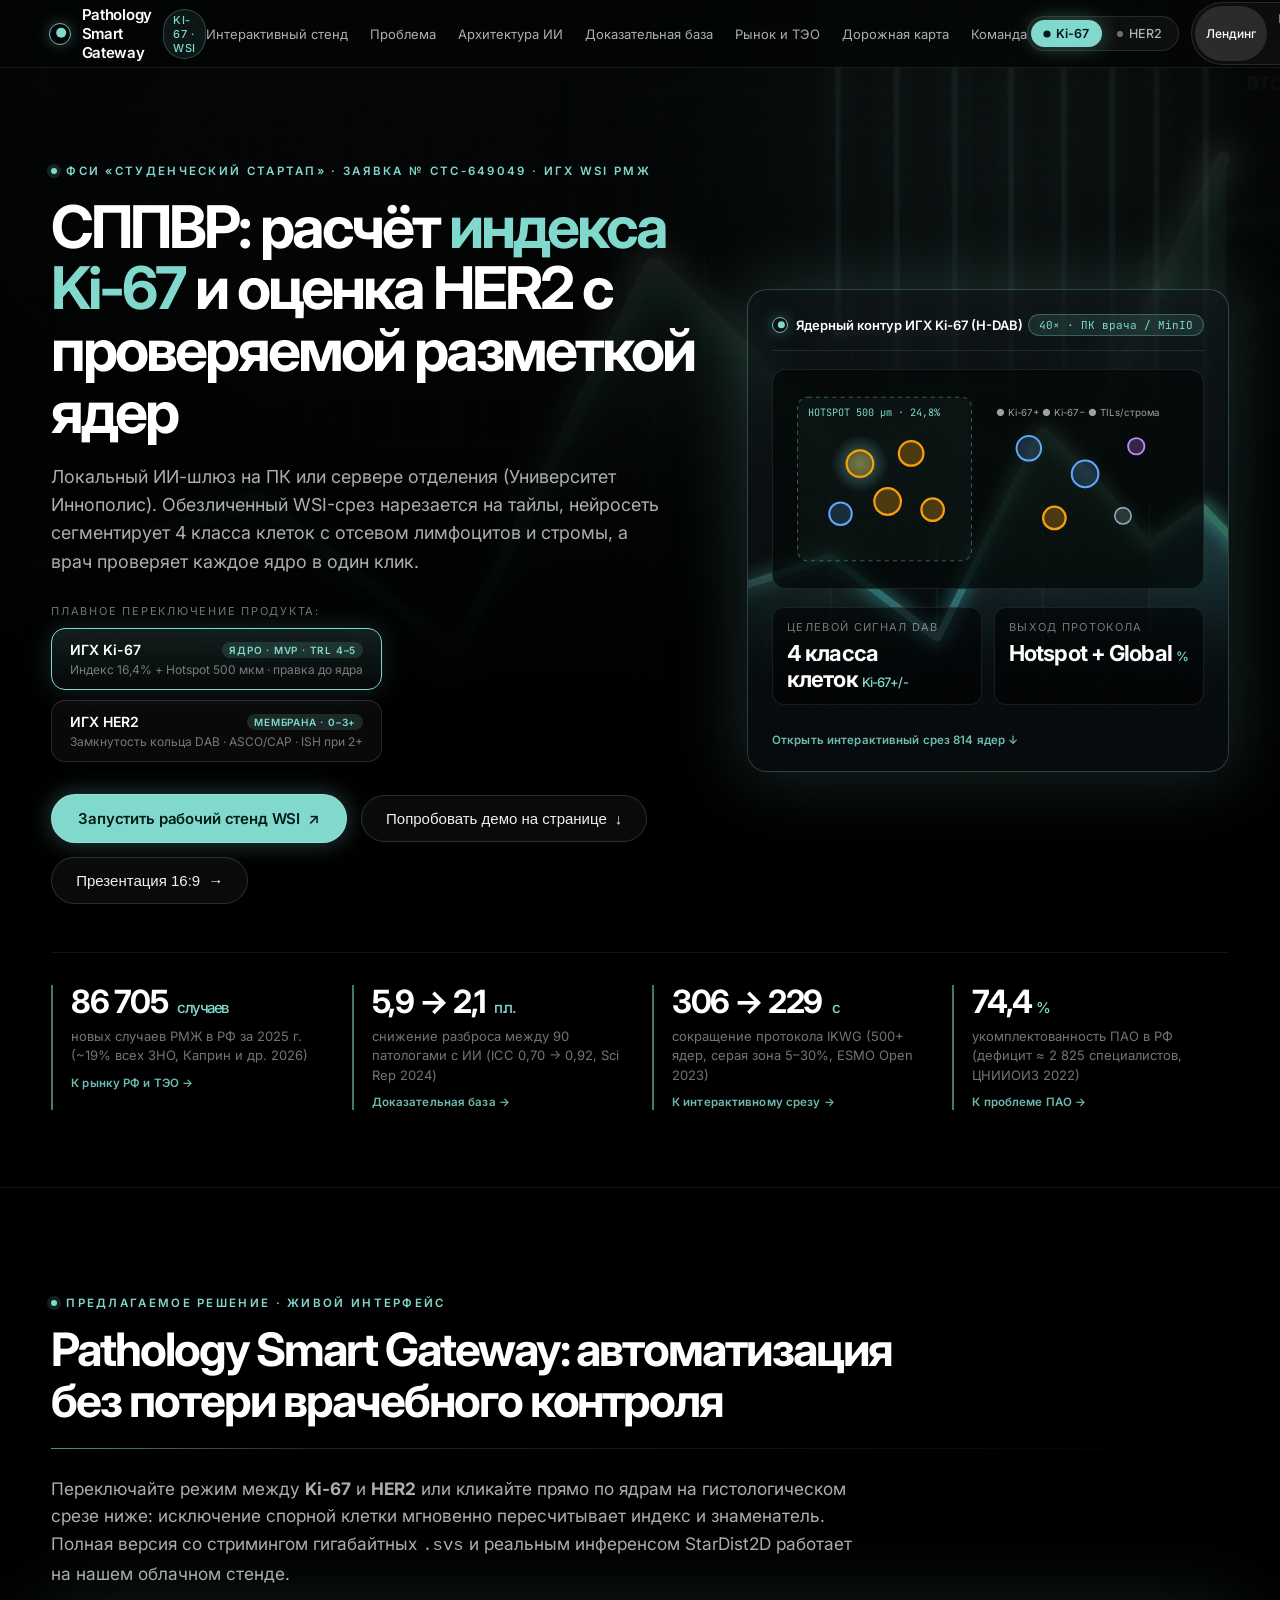
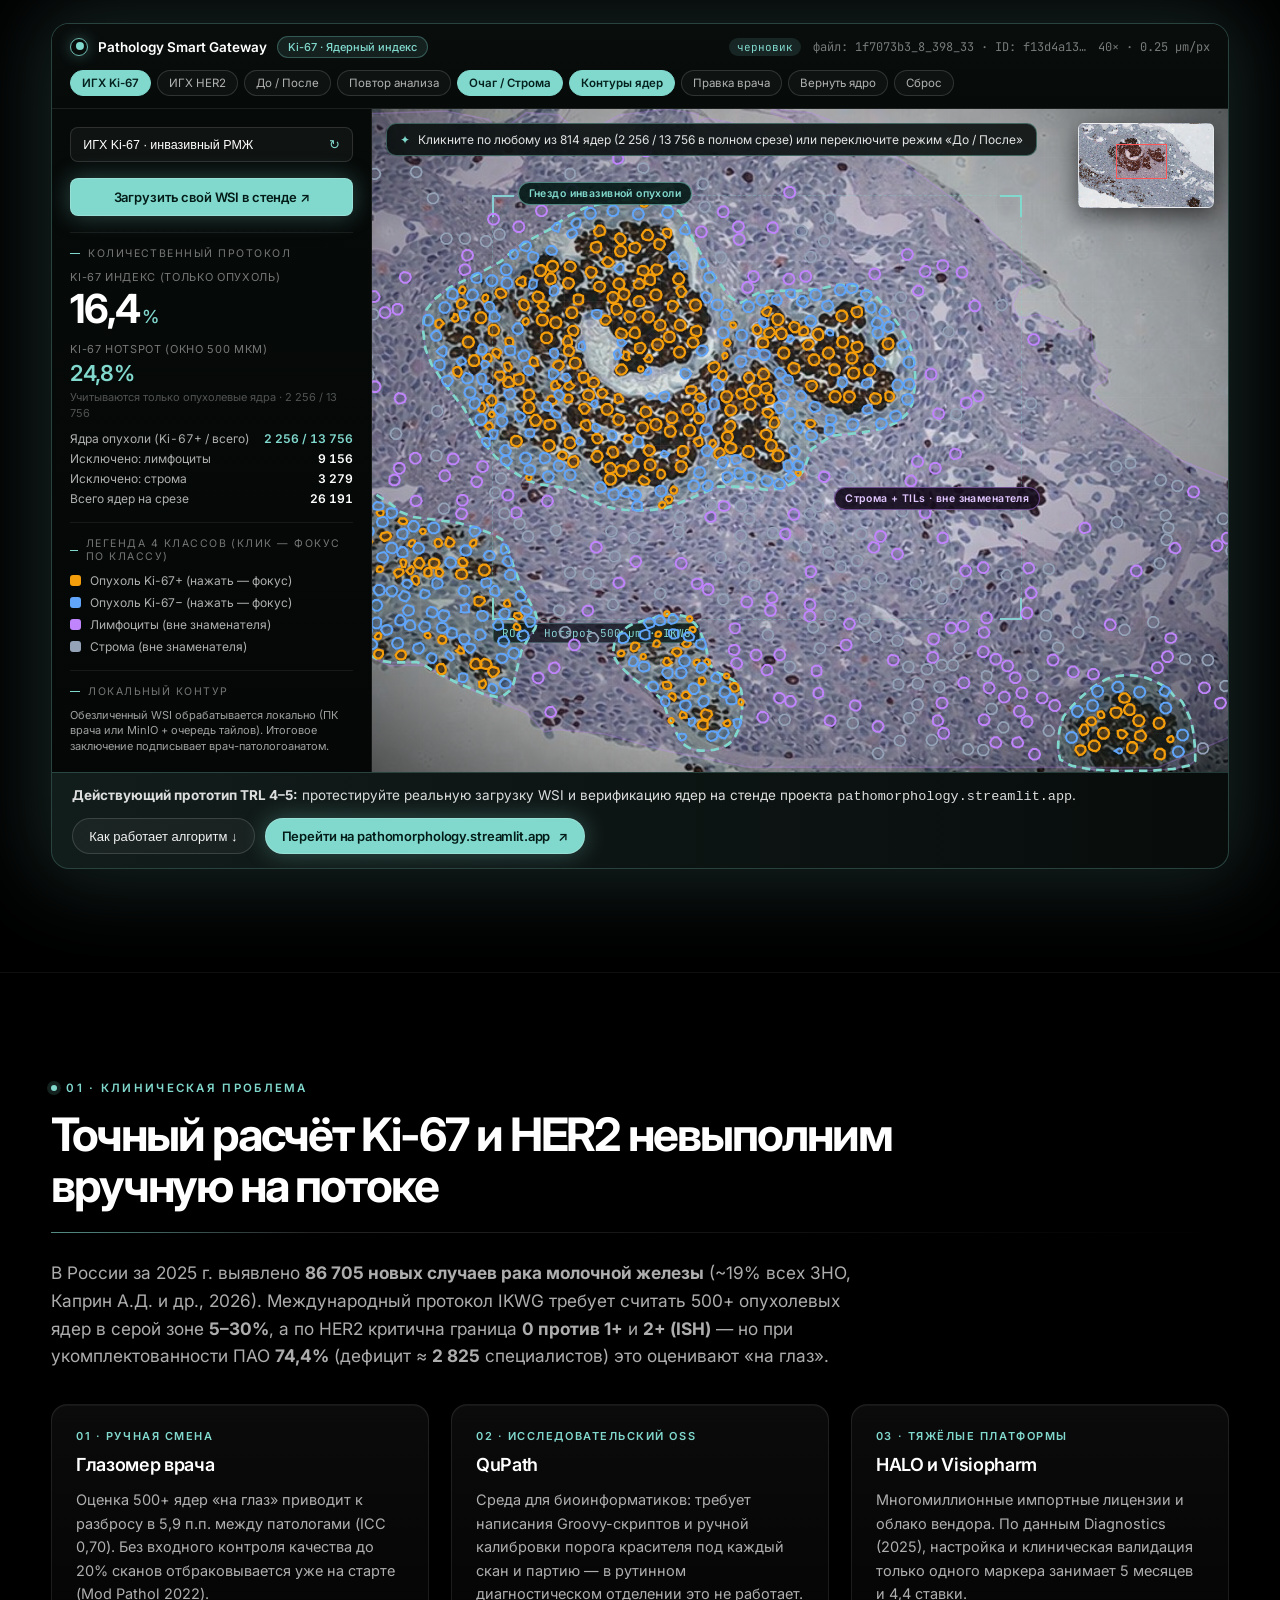
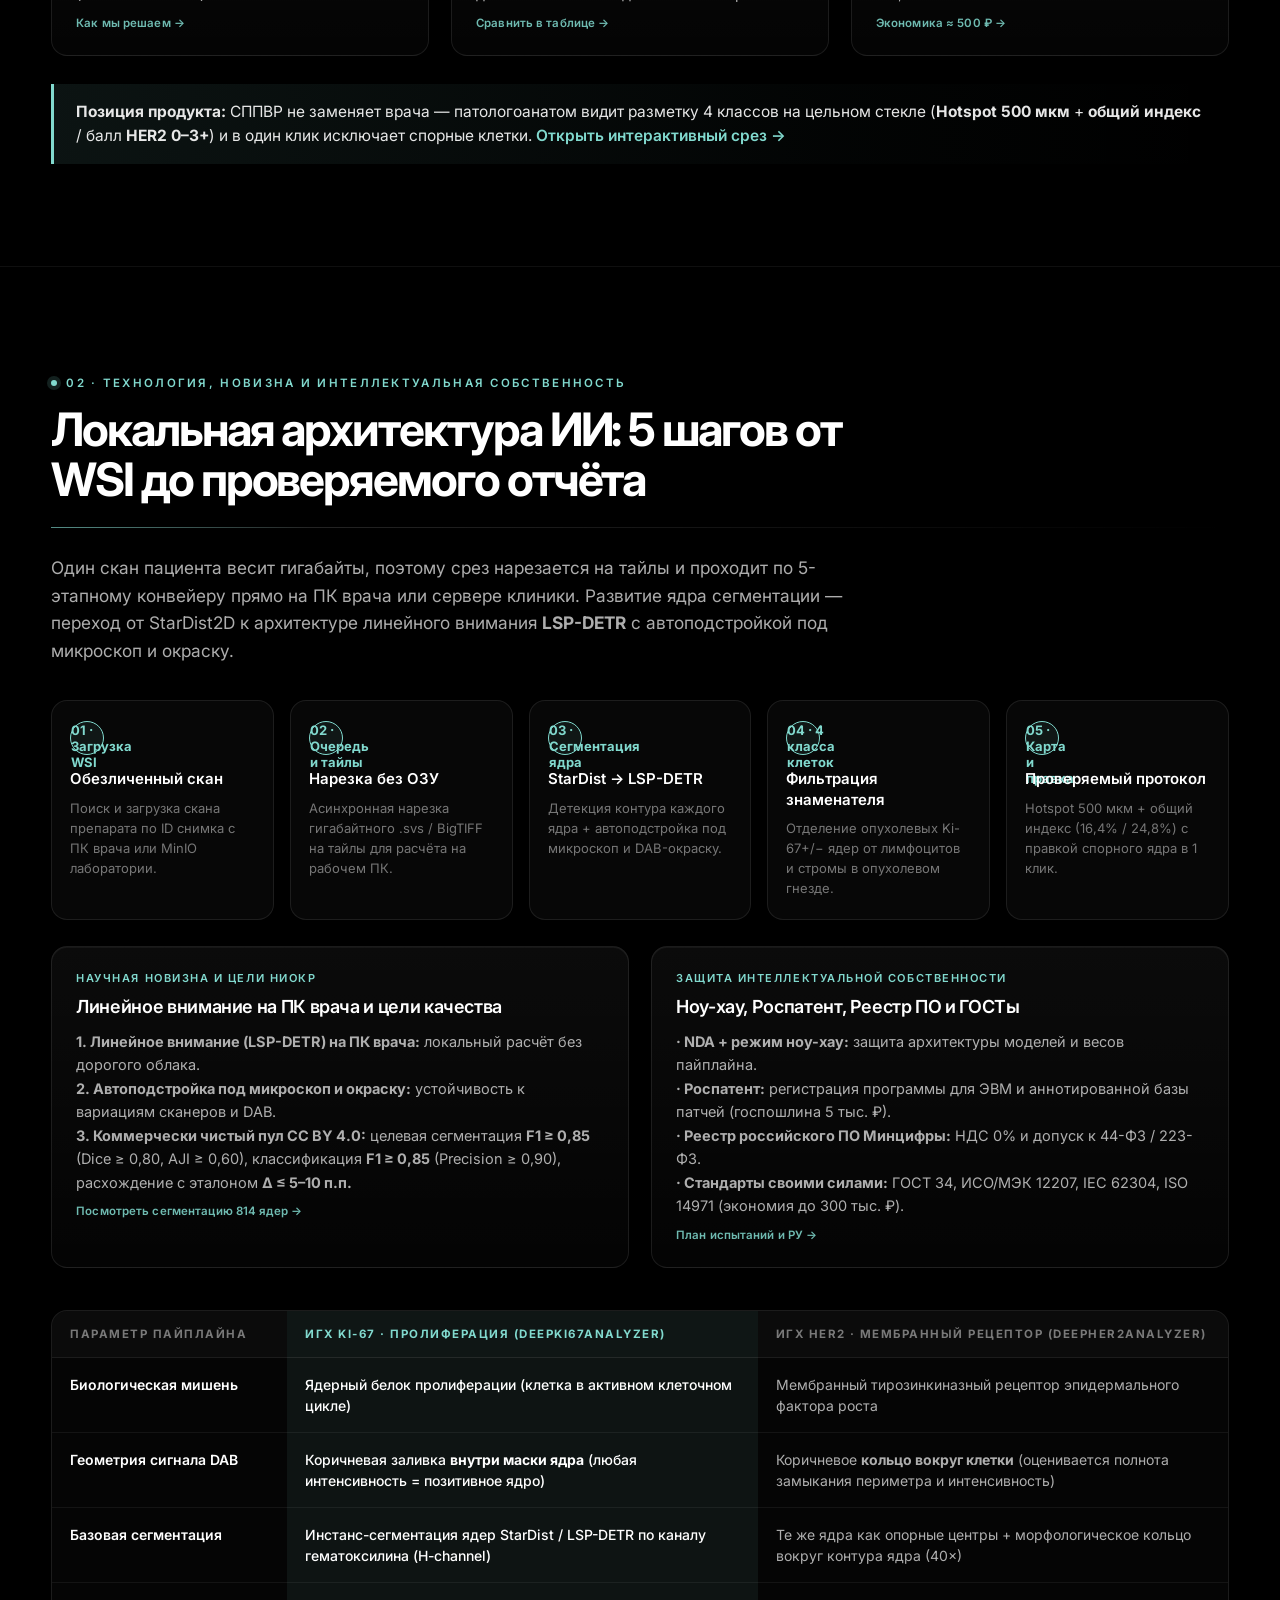
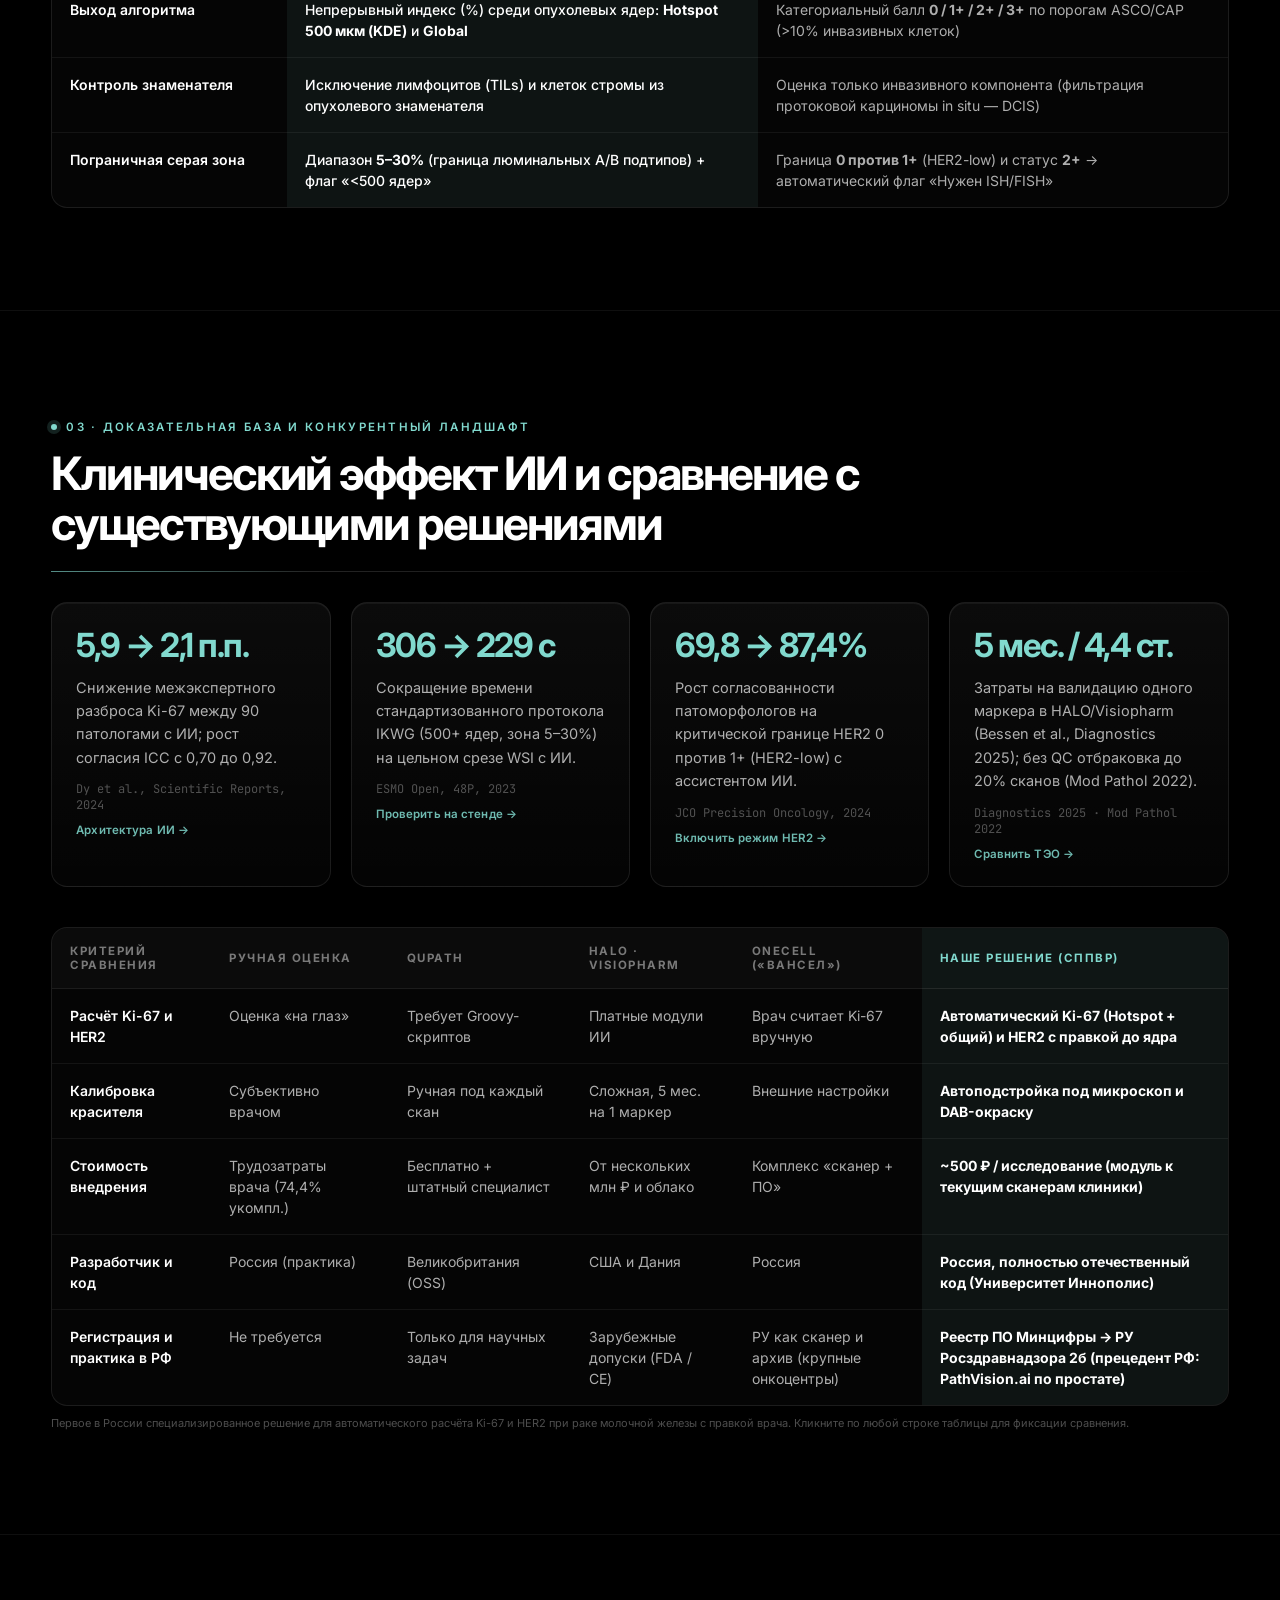
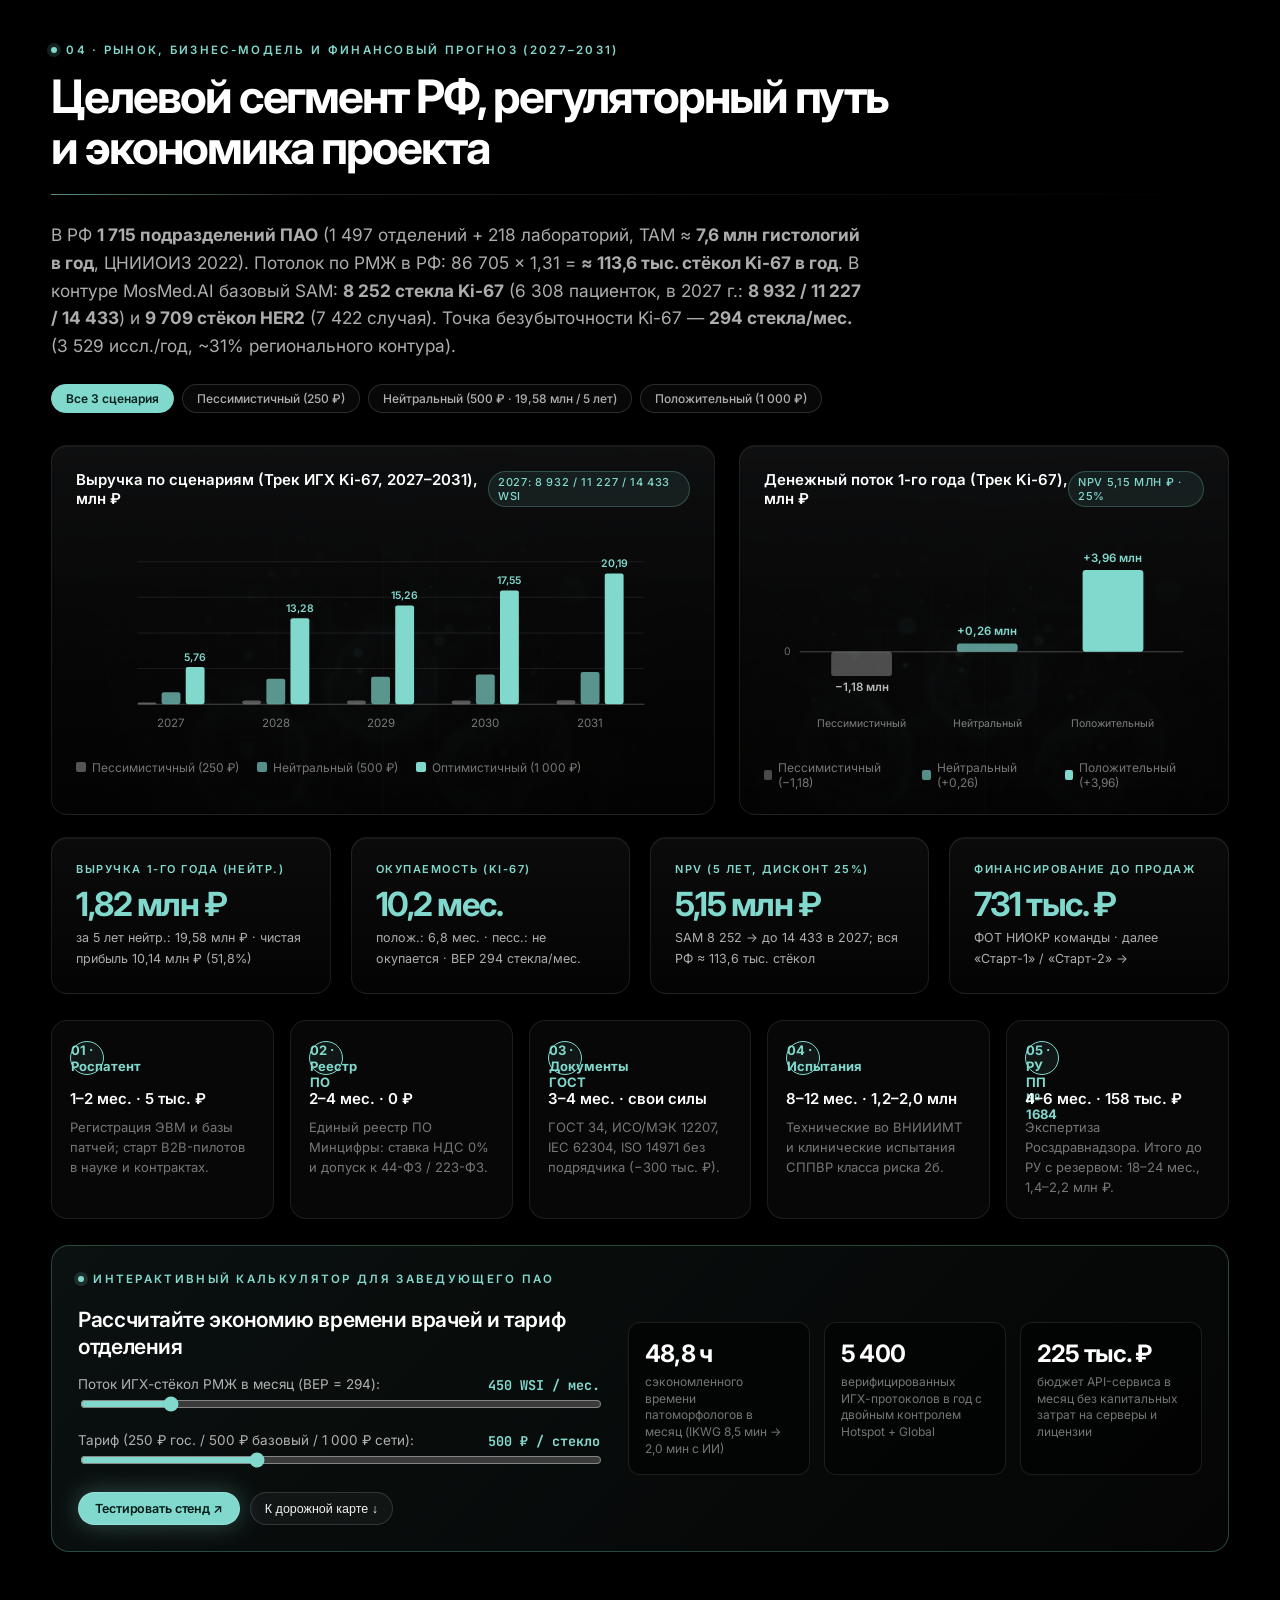
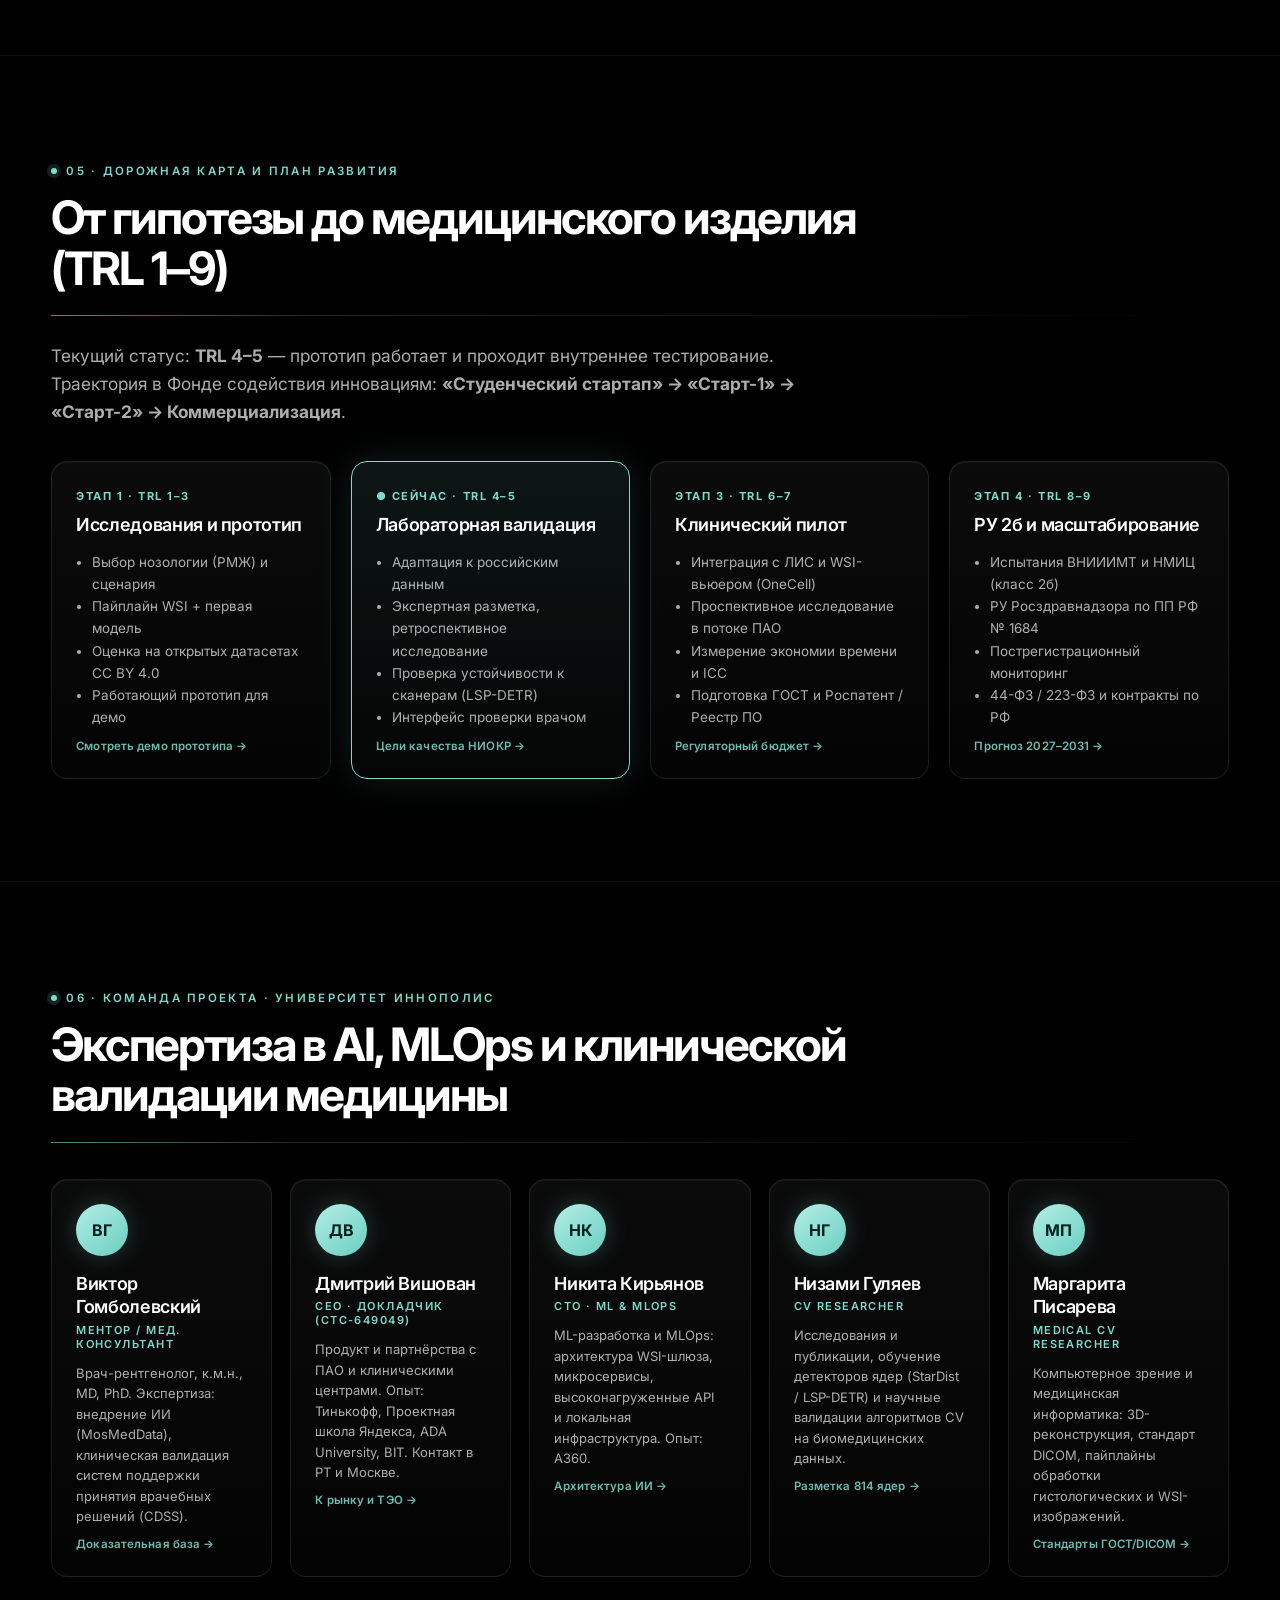
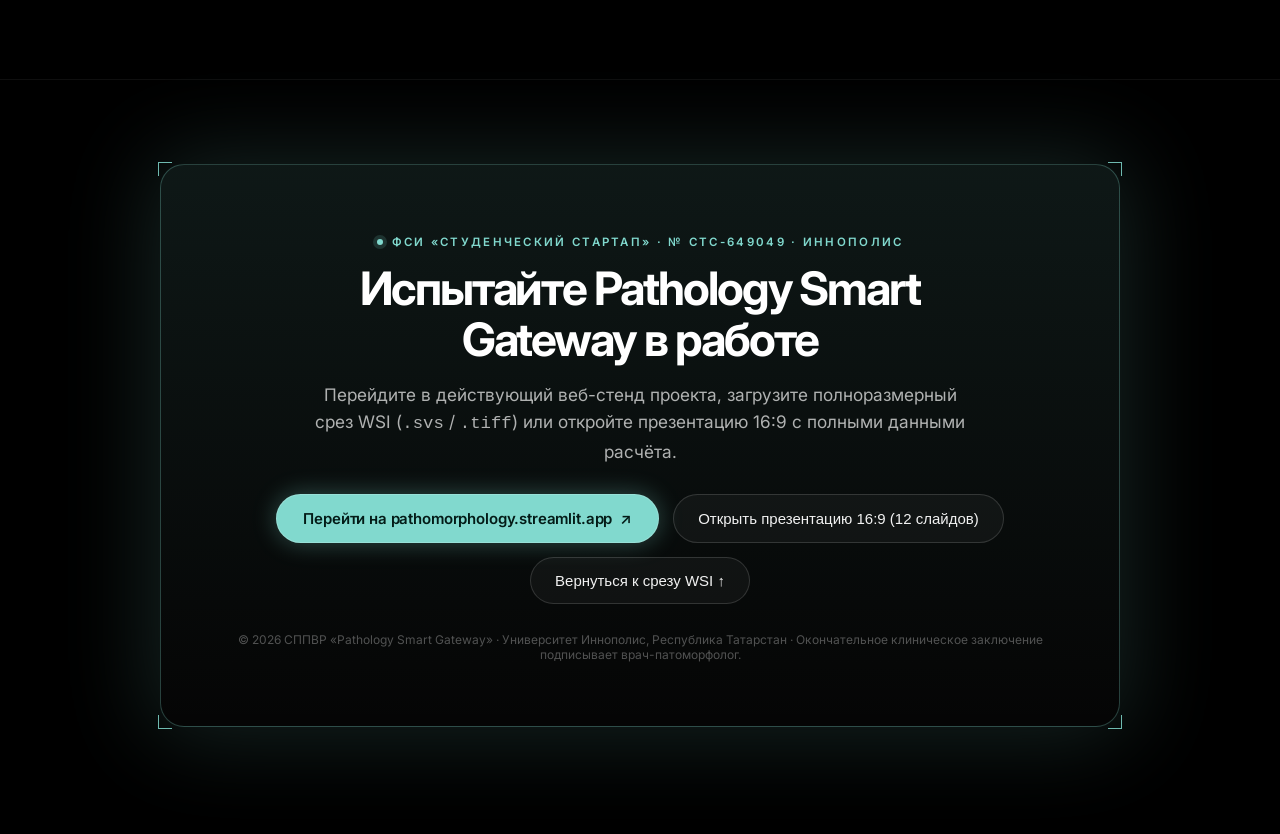
<file: assets/landing.html>
<!DOCTYPE html>
<html lang="ru">
<head>
  <meta charset="UTF-8" />
  <meta name="viewport" content="width=device-width, initial-scale=1.0, viewport-fit=cover" />
  <title>Pathology Smart Gateway — Цифровая патоморфология РМЖ (Ki-67 &amp; HER2)</title>
  <link rel="preconnect" href="https://fonts.googleapis.com" />
  <link rel="preconnect" href="https://fonts.gstatic.com" crossorigin />
  <link rel="stylesheet" href="https://fonts.googleapis.com/css2?family=Inter:wght@400;500;600;700;800&family=JetBrains+Mono:wght@400;500;600&display=swap" media="print" onload="this.media='all'" />
  <noscript><link rel="stylesheet" href="https://fonts.googleapis.com/css2?family=Inter:wght@400;500;600;700;800&family=JetBrains+Mono:wght@400;500;600&display=swap" /></noscript>
  <link rel="stylesheet" href="plates.css" />
  <style id="plates-inline">
    /* __PLATES_CSS__ */
  </style>
  <style>
    :root {
      --bg: #000000;
      --bg-elev: #050908;
      --bg-card: rgba(255, 255, 255, 0.032);
      --bg-card-hover: rgba(255, 255, 255, 0.055);
      --border: rgba(255, 255, 255, 0.09);
      --border-strong: rgba(129, 217, 206, 0.28);
      --text: rgba(255, 255, 255, 0.94);
      --text-sec: rgba(255, 255, 255, 0.68);
      --text-mute: rgba(255, 255, 255, 0.45);
      --text-dim: rgba(255, 255, 255, 0.30);

      /* Product theme tokens (smoothly morphed via JS/CSS) */
      --accent: #81D9CE;
      --accent-rgb: 129, 217, 206;
      --accent-2: #5BB8AC;
      --accent-her2: #E5B87B;
      --accent-her2-rgb: 229, 184, 123;
      --accent-ki67: #81D9CE;
      --accent-ki67-rgb: 129, 217, 206;
      --glow-spread: rgba(129, 217, 206, 0.16);
      --ease-out: cubic-bezier(0.22, 1, 0.36, 1);
      --ease-spring: cubic-bezier(0.18, 0.88, 0.28, 1.08);
    }

    body[data-product="her2"] {
      --accent: #E5B87B;
      --accent-rgb: 229, 184, 123;
      --accent-2: #81D9CE;
      --border-strong: rgba(229, 184, 123, 0.30);
      --glow-spread: rgba(229, 184, 123, 0.16);
    }

    * {
      box-sizing: border-box;
      scrollbar-width: thin;
      scrollbar-color: rgba(var(--accent-rgb), 0.25) transparent;
    }

    html {
      -webkit-text-size-adjust: 100%;
    }
    html, body {
      margin: 0;
      padding: 0;
      background: #000;
      color: var(--text);
      font-family: 'Inter', -apple-system, BlinkMacSystemFont, 'Segoe UI', sans-serif;
      -webkit-font-smoothing: antialiased;
      text-rendering: optimizeLegibility;
      scroll-behavior: smooth;
      max-width: 100%;
      overflow-x: clip;
      -webkit-overflow-scrolling: touch;
    }
    button, a, .card, .pipe-step, .h-metric, .gw-leg-item, .np {
      touch-action: manipulation;
      -webkit-tap-highlight-color: rgba(var(--accent-rgb), 0.14);
    }

    a {
      color: inherit;
      text-decoration: none;
    }

    /* ================= AMBIENT BACKGROUND & GRID ================= */
    .ambient-canvas {
      position: fixed;
      inset: 0;
      z-index: 0;
      pointer-events: none;
      overflow: hidden;
      background: #000;
    }
    .ambient-plate {
      position: absolute;
      inset: 0;
      background-repeat: no-repeat;
      background-position: center;
      background-size: cover;
      transition: opacity 0.9s var(--ease-out), transform 1.2s var(--ease-out), filter 0.9s var(--ease-out);
    }
    .ambient-plate--dna {
      background-image: var(--img-dna);
      opacity: 0.32;
      transform: scaleX(-1) scale(1.08);
    }
    body[data-product="her2"] .ambient-plate--dna {
      opacity: 0.20;
      filter: hue-rotate(-135deg) saturate(0.85);
      transform: scaleX(-1) scale(1.14) translate(-2%, 1%);
    }
    .ambient-plate--cells {
      background-image: var(--img-hero-cells, var(--img-cells));
      opacity: 0.24;
      background-position: 80% 20%;
    }
    body[data-product="her2"] .ambient-plate--cells {
      opacity: 0.32;
      filter: sepia(0.35) hue-rotate(-25deg) saturate(1.2);
      transform: scale(1.05);
    }
    .ambient-grid {
      position: absolute;
      inset: 0;
      background-image:
        linear-gradient(rgba(255, 255, 255, 0.032) 1px, transparent 1px),
        linear-gradient(90deg, rgba(255, 255, 255, 0.032) 1px, transparent 1px);
      background-size: 44px 44px;
      mask-image: radial-gradient(85% 75% at 65% 35%, #000 0%, rgba(0,0,0,0.4) 55%, transparent 90%);
      -webkit-mask-image: radial-gradient(85% 75% at 65% 35%, #000 0%, rgba(0,0,0,0.4) 55%, transparent 90%);
    }
    .ambient-glow {
      position: absolute;
      width: 68vw;
      height: 68vw;
      max-width: 920px;
      max-height: 920px;
      top: -18vw;
      right: -12vw;
      border-radius: 50%;
      background: radial-gradient(circle, rgba(var(--accent-rgb), 0.14) 0%, rgba(var(--accent-rgb), 0.03) 45%, transparent 72%);
      transition: background 0.8s var(--ease-out), transform 1s var(--ease-out);
      filter: blur(40px);
    }
    .ambient-scrim {
      position: absolute;
      inset: 0;
      background:
        radial-gradient(120% 90% at 50% 20%, transparent 25%, rgba(0, 0, 0, 0.82) 85%, #000 100%),
        linear-gradient(180deg, rgba(0,0,0,0.35) 0%, rgba(0,0,0,0.75) 50%, #000 100%);
    }

    /* ================= STICKY TOP NAVBAR ================= */
    .navbar {
      position: fixed;
      top: 0;
      left: 0;
      right: 0;
      z-index: 100;
      height: 68px;
      display: flex;
      align-items: center;
      justify-content: space-between;
      padding: 0 clamp(16px, 3.8vw, 56px);
      background: rgba(3, 6, 5, 0.78);
      backdrop-filter: blur(20px) saturate(140%);
      -webkit-backdrop-filter: blur(20px) saturate(140%);
      border-bottom: 1px solid rgba(255, 255, 255, 0.08);
      transition: border-color 0.5s var(--ease-out);
    }
    .nav-brand {
      display: flex;
      align-items: center;
      gap: 11px;
      font-weight: 600;
      font-size: 15px;
      letter-spacing: -0.02em;
      color: #fff;
    }
    .brand-nucleus {
      width: 22px;
      height: 22px;
      border-radius: 50%;
      border: 1.5px solid rgba(var(--accent-rgb), 0.85);
      box-shadow: 0 0 14px rgba(var(--accent-rgb), 0.32);
      position: relative;
      flex: none;
      transition: border-color 0.5s var(--ease-out), box-shadow 0.5s var(--ease-out);
    }
    .brand-nucleus::after {
      content: '';
      position: absolute;
      inset: 25%;
      border-radius: 50%;
      background: var(--accent);
      transform: translate(12%, -12%);
      transition: background 0.5s var(--ease-out), transform 0.5s var(--ease-out);
    }
    body[data-product="her2"] .brand-nucleus::after {
      background: transparent;
      border: 1.5px solid var(--accent);
      inset: 16%;
      transform: none;
    }
    .brand-tag {
      font-size: 11px;
      font-weight: 500;
      letter-spacing: 0.06em;
      text-transform: uppercase;
      color: var(--accent);
      background: rgba(var(--accent-rgb), 0.09);
      border: 1px solid rgba(var(--accent-rgb), 0.26);
      padding: 3px 9px;
      border-radius: 999px;
      transition: all 0.5s var(--ease-out);
    }

    .nav-links {
      display: flex;
      align-items: center;
      gap: 22px;
      font-size: 13px;
      color: var(--text-sec);
    }
    .nav-links a {
      transition: color 0.25s ease;
      white-space: nowrap;
    }
    .nav-links a:hover {
      color: #fff;
    }

    .nav-right {
      display: flex;
      align-items: center;
      gap: 12px;
    }

    /* ================= PRODUCT SWITCHER PILL (SMOOTH MORPH) ================= */
    .prod-switcher {
      position: relative;
      display: inline-flex;
      align-items: center;
      background: rgba(255, 255, 255, 0.04);
      border: 1px solid rgba(255, 255, 255, 0.11);
      border-radius: 999px;
      padding: 3px;
      gap: 2px;
    }
    .prod-btn {
      position: relative;
      z-index: 2;
      appearance: none;
      border: 0;
      background: transparent;
      color: var(--text-sec);
      font-family: inherit;
      font-size: 12.5px;
      font-weight: 500;
      padding: 6px 13px;
      border-radius: 999px;
      cursor: pointer;
      transition: color 0.35s var(--ease-out), background 0.35s var(--ease-out), box-shadow 0.35s var(--ease-out);
      display: inline-flex;
      align-items: center;
      gap: 6px;
      white-space: nowrap;
    }
    .prod-btn .dot {
      width: 6px;
      height: 6px;
      border-radius: 50%;
      background: currentColor;
      opacity: 0.6;
      transition: transform 0.35s var(--ease-out), opacity 0.35s var(--ease-out);
    }
    .prod-btn.active {
      color: #031916;
      background: var(--accent);
      font-weight: 600;
      box-shadow: 0 0 20px rgba(var(--accent-rgb), 0.38);
    }
    .prod-btn.active .dot {
      opacity: 1;
      transform: scale(1.2);
    }

    /* View Mode Toggle (Landing vs 16:9 Pitch Deck) */
    .view-toggle {
      display: inline-flex;
      background: rgba(255, 255, 255, 0.04);
      border: 1px solid rgba(255, 255, 255, 0.11);
      border-radius: 999px;
      padding: 3px;
    }
    .view-btn {
      appearance: none;
      border: 0;
      background: transparent;
      color: var(--text-mute);
      font-family: inherit;
      font-size: 12px;
      font-weight: 500;
      padding: 5px 11px;
      border-radius: 999px;
      cursor: pointer;
      transition: all 0.3s var(--ease-out);
    }
    .view-btn.active {
      color: #fff;
      background: rgba(255, 255, 255, 0.12);
    }

    /* CTA Buttons */
    .btn-cta {
      display: inline-flex;
      align-items: center;
      gap: 8px;
      background: var(--accent);
      color: #031b17;
      font-weight: 600;
      font-size: 13px;
      letter-spacing: -0.01em;
      padding: 9px 16px;
      border-radius: 999px;
      border: 1px solid rgba(255, 255, 255, 0.18);
      box-shadow: 0 0 24px rgba(var(--accent-rgb), 0.32);
      transition: transform 0.28s var(--ease-out), box-shadow 0.28s var(--ease-out), background 0.5s var(--ease-out);
      white-space: nowrap;
      cursor: pointer;
    }
    .btn-cta:hover {
      transform: translateY(-1.5px);
      box-shadow: 0 6px 32px rgba(var(--accent-rgb), 0.52);
    }
    .btn-cta--lg {
      font-size: 15px;
      padding: 14px 26px;
    }
    .btn-ghost {
      display: inline-flex;
      align-items: center;
      gap: 8px;
      background: rgba(255, 255, 255, 0.04);
      color: var(--text);
      font-weight: 500;
      font-size: 15px;
      padding: 14px 24px;
      border-radius: 999px;
      border: 1px solid rgba(255, 255, 255, 0.14);
      transition: all 0.28s var(--ease-out);
      cursor: pointer;
    }
    .btn-ghost:hover {
      background: rgba(255, 255, 255, 0.08);
      border-color: rgba(var(--accent-rgb), 0.45);
      color: var(--accent);
    }

    /* ================= SMOOTH MORPH TRANSITION ANIMATION ================= */
    .morph-target {
      transition: opacity 0.42s var(--ease-out), transform 0.48s var(--ease-out), filter 0.42s var(--ease-out);
    }
    body.is-morphing .morph-target {
      opacity: 0.18;
      transform: translate3d(0, 7px, 0) scale(0.994);
      filter: blur(3px);
    }

    /* ================= LAYOUT CONTAINERS ================= */
    .landing-main {
      position: relative;
      z-index: 2;
      padding-top: 68px;
    }
    body[data-view="deck"] .landing-main {
      display: none;
    }
    .container {
      width: min(1280px, 92vw);
      margin: 0 auto;
    }
    section.sec {
      position: relative;
      padding: clamp(64px, 8vw, 112px) 0;
      border-bottom: 1px solid rgba(255, 255, 255, 0.06);
    }

    /* Section typography */
    .eyebrow {
      display: inline-flex;
      align-items: center;
      gap: 9px;
      font-size: 11.5px;
      font-weight: 600;
      text-transform: uppercase;
      letter-spacing: 0.2em;
      color: var(--accent);
      transition: color 0.5s var(--ease-out);
    }
    .eyebrow::before {
      content: '';
      width: 6px;
      height: 6px;
      border-radius: 50%;
      background: var(--accent);
      box-shadow: 0 0 0 4px rgba(var(--accent-rgb), 0.15);
      transition: background 0.5s var(--ease-out), box-shadow 0.5s var(--ease-out);
    }
    .sec-h1 {
      margin: 14px 0 0;
      font-size: clamp(28px, 3.6vw, 48px);
      font-weight: 700;
      letter-spacing: -0.045em;
      line-height: 1.1;
      color: #fff;
      max-width: 860px;
    }
    .sec-rule {
      height: 1px;
      margin: 22px 0 26px;
      border: 0;
      background: linear-gradient(90deg, rgba(var(--accent-rgb), 0.65) 0%, rgba(255,255,255,0.14) 22%, rgba(255,255,255,0.06) 65%, transparent 100%);
      transition: background 0.6s var(--ease-out);
    }
    .sec-lead {
      margin: 0;
      font-size: clamp(16px, 1.35vw, 19.5px);
      line-height: 1.6;
      color: var(--text-sec);
      max-width: 820px;
    }

    /* ROI Brackets */
    .roi-card {
      position: relative;
    }
    .roi-card > i.br {
      position: absolute;
      width: 14px;
      height: 14px;
      pointer-events: none;
      border: 0 solid rgba(var(--accent-rgb), 0.85);
      transition: border-color 0.5s var(--ease-out), width 0.35s var(--ease-out), height 0.35s var(--ease-out);
      z-index: 5;
    }
    .roi-card:hover > i.br {
      width: 18px;
      height: 18px;
    }
    .roi-card > i.br:nth-child(1) { top: -3px; left: -3px; border-top-width: 1.5px; border-left-width: 1.5px; }
    .roi-card > i.br:nth-child(2) { top: -3px; right: -3px; border-top-width: 1.5px; border-right-width: 1.5px; }
    .roi-card > i.br:nth-child(3) { bottom: -3px; left: -3px; border-bottom-width: 1.5px; border-left-width: 1.5px; }
    .roi-card > i.br:nth-child(4) { bottom: -3px; right: -3px; border-bottom-width: 1.5px; border-right-width: 1.5px; }

    /* ================= HERO SECTION ================= */
    .hero-sec {
      padding: clamp(54px, 7vw, 96px) 0 clamp(56px, 6vw, 84px);
      position: relative;
      border-bottom: 1px solid rgba(255, 255, 255, 0.08);
    }
    .hero-grid {
      display: grid;
      grid-template-columns: 1.15fr 0.85fr;
      gap: 44px;
      align-items: center;
    }
    .hero-title {
      margin: 18px 0 0;
      font-size: clamp(36px, 4.6vw, 64px);
      font-weight: 700;
      letter-spacing: -0.05em;
      line-height: 1.05;
      color: #fff;
    }
    .hero-title .hl-accent {
      color: var(--accent);
      transition: color 0.5s var(--ease-out);
    }
    .hero-sub {
      margin: 20px 0 0;
      font-size: clamp(16.5px, 1.4vw, 20px);
      line-height: 1.58;
      color: var(--text-sec);
      max-width: 620px;
    }
    .hero-switcher-wrap {
      margin-top: 28px;
      display: flex;
      flex-direction: column;
      gap: 10px;
    }
    .hero-switcher-lbl {
      font-size: 11px;
      text-transform: uppercase;
      letter-spacing: 0.16em;
      color: var(--text-mute);
    }
    .hero-tabs {
      display: inline-flex;
      flex-wrap: wrap;
      gap: 10px;
    }
    .hero-tab {
      appearance: none;
      border: 1px solid rgba(255, 255, 255, 0.12);
      background: rgba(255, 255, 255, 0.035);
      color: var(--text-sec);
      padding: 12px 18px;
      border-radius: 14px;
      font-family: inherit;
      cursor: pointer;
      text-align: left;
      transition: all 0.35s var(--ease-out);
      min-width: 175px;
    }
    .hero-tab:hover {
      background: rgba(255, 255, 255, 0.06);
      border-color: rgba(var(--accent-rgb), 0.35);
    }
    .hero-tab.active {
      background: linear-gradient(180deg, rgba(var(--accent-rgb), 0.14) 0%, rgba(var(--accent-rgb), 0.04) 100%);
      border-color: var(--accent);
      box-shadow: 0 0 28px rgba(var(--accent-rgb), 0.18);
    }
    .ht-top {
      display: flex;
      align-items: center;
      justify-content: space-between;
      font-size: 14px;
      font-weight: 600;
      color: #fff;
    }
    .ht-badge {
      font-size: 10px;
      font-weight: 600;
      text-transform: uppercase;
      letter-spacing: 0.08em;
      padding: 2px 7px;
      border-radius: 99px;
      background: rgba(var(--accent-rgb), 0.15);
      color: var(--accent);
    }
    .ht-sub {
      margin-top: 4px;
      font-size: 12px;
      color: var(--text-mute);
    }

    .hero-actions {
      margin-top: 32px;
      display: flex;
      flex-wrap: wrap;
      gap: 14px;
      align-items: center;
    }

    /* Hero Right Visual Holistic Card */
    .hero-visual {
      position: relative;
      background: linear-gradient(180deg, rgba(255,255,255,0.045) 0%, rgba(255,255,255,0.015) 100%);
      border: 1px solid var(--border-strong);
      border-radius: 20px;
      padding: 24px;
      box-shadow: 0 0 70px 10px var(--glow-spread);
      overflow: hidden;
      transition: border-color 0.5s var(--ease-out), box-shadow 0.5s var(--ease-out);
    }
    .hero-visual-bg {
      position: absolute;
      inset: 0;
      background-image: var(--img-hero-cells, var(--img-cells));
      background-size: cover;
      background-position: center;
      opacity: 0.42;
      transition: transform 0.9s var(--ease-out), filter 0.8s var(--ease-out);
    }
    body[data-product="her2"] .hero-visual-bg {
      transform: scale(1.08);
      filter: sepia(0.32) hue-rotate(-20deg) contrast(1.06);
    }
    .hero-visual-inner {
      position: relative;
      z-index: 2;
      display: flex;
      flex-direction: column;
      gap: 18px;
    }
    .hv-header {
      display: flex;
      align-items: center;
      justify-content: space-between;
      border-bottom: 1px solid rgba(255, 255, 255, 0.1);
      padding-bottom: 14px;
    }
    .hv-title {
      font-size: 13px;
      font-weight: 600;
      color: #fff;
      display: flex;
      align-items: center;
      gap: 8px;
    }
    .hv-live {
      font-size: 11px;
      color: var(--accent);
      background: rgba(var(--accent-rgb), 0.12);
      border: 1px solid rgba(var(--accent-rgb), 0.3);
      padding: 3px 10px;
      border-radius: 99px;
      font-family: 'JetBrains Mono', monospace;
    }
    .hv-diagram {
      height: 220px;
      border-radius: 14px;
      background: rgba(4, 9, 8, 0.78);
      border: 1px solid rgba(255, 255, 255, 0.09);
      position: relative;
      overflow: hidden;
      display: flex;
      align-items: center;
      justify-content: center;
    }
    .hv-stats {
      display: grid;
      grid-template-columns: 1fr 1fr;
      gap: 12px;
    }
    .hv-stat-box {
      background: rgba(0, 0, 0, 0.55);
      border: 1px solid rgba(255, 255, 255, 0.09);
      border-radius: 12px;
      padding: 12px 14px;
    }
    .hv-stat-k {
      font-size: 11px;
      text-transform: uppercase;
      letter-spacing: 0.12em;
      color: var(--text-mute);
    }
    .hv-stat-v {
      margin-top: 6px;
      font-size: 22px;
      font-weight: 700;
      letter-spacing: -0.04em;
      color: #fff;
    }
    .hv-stat-v span {
      font-size: 13px;
      font-weight: 500;
      color: var(--accent);
      margin-left: 4px;
    }

    /* Hero Bottom 4 Metrics Strip */
    .hero-metrics {
      margin-top: 48px;
      padding-top: 32px;
      border-top: 1px solid rgba(255, 255, 255, 0.08);
      display: grid;
      grid-template-columns: repeat(4, 1fr);
      gap: 24px;
    }
    .h-metric {
      padding-left: 18px;
      border-left: 2px solid rgba(var(--accent-rgb), 0.55);
      transition: border-color 0.5s var(--ease-out);
    }
    .h-metric-v {
      font-size: clamp(26px, 2.5vw, 36px);
      font-weight: 700;
      letter-spacing: -0.045em;
      color: #fff;
      line-height: 1.05;
    }
    .h-metric-v small {
      font-size: 15px;
      font-weight: 500;
      color: var(--accent);
      margin-left: 4px;
    }
    .h-metric-l {
      margin-top: 8px;
      font-size: 13px;
      line-height: 1.5;
      color: var(--text-mute);
    }

    /* ================= INTERACTIVE WSI GATEWAY SIMULATOR ================= */
    .gateway-wrap {
      margin-top: 36px;
      background: #050807;
      border: 1px solid var(--border-strong);
      border-radius: 18px;
      box-shadow: 0 0 80px 16px var(--glow-spread);
      overflow: hidden;
      transition: border-color 0.5s var(--ease-out), box-shadow 0.5s var(--ease-out);
    }
    .gw-topbar {
      display: flex;
      align-items: center;
      justify-content: space-between;
      flex-wrap: wrap;
      gap: 12px;
      padding: 12px 18px;
      background: linear-gradient(180deg, #090e0d 0%, #060a09 100%);
      border-bottom: 1px solid rgba(255, 255, 255, 0.08);
    }
    .gw-brand {
      display: flex;
      align-items: center;
      gap: 10px;
    }
    .gw-title {
      font-size: 13.5px;
      font-weight: 600;
      color: #fff;
    }
    .gw-badge {
      font-size: 11px;
      color: var(--accent);
      background: rgba(var(--accent-rgb), 0.1);
      border: 1px solid rgba(var(--accent-rgb), 0.3);
      border-radius: 99px;
      padding: 3px 10px;
      font-weight: 500;
    }
    .gw-file-meta {
      display: flex;
      align-items: center;
      gap: 12px;
      font-size: 12px;
      color: var(--text-mute);
      font-family: 'JetBrains Mono', monospace;
    }
    .gw-status-pill {
      color: #81D9CE;
      background: rgba(129, 217, 206, 0.12);
      padding: 2px 8px;
      border-radius: 99px;
      font-size: 11px;
    }
    .gw-toolbar {
      display: flex;
      align-items: center;
      gap: 6px;
      flex-wrap: wrap;
    }
    .gw-tool {
      appearance: none;
      border: 1px solid rgba(255, 255, 255, 0.14);
      background: rgba(255, 255, 255, 0.03);
      color: var(--text-sec);
      font-family: inherit;
      font-size: 11.5px;
      padding: 5px 11px;
      border-radius: 99px;
      cursor: pointer;
      transition: all 0.25s ease;
    }
    .gw-tool:hover {
      border-color: rgba(var(--accent-rgb), 0.45);
      color: #fff;
    }
    .gw-tool.active {
      background: var(--accent);
      border-color: var(--accent);
      color: #04211d;
      font-weight: 600;
    }

    .gw-body {
      display: grid;
      grid-template-columns: 320px 1fr;
      min-height: 540px;
    }
    .gw-sidebar {
      padding: 18px;
      background: linear-gradient(180deg, #060a09 0%, #040706 100%);
      border-right: 1px solid rgba(255, 255, 255, 0.08);
      display: flex;
      flex-direction: column;
      gap: 16px;
    }
    .gw-select-box {
      display: flex;
      align-items: center;
      justify-content: space-between;
      padding: 9px 12px;
      border-radius: 8px;
      background: rgba(255, 255, 255, 0.04);
      border: 1px solid rgba(255, 255, 255, 0.12);
      font-size: 12.5px;
      color: #fff;
    }
    .gw-block {
      border-top: 1px solid rgba(255, 255, 255, 0.07);
      padding-top: 14px;
    }
    .gw-block-t {
      display: flex;
      align-items: center;
      gap: 8px;
      font-size: 10.5px;
      text-transform: uppercase;
      letter-spacing: 0.14em;
      color: var(--text-mute);
      margin-bottom: 10px;
    }
    .gw-block-t::before {
      content: '';
      width: 10px;
      height: 1px;
      background: var(--accent);
    }
    .gw-metric-lbl {
      font-size: 11px;
      text-transform: uppercase;
      letter-spacing: 0.06em;
      color: var(--text-mute);
    }
    .gw-val-big {
      font-size: 40px;
      font-weight: 700;
      letter-spacing: -0.045em;
      color: #fff;
      line-height: 1.05;
      margin-top: 4px;
    }
    .gw-val-big span {
      font-size: 18px;
      font-weight: 500;
      color: var(--accent);
      margin-left: 3px;
    }
    .gw-val-mid {
      font-size: 22px;
      font-weight: 600;
      letter-spacing: -0.03em;
      color: var(--accent);
      margin-top: 4px;
    }
    .gw-footnote {
      font-size: 11px;
      color: var(--text-dim);
      margin-top: 4px;
      line-height: 1.4;
    }
    .gw-kv-list {
      margin-top: 10px;
      display: flex;
      flex-direction: column;
      gap: 5px;
      font-size: 12px;
      color: var(--text-sec);
    }
    .gw-kv-row {
      display: flex;
      justify-content: space-between;
      font-variant-numeric: tabular-nums;
    }
    .gw-kv-row b {
      color: #fff;
      font-weight: 600;
    }
    .gw-legend {
      display: flex;
      flex-direction: column;
      gap: 7px;
      font-size: 12px;
      color: var(--text-sec);
    }
    .gw-leg-item {
      display: flex;
      align-items: center;
      gap: 9px;
    }
    .gw-swatch {
      width: 11px;
      height: 11px;
      border-radius: 3px;
      flex: none;
    }

    /* Right WSI Canvas */
    .gw-canvas {
      position: relative;
      background: #080b0a;
      overflow: hidden;
      min-height: 520px;
      user-select: none;
    }
    .gw-zoom-stage {
      position: absolute;
      inset: 0;
      transition: transform 0.8s var(--ease-out), filter 0.8s var(--ease-out);
    }
    body[data-product="her2"] .gw-zoom-stage {
      transform: scale(1.04);
    }
    .gw-wsi-img {
      position: absolute;
      inset: 0;
      background-image: var(--img-tissue);
      background-size: cover;
      background-position: 50% 50%;
      filter: brightness(0.92) saturate(1.04);
      transition: filter 0.8s var(--ease-out);
    }
    body[data-product="her2"] .gw-wsi-img {
      filter: brightness(0.88) contrast(1.08) hue-rotate(-8deg);
    }
    .gw-wsi-grid {
      position: absolute;
      inset: 0;
      background-image:
        linear-gradient(rgba(255, 255, 255, 0.05) 1px, transparent 1px),
        linear-gradient(90deg, rgba(255, 255, 255, 0.05) 1px, transparent 1px);
      background-size: 48px 48px;
      pointer-events: none;
    }
    .gw-wsi-vig {
      position: absolute;
      inset: 0;
      background: radial-gradient(78% 82% at 48% 46%, rgba(5,8,7,0) 22%, rgba(5,8,7,0.28) 65%, rgba(5,8,7,0.78) 100%);
      pointer-events: none;
    }
    .gw-cells-layer {
      position: absolute;
      inset: 0;
    }
    .gw-cell {
      position: absolute;
      border-radius: 50%;
      transform: translate(-50%, -50%);
      cursor: pointer;
      transition: transform 0.25s var(--ease-spring), border-color 0.35s ease, background 0.35s ease, box-shadow 0.35s ease, opacity 0.35s ease;
    }
    .gw-cell:hover {
      transform: translate(-50%, -50%) scale(1.85) !important;
      z-index: 15;
    }
    /* Ki-67 nuclear styles */
    .gw-cell.ki-pos {
      background: rgba(129, 217, 206, 0.88);
      border: 1.5px solid #fff;
      box-shadow: 0 0 10px rgba(129, 217, 206, 0.75);
    }
    .gw-cell.ki-neg {
      background: rgba(129, 217, 206, 0.08);
      border: 1.5px solid rgba(129, 217, 206, 0.82);
    }
    .gw-cell.ki-til {
      background: rgba(192, 152, 214, 0.55);
      border: 1px solid rgba(215, 185, 235, 0.8);
    }
    /* HER2 membrane ring styles */
    .gw-cell.her2-3 {
      background: rgba(229, 184, 123, 0.22);
      border: 2.5px solid #E5B87B;
      box-shadow: 0 0 12px rgba(229, 184, 123, 0.85);
    }
    .gw-cell.her2-2 {
      background: rgba(229, 184, 123, 0.10);
      border: 2px dashed #E5B87B;
      box-shadow: 0 0 8px rgba(229, 184, 123, 0.45);
    }
    .gw-cell.her2-1 {
      background: transparent;
      border: 1.2px dotted rgba(129, 217, 206, 0.75);
    }
    .gw-cell.her2-0 {
      background: rgba(141, 158, 201, 0.18);
      border: 1px solid rgba(141, 158, 201, 0.55);
    }

    .gw-roi-box {
      position: absolute;
      left: 14%;
      top: 13%;
      width: 62%;
      height: 64%;
      border: 1px dashed rgba(var(--accent-rgb), 0.35);
      pointer-events: none;
      transition: all 0.5s var(--ease-out);
    }
    .gw-roi-box i {
      position: absolute;
      width: 22px;
      height: 22px;
      border: 0 solid var(--accent);
    }
    .gw-roi-box i:nth-child(1) { top: -1px; left: -1px; border-top-width: 2px; border-left-width: 2px; }
    .gw-roi-box i:nth-child(2) { top: -1px; right: -1px; border-top-width: 2px; border-right-width: 2px; }
    .gw-roi-box i:nth-child(3) { bottom: -1px; left: -1px; border-bottom-width: 2px; border-left-width: 2px; }
    .gw-roi-box i:nth-child(4) { bottom: -1px; right: -1px; border-bottom-width: 2px; border-right-width: 2px; }
    .gw-roi-lbl {
      position: absolute;
      left: 0;
      bottom: -24px;
      font-size: 11px;
      font-family: 'JetBrains Mono', monospace;
      color: var(--accent);
      background: rgba(4, 10, 9, 0.85);
      padding: 2px 8px;
      border-radius: 4px;
      border: 1px solid rgba(var(--accent-rgb), 0.3);
    }

    .gw-toast {
      position: absolute;
      top: 14px;
      left: 14px;
      background: rgba(4, 10, 9, 0.86);
      backdrop-filter: blur(10px);
      border: 1px solid rgba(var(--accent-rgb), 0.38);
      border-radius: 10px;
      padding: 8px 13px;
      font-size: 12px;
      color: rgba(255, 255, 255, 0.88);
      display: flex;
      align-items: center;
      gap: 8px;
      z-index: 20;
    }
    .gw-minimap {
      position: absolute;
      top: 14px;
      right: 14px;
      width: 136px;
      aspect-ratio: 16/10;
      border: 1px solid rgba(255, 255, 255, 0.3);
      border-radius: 6px;
      overflow: hidden;
      background-image: var(--img-tissue);
      background-size: cover;
      box-shadow: 0 8px 24px rgba(0, 0, 0, 0.6);
      z-index: 20;
    }
    .gw-minimap-box {
      position: absolute;
      left: 28%;
      top: 24%;
      width: 38%;
      height: 42%;
      border: 1.5px solid #ff5757;
      background: rgba(255, 87, 87, 0.12);
    }
    .gw-bottom-cta {
      display: flex;
      align-items: center;
      justify-content: space-between;
      flex-wrap: wrap;
      gap: 14px;
      padding: 14px 20px;
      background: linear-gradient(90deg, rgba(var(--accent-rgb), 0.10) 0%, rgba(var(--accent-rgb), 0.02) 100%);
      border-top: 1px solid rgba(var(--accent-rgb), 0.22);
    }
    .gw-bottom-text {
      font-size: 13.5px;
      color: rgba(255, 255, 255, 0.86);
    }

    /* ================= CARDS & GRIDS ================= */
    .grid-2 { display: grid; grid-template-columns: repeat(2, 1fr); gap: 22px; }
    .grid-3 { display: grid; grid-template-columns: repeat(3, 1fr); gap: 22px; }
    .grid-4 { display: grid; grid-template-columns: repeat(4, 1fr); gap: 20px; }

    .card {
      background: linear-gradient(180deg, rgba(255, 255, 255, 0.045) 0%, rgba(255, 255, 255, 0.016) 100%);
      border: 1px solid var(--border);
      border-radius: 16px;
      padding: 24px;
      box-shadow: inset 0 1px 0 rgba(255, 255, 255, 0.05);
      transition: transform 0.35s var(--ease-out), border-color 0.35s var(--ease-out), background 0.35s var(--ease-out);
    }
    .card:hover {
      transform: translateY(-3px);
      border-color: rgba(var(--accent-rgb), 0.32);
      background: linear-gradient(180deg, rgba(255, 255, 255, 0.06) 0%, rgba(255, 255, 255, 0.022) 100%);
    }
    .card-kicker {
      font-size: 11px;
      font-weight: 600;
      text-transform: uppercase;
      letter-spacing: 0.14em;
      color: var(--accent);
      margin-bottom: 10px;
    }
    .card-t {
      font-size: 18px;
      font-weight: 600;
      color: #fff;
      letter-spacing: -0.02em;
      line-height: 1.3;
      margin: 0;
    }
    .card-b {
      margin: 12px 0 0;
      font-size: 14.5px;
      line-height: 1.62;
      color: var(--text-sec);
    }

    .accent-banner {
      margin-top: 28px;
      border-left: 3px solid var(--accent);
      background: linear-gradient(90deg, rgba(var(--accent-rgb), 0.09) 0%, rgba(var(--accent-rgb), 0.02) 65%, transparent 100%);
      padding: 16px 22px;
      border-radius: 0 14px 14px 0;
      font-size: 15.5px;
      line-height: 1.55;
      color: rgba(255, 255, 255, 0.9);
      transition: border-color 0.5s var(--ease-out), background 0.5s var(--ease-out);
    }

    /* ================= PIPELINE STEPS ================= */
    .pipe-steps {
      margin-top: 36px;
      display: grid;
      grid-template-columns: repeat(5, 1fr);
      gap: 16px;
      position: relative;
    }
    .pipe-step {
      background: rgba(255, 255, 255, 0.028);
      border: 1px solid var(--border);
      border-radius: 16px;
      padding: 20px 18px;
      position: relative;
      transition: all 0.35s var(--ease-out);
    }
    .pipe-step:hover {
      border-color: var(--accent);
      box-shadow: 0 0 28px rgba(var(--accent-rgb), 0.14);
    }
    .pipe-num {
      width: 34px;
      height: 34px;
      border-radius: 50%;
      border: 1.5px solid var(--accent);
      color: var(--accent);
      font-weight: 700;
      font-size: 13px;
      display: grid;
      place-items: center;
      margin-bottom: 14px;
      background: rgba(var(--accent-rgb), 0.08);
    }
    .pipe-t {
      font-size: 15px;
      font-weight: 600;
      color: #fff;
      line-height: 1.35;
    }
    .pipe-d {
      margin-top: 8px;
      font-size: 13px;
      line-height: 1.55;
      color: var(--text-mute);
    }

    /* ================= COMPARISON TABLES ================= */
    .table-wrap {
      margin-top: 30px;
      overflow-x: auto;
      border: 1px solid var(--border);
      border-radius: 16px;
      background: rgba(255, 255, 255, 0.018);
    }
    table.modern-tbl {
      width: 100%;
      border-collapse: collapse;
      text-align: left;
      font-size: 14px;
    }
    table.modern-tbl th {
      font-size: 11.5px;
      text-transform: uppercase;
      letter-spacing: 0.13em;
      color: var(--text-mute);
      padding: 16px 18px;
      border-bottom: 1px solid var(--border);
      background: rgba(255, 255, 255, 0.025);
    }
    table.modern-tbl th.hl-col {
      color: var(--accent);
      background: rgba(var(--accent-rgb), 0.08);
    }
    table.modern-tbl td {
      padding: 16px 18px;
      border-bottom: 1px solid rgba(255, 255, 255, 0.06);
      color: var(--text-sec);
      line-height: 1.5;
      vertical-align: top;
    }
    table.modern-tbl tr:last-child td {
      border-bottom: 0;
    }
    table.modern-tbl td:first-child {
      color: #fff;
      font-weight: 600;
    }
    table.modern-tbl td.hl-col {
      background: rgba(var(--accent-rgb), 0.065);
      color: #fff;
      font-weight: 500;
    }

    /* ================= EVIDENCE METRIC CARDS ================= */
    .ev-val {
      font-size: clamp(26px, 2.6vw, 38px);
      font-weight: 700;
      letter-spacing: -0.045em;
      color: var(--accent);
      line-height: 1.1;
      transition: color 0.5s var(--ease-out);
    }
    .ev-src {
      margin-top: 12px;
      font-size: 12px;
      color: var(--text-dim);
      font-family: 'JetBrains Mono', monospace;
    }

    /* ================= FINANCIAL CHARTS & CALCULATOR ================= */
    .fin-grid {
      margin-top: 32px;
      display: grid;
      grid-template-columns: 1.15fr 0.85fr;
      gap: 24px;
    }
    .chart-box {
      position: relative;
      overflow: hidden;
    }
    .chart-box-bg {
      position: absolute;
      inset: 0;
      background-image: var(--img-chart-glow, var(--img-glow));
      background-size: cover;
      background-position: center;
      opacity: 0.14;
      pointer-events: none;
    }
    .chart-head {
      display: flex;
      align-items: center;
      justify-content: space-between;
      margin-bottom: 16px;
      position: relative;
      z-index: 2;
    }
    .chart-title {
      font-size: 15px;
      font-weight: 600;
      color: #fff;
    }
    .chart-svg-wrap {
      position: relative;
      z-index: 2;
      width: 100%;
    }
    .chart-legend {
      margin-top: 12px;
      display: flex;
      gap: 18px;
      font-size: 12px;
      color: var(--text-mute);
      position: relative;
      z-index: 2;
    }
    .chart-legend span {
      display: inline-flex;
      align-items: center;
      gap: 6px;
    }
    .chart-sw {
      width: 10px;
      height: 10px;
      border-radius: 2px;
      display: inline-block;
    }

    /* Interactive ROI Calculator for Pathology Lab */
    .calc-card {
      margin-top: 26px;
      background: linear-gradient(135deg, rgba(var(--accent-rgb), 0.08) 0%, rgba(255,255,255,0.02) 100%);
      border: 1px solid var(--border-strong);
      border-radius: 18px;
      padding: 26px;
    }
    .calc-grid {
      display: grid;
      grid-template-columns: 1fr 1.1fr;
      gap: 28px;
      align-items: center;
    }
    .calc-slider-group {
      display: flex;
      flex-direction: column;
      gap: 16px;
    }
    .calc-row-lbl {
      display: flex;
      justify-content: space-between;
      font-size: 13.5px;
      color: var(--text-sec);
    }
    .calc-row-lbl b {
      color: var(--accent);
      font-family: 'JetBrains Mono', monospace;
    }
    input[type="range"].modern-range {
      width: 100%;
      accent-color: var(--accent);
      cursor: pointer;
    }
    .calc-results {
      display: grid;
      grid-template-columns: repeat(3, 1fr);
      gap: 14px;
    }
    .calc-res-box {
      background: rgba(0, 0, 0, 0.55);
      border: 1px solid rgba(255, 255, 255, 0.1);
      border-radius: 12px;
      padding: 16px;
    }
    .calc-res-v {
      font-size: 24px;
      font-weight: 700;
      color: #fff;
      letter-spacing: -0.03em;
    }
    .calc-res-l {
      margin-top: 6px;
      font-size: 12px;
      color: var(--text-mute);
      line-height: 1.4;
    }

    /* ================= ROADMAP TIMELINE ================= */
    .trl-grid {
      margin-top: 36px;
      display: grid;
      grid-template-columns: repeat(4, 1fr);
      gap: 20px;
    }
    .trl-card {
      position: relative;
      padding-top: 22px;
    }
    .trl-card.active-stage {
      border-color: var(--accent);
      background: linear-gradient(180deg, rgba(var(--accent-rgb), 0.10) 0%, rgba(255,255,255,0.02) 100%);
      box-shadow: 0 0 36px rgba(var(--accent-rgb), 0.14);
    }
    .trl-badge {
      display: inline-flex;
      align-items: center;
      gap: 6px;
      font-size: 11px;
      font-weight: 700;
      letter-spacing: 0.14em;
      text-transform: uppercase;
      color: var(--accent);
      margin-bottom: 10px;
    }
    .trl-list {
      margin: 14px 0 0;
      padding-left: 16px;
      font-size: 13.5px;
      color: var(--text-sec);
      line-height: 1.65;
    }

    /* ================= TEAM CARDS ================= */
    .team-grid {
      margin-top: 36px;
      display: grid;
      grid-template-columns: repeat(5, 1fr);
      gap: 18px;
    }
    .avatar-circle {
      width: 52px;
      height: 52px;
      border-radius: 50%;
      background: linear-gradient(140deg, #B4EDE4 0%, #6ACFC2 100%);
      color: #04211d;
      font-weight: 700;
      font-size: 16px;
      display: grid;
      place-items: center;
      margin-bottom: 16px;
      box-shadow: 0 0 24px rgba(var(--accent-rgb), 0.25);
    }
    .team-role {
      margin-top: 4px;
      font-size: 11px;
      font-weight: 600;
      text-transform: uppercase;
      letter-spacing: 0.13em;
      color: var(--accent);
    }
    .team-bio {
      margin: 12px 0 0;
      font-size: 13px;
      line-height: 1.58;
      color: var(--text-sec);
    }

    /* ================= FOOTER CTA ================= */
    .footer-cta {
      padding: 84px 0 110px;
      text-align: center;
      position: relative;
    }
    .footer-box {
      background: linear-gradient(180deg, rgba(var(--accent-rgb), 0.11) 0%, rgba(255,255,255,0.02) 100%);
      border: 1px solid var(--border-strong);
      border-radius: 24px;
      padding: clamp(36px, 5vw, 64px);
      max-width: 960px;
      margin: 0 auto;
      box-shadow: 0 0 90px 10px var(--glow-spread);
    }

    /* ================= 16:9 FULLSCREEN DECK VIEW ================= */
    .deck-view {
      display: none;
      position: fixed;
      inset: 68px 0 0 0;
      z-index: 50;
      background: #000;
      flex-direction: column;
      align-items: center;
      justify-content: center;
    }
    body[data-view="deck"] .deck-view {
      display: flex;
    }
    .deck-stage {
      width: min(94vw, calc((100vh - 140px) * 16 / 9));
      aspect-ratio: 16 / 9;
      background: #030605;
      border: 1px solid var(--border-strong);
      border-radius: 16px;
      position: relative;
      overflow: hidden;
      box-shadow: 0 0 80px rgba(var(--accent-rgb), 0.16);
      padding: 4% 4.5%;
      display: flex;
      flex-direction: column;
      justify-content: space-between;
    }
    .deck-controls {
      margin-top: 16px;
      display: flex;
      align-items: center;
      gap: 16px;
    }
    .deck-dots {
      display: flex;
      gap: 6px;
    }
    .deck-dot {
      width: 8px;
      height: 8px;
      border-radius: 50%;
      background: rgba(255, 255, 255, 0.22);
      border: 0;
      padding: 0;
      cursor: pointer;
      transition: all 0.25s ease;
    }
    .deck-dot.active {
      width: 24px;
      border-radius: 99px;
      background: var(--accent);
    }

    /* Responsive adjustments */
    @media (max-width: 1080px) {
      .hero-grid, .gw-body, .fin-grid, .calc-grid {
        grid-template-columns: 1fr;
      }
      .pipe-steps {
        grid-template-columns: repeat(2, 1fr);
      }
      .team-grid {
        grid-template-columns: repeat(2, 1fr);
      }
      .trl-grid, .grid-4, .hero-metrics {
        grid-template-columns: repeat(2, 1fr);
      }
      .nav-links {
        display: none;
      }
    }
    @media (max-width: 640px) {
      .grid-2, .grid-3, .grid-4, .trl-grid, .team-grid, .pipe-steps, .hero-metrics, .calc-results {
        grid-template-columns: 1fr;
      }
      .navbar {
        height: auto;
        padding: 10px 14px;
        flex-wrap: wrap;
        gap: 8px;
      }
      .landing-main {
        padding-top: 112px;
      }
    }

    /* ================= PIXEL-LOCKED WSI SVG + REDIRECT CONTROLS ================= */
    .gw-after-overlay {
      position: absolute;
      inset: 0;
      z-index: 3;
      clip-path: inset(0 0 0 0);
      transition: clip-path 0.25s ease;
    }
    .gw-canvas.ba-active .gw-after-overlay {
      clip-path: inset(0 0 0 var(--ba-split, 50%));
      transition: none;
    }
    .wsi-seg-svg {
      position: absolute;
      inset: 0;
      width: 100%;
      height: 100%;
      z-index: 2;
      pointer-events: none;
    }
    .layer-nuclei {
      pointer-events: auto;
      transition: opacity 0.28s ease;
    }
    .stroma-fill {
      fill: rgba(168, 132, 232, 0.12);
      stroke: rgba(192, 132, 252, 0.28);
      stroke-width: 1.8;
      transition: opacity 0.35s ease;
    }
    .tumor-fill {
      fill: rgba(129, 217, 206, 0.08);
      stroke: none;
      transition: opacity 0.35s ease;
    }
    .tumor-edge {
      fill: none;
      stroke: #81D9CE;
      stroke-width: 3.2;
      stroke-dasharray: 10 7;
      transition: opacity 0.35s ease;
    }
    .np {
      cursor: pointer;
      transition: opacity 0.2s ease, stroke-width 0.16s ease, fill 0.2s ease;
    }
    .np:hover {
      stroke-width: 4.5 !important;
    }
    .np.cls-p {
      fill: rgba(245, 158, 11, 0.16);
      stroke: #f59e0b;
      stroke-width: 2.7;
    }
    .np.cls-n {
      fill: rgba(96, 165, 250, 0.11);
      stroke: #60a5fa;
      stroke-width: 2.4;
    }
    .np.cls-l {
      fill: rgba(192, 132, 252, 0.15);
      stroke: #c084fc;
      stroke-width: 2.3;
    }
    .np.cls-s {
      fill: rgba(148, 163, 184, 0.09);
      stroke: #94a3b8;
      stroke-width: 2.0;
    }
    .np.np-edited {
      stroke-width: 4.1 !important;
    }
    .np.np-removed {
      opacity: 0.24 !important;
      stroke-dasharray: 4 3;
      fill: transparent !important;
    }
    /* HER2 dynamic rings inside pixel-locked SVG */
    .her2-ring {
      pointer-events: none;
      transition: opacity 0.25s ease;
    }
    .her2-ring.h3 { fill: rgba(229, 184, 123, 0.16); stroke: #E5B87B; stroke-width: 4.2; }
    .her2-ring.h2 { fill: rgba(229, 184, 123, 0.08); stroke: #E5B87B; stroke-width: 2.8; stroke-dasharray: 9 5; }
    .her2-ring.h1 { fill: none; stroke: rgba(129, 217, 206, 0.72); stroke-width: 1.8; stroke-dasharray: 4 7; }
    .her2-ring.h0 { fill: none; stroke: rgba(141, 158, 201, 0.48); stroke-width: 1.4; }
    body[data-product="ki67"] .layer-her2-rings { display: none; }
    body[data-product="her2"] .np.cls-p,
    body[data-product="her2"] .np.cls-n {
      opacity: 0.35;
    }

    .gw-canvas.hide-cells .layer-nuclei,
    .gw-canvas.hide-cells .layer-her2-rings { opacity: 0; pointer-events: none; }
    .gw-canvas.hide-zones .layer-tumor,
    .gw-canvas.hide-zones .layer-stroma,
    .gw-canvas.hide-zones .zone-tag { opacity: 0; }

    .gw-canvas[data-focus="p"] .np:not(.cls-p),
    .gw-canvas[data-focus="n"] .np:not(.cls-n),
    .gw-canvas[data-focus="l"] .np:not(.cls-l),
    .gw-canvas[data-focus="s"] .np:not(.cls-s) { opacity: 0.14 !important; }
    .gw-canvas[data-focus="p"] .np.cls-p,
    .gw-canvas[data-focus="n"] .np.cls-n,
    .gw-canvas[data-focus="l"] .np.cls-l,
    .gw-canvas[data-focus="s"] .np.cls-s { stroke-width: 4.0; opacity: 1 !important; }

    .zone-tag {
      position: absolute;
      z-index: 4;
      font-size: 10.5px;
      font-weight: 600;
      letter-spacing: 0.04em;
      padding: 4px 10px;
      border-radius: 99px;
      pointer-events: none;
      transition: opacity 0.35s ease;
    }
    .zone-tag.tumor {
      left: 17%;
      top: 11%;
      color: #81D9CE;
      background: rgba(4, 24, 20, 0.9);
      border: 1px solid rgba(129, 217, 206, 0.55);
    }
    .zone-tag.nontumor {
      left: 54%;
      top: 57%;
      color: #e2c6ff;
      background: rgba(20, 12, 28, 0.9);
      border: 1px solid rgba(192, 132, 252, 0.48);
    }
    .scan-beam {
      position: absolute;
      top: 0;
      bottom: 0;
      left: 0;
      width: 14%;
      z-index: 5;
      pointer-events: none;
      background: linear-gradient(90deg, transparent 0%, rgba(129, 217, 206, 0.22) 86%, rgba(129, 217, 206, 0.72) 100%);
      border-right: 1.5px solid rgba(129, 217, 206, 0.92);
      opacity: 0;
      transform: translate3d(-105%, 0, 0);
    }
    .gw-canvas.scanning .scan-beam {
      animation: wsiScanSweep 1.6s cubic-bezier(0.35, 0, 0.2, 1) forwards;
    }
    @keyframes wsiScanSweep {
      0% { transform: translate3d(-105%, 0, 0); opacity: 0.95; }
      85% { transform: translate3d(700%, 0, 0); opacity: 0.85; }
      100% { transform: translate3d(780%, 0, 0); opacity: 0; }
    }

    /* Before / After interactive slider overlay */
    .ba-divider {
      position: absolute;
      top: 0;
      bottom: 0;
      left: var(--ba-split, 50%);
      width: 2px;
      background: var(--accent);
      box-shadow: 0 0 14px rgba(var(--accent-rgb), 0.75);
      z-index: 8;
      display: none;
      cursor: ew-resize;
    }
    .gw-canvas.ba-active .ba-divider {
      display: block;
    }
    .ba-handle {
      position: absolute;
      top: 50%;
      left: 50%;
      transform: translate(-50%, -50%);
      width: 34px;
      height: 34px;
      border-radius: 50%;
      background: #070c0b;
      border: 1.5px solid var(--accent);
      color: var(--accent);
      display: flex;
      align-items: center;
      justify-content: center;
      font-size: 12px;
      font-weight: 700;
      box-shadow: 0 4px 16px rgba(0, 0, 0, 0.75);
    }
    .ba-badge {
      position: absolute;
      top: 14px;
      z-index: 7;
      padding: 4px 10px;
      border-radius: 99px;
      font-size: 10.5px;
      font-weight: 600;
      background: rgba(4, 7, 6, 0.88);
      border: 1px solid rgba(255, 255, 255, 0.16);
      color: var(--text-sec);
      pointer-events: none;
      display: none;
    }
    .gw-canvas.ba-active .ba-badge { display: inline-flex; align-items: center; gap: 6px; }
    .ba-badge.before { left: 14px; }
    .ba-badge.after { right: 14px; border-color: rgba(var(--accent-rgb), 0.45); color: var(--accent); }

    .gw-leg-item[data-cls] {
      cursor: pointer;
      padding: 4px 6px;
      margin: -4px -6px;
      border-radius: 6px;
      transition: background 0.18s ease, color 0.18s ease;
    }
    .gw-leg-item[data-cls]:hover,
    .gw-leg-item[data-cls].active {
      background: rgba(var(--accent-rgb), 0.12);
      color: #fff;
    }
    .gw-select-box {
      cursor: pointer;
      transition: border-color 0.2s ease, background 0.2s ease;
    }
    .gw-select-box:hover {
      border-color: rgba(var(--accent-rgb), 0.5);
      background: rgba(var(--accent-rgb), 0.06);
    }

    /* Clickable redirectable badges, cards, metrics, rows */
    [data-goto-sec] {
      cursor: pointer;
    }
    .h-metric[data-goto-sec],
    .card[data-goto-sec],
    .pipe-step[data-goto-sec] {
      transition: transform 0.25s var(--ease-out), border-color 0.25s ease, box-shadow 0.25s ease;
    }
    .h-metric[data-goto-sec]:hover {
      border-left-color: var(--accent);
      transform: translateY(-2px);
    }
    .goto-pill,
    .goto-link {
      display: inline-flex;
      align-items: center;
      gap: 5px;
      margin-top: 10px;
      font-size: 11.5px;
      font-weight: 600;
      color: var(--accent);
      letter-spacing: 0.01em;
      text-decoration: none;
      opacity: 0.86;
      transition: opacity 0.2s ease, transform 0.2s ease;
    }
    .card:hover .goto-link,
    .h-metric:hover .goto-link,
    .pipe-step:hover .goto-link,
    .goto-pill:hover {
      opacity: 1;
      transform: translateX(2px);
    }
    .sec-flash {
      animation: secFlash 1.2s ease-out;
    }
    @keyframes secFlash {
      0% { box-shadow: 0 0 0 1px rgba(var(--accent-rgb), 0.65), 0 0 42px rgba(var(--accent-rgb), 0.24); }
      100% { box-shadow: none; }
    }
    #jump-back-btn {
      position: fixed;
      right: 22px;
      bottom: 22px;
      z-index: 65;
      display: inline-flex;
      align-items: center;
      gap: 8px;
      padding: 9px 16px;
      border-radius: 99px;
      border: 1px solid rgba(var(--accent-rgb), 0.55);
      background: rgba(6, 10, 9, 0.92);
      backdrop-filter: blur(12px);
      color: var(--accent);
      font-size: 12.5px;
      font-weight: 600;
      cursor: pointer;
      box-shadow: 0 8px 28px rgba(0, 0, 0, 0.65);
      opacity: 0;
      pointer-events: none;
      transform: translateY(10px);
      transition: opacity 0.25s ease, transform 0.25s ease, background 0.2s ease;
    }
    #jump-back-btn.visible {
      opacity: 1;
      pointer-events: auto;
      transform: translateY(0);
    }
    #jump-back-btn:hover {
      background: var(--accent);
      color: #04211d;
    }

    /* Financial scenario filter tabs & clickable table rows */
    .fin-tabs {
      display: flex;
      align-items: center;
      gap: 8px;
      flex-wrap: wrap;
      margin-top: 24px;
    }
    .fin-tab {
      appearance: none;
      border: 1px solid rgba(255, 255, 255, 0.14);
      background: rgba(255, 255, 255, 0.03);
      color: var(--text-sec);
      font-family: inherit;
      font-size: 12px;
      font-weight: 500;
      padding: 6px 14px;
      border-radius: 99px;
      cursor: pointer;
      transition: all 0.2s ease;
    }
    .fin-tab:hover {
      border-color: rgba(var(--accent-rgb), 0.45);
      color: #fff;
    }
    .fin-tab.active {
      background: var(--accent);
      border-color: var(--accent);
      color: #04211d;
      font-weight: 600;
    }
    .modern-tbl tbody tr {
      cursor: pointer;
      transition: background 0.2s ease;
    }
    .modern-tbl tbody tr.row-locked td {
      background: rgba(var(--accent-rgb), 0.09) !important;
      color: #fff !important;
    }

    /* Anchor offset & mobile touch support */
    section.sec,
    footer.footer-cta {
      scroll-margin-top: 76px;
    }
    .ba-divider {
      touch-action: none;
    }
    .ba-divider::before {
      content: '';
      position: absolute;
      inset: 0 -16px;
    }

    @media (max-width: 1080px) {
      .brand-tag {
        display: none;
      }
      .navbar {
        height: auto;
        min-height: 60px;
        padding: 8px 16px;
        flex-wrap: wrap;
        gap: 8px;
      }
      .nav-links {
        order: 3;
        display: flex;
        width: 100%;
        overflow-x: auto;
        scrollbar-width: none;
        -webkit-overflow-scrolling: touch;
        gap: 14px;
        padding: 6px 0 2px;
        border-top: 1px solid rgba(255, 255, 255, 0.06);
        font-size: 12px;
      }
      .nav-links::-webkit-scrollbar {
        display: none;
      }
      .landing-main {
        padding-top: 104px;
      }
      .gw-canvas {
        min-height: 360px;
        aspect-ratio: 16 / 10;
      }
    }

    @media (max-width: 900px) {
      .deck-view {
        inset: 102px 0 0 0;
        padding: 14px 14px 24px;
        justify-content: flex-start;
        overflow-y: auto;
        -webkit-overflow-scrolling: touch;
      }
      .deck-stage {
        width: 100%;
        aspect-ratio: auto;
        min-height: 340px;
        height: auto;
        overflow: visible;
        padding: 20px 18px;
        gap: 16px;
      }
      .deck-controls {
        flex-wrap: wrap;
        justify-content: center;
        gap: 8px 12px;
        padding-bottom: 18px;
      }
    }

    @media (max-width: 640px) {
      section.sec,
      footer.footer-cta {
        scroll-margin-top: 112px;
        padding: 44px 0;
      }
      .container {
        width: min(1280px, 94vw);
      }
      .navbar {
        position: sticky;
        top: 0;
        padding: max(8px, env(safe-area-inset-top)) 12px 8px;
        gap: 7px;
      }
      .landing-main {
        padding-top: 8px;
      }
      .deck-view {
        position: relative;
        inset: auto;
        min-height: calc(100dvh - 108px);
        padding: 12px 10px 24px;
      }
      .nav-brand {
        font-size: 13.5px;
        gap: 8px;
      }
      .nav-right {
        width: 100%;
        flex-wrap: wrap;
        justify-content: space-between;
        gap: 6px;
      }
      .prod-switcher {
        flex: 1 1 auto;
        justify-content: space-between;
      }
      .prod-btn {
        font-size: 11px;
        padding: 5px 8px;
        flex: 1;
        justify-content: center;
      }
      .view-btn {
        font-size: 11px;
        padding: 4px 8px;
      }
      .navbar .btn-cta {
        font-size: 11px;
        padding: 6px 10px;
      }
      .nav-links {
        font-size: 11.5px;
        gap: 12px;
      }
      .hero-sec {
        padding: 26px 0 40px;
      }
      .hero-title {
        font-size: clamp(25px, 7.2vw, 34px);
      }
      .hero-sub {
        font-size: 14.5px;
        margin-top: 14px;
      }
      .hero-tabs {
        display: grid;
        grid-template-columns: 1fr;
        width: 100%;
      }
      .hero-tab {
        min-width: 0;
        width: 100%;
        padding: 11px 14px;
      }
      .hero-actions {
        margin-top: 20px;
        gap: 10px;
      }
      .hero-actions .btn-cta,
      .hero-actions .btn-ghost {
        width: 100%;
        justify-content: center;
        padding: 12px 16px;
        font-size: 13.5px;
        white-space: normal;
        text-align: center;
      }
      .hero-visual {
        padding: 15px;
        border-radius: 16px;
      }
      .hv-header {
        flex-wrap: wrap;
        gap: 6px;
        padding-bottom: 10px;
      }
      .hv-diagram {
        height: 170px;
      }
      .hv-stat-box {
        padding: 10px;
      }
      .hv-stat-v {
        font-size: 15px;
      }
      .hero-metrics {
        margin-top: 26px;
        padding-top: 20px;
        gap: 14px;
      }
      .h-metric {
        padding-left: 14px;
      }
      .gw-topbar {
        padding: 10px 12px;
        gap: 8px;
      }
      .gw-file-meta {
        flex-wrap: wrap;
        gap: 5px 10px;
        font-size: 11px;
      }
      .gw-toolbar {
        width: 100%;
        gap: 5px;
      }
      .gw-tool {
        padding: 6px 9px;
        font-size: 11px;
      }
      .gw-sidebar {
        padding: 14px 12px;
        border-right: 0;
        border-bottom: 1px solid rgba(255, 255, 255, 0.08);
        gap: 12px;
      }
      .gw-val-big {
        font-size: 30px;
      }
      .gw-canvas {
        min-height: 220px;
        height: auto;
        aspect-ratio: 16 / 10;
      }
      .gw-minimap {
        display: none;
      }
      .zone-tag {
        font-size: 9px;
        padding: 2px 7px;
      }
      .gw-toast {
        top: auto;
        bottom: 8px;
        left: 8px;
        right: 8px;
        font-size: 10.5px;
        padding: 6px 10px;
      }
      .gw-roi-lbl {
        font-size: 9px;
        bottom: -19px;
        padding: 1px 6px;
      }
      .gw-bottom-cta {
        padding: 12px;
        gap: 10px;
      }
      .gw-bottom-cta .btn-cta,
      .gw-bottom-cta .btn-ghost {
        width: 100%;
        justify-content: center;
        font-size: 12.5px;
        white-space: normal;
        text-align: center;
      }
      .card {
        padding: 17px;
      }
      .sec-h1 {
        font-size: clamp(23px, 6.2vw, 30px);
      }
      .accent-banner {
        padding: 13px 15px;
        font-size: 14px;
      }
      .table-wrap {
        -webkit-overflow-scrolling: touch;
      }
      table.modern-tbl {
        font-size: 12.5px;
        min-width: 600px;
      }
      .fin-tab {
        font-size: 11px;
        padding: 5px 10px;
      }
      .chart-head {
        flex-wrap: wrap;
        gap: 8px;
      }
      .chart-legend {
        flex-wrap: wrap;
        gap: 8px 12px;
        font-size: 11px;
      }
      .calc-card {
        padding: 16px;
      }
      .calc-row-lbl {
        flex-wrap: wrap;
        gap: 4px;
        font-size: 12.5px;
      }
      .calc-res-v {
        font-size: 20px;
      }
      .footer-cta {
        padding: 44px 0 84px;
      }
      .footer-box {
        padding: 24px 16px;
        border-radius: 18px;
      }
      .footer-box .btn-cta,
      .footer-box .btn-ghost {
        width: 100%;
        justify-content: center;
        font-size: 13.5px;
        white-space: normal;
        text-align: center;
      }
      #jump-back-btn {
        right: 12px;
        bottom: max(12px, env(safe-area-inset-bottom));
        padding: 8px 13px;
        font-size: 12px;
      }
    }
  </style>
</head>
<body data-product="ki67" data-view="landing">

  <!-- ================= AMBIENT MICROSCOPY LAYER ================= -->
  <div class="ambient-canvas" aria-hidden="true">
    <div class="ambient-plate ambient-plate--dna"></div>
    <div class="ambient-plate ambient-plate--cells"></div>
    <div class="ambient-grid"></div>
    <div class="ambient-glow"></div>
    <div class="ambient-scrim"></div>
  </div>

  <!-- ================= STICKY TOP NAVBAR ================= -->
  <header class="navbar" role="navigation" aria-label="Главное меню">
    <a href="#top" class="nav-brand">
      <span class="brand-nucleus"></span>
      <span>Pathology Smart Gateway</span>
      <span class="brand-tag" id="nav-badge">Ki-67 · WSI</span>
    </a>

    <nav class="nav-links">
      <a href="#showcase">Интерактивный стенд</a>
      <a href="#problem">Проблема</a>
      <a href="#architecture">Архитектура ИИ</a>
      <a href="#evidence">Доказательная база</a>
      <a href="#economics">Рынок и ТЭО</a>
      <a href="#roadmap">Дорожная карта</a>
      <a href="#team">Команда</a>
    </nav>

    <div class="nav-right">
      <!-- Smooth Product Switcher -->
      <div class="prod-switcher" role="tablist" aria-label="Выбор продукта ИГХ">
        <button type="button" class="prod-btn active" data-set-product="ki67" role="tab" aria-selected="true">
          <span class="dot"></span>Ki-67
        </button>
        <button type="button" class="prod-btn" data-set-product="her2" role="tab" aria-selected="false">
          <span class="dot"></span>HER2
        </button>
      </div>

      <!-- View Mode Switcher -->
      <div class="view-toggle" aria-label="Режим отображения">
        <button type="button" class="view-btn active" data-set-view="landing">Лендинг</button>
        <button type="button" class="view-btn" data-set-view="deck">Питч-дек 16:9</button>
      </div>

      <!-- Direct Product Link -->
      <a href="https://pathomorphology.streamlit.app" target="_blank" rel="noopener noreferrer" class="btn-cta">
        <span>Открыть продукт</span>
        <span aria-hidden="true">↗</span>
      </a>
    </div>
  </header>

  <!-- ================= MAIN SCROLL LANDING ================= -->
  <main class="landing-main" id="top">

    <!-- 1. HERO SECTION -->
    <section class="hero-sec">
      <div class="container">
        <div class="hero-grid">
          <div>
            <div class="eyebrow" id="hero-eyebrow">ФСИ «СТУДЕНЧЕСКИЙ СТАРТАП» · ЗАЯВКА № СтС-649049 · ИГХ WSI РМЖ</div>
            <h1 class="hero-title morph-target" id="hero-title">
              СППВР: расчёт <span class="hl-accent">индекса Ki-67</span> и оценка HER2 с проверяемой разметкой ядер
            </h1>
            <p class="hero-sub morph-target" id="hero-sub">
              Локальный ИИ-шлюз на ПК или сервере отделения (Университет Иннополис). Обезличенный WSI-срез нарезается на тайлы, нейросеть сегментирует 4 класса клеток с отсевом лимфоцитов и стромы, а врач проверяет каждое ядро в один клик.
            </p>

            <!-- Product Mode Selector Cards -->
            <div class="hero-switcher-wrap">
              <span class="hero-switcher-lbl">Плавное переключение продукта:</span>
              <div class="hero-tabs">
                <button type="button" class="hero-tab active" data-set-product="ki67">
                  <div class="ht-top">
                    <span>ИГХ Ki-67</span>
                    <span class="ht-badge">Ядро · MVP · TRL 4–5</span>
                  </div>
                  <div class="ht-sub">Индекс 16,4% + Hotspot 500 мкм · правка до ядра</div>
                </button>
                <button type="button" class="hero-tab" data-set-product="her2">
                  <div class="ht-top">
                    <span>ИГХ HER2</span>
                    <span class="ht-badge">Мембрана · 0–3+</span>
                  </div>
                  <div class="ht-sub">Замкнутость кольца DAB · ASCO/CAP · ISH при 2+</div>
                </button>
              </div>
            </div>

            <div class="hero-actions">
              <a href="https://pathomorphology.streamlit.app" target="_blank" rel="noopener noreferrer" class="btn-cta btn-cta--lg">
                <span>Запустить рабочий стенд WSI</span>
                <span aria-hidden="true">↗</span>
              </a>
              <button type="button" class="btn-ghost" data-goto-sec="showcase">
                <span>Попробовать демо на странице</span>
                <span aria-hidden="true">↓</span>
              </button>
              <button type="button" class="btn-ghost" data-set-view="deck">
                <span>Презентация 16:9</span>
                <span aria-hidden="true">→</span>
              </button>
            </div>
          </div>

          <!-- Right Holistic Visual Preview -->
          <div class="hero-visual roi-card" data-goto-sec="showcase" title="Открыть интерактивный симулятор шлюза">
            <i class="br"></i><i class="br"></i><i class="br"></i><i class="br"></i>
            <div class="hero-visual-bg"></div>
            <div class="hero-visual-inner morph-target">
              <div class="hv-header">
                <div class="hv-title">
                  <span class="brand-nucleus" style="width:16px;height:16px"></span>
                  <span id="hv-mode-title">Ядерный контур ИГХ Ki-67 (H-DAB)</span>
                </div>
                <span class="hv-live" id="hv-mode-badge">40× · ПК врача / MinIO</span>
              </div>

              <!-- Dynamic SVG Cell/Membrane Micro-Visualizer -->
              <div class="hv-diagram" id="hv-svg-container">
                <!-- Populated dynamically by JS for Ki-67 / HER2 -->
              </div>

              <div class="hv-stats">
                <div class="hv-stat-box">
                  <div class="hv-stat-k" id="hv-s1-k">Целевой сигнал DAB</div>
                  <div class="hv-stat-v" id="hv-s1-v">4 класса клеток<span>Ki-67+/-</span></div>
                </div>
                <div class="hv-stat-box">
                  <div class="hv-stat-k" id="hv-s2-k">Выход протокола</div>
                  <div class="hv-stat-v" id="hv-s2-v">Hotspot + Global<span>%</span></div>
                </div>
              </div>
              <span class="goto-link">Открыть интерактивный срез 814 ядер ↓</span>
            </div>
          </div>
        </div>

        <!-- 4 Hero Key Metrics (all clickable & redirectable) -->
        <div class="hero-metrics morph-target">
          <div class="h-metric" data-goto-sec="economics">
            <div class="h-metric-v" id="hm-1-v">86 705 <small>случаев</small></div>
            <div class="h-metric-l" id="hm-1-l">новых случаев РМЖ в РФ за 2025 г. (~19% всех ЗНО, Каприн и др. 2026)</div>
            <span class="goto-link" id="hm-1-cta">К рынку РФ и ТЭО →</span>
          </div>
          <div class="h-metric" data-goto-sec="evidence">
            <div class="h-metric-v" id="hm-2-v">5,9 → 2,1 <small>п.п.</small></div>
            <div class="h-metric-l" id="hm-2-l">снижение разброса между 90 патологами с ИИ (ICC 0,70 → 0,92, Sci Rep 2024)</div>
            <span class="goto-link" id="hm-2-cta">Доказательная база →</span>
          </div>
          <div class="h-metric" data-goto-sec="showcase">
            <div class="h-metric-v" id="hm-3-v">306 → 229 <small>с</small></div>
            <div class="h-metric-l" id="hm-3-l">сокращение протокола IKWG (500+ ядер, серая зона 5–30%, ESMO Open 2023)</div>
            <span class="goto-link" id="hm-3-cta">К интерактивному срезу →</span>
          </div>
          <div class="h-metric" data-goto-sec="problem">
            <div class="h-metric-v" id="hm-4-v">74,4<small>%</small></div>
            <div class="h-metric-l" id="hm-4-l">укомплектованность ПАО в РФ (дефицит ≈ 2 825 специалистов, ЦНИИОИЗ 2022)</div>
            <span class="goto-link" id="hm-4-cta">К проблеме ПАО →</span>
          </div>
        </div>
      </div>
    </section>

    <!-- 2. INTERACTIVE WSI SMART GATEWAY SIMULATOR -->
    <section class="sec" id="showcase">
      <div class="container">
        <div class="eyebrow">ПРЕДЛАГАЕМОЕ РЕШЕНИЕ · ЖИВОЙ ИНТЕРФЕЙС</div>
        <h2 class="sec-h1 morph-target" id="gw-sec-title">Pathology Smart Gateway: автоматизация без потери врачебного контроля</h2>
        <hr class="sec-rule" />
        <p class="sec-lead morph-target" id="gw-sec-lead">
          Переключайте режим между <b>Ki-67</b> и <b>HER2</b> или кликайте прямо по ядрам на гистологическом срезе ниже: исключение спорной клетки мгновенно пересчитывает индекс и знаменатель. Полная версия со стримингом гигабайтных <code>.svs</code> и реальным инференсом StarDist2D работает на нашем облачном стенде.
        </p>

        <div class="gateway-wrap roi-card">
          <i class="br"></i><i class="br"></i><i class="br"></i><i class="br"></i>

          <div class="gw-topbar">
            <div class="gw-brand">
              <span class="brand-nucleus" style="width:18px;height:18px"></span>
              <span class="gw-title">Pathology Smart Gateway</span>
              <span class="gw-badge" id="gw-top-badge">Ki-67 · Ядерный индекс</span>
            </div>

            <div class="gw-file-meta">
              <span class="gw-status-pill" id="gw-status-pill">черновик</span>
              <span id="gw-file-name">файл: 1f7073b3_8_398_33 · ID: f13d4a13…</span>
              <span>40× · 0.25 µm/px</span>
            </div>

            <div class="gw-toolbar">
              <button type="button" class="gw-tool active" data-set-product="ki67">ИГХ Ki-67</button>
              <button type="button" class="gw-tool" data-set-product="her2">ИГХ HER2</button>
              <button type="button" class="gw-tool" id="btn-toggle-ba">До / После</button>
              <button type="button" class="gw-tool" id="btn-rescan">Повтор анализа</button>
              <button type="button" class="gw-tool active" id="btn-toggle-zones">Очаг / Строма</button>
              <button type="button" class="gw-tool active" id="btn-toggle-cells">Контуры ядер</button>
              <button type="button" class="gw-tool" id="btn-doctor-edit">Правка врача</button>
              <button type="button" class="gw-tool" id="btn-undo-cell">Вернуть ядро</button>
              <button type="button" class="gw-tool" id="btn-reset-cells">Сброс</button>
            </div>
          </div>

          <div class="gw-body">
            <!-- Left Clinical Telemetry Rail -->
            <aside class="gw-sidebar morph-target">
              <button type="button" class="gw-select-box" id="btn-cycle-protocol" title="Клик для переключения протокола (Ki-67 ↔ HER2)">
                <span id="gw-protocol-name">ИГХ Ki-67 · инвазивный РМЖ</span>
                <span style="color:var(--accent)">↻</span>
              </button>

              <a href="https://pathomorphology.streamlit.app" target="_blank" rel="noopener noreferrer" class="btn-cta" style="justify-content:center;width:100%;border-radius:8px;padding:10px">
                <span>Загрузить свой WSI в стенде ↗</span>
              </a>

              <div class="gw-block">
                <div class="gw-block-t">Количественный протокол</div>
                <div class="gw-metric-lbl" id="gw-m1-lbl">Ki-67 индекс (только опухоль)</div>
                <div class="gw-val-big" id="gw-m1-val">16,4<span>%</span></div>

                <div class="gw-metric-lbl" style="margin-top:12px" id="gw-m2-lbl">Ki-67 hotspot (окно 500 мкм)</div>
                <div class="gw-val-mid" id="gw-m2-val">24,8%</div>
                <div class="gw-footnote" id="gw-m2-note">Учитываются только опухолевые ядра · 2 256 / 13 756</div>

                <div class="gw-kv-list" id="gw-kv-container">
                  <!-- Populated dynamically by JS -->
                </div>
              </div>

              <div class="gw-block">
                <div class="gw-block-t">Легенда 4 классов (клик — фокус по классу)</div>
                <div class="gw-legend" id="gw-legend-container">
                  <!-- Populated dynamically by JS -->
                </div>
              </div>

              <div class="gw-block" style="margin-top:auto">
                <div class="gw-block-t">Локальный контур</div>
                <div class="gw-footnote" style="color:rgba(255,255,255,0.62)">
                  Обезличенный WSI обрабатывается локально (ПК врача или MinIO + очередь тайлов). Итоговое заключение подписывает врач-патологоанатом.
                </div>
              </div>
            </aside>

            <!-- Right Interactive WSI Viewport (Pixel-locked 814 nuclei + HER2 rings + Before/After) -->
            <div class="gw-canvas scanning" id="gw-canvas">
              <div class="gw-zoom-stage">
                <div class="gw-wsi-img"></div>
                <div class="gw-wsi-grid"></div>

                <div class="gw-after-overlay" id="gw-after-overlay">
                  <svg class="wsi-seg-svg" viewBox="0 0 1400 788" preserveAspectRatio="xMidYMid slice" aria-hidden="true"><g class="layer-stroma"><path class="stroma-fill" fill-rule="evenodd" d="M0.0,241.1L11.0,536.4L48.4,593.8L110.5,615.8L168.4,642.2L213.0,661.9L252.9,661.2L311.6,691.0L352.7,709.0L375.1,718.1L397.0,740.4L410.4,737.6L468.0,742.9L539.6,762.9L638.5,782.3L1125.0,782.7L1399.0,667.6L1393.4,523.8L1381.0,503.2L1391.0,501.8L1394.6,487.2L1382.9,471.5L1365.8,478.6L1363.3,489.7L1354.9,493.2L1337.9,498.5L1320.7,512.0L1298.7,484.6L1241.1,453.4L1153.5,417.5L1072.4,362.2L1048.2,336.2L1053.3,328.1L1064.3,322.9L1066.1,310.3L1053.6,297.8L1047.8,281.2L1046.5,264.9L1036.2,258.8L1021.7,264.5L1010.6,261.1L999.1,249.5L980.9,243.6L968.4,248.2L958.3,246.3L953.0,232.8L960.5,214.0L985.2,203.2L909.5,127.4L778.9,30.4L713.3,4.5L667.0,0.2L665.8,4.8L689.9,13.1L695.4,21.2L687.1,28.3L642.0,21.1L589.5,10.8L577.9,14.6L579.6,5.9L542.9,0.0L485.3,7.0L454.2,24.5L430.3,23.8L423.1,15.3L412.8,6.7L375.0,4.2L351.8,21.2L341.4,24.6L329.8,12.3L279.3,2.3L99.1,8.6Z M1009.8,733.8L1008.6,739.1L1007.8,745.8L1007.2,753.9L1007.0,763.4L1009.5,773.2L1022.3,780.4L1045.2,785.0L1078.3,787.0L1116.5,786.6L1144.5,784.4L1162.4,780.4L1170.0,774.8L1170.0,767.8L1169.7,761.1L1169.3,754.7L1168.7,748.5L1167.9,742.7L1167.2,737.7L1166.4,733.5L1165.7,730.2L1164.8,727.3L1163.6,723.9L1162.0,720.1L1160.1,715.7L1157.9,711.2L1156.1,707.7L1154.7,705.2L1153.7,703.7L1152.9,703.0L1151.9,702.3L1150.7,701.7L1149.4,701.1L1147.8,700.5L1146.2,699.2L1144.4,697.3L1142.5,694.8L1140.2,691.8L1136.9,688.8L1132.5,685.8L1127.1,682.8L1121.0,679.9L1115.5,677.6L1110.7,675.9L1106.4,674.7L1102.7,674.0L1098.8,673.5L1094.7,673.1L1090.6,673.0L1086.3,673.1L1082.1,673.4L1077.8,673.9L1073.6,674.8L1069.2,675.9L1064.4,677.9L1059.2,680.6L1053.5,684.0L1047.5,688.1L1041.5,692.8L1035.5,698.1L1029.5,703.9L1023.8,709.9L1019.4,714.8L1016.2,718.5L1014.2,721.1L1013.2,723.0L1012.2,725.8L1011.0,729.4Z M489.5,620.5L485.7,624.8L482.4,629.8L479.8,635.3L478.6,640.8L478.5,646.3L479.8,651.8L483.5,658.3L492.1,667.6L502.2,676.9L508.9,681.8L514.6,684.9L523.2,691.0L532.1,698.2L536.8,703.1L538.7,707.1L540.3,712.7L543.0,720.9L549.0,733.6L556.1,746.7L560.6,753.6L563.8,756.4L567.5,758.8L571.6,760.6L575.9,761.9L581.4,762.6L589.3,762.6L598.4,761.6L606.6,759.4L613.5,756.0L618.9,751.6L623.2,745.8L627.1,737.7L630.0,726.9L631.4,712.6L631.5,698.4L630.2,690.5L628.1,686.6L625.4,682.9L621.4,679.3L615.0,675.5L608.0,672.2L603.8,670.6L601.2,669.6L598.4,667.4L595.5,663.8L592.8,658.8L590.8,653.1L590.0,648.5L589.2,642.7L586.1,632.2L581.2,620.1L575.3,611.8L569.5,606.6L565.4,603.7L561.0,602.3L552.8,601.1L543.2,600.6L536.2,601.3L531.3,602.8L528.2,604.3L525.1,605.8L519.0,607.3L511.5,608.9L505.2,610.8L500.2,612.8L496.4,614.8L493.2,617.1Z M0.0,409.2L3.8,502.8L17.9,540.6L38.9,545.6L61.1,555.8L81.1,567.2L93.1,572.8L102.4,577.6L117.6,589.9L134.1,604.0L143.8,610.3L150.9,613.4L162.2,620.8L174.4,630.3L181.5,638.6L185.8,645.3L190.8,650.1L197.0,653.4L204.9,656.2L215.4,657.9L229.9,657.7L244.5,657.4L252.9,660.4L263.7,667.7L291.2,681.3L323.7,695.2L341.4,699.2L349.3,696.4L355.4,691.3L360.1,681.9L364.1,664.8L368.9,644.5L377.2,629.1L385.5,617.3L388.1,607.6L385.4,597.8L378.2,584.9L368.7,567.8L360.4,545.2L353.0,523.2L345.9,511.6L336.1,506.1L318.8,499.0L295.1,492.1L266.9,488.2L240.2,485.0L225.0,478.6L212.5,468.3L188.0,453.2L158.0,435.7L133.2,419.4L110.9,405.2L86.7,394.6L65.0,386.4L53.6,379.3L49.5,371.3L47.6,359.3L46.6,345.9L44.4,335.6L40.2,327.3L32.7,319.9L22.9,313.9L12.4,310.7L3.4,330.9Z M252.4,264.4L254.9,284.6L262.4,303.9L278.9,328.3L300.8,356.1L312.2,376.8L322.8,395.2L339.1,414.4L357.1,429.8L374.3,440.2L387.9,445.7L404.2,448.2L424.2,450.8L445.1,460.8L463.3,470.4L477.9,474.7L497.6,476.9L520.6,477.0L542.0,474.2L569.5,463.2L603.2,448.7L635.7,449.2L661.7,452.8L678.8,451.0L692.8,444.4L704.2,430.1L713.7,404.4L737.5,388.4L773.2,384.8L798.0,379.9L815.0,372.7L826.8,362.9L833.2,351.7L835.8,337.5L837.2,317.8L836.0,299.0L831.0,281.7L820.2,260.8L805.4,239.0L787.8,219.5L766.8,209.8L744.6,209.0L724.3,213.7L697.8,216.2L667.8,215.9L650.9,218.4L641.3,223.1L634.1,228.7L627.2,231.0L615.8,222.1L593.8,192.0L575.1,159.1L563.4,132.8L556.5,121.5L546.6,115.8L528.6,109.6L503.9,107.0L474.3,109.5L443.4,118.1L420.9,129.3L405.3,141.7L382.4,153.7L360.8,166.7L344.3,181.5L315.8,196.9L283.9,212.1L265.8,226.0L256.4,238.2L253.0,250.4Z"/></g><g class="layer-tumor"><path class="tumor-fill" d="M1009.8,733.8L1008.6,739.1L1007.8,745.8L1007.2,753.9L1007.0,763.4L1009.5,773.2L1022.3,780.4L1045.2,785.0L1078.3,787.0L1116.5,786.6L1144.5,784.4L1162.4,780.4L1170.0,774.8L1170.0,767.8L1169.7,761.1L1169.3,754.7L1168.7,748.5L1167.9,742.7L1167.2,737.7L1166.4,733.5L1165.7,730.2L1164.8,727.3L1163.6,723.9L1162.0,720.1L1160.1,715.7L1157.9,711.2L1156.1,707.7L1154.7,705.2L1153.7,703.7L1152.9,703.0L1151.9,702.3L1150.7,701.7L1149.4,701.1L1147.8,700.5L1146.2,699.2L1144.4,697.3L1142.5,694.8L1140.2,691.8L1136.9,688.8L1132.5,685.8L1127.1,682.8L1121.0,679.9L1115.5,677.6L1110.7,675.9L1106.4,674.7L1102.7,674.0L1098.8,673.5L1094.7,673.1L1090.6,673.0L1086.3,673.1L1082.1,673.4L1077.8,673.9L1073.6,674.8L1069.2,675.9L1064.4,677.9L1059.2,680.6L1053.5,684.0L1047.5,688.1L1041.5,692.8L1035.5,698.1L1029.5,703.9L1023.8,709.9L1019.4,714.8L1016.2,718.5L1014.2,721.1L1013.2,723.0L1012.2,725.8L1011.0,729.4Z"/><path class="tumor-edge" style="transition-delay:0.45s" d="M1009.8,733.8L1008.6,739.1L1007.8,745.8L1007.2,753.9L1007.0,763.4L1009.5,773.2L1022.3,780.4L1045.2,785.0L1078.3,787.0L1116.5,786.6L1144.5,784.4L1162.4,780.4L1170.0,774.8L1170.0,767.8L1169.7,761.1L1169.3,754.7L1168.7,748.5L1167.9,742.7L1167.2,737.7L1166.4,733.5L1165.7,730.2L1164.8,727.3L1163.6,723.9L1162.0,720.1L1160.1,715.7L1157.9,711.2L1156.1,707.7L1154.7,705.2L1153.7,703.7L1152.9,703.0L1151.9,702.3L1150.7,701.7L1149.4,701.1L1147.8,700.5L1146.2,699.2L1144.4,697.3L1142.5,694.8L1140.2,691.8L1136.9,688.8L1132.5,685.8L1127.1,682.8L1121.0,679.9L1115.5,677.6L1110.7,675.9L1106.4,674.7L1102.7,674.0L1098.8,673.5L1094.7,673.1L1090.6,673.0L1086.3,673.1L1082.1,673.4L1077.8,673.9L1073.6,674.8L1069.2,675.9L1064.4,677.9L1059.2,680.6L1053.5,684.0L1047.5,688.1L1041.5,692.8L1035.5,698.1L1029.5,703.9L1023.8,709.9L1019.4,714.8L1016.2,718.5L1014.2,721.1L1013.2,723.0L1012.2,725.8L1011.0,729.4Z"/><path class="tumor-fill" d="M489.5,620.5L485.7,624.8L482.4,629.8L479.8,635.3L478.6,640.8L478.5,646.3L479.8,651.8L483.5,658.3L492.1,667.6L502.2,676.9L508.9,681.8L514.6,684.9L523.2,691.0L532.1,698.2L536.8,703.1L538.7,707.1L540.3,712.7L543.0,720.9L549.0,733.6L556.1,746.7L560.6,753.6L563.8,756.4L567.5,758.8L571.6,760.6L575.9,761.9L581.4,762.6L589.3,762.6L598.4,761.6L606.6,759.4L613.5,756.0L618.9,751.6L623.2,745.8L627.1,737.7L630.0,726.9L631.4,712.6L631.5,698.4L630.2,690.5L628.1,686.6L625.4,682.9L621.4,679.3L615.0,675.5L608.0,672.2L603.8,670.6L601.2,669.6L598.4,667.4L595.5,663.8L592.8,658.8L590.8,653.1L590.0,648.5L589.2,642.7L586.1,632.2L581.2,620.1L575.3,611.8L569.5,606.6L565.4,603.7L561.0,602.3L552.8,601.1L543.2,600.6L536.2,601.3L531.3,602.8L528.2,604.3L525.1,605.8L519.0,607.3L511.5,608.9L505.2,610.8L500.2,612.8L496.4,614.8L493.2,617.1Z"/><path class="tumor-edge" style="transition-delay:0.63s" d="M489.5,620.5L485.7,624.8L482.4,629.8L479.8,635.3L478.6,640.8L478.5,646.3L479.8,651.8L483.5,658.3L492.1,667.6L502.2,676.9L508.9,681.8L514.6,684.9L523.2,691.0L532.1,698.2L536.8,703.1L538.7,707.1L540.3,712.7L543.0,720.9L549.0,733.6L556.1,746.7L560.6,753.6L563.8,756.4L567.5,758.8L571.6,760.6L575.9,761.9L581.4,762.6L589.3,762.6L598.4,761.6L606.6,759.4L613.5,756.0L618.9,751.6L623.2,745.8L627.1,737.7L630.0,726.9L631.4,712.6L631.5,698.4L630.2,690.5L628.1,686.6L625.4,682.9L621.4,679.3L615.0,675.5L608.0,672.2L603.8,670.6L601.2,669.6L598.4,667.4L595.5,663.8L592.8,658.8L590.8,653.1L590.0,648.5L589.2,642.7L586.1,632.2L581.2,620.1L575.3,611.8L569.5,606.6L565.4,603.7L561.0,602.3L552.8,601.1L543.2,600.6L536.2,601.3L531.3,602.8L528.2,604.3L525.1,605.8L519.0,607.3L511.5,608.9L505.2,610.8L500.2,612.8L496.4,614.8L493.2,617.1Z"/><path class="tumor-fill" d="M0.0,409.2L3.8,502.8L17.9,540.6L38.9,545.6L61.1,555.8L81.1,567.2L93.1,572.8L102.4,577.6L117.6,589.9L134.1,604.0L143.8,610.3L150.9,613.4L162.2,620.8L174.4,630.3L181.5,638.6L185.8,645.3L190.8,650.1L197.0,653.4L204.9,656.2L215.4,657.9L229.9,657.7L244.5,657.4L252.9,660.4L263.7,667.7L291.2,681.3L323.7,695.2L341.4,699.2L349.3,696.4L355.4,691.3L360.1,681.9L364.1,664.8L368.9,644.5L377.2,629.1L385.5,617.3L388.1,607.6L385.4,597.8L378.2,584.9L368.7,567.8L360.4,545.2L353.0,523.2L345.9,511.6L336.1,506.1L318.8,499.0L295.1,492.1L266.9,488.2L240.2,485.0L225.0,478.6L212.5,468.3L188.0,453.2L158.0,435.7L133.2,419.4L110.9,405.2L86.7,394.6L65.0,386.4L53.6,379.3L49.5,371.3L47.6,359.3L46.6,345.9L44.4,335.6L40.2,327.3L32.7,319.9L22.9,313.9L12.4,310.7L3.4,330.9Z"/><path class="tumor-edge" style="transition-delay:0.81s" d="M0.0,409.2L3.8,502.8L17.9,540.6L38.9,545.6L61.1,555.8L81.1,567.2L93.1,572.8L102.4,577.6L117.6,589.9L134.1,604.0L143.8,610.3L150.9,613.4L162.2,620.8L174.4,630.3L181.5,638.6L185.8,645.3L190.8,650.1L197.0,653.4L204.9,656.2L215.4,657.9L229.9,657.7L244.5,657.4L252.9,660.4L263.7,667.7L291.2,681.3L323.7,695.2L341.4,699.2L349.3,696.4L355.4,691.3L360.1,681.9L364.1,664.8L368.9,644.5L377.2,629.1L385.5,617.3L388.1,607.6L385.4,597.8L378.2,584.9L368.7,567.8L360.4,545.2L353.0,523.2L345.9,511.6L336.1,506.1L318.8,499.0L295.1,492.1L266.9,488.2L240.2,485.0L225.0,478.6L212.5,468.3L188.0,453.2L158.0,435.7L133.2,419.4L110.9,405.2L86.7,394.6L65.0,386.4L53.6,379.3L49.5,371.3L47.6,359.3L46.6,345.9L44.4,335.6L40.2,327.3L32.7,319.9L22.9,313.9L12.4,310.7L3.4,330.9Z"/><path class="tumor-fill" d="M252.4,264.4L254.9,284.6L262.4,303.9L278.9,328.3L300.8,356.1L312.2,376.8L322.8,395.2L339.1,414.4L357.1,429.8L374.3,440.2L387.9,445.7L404.2,448.2L424.2,450.8L445.1,460.8L463.3,470.4L477.9,474.7L497.6,476.9L520.6,477.0L542.0,474.2L569.5,463.2L603.2,448.7L635.7,449.2L661.7,452.8L678.8,451.0L692.8,444.4L704.2,430.1L713.7,404.4L737.5,388.4L773.2,384.8L798.0,379.9L815.0,372.7L826.8,362.9L833.2,351.7L835.8,337.5L837.2,317.8L836.0,299.0L831.0,281.7L820.2,260.8L805.4,239.0L787.8,219.5L766.8,209.8L744.6,209.0L724.3,213.7L697.8,216.2L667.8,215.9L650.9,218.4L641.3,223.1L634.1,228.7L627.2,231.0L615.8,222.1L593.8,192.0L575.1,159.1L563.4,132.8L556.5,121.5L546.6,115.8L528.6,109.6L503.9,107.0L474.3,109.5L443.4,118.1L420.9,129.3L405.3,141.7L382.4,153.7L360.8,166.7L344.3,181.5L315.8,196.9L283.9,212.1L265.8,226.0L256.4,238.2L253.0,250.4Z"/><path class="tumor-edge" style="transition-delay:0.99s" d="M252.4,264.4L254.9,284.6L262.4,303.9L278.9,328.3L300.8,356.1L312.2,376.8L322.8,395.2L339.1,414.4L357.1,429.8L374.3,440.2L387.9,445.7L404.2,448.2L424.2,450.8L445.1,460.8L463.3,470.4L477.9,474.7L497.6,476.9L520.6,477.0L542.0,474.2L569.5,463.2L603.2,448.7L635.7,449.2L661.7,452.8L678.8,451.0L692.8,444.4L704.2,430.1L713.7,404.4L737.5,388.4L773.2,384.8L798.0,379.9L815.0,372.7L826.8,362.9L833.2,351.7L835.8,337.5L837.2,317.8L836.0,299.0L831.0,281.7L820.2,260.8L805.4,239.0L787.8,219.5L766.8,209.8L744.6,209.0L724.3,213.7L697.8,216.2L667.8,215.9L650.9,218.4L641.3,223.1L634.1,228.7L627.2,231.0L615.8,222.1L593.8,192.0L575.1,159.1L563.4,132.8L556.5,121.5L546.6,115.8L528.6,109.6L503.9,107.0L474.3,109.5L443.4,118.1L420.9,129.3L405.3,141.7L382.4,153.7L360.8,166.7L344.3,181.5L315.8,196.9L283.9,212.1L265.8,226.0L256.4,238.2L253.0,250.4Z"/></g><g class="layer-nuclei"><path class="np cls-p" d="M405.7,272.0L404.4,275.9L401.1,278.3L396.9,278.3L393.6,275.9L392.3,272.0L393.6,268.1L396.9,265.7L401.1,265.7L404.4,268.1Z"/><path class="np cls-p" d="M563.7,289.0L562.4,292.9L559.1,295.3L554.9,295.3L551.6,292.9L550.3,289.0L551.6,285.1L554.9,282.7L559.1,282.7L562.4,285.1Z"/><path class="np cls-p" d="M535.7,221.0L534.4,224.9L531.1,227.3L526.9,227.3L523.6,224.9L522.3,221.0L523.6,217.1L526.9,214.7L531.1,214.7L534.4,217.1Z"/><path class="np cls-p" d="M1067.7,742.0L1066.4,745.9L1063.1,748.3L1058.9,748.3L1055.6,745.9L1054.3,742.0L1055.6,738.1L1058.9,735.7L1063.1,735.7L1066.4,738.1Z"/><path class="np cls-p" d="M757.7,277.0L756.4,280.9L753.1,283.5L748.9,283.3L745.6,280.9L744.3,277.0L745.6,273.1L748.9,270.7L753.1,270.7L756.4,273.1Z"/><path class="np cls-p" d="M331.7,548.0L330.4,551.9L327.1,554.5L322.9,554.3L319.6,551.9L318.3,548.0L319.6,544.1L322.9,541.7L327.1,541.7L330.4,544.1Z"/><path class="np cls-p" d="M312.7,277.0L311.4,280.9L308.1,283.3L303.9,283.3L300.6,280.9L299.3,277.0L300.6,273.1L303.9,270.7L308.1,270.7L311.4,273.1Z"/><path class="np cls-p" d="M493.7,169.0L492.4,172.9L489.1,175.3L484.9,175.3L481.6,172.9L480.3,169.0L481.6,165.1L484.9,162.7L489.1,162.7L492.4,165.1Z"/><path class="np cls-p" d="M573.7,357.0L572.4,360.9L569.1,363.3L564.9,363.3L561.6,360.9L560.3,357.0L561.6,353.1L564.9,350.7L569.1,350.7L572.4,353.1Z"/><path class="np cls-p" d="M770.7,314.0L769.4,317.9L766.1,320.3L761.9,320.3L758.6,317.9L757.3,314.0L758.6,310.1L761.9,307.7L766.1,307.7L769.5,310.0Z"/><path class="np cls-p" d="M680.8,250.0L679.4,253.9L676.1,256.5L671.9,256.5L668.6,253.9L667.3,250.0L668.5,246.0L671.9,243.7L676.1,243.7L679.4,246.1Z"/><path class="np cls-p" d="M400.7,251.0L399.5,255.0L396.1,257.3L391.9,257.3L388.6,254.9L387.3,251.0L388.6,247.1L391.9,244.5L396.1,244.7L399.4,247.1Z"/><path class="np cls-p" d="M582.7,233.0L581.4,236.9L578.1,239.3L573.9,239.5L570.6,236.9L569.3,233.0L570.6,229.1L573.9,226.7L578.1,226.7L581.5,229.0Z"/><path class="np cls-p" d="M416.7,254.0L415.4,257.9L412.1,260.5L407.9,260.3L404.6,257.9L403.3,254.0L404.6,250.1L407.9,247.7L412.1,247.7L415.5,250.0Z"/><path class="np cls-p" d="M687.7,290.0L686.5,294.0L683.1,296.3L678.9,296.3L675.6,293.9L674.2,290.0L675.6,286.1L678.9,283.5L683.1,283.7L686.4,286.1Z"/><path class="np cls-p" d="M535.7,375.0L534.4,378.9L531.1,381.3L526.9,381.3L523.6,378.9L522.3,375.0L523.6,371.1L526.9,368.7L531.1,368.7L534.4,371.1Z"/><path class="np cls-p" d="M768.7,296.0L767.4,299.9L764.1,302.3L759.9,302.3L756.6,299.9L755.3,296.0L756.6,292.1L759.9,289.7L764.1,289.7L767.4,292.1Z"/><path class="np cls-p" d="M619.8,342.0L618.4,345.9L615.1,348.3L610.9,348.3L607.6,345.9L606.3,342.0L607.5,338.0L610.9,335.7L615.1,335.7L618.4,338.1Z"/><path class="np cls-p" d="M575.7,382.0L574.4,385.9L571.1,388.3L567.0,388.2L563.6,385.9L562.3,382.0L563.6,378.1L566.9,375.7L571.1,375.5L574.4,378.1Z"/><path class="np cls-p" d="M756.7,246.0L755.4,249.9L752.0,252.2L748.0,252.2L744.6,249.9L743.3,246.0L744.6,242.1L747.9,239.7L752.1,239.7L755.3,242.2Z"/><path class="np cls-p" d="M748.7,342.0L747.3,345.8L744.1,348.3L739.9,348.3L736.6,345.9L735.3,342.0L736.6,338.1L739.9,335.5L744.1,335.7L747.4,338.1Z"/><path class="np cls-p" d="M1133.7,730.0L1132.4,733.9L1129.0,736.2L1124.9,736.5L1121.6,733.9L1120.5,730.0L1121.6,726.1L1124.9,723.7L1129.0,723.8L1132.4,726.1Z"/><path class="np cls-p" d="M551.5,271.0L550.4,274.9L547.0,277.2L543.0,277.2L539.6,274.9L538.3,271.0L539.6,267.1L543.0,264.8L547.1,264.7L550.4,267.1Z"/><path class="np cls-p" d="M528.7,423.0L527.4,426.9L524.1,429.3L520.0,429.2L516.5,427.0L515.5,423.0L516.6,419.1L519.9,416.7L524.1,416.5L527.3,419.2Z"/><path class="np cls-p" d="M494.5,430.0L493.4,433.9L490.1,436.3L485.9,436.3L482.7,433.8L481.3,430.0L482.6,426.1L485.9,423.5L490.1,423.7L493.4,426.1Z"/><path class="np cls-p" d="M384.7,355.0L383.4,358.9L380.1,361.3L375.9,361.5L372.5,359.0L371.5,355.0L372.6,351.1L375.9,348.7L380.1,348.5L383.3,351.2Z"/><path class="np cls-p" d="M327.5,248.0L326.4,251.9L323.1,254.5L319.0,254.2L315.6,251.9L314.3,248.0L315.6,244.1L319.0,241.8L323.1,241.7L326.4,244.1Z"/><path class="np cls-p" d="M645.5,407.0L644.4,410.9L641.1,413.5L637.0,413.2L633.5,411.0L632.3,407.0L633.6,403.1L636.9,400.7L641.0,400.8L644.4,403.1Z"/><path class="np cls-p" d="M439.7,302.0L438.4,305.9L435.0,308.2L430.9,308.3L427.7,305.8L426.3,302.0L427.6,298.1L430.9,295.7L435.1,295.7L438.4,298.1Z"/><path class="np cls-p" d="M435.8,242.0L434.4,245.9L431.1,248.3L426.9,248.3L423.7,245.8L422.3,242.0L423.6,238.1L426.9,235.7L431.1,235.7L434.4,238.1Z"/><path class="np cls-p" d="M412.7,187.0L411.3,190.8L408.0,193.2L403.9,193.3L400.6,190.9L399.3,187.0L400.7,183.2L403.9,180.7L408.1,180.7L411.5,183.0Z"/><path class="np cls-p" d="M398.7,192.0L397.3,195.8L394.1,198.3L389.9,198.3L386.6,195.9L385.3,192.0L386.5,188.0L390.0,185.8L394.1,185.7L397.4,188.1Z"/><path class="np cls-p" d="M740.8,290.0L739.4,293.9L736.1,296.3L731.9,296.3L728.6,293.9L727.3,290.0L728.7,286.2L731.9,283.7L736.1,283.7L739.4,286.1Z"/><path class="np cls-p" d="M554.7,367.0L553.4,370.9L550.1,373.3L545.9,373.3L542.6,370.9L541.2,367.0L542.6,363.1L546.0,360.8L550.1,360.7L553.4,363.1Z"/><path class="np cls-p" d="M537.8,280.0L536.4,283.9L533.1,286.5L529.0,286.2L525.5,284.0L524.3,280.0L525.6,276.1L528.9,273.7L533.1,273.7L536.4,276.1Z"/><path class="np cls-p" d="M519.7,379.0L518.4,382.9L515.1,385.3L510.9,385.5L507.7,382.8L506.5,379.0L507.6,375.1L510.9,372.7L515.1,372.7L518.5,375.0Z"/><path class="np cls-p" d="M477.8,357.0L476.4,360.9L473.0,363.2L468.9,363.3L465.6,360.9L464.3,357.0L465.6,353.1L468.9,350.7L473.1,350.7L476.3,353.2Z"/><path class="np cls-p" d="M408.8,400.0L407.3,403.8L404.0,406.2L399.9,406.5L396.5,404.0L395.2,400.0L396.6,396.1L400.0,393.8L404.1,393.7L407.4,396.1Z"/><path class="np cls-p" d="M1109.7,727.0L1108.0,730.7L1105.0,733.2L1100.9,733.3L1097.6,730.9L1096.3,727.0L1097.6,723.1L1100.9,720.7L1105.0,720.8L1108.4,723.1Z"/><path class="np cls-p" d="M723.5,298.0L722.4,301.9L719.1,304.3L714.9,304.3L712.0,301.7L710.3,298.0L711.6,294.1L715.0,291.8L719.1,291.7L722.4,294.1Z"/><path class="np cls-p" d="M647.7,351.0L646.4,354.9L643.1,357.3L639.0,357.2L635.6,354.9L634.3,351.0L635.5,347.0L638.9,344.7L643.1,344.5L646.3,347.2Z"/><path class="np cls-p" d="M620.5,390.0L619.0,393.7L616.1,396.3L611.9,396.3L608.7,393.8L607.3,390.0L608.6,386.1L611.9,383.7L616.1,383.7L619.3,386.2Z"/><path class="np cls-p" d="M1056.7,757.0L1055.4,760.9L1052.1,763.3L1048.2,762.6L1044.7,760.8L1043.3,757.0L1044.6,753.1L1047.9,750.7L1052.0,750.8L1055.3,753.2Z"/><path class="np cls-p" d="M789.8,310.0L788.4,313.9L785.1,316.5L781.0,316.2L777.6,313.9L776.3,310.0L778.0,306.3L780.9,303.7L785.1,303.5L788.3,306.2Z"/><path class="np cls-p" d="M774.7,283.0L773.3,286.8L769.8,288.6L765.9,289.3L763.0,286.7L761.3,283.0L762.5,279.0L766.2,277.4L770.1,276.7L773.4,279.1Z"/><path class="np cls-p" d="M672.7,400.0L671.4,403.9L668.1,406.3L663.9,406.3L660.5,404.0L659.3,400.0L660.7,396.2L663.9,393.7L668.1,393.7L671.4,396.1Z"/><path class="np cls-p" d="M565.8,425.0L564.0,428.7L561.1,431.3L556.9,431.3L553.6,428.9L552.5,425.0L553.6,421.1L556.9,418.7L561.0,418.8L564.4,421.1Z"/><path class="np cls-p" d="M481.7,440.0L480.4,443.9L477.1,446.3L472.9,446.5L469.7,443.8L468.2,440.0L469.6,436.1L472.9,433.7L477.0,433.8L480.4,436.1Z"/><path class="np cls-p" d="M481.7,427.0L480.4,430.9L476.8,432.6L472.9,433.3L469.6,430.9L468.5,427.0L469.6,423.1L472.9,420.7L477.0,420.8L480.0,423.3Z"/><path class="np cls-p" d="M433.5,397.0L432.0,400.7L429.0,403.2L425.0,403.2L421.5,401.0L420.3,397.0L421.7,393.2L424.9,390.7L429.1,390.5L432.0,393.3Z"/><path class="np cls-p" d="M811.5,279.0L810.4,282.9L807.1,285.5L802.9,285.3L799.6,282.9L798.3,279.0L799.7,275.2L803.0,272.8L807.1,272.7L810.4,275.1Z"/><path class="np cls-p" d="M765.7,342.0L764.0,345.7L761.1,348.3L756.9,348.3L753.6,345.9L752.5,342.0L753.6,338.1L756.9,335.7L761.0,335.8L764.4,338.1Z"/><path class="np cls-p" d="M680.7,412.0L679.5,416.0L676.1,418.5L671.9,418.3L668.6,415.9L667.3,412.0L668.6,408.1L671.9,405.7L676.1,405.7L679.4,408.1Z"/><path class="np cls-p" d="M564.5,257.0L563.5,261.0L560.0,263.2L556.0,263.2L552.6,260.9L551.3,257.0L552.6,253.1L555.9,250.5L560.0,250.8L563.0,253.3Z"/><path class="np cls-p" d="M508.5,424.0L507.0,427.7L503.8,429.6L499.9,430.3L497.0,427.7L495.3,424.0L496.6,420.1L499.9,417.7L504.0,417.8L507.4,420.1Z"/><path class="np cls-p" d="M497.8,220.0L496.0,223.7L493.1,226.5L488.9,226.3L486.0,223.7L484.3,220.0L485.6,216.1L488.9,213.7L492.8,214.4L496.4,216.1Z"/><path class="np cls-p" d="M1097.9,714.0L1097.4,717.9L1094.0,720.2L1090.0,720.2L1086.6,717.9L1085.3,714.0L1087.0,710.3L1089.9,707.7L1094.1,707.7L1097.4,710.1Z"/><path class="np cls-p" d="M552.7,383.0L551.4,386.9L548.1,389.3L543.9,389.5L540.6,386.9L539.5,383.0L540.6,379.1L544.2,377.4L548.1,376.7L551.0,379.3Z"/><path class="np cls-p" d="M527.9,203.0L527.4,206.9L524.1,209.3L520.2,208.6L516.6,206.9L515.3,203.0L516.6,199.1L519.9,196.7L524.0,196.8L527.4,199.1Z"/><path class="np cls-p" d="M463.9,164.0L463.4,167.9L460.1,170.5L455.9,170.3L452.7,167.8L451.3,164.0L452.6,160.1L456.2,158.4L460.0,157.8L463.4,160.1Z"/><path class="np cls-p" d="M436.9,419.0L436.0,422.7L433.0,425.2L428.9,425.5L425.7,422.8L424.5,419.0L426.0,415.3L429.2,413.4L433.1,412.5L436.3,415.2Z"/><path class="np cls-p" d="M369.7,395.0L368.3,398.8L365.0,401.2L361.2,400.6L357.7,398.8L356.5,395.0L357.6,391.1L360.9,388.5L365.0,388.8L368.5,391.0Z"/><path class="np cls-p" d="M342.8,263.0L341.5,267.0L338.0,269.2L334.0,269.2L330.6,266.9L330.1,263.0L330.7,259.2L333.9,256.5L338.1,256.5L341.3,259.2Z"/><path class="np cls-p" d="M318.9,299.0L318.4,302.9L315.1,305.3L310.9,305.3L307.5,303.0L306.2,299.0L308.0,295.3L310.9,292.7L315.1,292.5L318.0,295.3Z"/><path class="np cls-p" d="M304.7,553.0L303.4,556.9L299.8,558.6L296.2,558.6L292.7,556.8L291.3,553.0L292.6,549.1L296.2,547.4L300.0,546.8L303.3,549.2Z"/><path class="np cls-p" d="M796.5,344.0L795.4,347.9L792.1,350.3L788.0,350.2L785.0,347.7L783.2,344.0L784.6,340.1L787.9,337.7L791.8,338.4L795.4,340.1Z"/><path class="np cls-p" d="M747.7,310.0L746.5,314.0L743.0,316.2L738.9,316.3L735.7,313.8L735.1,310.0L735.6,306.1L738.9,303.7L743.1,303.7L746.4,306.1Z"/><path class="np cls-p" d="M727.9,268.0L727.4,271.9L724.1,274.3L720.0,274.2L717.2,271.5L715.5,268.0L716.5,264.0L719.9,261.5L724.1,261.5L727.0,264.3Z"/><path class="np cls-p" d="M699.7,308.0L698.5,312.0L695.1,314.3L690.9,314.5L688.2,311.5L686.3,308.0L687.6,304.1L690.9,301.7L694.8,302.4L698.4,304.1Z"/><path class="np cls-p" d="M666.5,332.0L665.4,335.9L661.8,337.6L657.9,338.3L654.6,335.9L653.3,332.0L654.6,328.1L658.2,326.4L662.1,325.7L665.4,328.1Z"/><path class="np cls-p" d="M653.7,335.0L652.3,338.8L649.1,341.3L644.9,341.3L642.0,338.7L640.5,335.0L641.7,331.2L644.9,328.7L649.1,328.7L652.4,331.1Z"/><path class="np cls-p" d="M540.5,257.0L539.4,260.9L535.8,262.6L531.9,263.3L528.6,260.9L527.3,257.0L529.2,253.5L532.0,250.8L536.1,250.7L539.4,253.1Z"/><path class="np cls-p" d="M516.7,284.0L514.8,287.5L512.1,290.3L507.9,290.3L504.6,287.9L504.1,284.0L504.6,280.1L508.2,278.4L512.1,277.7L515.4,280.1Z"/><path class="np cls-p" d="M509.9,266.0L509.4,269.9L506.1,272.5L502.2,271.6L498.6,269.9L497.3,266.0L499.2,262.5L502.0,259.8L506.1,259.7L508.8,262.5Z"/><path class="np cls-p" d="M491.7,369.0L489.8,372.5L487.1,375.3L482.9,375.5L479.6,372.9L478.3,369.0L479.6,365.1L482.9,362.5L486.8,363.4L490.4,365.1Z"/><path class="np cls-p" d="M491.7,208.0L490.5,212.0L487.1,214.3L483.2,213.6L480.0,211.7L478.3,208.0L479.7,204.2L482.9,201.7L487.1,201.7L490.4,204.1Z"/><path class="np cls-p" d="M488.7,238.0L487.4,241.9L484.0,244.2L479.9,244.3L477.2,241.5L476.1,238.0L476.6,234.1L479.9,231.7L484.1,231.7L486.8,234.5Z"/><path class="np cls-p" d="M720.7,329.0L719.0,332.7L716.1,335.3L711.9,335.3L709.0,332.7L707.3,329.0L708.6,325.1L712.2,323.4L716.0,322.8L719.3,325.2Z"/><path class="np cls-p" d="M684.5,267.0L683.3,270.8L680.0,273.2L675.9,273.5L673.2,270.5L671.5,267.0L672.6,263.1L676.2,261.4L680.1,260.7L683.4,263.1Z"/><path class="np cls-p" d="M666.5,387.0L665.4,390.9L662.1,393.3L658.2,392.6L655.2,390.5L653.3,387.0L654.6,383.1L658.2,381.4L661.8,381.4L665.0,383.3Z"/><path class="np cls-p" d="M562.8,202.0L561.4,205.9L558.1,208.3L554.0,208.2L550.6,205.9L549.3,202.0L551.2,198.5L553.9,195.7L558.1,195.5L561.0,198.3Z"/><path class="np cls-p" d="M526.7,247.0L525.4,250.9L522.1,253.5L517.9,253.3L515.0,250.7L513.3,247.0L514.6,243.1L517.9,240.7L521.8,241.4L525.4,243.1Z"/><path class="np cls-p" d="M525.7,150.0L524.4,153.9L521.0,156.2L517.2,155.6L513.6,153.9L512.3,150.0L514.2,146.5L516.9,143.7L521.1,143.7L524.0,146.3Z"/><path class="np cls-p" d="M468.7,211.0L467.0,214.7L464.1,217.3L460.2,216.6L456.6,214.9L455.5,211.0L457.0,207.3L460.2,205.4L463.8,205.4L467.4,207.1Z"/><path class="np cls-p" d="M465.7,413.0L464.0,416.7L461.0,419.2L456.9,419.3L454.0,416.7L452.3,413.0L454.2,409.5L457.0,406.8L461.1,406.7L464.3,409.2Z"/><path class="np cls-p" d="M431.7,207.0L430.0,210.7L427.1,213.3L422.9,213.3L419.6,210.9L418.5,207.0L420.0,203.3L422.9,200.7L426.8,201.4L430.4,203.1Z"/><path class="np cls-p" d="M392.5,370.0L391.0,373.7L388.1,376.3L383.9,376.5L381.0,373.7L379.3,370.0L381.2,366.5L383.9,363.7L388.1,363.7L390.8,366.5Z"/><path class="np cls-p" d="M1133.9,767.0L1133.4,770.9L1130.1,773.3L1126.3,772.3L1122.6,770.9L1121.5,767.0L1123.2,763.5L1125.9,760.7L1130.1,760.7L1133.4,763.1Z"/><path class="np cls-p" d="M1111.7,745.0L1110.4,748.9L1107.0,751.2L1103.3,750.3L1099.5,749.0L1098.3,745.0L1099.6,741.1L1103.3,739.7L1107.1,738.5L1109.8,741.5Z"/><path class="np cls-p" d="M663.8,315.0L662.4,318.9L659.1,321.3L654.9,321.3L651.7,318.8L650.3,315.0L652.0,311.3L654.9,308.7L659.0,308.8L662.0,311.3Z"/><path class="np cls-p" d="M567.7,407.0L566.0,410.7L562.7,412.3L558.9,413.3L555.6,410.9L555.1,407.0L555.7,403.2L558.9,400.7L563.1,400.7L566.5,403.0Z"/><path class="np cls-p" d="M539.7,161.0L537.8,164.5L535.1,167.3L531.3,166.3L528.0,164.7L527.1,161.0L527.6,157.1L530.9,154.7L534.8,155.4L538.4,157.1Z"/><path class="np cls-p" d="M536.7,191.0L534.8,194.5L531.8,196.6L527.9,197.3L525.0,194.7L523.3,191.0L524.6,187.1L527.9,184.7L531.8,185.4L535.5,187.0Z"/><path class="np cls-p" d="M520.7,192.0L519.4,195.9L516.1,198.3L512.3,197.3L508.6,195.9L507.3,192.0L508.6,188.1L512.2,186.4L515.7,186.7L518.8,188.5Z"/><path class="np cls-p" d="M510.5,165.0L508.8,168.5L506.0,171.2L502.3,170.3L498.7,168.8L497.3,165.0L498.5,161.0L502.2,159.4L506.1,158.7L509.4,161.1Z"/><path class="np cls-p" d="M504.7,247.0L502.8,250.5L500.1,253.3L495.9,253.3L493.2,250.5L491.5,247.0L492.6,243.1L495.9,240.5L499.8,241.4L503.5,243.0Z"/><path class="np cls-p" d="M494.7,267.0L493.5,271.0L490.0,273.2L486.2,272.6L483.0,270.7L481.3,267.0L482.6,263.1L485.9,260.7L489.7,261.7L493.0,263.3Z"/><path class="np cls-p" d="M458.7,194.0L456.8,197.5L454.0,200.2L449.9,200.3L447.2,197.5L445.5,194.0L446.6,190.1L449.9,187.7L453.8,188.4L457.4,190.1Z"/><path class="np cls-p" d="M409.9,202.0L409.0,205.7L405.8,207.6L401.9,208.5L398.6,205.9L397.3,202.0L399.2,198.5L401.9,195.5L406.1,195.7L409.0,198.3Z"/><path class="np cls-p" d="M384.7,340.0L383.3,343.8L379.8,345.6L375.9,346.3L372.6,343.9L372.1,340.0L372.7,336.2L375.9,333.7L380.1,333.5L383.3,336.2Z"/><path class="np cls-p" d="M1100.9,759.0L1099.8,762.5L1097.1,765.5L1092.9,765.3L1089.6,762.9L1089.1,759.0L1090.0,755.3L1092.9,752.7L1097.1,752.7L1100.4,755.1Z"/><path class="np cls-p" d="M773.9,241.0L773.4,244.9L770.1,247.3L765.9,247.3L763.0,244.7L761.3,241.0L762.6,237.1L766.3,235.7L770.0,234.8L773.3,237.2Z"/><path class="np cls-p" d="M624.7,403.0L623.3,406.8L619.8,408.6L616.2,408.6L613.2,406.5L611.3,403.0L612.6,399.1L615.9,396.7L619.7,397.7L623.4,399.1Z"/><path class="np cls-p" d="M624.7,358.0L623.0,361.7L619.8,363.6L615.9,364.5L612.6,361.9L611.3,358.0L612.6,354.1L615.9,351.7L619.8,352.4L623.4,354.1Z"/><path class="np cls-p" d="M582.9,264.0L582.4,267.9L579.1,270.3L575.3,269.3L571.6,267.9L570.3,264.0L571.5,260.0L575.2,258.4L579.1,257.7L582.4,260.1Z"/><path class="np cls-p" d="M484.8,224.0L483.4,227.9L480.1,230.3L475.9,230.3L472.7,227.8L471.3,224.0L472.6,220.1L475.9,217.7L480.0,217.8L483.4,220.1Z"/><path class="np cls-p" d="M395.7,223.0L394.3,226.8L390.7,228.3L386.9,229.3L383.6,226.9L382.3,223.0L383.7,219.2L387.0,216.8L390.7,217.7L394.0,219.3Z"/><path class="np cls-p" d="M371.9,321.0L371.4,324.9L368.0,327.2L363.9,327.5L360.6,324.9L360.1,321.0L360.5,317.0L364.3,315.7L368.1,314.5L371.5,317.0Z"/><path class="np cls-p" d="M590.3,732.0L590.4,735.9L586.8,737.6L583.3,737.3L580.0,735.7L578.5,732.0L580.2,728.5L583.3,726.7L586.7,726.7L590.4,728.1Z"/><path class="np cls-p" d="M527.7,406.0L525.8,409.5L522.8,411.6L519.0,412.2L516.2,409.5L514.5,406.0L516.2,402.5L518.9,399.7L522.8,400.4L526.4,402.1Z"/><path class="np cls-p" d="M523.5,360.0L522.4,363.9L518.7,365.3L514.9,366.3L512.0,363.7L510.5,360.0L511.7,356.2L514.9,353.7L518.8,354.4L521.8,356.5Z"/><path class="np cls-p" d="M494.8,310.0L492.8,313.5L489.7,315.3L486.2,315.6L482.7,313.8L481.2,310.0L483.2,306.5L486.0,303.8L490.1,303.5L493.0,306.3Z"/><path class="np cls-p" d="M455.5,340.0L454.5,344.0L451.0,346.2L447.2,345.6L443.6,343.9L442.2,340.0L444.0,336.3L447.2,334.4L450.8,334.4L454.0,336.3Z"/><path class="np cls-p" d="M448.9,319.0L447.8,322.5L444.7,324.3L440.9,325.3L438.2,322.5L437.7,319.0L437.6,315.1L441.2,313.4L444.7,313.7L448.0,315.3Z"/><path class="np cls-p" d="M442.3,226.0L442.4,229.9L439.1,232.3L434.9,232.3L431.7,229.8L431.1,226.0L431.6,222.1L435.2,220.4L438.7,220.7L442.3,222.2Z"/><path class="np cls-p" d="M433.7,187.0L432.4,190.9L429.1,193.3L425.3,192.3L421.6,190.9L420.3,187.0L422.0,183.3L425.2,181.4L428.7,181.7L431.8,183.5Z"/><path class="np cls-p" d="M321.7,660.0L320.4,663.9L316.7,665.3L313.2,665.6L309.7,663.8L308.3,660.0L310.0,656.3L312.9,653.7L317.1,653.7L319.8,656.5Z"/><path class="np cls-p" d="M271.8,540.0L270.0,543.7L266.7,545.3L263.3,545.3L260.2,543.5L259.1,540.0L260.0,536.3L263.3,534.7L266.7,534.7L270.4,536.1Z"/><path class="np cls-p" d="M1092.5,700.0L1091.4,703.9L1087.7,705.3L1084.2,705.6L1080.6,703.9L1079.3,700.0L1081.2,696.5L1084.3,694.7L1087.7,694.7L1090.3,696.9Z"/><path class="np cls-p" d="M1082.7,717.0L1081.0,720.7L1078.1,723.3L1073.9,723.3L1070.7,720.8L1069.2,717.0L1070.5,713.0L1074.3,711.7L1077.8,711.4L1081.4,713.1Z"/><path class="np cls-p" d="M716.5,280.0L714.3,283.1L711.7,285.3L707.9,286.3L704.6,283.9L703.5,280.0L705.7,276.9L708.3,274.7L711.8,274.4L715.0,276.3Z"/><path class="np cls-p" d="M675.3,373.0L674.3,376.1L671.7,378.3L668.2,378.6L664.7,376.8L664.1,373.0L665.7,369.9L667.9,366.7L672.1,366.5L674.3,369.9Z"/><path class="np cls-p" d="M662.7,278.0L661.5,282.0L657.7,283.3L654.2,283.6L651.0,281.7L650.1,278.0L651.2,274.5L654.2,272.4L657.7,272.7L661.3,274.2Z"/><path class="np cls-p" d="M636.9,338.0L636.4,341.9L632.7,343.3L628.9,344.3L626.2,341.5L624.3,338.0L626.0,334.3L629.3,332.7L632.7,332.7L635.3,334.9Z"/><path class="np cls-p" d="M604.5,307.0L602.3,310.1L599.7,312.3L596.0,313.2L592.6,310.9L591.3,307.0L593.0,303.3L596.3,301.7L600.0,300.8L603.5,303.0Z"/><path class="np cls-p" d="M595.7,720.0L593.3,723.1L591.1,726.3L587.2,725.6L584.0,723.7L582.3,720.0L583.6,716.1L586.9,713.5L590.7,714.7L594.5,716.0Z"/><path class="np cls-p" d="M585.9,368.0L584.8,371.5L581.7,373.3L578.3,373.3L575.7,371.1L574.7,368.0L574.6,364.1L578.0,361.8L581.7,362.7L584.8,364.5Z"/><path class="np cls-p" d="M579.7,278.0L578.0,281.7L574.7,283.3L571.3,283.3L568.7,281.1L566.5,278.0L567.7,274.2L570.9,271.7L575.0,271.8L578.4,274.1Z"/><path class="np cls-p" d="M555.5,234.0L553.3,237.1L551.1,240.3L546.9,240.5L543.5,238.0L543.1,234.0L544.0,230.3L547.0,227.8L550.8,228.4L554.0,230.3Z"/><path class="np cls-p" d="M515.7,229.0L514.5,233.0L510.7,234.3L507.3,234.3L503.6,232.9L502.3,229.0L503.6,225.1L507.0,222.8L511.1,222.7L514.0,225.3Z"/><path class="np cls-p" d="M492.9,154.0L492.3,157.8L489.1,160.3L484.9,160.3L482.2,157.5L480.2,154.0L481.6,150.1L485.0,147.8L488.7,148.7L491.3,150.9Z"/><path class="np cls-p" d="M483.9,408.0L483.4,411.9L480.0,414.2L476.0,414.2L473.7,411.1L471.5,408.0L472.6,404.1L475.9,401.7L480.1,401.7L482.8,404.5Z"/><path class="np cls-p" d="M475.7,251.0L473.3,254.1L470.7,256.3L467.3,256.3L464.2,254.5L463.1,251.0L464.7,247.9L467.3,245.7L470.7,245.7L474.0,247.3Z"/><path class="np cls-p" d="M468.7,145.0L467.5,149.0L463.7,150.3L460.0,151.2L456.6,148.9L455.3,145.0L457.7,141.9L459.9,138.7L464.1,138.7L467.3,141.2Z"/><path class="np cls-p" d="M461.5,325.0L459.8,328.5L456.7,330.3L453.3,330.3L449.6,328.9L448.3,325.0L450.2,321.5L453.3,319.7L456.8,319.4L459.8,321.5Z"/><path class="np cls-p" d="M451.3,376.0L451.3,379.8L448.1,382.3L444.3,381.3L441.7,379.1L439.3,376.0L440.6,372.1L444.2,370.4L448.1,369.7L450.3,372.9Z"/><path class="np cls-p" d="M436.9,263.0L436.0,266.7L433.1,269.5L429.3,268.3L426.0,266.7L424.3,263.0L426.2,259.5L429.3,257.7L432.7,257.7L435.3,259.9Z"/><path class="np cls-p" d="M419.5,305.0L417.3,308.1L414.7,310.3L411.2,310.6L408.2,308.5L406.5,305.0L408.2,301.5L411.3,299.7L415.0,298.8L418.3,301.2Z"/><path class="np cls-p" d="M377.9,233.0L377.0,236.7L374.0,239.2L370.3,238.3L367.7,236.1L366.7,233.0L366.7,229.2L369.9,226.5L373.8,227.4L376.8,229.5Z"/><path class="np cls-p" d="M342.5,669.0L340.3,672.1L337.7,674.3L334.0,675.2L331.2,672.5L329.5,669.0L330.6,665.1L333.9,662.7L337.7,663.7L341.4,665.1Z"/><path class="np cls-p" d="M333.7,660.0L332.4,663.9L328.8,665.6L325.3,665.3L321.6,663.9L320.3,660.0L321.6,656.1L324.9,653.5L328.8,654.4L332.0,656.3Z"/><path class="np cls-p" d="M279.3,666.0L278.8,669.5L275.8,671.6L272.2,671.6L269.7,669.1L268.7,666.0L268.6,662.1L271.9,659.5L276.1,659.7L278.3,662.9Z"/><path class="np cls-p" d="M231.9,649.0L230.8,652.5L227.7,654.3L224.3,654.3L221.2,652.5L219.5,649.0L221.7,645.9L224.3,643.7L227.8,643.4L230.8,645.5Z"/><path class="np cls-p" d="M1039.8,762.0L1038.2,765.0L1035.7,767.2L1032.0,768.1L1029.8,765.0L1027.6,762.0L1028.7,758.1L1032.2,756.5L1035.7,756.8L1039.0,758.4Z"/><path class="np cls-p" d="M812.2,342.0L811.2,345.0L808.7,347.2L805.3,347.2L802.3,345.4L801.8,342.0L801.7,338.1L805.0,335.7L808.7,336.8L811.2,339.0Z"/><path class="np cls-p" d="M699.8,259.0L698.7,262.4L696.0,265.3L692.0,265.3L689.3,262.4L687.4,259.0L688.7,255.1L692.0,252.9L695.7,253.8L698.7,255.6Z"/><path class="np cls-p" d="M645.8,319.0L645.3,322.9L641.7,324.2L638.0,325.3L634.7,322.9L633.6,319.0L635.3,315.6L638.2,313.5L641.8,313.5L644.2,316.0Z"/><path class="np cls-p" d="M623.4,377.0L621.7,380.4L619.0,383.3L615.0,383.3L611.7,380.9L610.4,377.0L612.8,374.0L615.3,371.8L619.1,370.6L622.3,373.1Z"/><path class="np cls-p" d="M478.8,182.0L476.7,185.4L473.7,187.2L470.3,187.2L467.8,185.0L465.2,182.0L467.3,178.6L470.0,175.9L473.7,176.8L476.2,179.0Z"/><path class="np cls-p" d="M431.8,287.0L430.7,290.4L428.0,293.3L424.0,293.1L420.5,291.0L419.4,287.0L421.0,283.4L424.0,280.7L427.7,281.8L430.2,284.0Z"/><path class="np cls-p" d="M429.2,276.0L429.0,279.6L425.7,281.2L422.0,282.3L419.3,279.4L418.2,276.0L419.8,273.0L422.0,269.7L426.0,269.9L428.2,273.0Z"/><path class="np cls-p" d="M409.6,375.0L408.3,378.9L404.7,380.2L401.0,381.1L397.7,378.9L396.4,375.0L397.7,371.1L401.3,369.8L404.7,369.8L408.0,371.4Z"/><path class="np cls-p" d="M360.6,325.0L359.5,329.0L355.7,330.2L352.2,330.5L348.7,328.9L347.4,325.0L349.8,322.0L352.0,318.9L356.0,318.7L358.2,322.0Z"/><path class="np cls-p" d="M339.2,346.0L338.7,349.4L336.0,352.1L331.9,352.4L329.8,349.0L327.4,346.0L329.8,343.0L332.3,340.8L335.7,340.8L338.2,343.0Z"/><path class="np cls-p" d="M325.8,585.0L323.2,588.0L320.7,590.2L317.3,590.2L313.7,588.9L313.2,585.0L313.8,581.2L317.2,579.5L320.7,579.8L324.5,581.0Z"/><path class="np cls-p" d="M253.8,540.0L252.2,543.0L250.0,546.3L246.3,545.2L243.3,543.4L241.4,540.0L243.3,536.6L246.0,533.9L250.0,533.7L252.2,537.0Z"/><path class="np cls-p" d="M1043.1,738.0L1042.1,741.0L1039.7,743.1L1035.9,744.3L1033.4,741.4L1032.3,738.0L1033.9,735.0L1035.9,731.7L1040.0,731.8L1042.1,735.0Z"/><path class="np cls-p" d="M670.5,266.0L668.1,269.0L665.7,271.1L662.2,271.4L658.6,269.9L657.5,266.0L659.1,262.5L662.3,260.9L666.1,259.7L669.2,262.2Z"/><path class="np cls-p" d="M654.1,262.0L653.6,265.4L650.8,267.4L647.3,267.1L644.9,265.0L643.9,262.0L644.9,259.0L647.3,256.9L650.7,256.9L653.1,259.0Z"/><path class="np cls-p" d="M613.1,317.0L612.1,320.0L609.7,322.1L606.3,322.1L603.9,320.0L602.9,317.0L603.9,314.0L606.3,311.9L610.0,310.8L612.6,313.6Z"/><path class="np cls-p" d="M610.7,409.0L608.1,412.0L605.7,414.1L602.0,415.0L599.1,412.5L598.3,409.0L599.9,406.0L602.3,403.9L606.0,402.8L609.2,405.2Z"/><path class="np cls-p" d="M565.3,217.0L563.1,220.0L561.0,223.2L557.0,223.2L554.9,220.0L553.3,217.0L554.1,213.5L557.0,211.0L561.0,210.8L563.1,214.0Z"/><path class="np cls-p" d="M450.7,356.0L448.6,359.4L446.0,362.2L442.0,362.2L439.9,359.0L437.5,356.0L438.8,352.2L442.2,350.6L445.7,350.9L448.1,353.0Z"/><path class="np cls-p" d="M401.3,234.0L399.1,237.0L397.0,240.2L393.3,239.1L390.9,237.0L388.5,234.0L390.1,230.5L393.3,228.9L396.7,228.9L400.1,230.3Z"/><path class="np cls-p" d="M351.3,219.0L350.1,222.7L346.7,224.1L343.2,224.4L340.4,222.4L338.3,219.0L339.6,215.1L343.2,213.6L346.7,213.9L349.1,216.0Z"/><path class="np cls-p" d="M298.1,312.0L297.6,315.4L295.1,318.3L291.3,317.1L288.9,315.0L287.9,312.0L288.4,308.6L291.3,306.9L294.7,306.9L297.1,309.0Z"/><path class="np cls-p" d="M204.7,648.0L203.1,651.0L200.7,653.1L197.3,653.1L194.9,651.0L193.9,648.0L194.9,645.0L197.3,642.9L200.7,642.9L204.2,644.2Z"/><path class="np cls-p" d="M710.1,264.0L709.1,267.0L706.5,268.5L703.3,269.1L699.6,267.9L699.3,264.0L700.9,261.0L703.3,258.9L706.7,258.9L709.1,261.0Z"/><path class="np cls-p" d="M627.1,687.0L627.1,690.7L623.8,692.4L620.3,692.1L617.9,690.0L616.9,687.0L617.9,684.0L620.5,682.5L623.5,682.5L626.1,684.0Z"/><path class="np cls-p" d="M515.7,208.0L514.2,211.8L510.8,213.4L507.2,213.4L503.8,211.8L502.5,208.0L504.9,205.0L507.0,201.9L511.0,202.0L513.6,204.6Z"/><path class="np cls-p" d="M465.7,392.0L463.6,395.4L460.8,397.4L457.3,397.1L454.9,395.0L453.3,392.0L453.8,388.2L457.2,386.6L460.8,386.6L463.6,388.6Z"/><path class="np cls-p" d="M411.1,346.0L410.1,349.0L407.5,350.5L404.3,351.1L401.9,349.0L399.7,346.0L401.1,342.5L404.3,340.9L407.5,341.5L410.1,343.0Z"/><path class="np cls-p" d="M349.1,317.0L348.1,320.0L345.7,322.1L342.2,322.4L339.9,320.0L337.3,317.0L338.8,313.2L342.5,312.5L345.7,311.9L348.1,314.0Z"/><path class="np cls-p" d="M214.3,508.0L212.1,511.0L209.5,512.5L206.2,513.4L203.1,511.5L201.3,508.0L203.1,504.5L206.5,503.5L209.7,502.9L212.9,504.5Z"/><path class="np cls-p" d="M182.1,558.0L181.6,561.4L179.0,564.1L175.5,562.5L171.8,561.8L170.5,558.0L172.9,555.0L175.3,552.9L178.7,552.9L182.2,554.2Z"/><path class="np cls-p" d="M1089.4,743.0L1087.0,745.9L1084.6,748.0L1081.4,748.0L1079.0,745.9L1078.0,743.0L1077.9,739.3L1081.4,738.0L1084.4,738.6L1087.0,740.1Z"/><path class="np cls-p" d="M1052.0,728.0L1051.0,730.9L1048.4,732.4L1045.6,732.4L1043.0,730.9L1040.6,728.0L1042.5,724.7L1045.4,723.0L1048.6,723.0L1051.0,725.1Z"/><path class="np cls-p" d="M670.0,345.0L669.0,347.9L666.6,350.0L663.4,350.0L659.7,348.8L660.0,345.0L659.9,341.3L663.1,339.1L666.6,340.0L669.0,342.1Z"/><path class="np cls-p" d="M668.4,361.0L666.0,363.9L663.9,366.9L660.4,366.0L658.0,363.9L655.6,361.0L657.2,357.5L660.6,356.6L663.4,356.6L666.0,358.1Z"/><path class="np cls-p" d="M577.5,334.0L575.0,336.9L572.4,338.4L569.6,338.4L565.9,337.7L564.6,334.0L566.2,330.5L569.6,329.6L572.4,329.6L576.1,330.3Z"/><path class="np cls-p" d="M540.0,434.0L539.0,436.9L536.6,439.0L533.4,439.0L531.0,436.9L530.7,434.0L531.0,431.1L533.3,428.7L536.6,429.0L539.0,431.1Z"/><path class="np cls-p" d="M521.4,442.0L519.8,445.5L516.4,446.4L513.6,446.4L511.0,444.9L508.6,442.0L509.7,438.2L513.0,436.0L516.4,437.6L519.0,439.1Z"/><path class="np cls-p" d="M471.4,338.0L469.0,340.9L466.6,343.0L463.4,343.0L461.0,340.9L459.4,338.0L460.5,334.7L463.6,333.6L466.7,332.7L469.5,334.7Z"/><path class="np cls-p" d="M423.0,412.0L422.0,414.9L419.4,416.4L416.6,416.4L414.0,414.9L412.4,412.0L414.0,409.1L416.4,407.0L419.4,407.6L422.0,409.1Z"/><path class="np cls-p" d="M388.3,301.0L389.1,304.7L385.4,305.4L382.6,305.4L380.0,303.9L379.0,301.0L379.5,297.7L382.1,295.1L385.6,296.0L388.0,298.1Z"/><path class="np cls-p" d="M373.3,205.0L374.1,208.7L370.9,210.9L367.6,209.4L364.2,208.5L362.8,205.0L365.0,202.1L367.6,200.6L370.9,199.1L374.1,201.3Z"/><path class="np cls-p" d="M359.3,277.0L359.0,279.9L356.4,281.4L353.6,281.4L351.0,279.9L350.0,277.0L350.2,273.5L353.3,271.7L356.6,272.0L359.0,274.1Z"/><path class="np cls-p" d="M304.2,231.0L302.0,233.9L299.6,236.0L296.0,237.2L292.9,234.7L292.4,231.0L294.0,228.1L296.4,226.0L299.4,226.6L302.0,228.1Z"/><path class="np cls-p" d="M289.6,515.0L288.0,517.9L285.6,520.0L282.3,520.3L279.5,518.3L279.0,515.0L280.0,512.1L282.0,509.0L285.4,510.6L288.0,512.1Z"/><path class="np cls-p" d="M280.0,631.0L279.0,633.9L276.4,635.4L273.6,635.4L271.0,633.9L270.0,631.0L271.0,628.1L273.4,626.0L276.4,626.6L279.0,628.1Z"/><path class="np cls-p" d="M262.3,551.0L262.0,553.9L259.4,555.4L256.6,555.4L254.0,553.9L253.7,551.0L254.0,548.1L256.4,546.0L259.9,545.1L262.0,548.1Z"/><path class="np cls-p" d="M184.3,487.0L184.0,489.9L181.6,492.0L178.4,492.0L174.9,490.7L173.5,487.0L176.0,484.1L178.0,480.8L182.0,481.0L184.0,484.1Z"/><path class="np cls-p" d="M718.4,374.0L716.8,376.8L714.4,378.2L711.6,378.2L709.2,376.8L707.6,374.0L708.7,370.8L711.6,369.8L714.4,369.8L716.8,371.2Z"/><path class="np cls-p" d="M665.1,241.0L664.1,243.2L662.6,245.8L659.4,245.8L656.7,244.2L655.0,241.0L657.2,238.2L659.6,236.8L662.9,235.3L666.0,237.4Z"/><path class="np cls-p" d="M588.1,343.0L585.8,345.8L583.4,347.2L580.4,347.8L578.2,345.8L575.7,343.0L577.0,339.4L580.4,338.2L583.4,338.8L585.8,340.2Z"/><path class="np cls-p" d="M584.1,395.0L584.3,398.2L581.7,400.1L578.1,400.7L576.2,397.8L573.9,395.0L576.2,392.2L578.6,390.8L581.6,390.2L583.8,392.2Z"/><path class="np cls-p" d="M569.7,697.0L568.1,699.2L566.4,701.2L563.6,701.2L561.2,699.8L559.6,697.0L561.2,694.2L563.6,692.8L566.4,692.8L568.1,694.8Z"/><path class="np cls-p" d="M559.4,646.0L557.8,648.8L555.4,650.2L552.6,650.2L550.9,648.2L547.9,646.0L549.4,642.7L552.4,641.2L555.6,641.2L558.3,642.8Z"/><path class="np cls-p" d="M547.1,147.0L546.8,149.8L545.0,153.0L541.4,151.8L539.2,149.8L537.0,147.0L538.0,143.4L541.4,142.2L544.4,142.8L546.8,144.2Z"/><path class="np cls-p" d="M547.4,685.0L546.6,688.3L543.4,689.2L540.6,689.2L538.2,687.8L537.3,685.0L537.4,681.7L540.6,680.8L543.4,680.8L545.8,682.2Z"/><path class="np cls-p" d="M509.4,639.0L507.1,641.2L505.6,643.8L502.1,644.7L499.1,642.5L499.3,639.0L500.2,636.2L502.4,634.2L505.6,634.2L508.6,635.7Z"/><path class="np cls-p" d="M501.7,392.0L500.1,394.2L498.4,396.2L495.6,396.2L493.2,394.8L491.0,392.0L492.4,388.7L495.6,387.8L498.4,387.8L500.1,389.8Z"/><path class="np cls-p" d="M489.7,344.0L490.0,347.6L486.4,348.2L483.1,349.7L479.9,347.7L480.3,344.0L480.0,340.4L483.3,338.9L486.6,339.2L488.1,341.8Z"/><path class="np cls-p" d="M432.1,329.0L429.8,331.8L427.4,333.2L424.4,333.8L421.7,332.2L420.0,329.0L422.2,326.2L424.6,324.8L427.7,323.9L429.1,326.8Z"/><path class="np cls-p" d="M430.1,344.0L429.0,347.6L425.6,348.8L422.4,348.8L420.2,346.8L419.9,344.0L420.9,341.8L422.6,339.8L425.6,339.2L428.6,340.7Z"/><path class="np cls-p" d="M415.1,329.0L412.8,331.8L410.4,333.2L407.6,333.2L405.2,331.8L404.3,329.0L405.2,326.2L407.3,323.9L411.0,323.0L412.1,326.8Z"/><path class="np cls-p" d="M344.7,290.0L343.1,292.2L342.0,296.0L338.6,294.2L336.9,292.2L334.6,290.0L335.4,286.7L338.3,284.9L341.4,285.8L343.8,287.2Z"/><path class="np cls-p" d="M335.1,377.0L334.8,379.8L332.4,381.2L329.6,381.2L327.9,379.2L325.6,377.0L327.2,374.2L329.6,372.8L332.4,372.8L334.1,374.8Z"/><path class="np cls-p" d="M333.7,296.0L333.3,299.2L330.6,300.8L327.6,300.2L325.2,298.8L324.3,296.0L325.9,293.8L327.6,291.8L330.6,291.2L332.8,293.2Z"/><path class="np cls-p" d="M326.1,355.0L325.1,357.2L323.6,359.8L320.4,359.8L318.2,357.8L317.9,355.0L318.9,352.8L320.3,349.9L324.0,349.0L325.1,352.8Z"/><path class="np cls-p" d="M305.1,539.0L303.9,542.5L300.4,543.2L297.6,543.2L295.9,541.2L294.3,539.0L294.7,535.8L297.3,533.9L300.7,533.9L302.8,536.2Z"/><path class="np cls-p" d="M276.1,551.0L275.1,553.2L273.4,555.2L270.4,555.8L268.2,553.8L267.3,551.0L267.7,547.8L270.4,546.2L273.4,546.8L275.1,548.8Z"/><path class="np cls-p" d="M277.0,255.0L274.1,257.2L272.6,259.8L269.4,259.8L267.2,257.8L266.9,255.0L267.2,252.2L269.6,250.8L272.6,250.2L274.8,252.2Z"/><path class="np cls-p" d="M274.7,516.0L273.8,518.8L271.4,520.2L268.6,520.2L266.9,518.2L265.9,516.0L266.2,513.2L268.4,511.2L271.6,511.2L273.8,513.2Z"/><path class="np cls-p" d="M247.1,560.0L247.3,563.2L244.9,565.7L241.6,564.2L239.9,562.2L238.9,560.0L239.2,557.2L241.4,555.2L244.6,555.2L246.8,557.2Z"/><path class="np cls-p" d="M229.1,551.0L226.8,553.8L224.4,555.2L221.1,556.8L219.2,553.8L217.6,551.0L219.2,548.2L221.6,546.8L224.4,546.8L228.0,547.4Z"/><path class="np cls-p" d="M184.4,608.0L182.8,610.8L180.4,612.2L177.6,612.2L175.2,610.8L173.6,608.0L175.2,605.2L177.6,603.8L180.4,603.8L182.1,605.8Z"/><path class="np cls-p" d="M1061.9,720.0L1061.7,722.7L1059.3,724.0L1056.7,724.0L1055.1,722.1L1054.1,720.0L1054.3,717.3L1056.7,716.0L1059.3,716.0L1060.9,717.9Z"/><path class="np cls-p" d="M587.9,680.0L586.9,682.1L585.3,684.0L582.7,684.0L580.3,682.7L580.1,680.0L580.3,677.3L582.7,676.0L585.3,676.0L586.9,677.9Z"/><path class="np cls-p" d="M524.9,297.0L523.9,299.1L522.3,301.0L519.7,301.0L516.8,300.0L514.9,297.0L518.1,294.9L519.4,292.1L522.5,292.4L523.9,294.9Z"/><path class="np cls-p" d="M519.5,112.0L518.7,114.7L516.3,116.0L513.7,116.0L511.3,114.7L511.1,112.0L511.3,109.3L513.7,108.0L516.1,108.6L517.9,109.9Z"/><path class="np cls-p" d="M357.5,306.0L357.2,309.0L354.8,311.6L351.5,310.6L350.1,308.1L349.1,306.0L348.8,303.0L351.5,301.4L354.5,301.4L355.9,303.9Z"/><path class="np cls-p" d="M326.9,684.0L325.9,686.1L324.3,688.0L321.7,688.0L319.3,686.7L319.1,684.0L318.8,681.0L321.7,680.0L324.8,678.4L326.7,681.3Z"/><path class="np cls-p" d="M302.9,215.0L301.9,217.1L300.3,219.0L297.7,219.0L295.3,217.7L295.1,215.0L296.1,212.9L297.7,211.0L300.3,211.0L301.9,212.9Z"/><path class="np cls-p" d="M617.8,278.0L616.8,280.0L615.3,281.9L612.7,281.9L610.4,280.6L609.6,278.0L611.2,276.0L612.7,274.1L615.3,274.1L616.8,276.0Z"/><path class="np cls-p" d="M600.4,398.0L598.8,400.0L597.1,401.3L594.7,401.9L593.2,400.0L592.6,398.0L593.2,396.0L594.7,394.1L597.5,393.5L599.6,395.4Z"/><path class="np cls-p" d="M570.4,636.0L568.8,638.0L567.1,639.3L564.9,639.3L562.4,638.6L560.3,636.0L562.4,633.4L564.7,632.1L567.1,632.7L569.6,633.4Z"/><path class="np cls-p" d="M548.4,464.0L547.8,466.0L546.3,467.9L543.4,468.8L542.2,466.0L540.0,464.0L541.4,461.4L543.9,460.7L546.1,460.7L547.8,462.0Z"/><path class="np cls-p" d="M533.8,635.0L532.8,637.0L531.3,638.9L528.7,638.9L525.9,638.0L526.2,635.0L527.2,633.0L528.9,631.7L531.1,631.7L532.8,633.0Z"/><path class="np cls-p" d="M496.4,294.0L497.7,297.4L494.6,298.8L491.7,297.9L490.2,296.0L489.6,294.0L490.2,292.0L491.1,288.3L494.8,288.6L497.3,290.8Z"/><path class="np cls-p" d="M369.8,603.0L368.8,605.0L367.1,606.3L364.9,606.3L363.2,605.0L360.3,603.0L361.2,599.5L364.7,599.1L367.3,599.1L368.8,601.0Z"/><path class="np cls-p" d="M355.8,588.0L355.6,590.6L353.1,591.3L350.7,591.9L349.2,590.0L348.2,588.0L349.2,586.0L350.7,584.1L353.5,583.5L354.8,586.0Z"/><path class="np cls-p" d="M315.4,516.0L314.8,518.0L313.1,519.3L310.5,520.5L308.4,518.6L308.2,516.0L309.2,514.0L310.9,512.7L313.3,512.1L315.6,513.4Z"/><path class="np cls-p" d="M240.4,549.0L239.8,551.0L238.3,552.9L235.7,552.9L234.2,551.0L232.6,549.0L234.2,547.0L235.9,545.7L238.8,543.5L241.1,546.0Z"/><path class="np cls-p" d="M233.4,490.0L232.6,492.6L230.1,493.3L227.9,493.3L225.4,492.6L223.0,490.0L224.7,486.8L227.9,486.7L230.1,486.7L231.8,488.0Z"/><path class="np cls-p" d="M205.4,480.0L204.8,482.0L203.3,483.9L200.7,483.9L198.4,482.6L197.0,480.0L198.4,477.4L200.9,476.7L203.1,476.7L204.8,478.0Z"/><path class="np cls-p" d="M191.8,514.0L190.3,517.2L187.3,517.9L184.9,517.3L181.9,517.0L182.2,514.0L182.4,511.4L184.9,510.7L187.1,510.7L188.8,512.0Z"/><path class="np cls-p" d="M184.8,590.0L183.8,592.0L182.1,593.3L179.9,593.3L178.2,592.0L177.2,590.0L177.4,587.4L179.4,585.2L182.1,586.7L183.8,588.0Z"/><path class="np cls-p" d="M1144.3,749.0L1143.7,751.0L1142.0,752.2L1139.8,752.8L1137.5,751.5L1136.7,749.0L1138.3,747.0L1140.0,745.8L1142.2,745.2L1143.7,747.0Z"/><path class="np cls-p" d="M617.7,730.0L616.7,732.0L615.0,733.2L612.8,733.8L610.5,732.5L609.1,730.0L611.3,728.0L613.0,726.8L615.2,726.2L616.7,728.0Z"/><path class="np cls-p" d="M565.3,720.0L565.5,723.3L562.0,723.2L559.6,724.4L557.5,722.5L557.3,720.0L558.3,718.0L559.8,716.2L562.0,716.8L563.7,718.0Z"/><path class="np cls-p" d="M554.3,453.0L553.7,455.0L552.2,456.8L549.6,457.4L547.0,455.9L546.1,453.0L547.5,450.5L549.6,448.6L552.0,449.8L553.7,451.0Z"/><path class="np cls-p" d="M552.3,698.0L552.5,700.5L550.7,703.3L548.0,701.2L546.3,700.0L544.1,698.0L545.5,695.5L547.8,694.2L550.0,694.8L551.7,696.0Z"/><path class="np cls-p" d="M547.9,658.0L544.7,660.0L543.0,661.2L541.0,661.2L539.3,660.0L537.7,658.0L538.5,655.5L540.2,652.6L543.8,652.4L545.5,655.5Z"/><path class="np cls-p" d="M540.3,471.0L538.7,473.0L537.0,474.2L535.0,474.2L533.3,473.0L532.7,471.0L533.3,469.0L535.0,467.8L537.2,467.2L539.5,468.5Z"/><path class="np cls-p" d="M491.7,647.0L490.7,649.0L489.0,650.2L487.0,650.2L484.5,649.5L483.7,647.0L485.3,645.0L487.0,643.8L489.0,643.8L490.7,645.0Z"/><path class="np cls-p" d="M377.7,253.0L376.7,255.0L375.0,256.2L372.8,256.8L371.3,255.0L370.3,253.0L371.3,251.0L372.8,249.2L375.4,248.6L377.5,250.5Z"/><path class="np cls-p" d="M367.7,616.0L367.5,618.5L365.0,619.2L363.0,619.2L361.3,618.0L359.7,616.0L360.5,613.5L362.6,611.6L365.0,612.8L366.7,614.0Z"/><path class="np cls-p" d="M329.3,225.0L328.7,227.0L327.2,228.8L324.8,228.8L323.3,227.0L322.7,225.0L323.3,223.0L324.8,221.2L327.4,220.6L329.5,222.5Z"/><path class="np cls-p" d="M300.7,644.0L300.5,646.5L298.0,647.2L296.0,647.2L294.3,646.0L291.4,644.0L294.3,642.0L295.2,638.6L298.0,640.8L299.7,642.0Z"/><path class="np cls-p" d="M294.3,249.0L293.7,251.0L292.0,252.2L289.8,252.8L287.5,251.5L286.1,249.0L288.3,247.0L289.2,243.6L292.5,244.3L293.7,247.0Z"/><path class="np cls-p" d="M242.3,516.0L241.7,518.0L240.0,519.2L237.6,520.4L235.5,518.5L235.3,516.0L236.3,514.0L238.0,512.8L240.2,512.2L242.5,513.5Z"/><path class="np cls-p" d="M232.3,539.0L231.7,541.0L230.8,544.6L227.2,544.4L226.3,541.0L225.3,539.0L225.5,536.5L227.8,535.2L230.0,535.8L231.7,537.0Z"/><path class="np cls-p" d="M204.7,547.0L203.7,549.0L202.0,550.2L200.0,550.2L197.5,549.5L197.3,547.0L198.3,545.0L200.0,543.8L202.0,543.8L203.7,545.0Z"/><path class="np cls-p" d="M202.3,627.0L201.7,629.0L200.0,630.2L198.0,630.2L195.5,629.5L194.7,627.0L196.3,625.0L197.8,623.2L200.4,622.6L202.5,624.5Z"/><path class="np cls-p" d="M176.7,581.0L175.7,583.0L174.0,584.2L171.8,584.8L169.5,583.5L169.3,581.0L170.3,579.0L172.0,577.8L174.0,577.8L176.5,578.5Z"/><path class="np cls-p" d="M614.1,293.0L613.5,294.8L612.0,296.0L609.6,297.2L608.5,294.8L607.9,293.0L608.5,291.2L610.1,290.1L612.0,290.0L613.5,291.2Z"/><path class="np cls-p" d="M593.1,657.0L593.3,659.4L591.2,660.6L589.1,659.9L587.5,658.8L586.6,657.0L587.5,655.2L589.0,654.0L590.9,654.1L592.5,655.2Z"/><path class="np cls-p" d="M580.1,658.0L579.5,659.8L577.9,660.9L576.1,660.9L574.5,659.8L573.9,658.0L574.5,656.2L576.0,655.0L578.2,654.4L580.8,655.2Z"/><path class="np cls-p" d="M337.1,363.0L336.5,364.8L335.0,366.0L333.0,366.0L331.5,364.8L330.6,363.0L331.5,361.2L333.0,360.0L335.0,360.0L336.5,361.2Z"/><path class="np cls-p" d="M255.4,502.0L254.5,503.8L252.9,504.9L251.0,505.0L249.5,503.8L248.6,502.0L249.5,500.2L251.1,499.1L253.0,499.0L254.5,500.2Z"/><path class="np cls-p" d="M633.1,705.0L632.5,706.8L631.2,708.6L629.1,707.9L627.5,706.8L626.9,705.0L627.5,703.2L628.8,701.4L630.9,702.1L632.5,703.2Z"/><path class="np cls-p" d="M624.1,257.0L623.5,258.8L621.9,259.9L620.1,259.9L618.5,258.8L617.6,257.0L617.7,254.6L620.0,254.0L622.0,254.0L623.5,255.2Z"/><path class="np cls-p" d="M576.1,619.0L575.5,620.8L573.9,621.9L572.1,621.9L570.5,620.8L568.9,619.0L569.7,616.6L572.0,616.0L574.0,616.0L575.5,617.2Z"/><path class="np cls-p" d="M535.1,624.0L534.5,625.8L533.0,627.0L531.0,627.0L528.7,626.4L528.6,624.0L529.5,622.2L531.1,621.1L532.9,621.1L534.5,622.2Z"/><path class="np cls-p" d="M517.1,651.0L516.5,652.8L514.9,653.9L513.0,654.0L511.5,652.8L510.9,651.0L511.5,649.2L513.0,648.0L515.0,648.0L516.5,649.2Z"/><path class="np cls-p" d="M514.1,309.0L513.5,310.8L511.9,311.9L510.0,312.0L508.5,310.8L507.9,309.0L508.5,307.2L510.0,306.0L511.9,306.1L513.5,307.2Z"/><path class="np cls-p" d="M381.1,438.0L380.5,439.8L378.9,440.9L377.1,440.9L375.5,439.8L374.6,438.0L375.5,436.2L377.0,435.0L378.9,435.1L380.5,436.2Z"/><path class="np cls-p" d="M261.1,626.0L260.5,627.8L258.9,628.9L257.1,628.9L255.5,627.8L253.9,626.0L254.7,623.6L257.0,623.0L259.0,623.0L260.5,624.2Z"/><path class="np cls-p" d="M701.1,433.0L700.5,434.8L698.9,435.9L697.1,435.9L695.5,434.8L694.9,433.0L695.5,431.2L697.1,430.1L698.9,430.1L700.5,431.2Z"/><path class="np cls-p" d="M550.1,727.0L549.5,728.8L547.9,729.9L546.1,729.9L544.5,728.8L543.9,727.0L544.5,725.2L546.1,724.1L547.9,724.1L549.5,725.2Z"/><path class="np cls-p" d="M616.1,674.0L615.5,675.8L613.9,676.9L612.1,676.9L610.5,675.8L609.9,674.0L610.5,672.2L612.1,671.1L613.9,671.1L615.5,672.2Z"/><path class="np cls-p" d="M572.1,606.0L571.5,607.8L569.9,608.9L568.1,608.9L566.5,607.8L565.9,606.0L566.5,604.2L568.1,603.1L569.9,603.1L571.5,604.2Z"/><path class="np cls-p" d="M545.1,600.0L544.5,601.8L542.9,602.9L541.1,602.9L539.5,601.8L538.9,600.0L539.5,598.2L541.1,597.1L542.9,597.1L544.5,598.2Z"/><path class="np cls-n" d="M645.7,235.0L644.4,238.9L641.1,241.3L636.9,241.3L633.6,238.9L632.3,235.0L633.6,231.1L636.9,228.7L641.1,228.7L644.4,231.1Z"/><path class="np cls-n" d="M637.7,269.0L636.4,272.9L633.1,275.3L628.9,275.3L625.6,272.9L624.3,269.0L625.6,265.1L628.9,262.7L633.1,262.7L636.4,265.1Z"/><path class="np cls-n" d="M514.7,125.0L513.4,128.9L510.1,131.5L505.9,131.3L502.6,128.9L501.3,125.0L502.6,121.1L505.9,118.7L510.1,118.5L513.4,121.1Z"/><path class="np cls-n" d="M433.7,435.0L432.4,438.9L429.1,441.3L424.9,441.3L421.5,439.0L420.3,435.0L421.5,431.0L424.9,428.7L429.1,428.5L432.4,431.1Z"/><path class="np cls-n" d="M340.7,204.0L339.4,207.9L336.1,210.3L331.9,210.3L328.6,207.9L327.2,204.0L328.6,200.1L331.9,197.7L336.1,197.7L339.4,200.1Z"/><path class="np cls-n" d="M271.7,498.0L270.5,502.0L267.1,504.3L262.9,504.3L259.6,501.9L258.3,498.0L259.6,494.1L262.9,491.7L267.1,491.5L270.4,494.1Z"/><path class="np cls-n" d="M725.7,221.0L724.4,224.9L721.0,227.2L716.9,227.3L713.6,224.9L712.3,221.0L713.6,217.1L716.9,214.5L721.1,214.7L724.4,217.1Z"/><path class="np cls-n" d="M457.7,124.0L456.5,128.0L453.1,130.3L448.9,130.3L445.6,127.9L444.3,124.0L445.6,120.1L449.0,117.8L453.1,117.7L456.4,120.1Z"/><path class="np cls-n" d="M1110.7,693.0L1109.3,696.8L1106.1,699.3L1101.9,699.5L1098.5,697.0L1097.3,693.0L1098.6,689.1L1101.9,686.7L1106.1,686.7L1109.4,689.1Z"/><path class="np cls-n" d="M1060.7,692.0L1059.3,695.8L1056.1,698.3L1051.9,698.5L1048.6,695.9L1047.3,692.0L1048.6,688.1L1051.9,685.5L1056.1,685.7L1059.4,688.1Z"/><path class="np cls-n" d="M1029.7,747.0L1028.5,751.0L1025.1,753.3L1020.9,753.3L1017.6,750.9L1016.2,747.0L1017.6,743.1L1021.0,740.8L1025.1,740.5L1028.4,743.1Z"/><path class="np cls-n" d="M580.7,448.0L579.4,451.9L576.0,454.2L571.9,454.5L568.7,451.8L567.3,448.0L568.6,444.1L571.9,441.7L576.1,441.7L579.4,444.1Z"/><path class="np cls-n" d="M569.8,656.0L568.4,659.9L565.1,662.3L561.0,662.2L557.6,659.9L556.3,656.0L557.5,652.0L561.0,649.8L565.1,649.7L568.4,652.1Z"/><path class="np cls-n" d="M541.7,454.0L540.5,458.0L537.1,460.5L532.9,460.3L529.6,457.9L528.3,454.0L529.5,450.0L533.0,447.8L537.1,447.7L540.4,450.1Z"/><path class="np cls-n" d="M1161.7,744.0L1160.5,748.0L1157.1,750.5L1152.9,750.3L1149.6,747.9L1148.5,744.0L1149.6,740.1L1152.9,737.7L1157.1,737.7L1160.4,740.1Z"/><path class="np cls-n" d="M1141.7,712.0L1140.5,716.0L1137.0,718.2L1132.9,718.5L1129.6,715.9L1128.3,712.0L1129.6,708.1L1132.9,705.7L1137.1,705.7L1140.4,708.1Z"/><path class="np cls-n" d="M1054.7,709.0L1053.3,712.8L1050.1,715.3L1045.9,715.3L1042.5,713.0L1041.5,709.0L1042.6,705.1L1045.9,702.7L1050.0,702.8L1053.4,705.1Z"/><path class="np cls-n" d="M836.5,301.0L835.5,305.0L832.1,307.3L828.0,307.2L824.6,304.9L823.2,301.0L824.5,297.0L827.9,294.5L832.1,294.5L835.3,297.2Z"/><path class="np cls-n" d="M615.7,266.0L614.4,269.9L611.0,272.2L606.9,272.3L603.6,269.9L602.5,266.0L603.6,262.1L606.9,259.7L611.1,259.7L614.3,262.2Z"/><path class="np cls-n" d="M549.7,123.0L548.4,126.9L545.0,129.2L541.0,129.2L537.6,126.9L536.3,123.0L537.6,119.1L540.9,116.7L545.0,116.8L548.5,119.0Z"/><path class="np cls-n" d="M327.7,369.0L326.3,372.8L323.1,375.3L318.9,375.5L315.6,372.9L314.3,369.0L315.5,365.0L318.9,362.7L323.1,362.5L326.5,365.0Z"/><path class="np cls-n" d="M203.8,590.0L202.3,593.8L199.1,596.3L195.0,596.2L191.6,593.9L190.3,590.0L191.6,586.1L194.9,583.7L199.1,583.5L202.3,586.2Z"/><path class="np cls-n" d="M1036.7,716.0L1035.0,719.7L1032.1,722.5L1027.9,722.3L1024.6,719.9L1023.3,716.0L1024.6,712.1L1027.9,709.7L1032.1,709.5L1035.4,712.1Z"/><path class="np cls-n" d="M769.7,375.0L768.0,378.7L765.0,381.2L760.9,381.3L757.5,379.0L756.2,375.0L757.6,371.1L760.9,368.7L765.0,368.8L768.5,371.0Z"/><path class="np cls-n" d="M661.7,227.0L660.4,230.9L657.1,233.5L652.9,233.3L649.6,230.9L648.3,227.0L650.0,223.3L652.9,220.7L657.1,220.7L660.3,223.2Z"/><path class="np cls-n" d="M380.7,415.0L379.4,418.9L376.0,421.2L371.9,421.3L368.6,418.9L367.3,415.0L368.6,411.1L371.9,408.7L376.1,408.7L379.3,411.2Z"/><path class="np cls-n" d="M357.7,191.0L356.4,194.9L353.1,197.3L348.9,197.3L345.6,194.9L344.5,191.0L345.6,187.1L348.9,184.7L353.0,184.8L356.0,187.3Z"/><path class="np cls-n" d="M314.7,337.0L313.4,340.9L310.1,343.3L305.9,343.3L302.6,340.9L301.3,337.0L302.6,333.1L306.0,330.8L310.1,330.7L313.5,333.0Z"/><path class="np cls-n" d="M284.8,236.0L283.0,239.7L280.1,242.3L275.9,242.3L272.6,239.9L271.5,236.0L272.6,232.1L275.9,229.7L280.1,229.7L283.4,232.1Z"/><path class="np cls-n" d="M1084.7,687.0L1083.5,691.0L1079.8,692.6L1076.0,693.2L1072.6,690.9L1071.3,687.0L1073.0,683.3L1075.9,680.7L1080.1,680.7L1083.0,683.3Z"/><path class="np cls-n" d="M834.5,345.0L833.3,348.8L830.1,351.3L825.9,351.3L823.0,348.7L821.3,345.0L822.6,341.1L826.2,339.4L830.1,338.7L833.4,341.1Z"/><path class="np cls-n" d="M820.7,365.0L819.0,368.7L815.8,370.6L811.9,371.5L808.6,368.9L807.3,365.0L808.5,361.0L812.2,359.4L816.1,358.7L819.4,361.1Z"/><path class="np cls-n" d="M754.7,215.0L753.4,218.9L750.1,221.3L745.9,221.3L742.6,218.9L741.3,215.0L743.0,211.3L746.0,208.8L750.0,208.8L753.4,211.1Z"/><path class="np cls-n" d="M221.5,522.0L220.4,525.9L217.1,528.3L213.2,527.6L209.6,525.9L208.3,522.0L209.7,518.2L212.9,515.7L217.1,515.7L220.4,518.1Z"/><path class="np cls-n" d="M739.7,234.0L738.3,237.8L735.1,240.3L731.0,240.2L727.6,237.9L726.3,234.0L727.6,230.1L731.2,228.4L735.1,227.5L738.4,230.1Z"/><path class="np cls-n" d="M719.5,252.0L718.0,255.7L715.0,258.2L711.2,257.6L708.0,255.7L706.3,252.0L707.6,248.1L711.0,245.8L715.1,245.7L718.3,248.2Z"/><path class="np cls-n" d="M608.7,233.0L607.4,236.9L604.1,239.3L600.2,238.6L596.6,236.9L595.3,233.0L596.7,229.2L599.9,226.7L604.1,226.7L607.5,229.0Z"/><path class="np cls-n" d="M587.7,432.0L586.3,435.8L583.1,438.3L579.2,437.6L575.6,435.9L574.3,432.0L575.6,428.1L578.9,425.7L583.1,425.7L586.4,428.1Z"/><path class="np cls-n" d="M358.5,207.0L357.4,210.9L354.1,213.3L350.0,213.2L346.7,210.8L345.3,207.0L346.7,203.2L349.9,200.7L354.1,200.7L357.3,203.2Z"/><path class="np cls-n" d="M350.5,357.0L349.3,360.8L346.1,363.3L341.9,363.3L339.0,360.7L337.2,357.0L338.7,353.2L341.9,350.7L346.1,350.5L349.3,353.2Z"/><path class="np cls-n" d="M307.7,573.0L306.4,576.9L303.1,579.5L299.2,578.6L295.7,576.8L294.2,573.0L295.7,569.2L298.9,566.7L303.1,566.7L306.4,569.1Z"/><path class="np cls-n" d="M228.5,635.0L227.4,638.9L223.8,640.6L219.9,641.5L216.6,638.9L215.3,635.0L216.7,631.2L220.0,628.8L224.1,628.7L227.4,631.1Z"/><path class="np cls-n" d="M565.7,670.0L564.0,673.7L561.1,676.3L557.0,676.2L553.6,673.9L553.1,670.0L553.6,666.1L557.2,664.4L561.0,663.8L564.4,666.1Z"/><path class="np cls-n" d="M484.9,458.0L484.4,461.9L481.1,464.3L476.9,464.5L473.6,461.9L472.3,458.0L473.6,454.1L477.2,452.4L481.1,451.5L484.4,454.1Z"/><path class="np cls-n" d="M484.7,121.0L483.4,124.9L480.1,127.3L476.0,127.2L472.6,124.9L471.3,121.0L472.7,117.2L475.9,114.7L480.1,114.7L483.4,117.1Z"/><path class="np cls-n" d="M403.7,415.0L402.0,418.7L398.8,420.6L394.9,421.3L391.6,418.9L391.1,415.0L391.6,411.1L394.9,408.5L398.8,409.4L402.4,411.1Z"/><path class="np cls-n" d="M361.9,554.0L361.4,557.9L357.8,559.6L354.2,559.6L350.6,557.9L349.2,554.0L351.0,550.3L353.9,547.7L358.0,547.8L361.5,550.0Z"/><path class="np cls-n" d="M193.7,502.0L192.4,505.9L189.1,508.5L185.0,508.2L181.6,505.9L180.2,502.0L181.7,498.2L185.0,495.8L189.1,495.7L192.4,498.1Z"/><path class="np cls-n" d="M1156.7,764.0L1155.0,767.7L1151.8,769.6L1147.9,770.3L1144.6,767.9L1143.3,764.0L1144.6,760.1L1147.9,757.7L1152.1,757.7L1155.3,760.2Z"/><path class="np cls-n" d="M803.7,374.0L802.0,377.7L798.8,379.6L795.0,380.2L791.6,377.9L790.3,374.0L791.6,370.1L794.9,367.7L798.8,368.4L802.4,370.1Z"/><path class="np cls-n" d="M724.7,354.0L723.4,357.9L719.8,359.6L715.9,360.3L713.0,357.7L711.2,354.0L712.6,350.1L716.0,347.8L719.8,348.4L723.0,350.3Z"/><path class="np cls-n" d="M636.7,300.0L634.8,303.5L632.1,306.3L627.9,306.3L625.0,303.7L623.3,300.0L624.6,296.1L627.9,293.7L631.8,294.4L635.4,296.1Z"/><path class="np cls-n" d="M599.5,200.0L598.4,203.9L595.0,206.2L591.0,206.2L587.6,203.9L586.3,200.0L587.6,196.1L591.2,194.4L595.0,193.8L597.8,196.5Z"/><path class="np cls-n" d="M580.7,689.0L579.3,692.8L576.1,695.3L571.9,695.3L569.2,692.5L567.5,689.0L568.6,685.1L572.0,682.8L576.0,682.8L579.3,685.2Z"/><path class="np cls-n" d="M420.7,424.0L419.4,427.9L416.1,430.3L411.9,430.3L408.6,427.9L407.3,424.0L408.6,420.1L411.9,417.7L415.8,418.4L419.0,420.3Z"/><path class="np cls-n" d="M378.5,293.0L377.3,296.8L374.1,299.3L369.9,299.3L366.6,296.9L365.3,293.0L367.2,289.5L370.2,287.4L374.1,286.7L377.4,289.1Z"/><path class="np cls-n" d="M366.8,647.0L365.0,650.7L362.1,653.5L358.2,652.6L354.6,650.9L353.3,647.0L354.7,643.2L358.0,640.8L362.0,640.8L365.5,643.0Z"/><path class="np cls-n" d="M317.7,221.0L316.0,224.7L312.8,226.6L308.9,227.3L305.5,225.0L304.3,221.0L306.2,217.5L308.9,214.7L313.1,214.5L316.4,217.1Z"/><path class="np cls-n" d="M281.7,617.0L280.0,620.7L276.8,622.6L273.2,622.6L269.6,620.9L268.5,617.0L269.6,613.1L272.9,610.5L277.0,610.8L280.0,613.3Z"/><path class="np cls-n" d="M241.5,596.0L240.4,599.9L236.8,601.6L232.9,602.3L229.6,599.9L228.2,596.0L230.0,592.3L232.9,589.7L236.8,590.4L240.5,592.0Z"/><path class="np cls-n" d="M634.7,433.0L633.0,436.7L630.1,439.3L625.9,439.3L623.0,436.7L622.1,433.0L622.6,429.1L625.9,426.7L629.8,427.4L633.5,429.0Z"/><path class="np cls-n" d="M608.8,328.0L606.8,331.5L603.8,333.6L599.9,334.3L597.2,331.5L595.3,328.0L596.6,324.1L599.9,321.7L603.8,322.4L607.0,324.3Z"/><path class="np cls-n" d="M591.9,704.0L590.8,707.5L587.8,709.6L583.9,710.5L580.6,707.9L579.2,704.0L581.2,700.5L583.9,697.7L588.0,697.8L591.3,700.2Z"/><path class="np cls-n" d="M590.5,287.0L588.8,290.5L585.8,292.6L582.0,293.2L578.6,290.9L577.2,287.0L579.0,283.3L582.2,281.4L585.8,281.4L589.4,283.1Z"/><path class="np cls-n" d="M570.7,709.0L568.8,712.5L566.0,715.2L562.2,714.6L559.0,712.7L557.3,709.0L558.6,705.1L562.2,703.4L566.0,702.8L569.4,705.1Z"/><path class="np cls-n" d="M407.7,437.0L406.0,440.7L403.0,443.2L398.9,443.3L396.2,440.5L394.5,437.0L395.5,433.0L399.0,430.8L403.1,430.7L406.0,433.3Z"/><path class="np cls-n" d="M309.7,525.0L308.4,528.9L304.8,530.6L301.2,530.6L298.0,528.7L296.3,525.0L297.6,521.1L300.9,518.7L305.0,518.8L308.0,521.3Z"/><path class="np cls-n" d="M253.7,522.0L252.5,526.0L249.0,528.2L244.9,528.3L241.6,525.9L240.5,522.0L242.2,518.5L244.9,515.7L248.8,516.4L251.8,518.5Z"/><path class="np cls-n" d="M247.7,496.0L246.0,499.7L243.1,502.3L238.9,502.3L235.7,499.8L234.3,496.0L236.0,492.3L238.9,489.7L243.1,489.7L246.0,492.3Z"/><path class="np cls-n" d="M233.9,527.0L233.5,531.0L229.8,532.6L226.2,532.6L222.6,530.9L221.3,527.0L223.0,523.3L225.9,520.5L230.0,520.8L232.8,523.5Z"/><path class="np cls-n" d="M822.7,328.0L821.0,331.7L818.1,334.3L813.9,334.3L810.7,331.8L810.1,328.0L811.2,324.5L813.9,321.7L818.1,321.7L821.0,324.3Z"/><path class="np cls-n" d="M743.7,369.0L741.8,372.5L738.8,374.6L735.2,374.6L731.6,372.9L731.1,369.0L731.6,365.1L735.2,363.4L738.7,363.7L742.4,365.1Z"/><path class="np cls-n" d="M709.7,229.0L708.0,232.7L705.1,235.3L701.3,234.3L698.0,232.7L696.3,229.0L698.2,225.5L700.9,222.7L705.1,222.7L707.8,225.5Z"/><path class="np cls-n" d="M694.9,362.0L694.4,365.9L690.8,367.6L687.0,368.2L683.7,365.8L682.5,362.0L684.2,358.5L686.9,355.7L691.1,355.7L694.0,358.3Z"/><path class="np cls-n" d="M624.9,702.0L624.5,706.0L620.8,707.6L617.2,707.6L613.5,706.0L612.3,702.0L614.2,698.5L616.9,695.7L621.1,695.5L623.8,698.5Z"/><path class="np cls-n" d="M617.7,693.0L616.4,696.9L612.8,698.6L608.9,699.3L605.6,696.9L604.5,693.0L606.0,689.3L608.9,686.7L612.7,687.7L615.8,689.5Z"/><path class="np cls-n" d="M595.5,381.0L594.4,384.9L590.8,386.6L586.9,387.5L583.6,384.9L582.5,381.0L583.7,377.2L587.3,375.7L591.1,374.7L594.3,377.2Z"/><path class="np cls-n" d="M521.5,663.0L520.3,666.8L516.7,668.3L513.2,668.6L509.6,666.9L508.3,663.0L509.6,659.1L513.0,656.8L516.8,657.4L520.5,659.0Z"/><path class="np cls-n" d="M469.7,450.0L468.4,453.9L464.7,455.3L460.9,456.3L458.0,453.7L456.3,450.0L457.7,446.2L460.9,443.7L465.1,443.7L467.8,446.5Z"/><path class="np cls-n" d="M377.8,626.0L376.3,629.8L372.7,631.3L368.9,632.3L365.6,629.9L364.2,626.0L366.0,622.3L369.3,620.7L373.1,619.7L376.4,622.1Z"/><path class="np cls-n" d="M370.9,261.0L370.4,264.9L367.1,267.3L363.0,267.2L359.6,264.9L358.3,261.0L360.2,257.5L362.9,254.7L367.0,254.8L369.8,257.5Z"/><path class="np cls-n" d="M356.7,683.0L355.4,686.9L351.8,688.6L348.2,688.6L344.7,686.8L343.2,683.0L345.2,679.5L347.9,676.7L351.7,677.7L354.8,679.5Z"/><path class="np cls-n" d="M293.5,220.0L292.5,224.0L289.0,226.2L285.3,225.3L281.6,223.9L281.1,220.0L282.2,216.5L284.9,213.7L289.1,213.7L292.3,216.2Z"/><path class="np cls-n" d="M291.5,539.0L290.3,542.8L286.8,544.6L283.0,545.2L280.0,542.7L278.3,539.0L279.6,535.1L283.0,532.8L286.8,533.4L290.0,535.3Z"/><path class="np cls-n" d="M275.7,564.0L274.3,567.8L270.7,569.3L266.9,570.3L263.6,567.9L263.1,564.0L263.6,560.1L266.9,557.5L270.8,558.4L274.4,560.1Z"/><path class="np cls-n" d="M269.7,598.0L268.4,601.9L265.1,604.3L261.2,603.6L257.5,602.0L256.3,598.0L257.6,594.1L260.9,591.7L264.8,592.4L267.8,594.5Z"/><path class="np cls-n" d="M260.7,615.0L259.5,619.0L255.8,620.6L251.9,621.5L248.6,618.9L247.3,615.0L249.0,611.3L251.9,608.7L255.7,609.7L259.4,611.1Z"/><path class="np cls-n" d="M253.5,641.0L251.8,644.5L249.1,647.3L245.0,647.2L241.5,645.0L240.3,641.0L241.6,637.1L245.3,635.7L249.1,634.5L252.4,637.1Z"/><path class="np cls-n" d="M231.5,608.0L230.0,611.7L226.8,613.6L223.2,613.6L219.6,611.9L219.1,608.0L220.2,604.5L222.9,601.5L227.0,601.8L229.8,604.5Z"/><path class="np cls-n" d="M221.7,573.0L220.0,576.7L217.1,579.3L213.0,579.2L210.2,576.5L208.3,573.0L210.0,569.3L213.3,567.7L217.1,566.7L220.3,569.2Z"/><path class="np cls-n" d="M210.7,533.0L209.5,537.0L206.1,539.5L202.3,538.3L199.0,536.7L197.3,533.0L198.6,529.1L202.2,527.4L206.1,526.7L209.0,529.3Z"/><path class="np cls-n" d="M210.8,491.0L209.4,494.9L205.8,496.6L202.3,496.3L198.6,494.9L197.3,491.0L198.6,487.1L202.2,485.4L206.1,484.7L209.4,487.1Z"/><path class="np cls-n" d="M206.7,572.0L205.5,576.0L201.8,577.6L197.9,578.3L195.2,575.5L193.3,572.0L194.7,568.2L197.9,565.5L202.1,565.7L205.4,568.1Z"/><path class="np cls-n" d="M835.9,327.0L835.0,330.7L832.1,333.5L828.3,332.3L824.6,330.9L823.3,327.0L825.0,323.3L828.2,321.4L832.0,320.8L834.8,323.5Z"/><path class="np cls-n" d="M798.9,266.0L798.5,270.0L794.8,271.6L790.9,272.3L787.7,269.8L786.3,266.0L787.6,262.1L791.3,260.7L795.1,259.7L798.0,262.3Z"/><path class="np cls-n" d="M798.7,254.0L797.3,257.8L794.1,260.3L790.3,259.3L786.6,257.9L785.3,254.0L787.2,250.5L789.9,247.7L793.8,248.4L796.8,250.5Z"/><path class="np cls-n" d="M720.7,388.0L719.4,391.9L715.7,393.3L712.2,393.6L708.6,391.9L707.3,388.0L708.6,384.1L712.0,381.8L715.7,382.7L718.8,384.5Z"/><path class="np cls-n" d="M686.5,341.0L685.3,344.8L682.0,347.2L678.2,346.6L675.2,344.5L673.5,341.0L674.6,337.1L677.9,334.7L682.1,334.7L685.0,337.3Z"/><path class="np cls-n" d="M548.9,670.0L548.4,673.9L545.1,676.3L541.0,676.2L538.2,673.5L536.3,670.0L537.6,666.1L541.2,664.4L544.8,664.4L548.4,666.1Z"/><path class="np cls-n" d="M389.5,176.0L388.0,179.7L385.1,182.3L380.9,182.3L378.0,179.7L377.1,176.0L377.6,172.1L380.9,169.5L384.8,170.4L388.4,172.1Z"/><path class="np cls-n" d="M385.7,429.0L384.4,432.9L380.8,434.6L377.3,434.3L373.6,432.9L372.3,429.0L373.6,425.1L377.2,423.4L380.8,423.4L384.0,425.3Z"/><path class="np cls-n" d="M354.9,600.0L353.8,603.5L351.1,606.3L347.2,605.6L344.2,603.5L342.5,600.0L344.0,596.3L347.2,594.4L351.0,593.8L354.5,596.0Z"/><path class="np cls-n" d="M337.7,531.0L336.4,534.9L332.7,536.3L329.3,536.3L326.2,534.5L324.3,531.0L326.2,527.5L329.2,525.4L332.8,525.4L335.8,527.5Z"/><path class="np cls-n" d="M329.7,602.0L328.4,605.9L325.1,608.3L320.9,608.3L318.0,605.7L316.3,602.0L317.5,598.0L321.3,596.7L324.7,596.7L327.8,598.5Z"/><path class="np cls-n" d="M287.7,323.0L285.8,326.5L283.1,329.3L279.0,329.2L276.2,326.5L274.5,323.0L275.6,319.1L279.3,317.7L283.0,316.8L286.3,319.2Z"/><path class="np cls-n" d="M277.9,304.0L277.4,307.9L274.1,310.3L270.2,309.6L266.6,307.9L265.3,304.0L266.6,300.1L270.3,298.7L274.1,297.7L277.3,300.2Z"/><path class="np cls-n" d="M233.9,505.0L233.0,508.7L230.1,511.5L226.3,510.3L222.6,508.9L221.3,505.0L222.6,501.1L226.2,499.4L230.1,498.7L233.3,501.2Z"/><path class="np cls-n" d="M215.7,619.0L214.4,622.9L210.8,624.6L207.0,625.2L204.2,622.5L202.3,619.0L204.0,615.3L207.3,613.7L210.8,613.4L214.4,615.1Z"/><path class="np cls-n" d="M811.3,259.0L811.0,262.7L807.7,264.3L804.0,265.2L800.7,262.8L800.1,259.0L801.2,255.5L804.0,252.8L808.1,252.7L811.4,255.1Z"/><path class="np cls-n" d="M768.7,213.0L767.0,216.7L763.7,218.3L759.9,219.3L757.0,216.7L755.3,213.0L756.5,209.0L760.3,207.7L763.7,207.7L767.3,209.2Z"/><path class="np cls-n" d="M740.9,381.0L740.0,384.7L736.8,386.6L732.9,387.3L729.6,384.9L729.7,381.0L730.2,377.5L733.2,375.4L736.8,375.4L740.4,377.1Z"/><path class="np cls-n" d="M664.7,292.0L663.4,295.9L660.1,298.3L656.0,298.2L652.6,295.9L652.1,292.0L652.5,288.0L656.0,285.8L659.7,286.7L663.0,288.3Z"/><path class="np cls-n" d="M651.7,290.0L650.4,293.9L646.7,295.3L643.3,295.3L640.0,293.7L638.3,290.0L639.6,286.1L643.2,284.4L646.7,284.7L650.0,286.3Z"/><path class="np cls-n" d="M647.7,437.0L646.0,440.7L643.1,443.3L639.3,442.3L635.5,441.0L635.7,437.0L635.6,433.1L639.3,431.7L642.7,431.7L646.0,433.3Z"/><path class="np cls-n" d="M603.9,351.0L602.8,354.5L599.8,356.6L595.9,357.3L593.2,354.5L592.7,351.0L593.2,347.5L595.9,344.5L600.1,344.5L603.3,347.2Z"/><path class="np cls-n" d="M513.3,396.0L512.8,399.5L509.7,401.3L506.3,401.3L502.6,399.9L502.1,396.0L503.2,392.5L505.9,389.5L510.1,389.7L513.0,392.3Z"/><path class="np cls-n" d="M361.3,287.0L361.4,290.9L357.8,292.6L354.2,292.6L350.7,290.8L349.3,287.0L350.5,283.0L354.3,281.7L357.7,281.7L361.3,283.2Z"/><path class="np cls-n" d="M354.7,633.0L353.3,636.8L350.1,639.3L346.3,638.3L343.0,636.7L341.3,633.0L342.6,629.1L346.2,627.4L350.1,626.7L352.8,629.5Z"/><path class="np cls-n" d="M326.8,625.0L325.4,628.9L321.7,630.3L317.9,631.3L314.6,628.9L314.7,625.0L314.6,621.1L317.9,618.7L322.0,618.8L324.8,621.5Z"/><path class="np cls-n" d="M321.3,201.0L321.4,204.9L317.8,206.6L314.2,206.6L310.6,204.9L309.3,201.0L311.0,197.3L314.3,195.7L318.1,194.5L321.4,197.1Z"/><path class="np cls-n" d="M292.3,623.0L292.4,626.9L288.8,628.6L285.2,628.6L281.5,627.0L280.5,623.0L282.2,619.5L285.0,616.8L288.8,617.4L292.0,619.3Z"/><path class="np cls-n" d="M242.9,614.0L242.4,617.9L238.7,619.3L235.3,619.3L231.6,617.9L230.3,614.0L232.2,610.5L234.9,607.7L239.1,607.7L241.8,610.5Z"/><path class="np cls-n" d="M221.7,480.0L220.0,483.7L216.8,485.6L212.9,486.3L209.6,483.9L209.1,480.0L209.6,476.1L213.2,474.4L216.7,474.7L220.4,476.1Z"/><path class="np cls-n" d="M202.3,611.0L201.8,614.5L199.1,617.3L194.9,617.3L191.6,614.9L191.7,611.0L191.6,607.1L195.0,604.8L199.1,604.5L202.4,607.1Z"/><path class="np cls-n" d="M191.7,620.0L190.3,623.8L187.1,626.3L183.3,625.3L179.6,623.9L179.7,620.0L179.6,616.1L183.0,613.8L187.0,613.8L190.4,616.1Z"/><path class="np cls-n" d="M807.5,241.0L806.4,244.9L802.7,246.3L799.2,246.6L795.6,244.9L794.3,241.0L796.2,237.5L799.0,234.8L802.8,235.4L805.8,237.5Z"/><path class="np cls-n" d="M756.3,325.0L755.3,328.1L752.7,330.3L749.3,330.3L746.2,328.5L745.1,325.0L746.0,321.3L749.0,318.8L752.7,319.7L755.3,321.9Z"/><path class="np cls-n" d="M699.9,407.0L698.3,410.1L696.1,413.5L692.2,412.6L689.7,410.1L687.5,407.0L688.6,403.1L692.2,401.4L696.1,400.5L698.8,403.5Z"/><path class="np cls-n" d="M691.9,322.0L691.3,325.8L688.1,328.3L684.3,327.3L681.2,325.5L679.5,322.0L680.6,318.1L684.2,316.4L687.7,316.7L690.8,318.5Z"/><path class="np cls-n" d="M683.5,314.0L682.4,317.9L679.0,320.2L674.9,320.3L672.2,317.5L670.2,314.0L671.6,310.1L675.0,307.8L678.7,308.7L681.3,310.9Z"/><path class="np cls-n" d="M682.5,446.0L681.3,449.8L677.8,451.6L674.3,451.3L671.0,449.7L669.5,446.0L671.0,442.3L673.9,439.7L677.8,440.4L680.8,442.5Z"/><path class="np cls-n" d="M681.3,355.0L681.5,359.0L678.1,361.3L673.9,361.3L671.7,358.1L670.1,355.0L670.5,351.0L674.0,348.8L677.7,349.7L680.3,351.9Z"/><path class="np cls-n" d="M667.8,442.0L666.3,445.8L663.1,448.3L659.3,447.3L656.0,445.7L654.3,442.0L655.6,438.1L659.0,435.8L662.7,436.7L666.0,438.3Z"/><path class="np cls-n" d="M615.7,742.0L613.3,745.1L611.1,748.3L607.3,747.3L604.0,745.7L602.3,742.0L604.7,738.9L607.2,736.4L611.0,735.8L614.4,738.1Z"/><path class="np cls-n" d="M602.5,745.0L600.8,748.5L597.7,750.3L594.0,751.2L590.6,748.9L589.3,745.0L591.2,741.5L594.3,739.7L597.7,739.7L601.4,741.1Z"/><path class="np cls-n" d="M596.3,448.0L595.3,451.1L592.7,453.3L589.0,454.2L585.6,451.9L584.3,448.0L586.7,444.9L588.9,441.7L593.1,441.7L596.4,444.1Z"/><path class="np cls-n" d="M595.9,406.0L594.3,409.1L592.1,412.3L587.9,412.3L584.6,409.9L583.3,406.0L585.0,402.3L588.2,400.4L591.8,400.4L594.3,402.9Z"/><path class="np cls-n" d="M589.5,664.0L587.3,667.1L584.7,669.3L580.9,670.3L577.6,667.9L577.7,664.0L578.7,660.9L581.3,658.7L584.8,658.4L587.8,660.5Z"/><path class="np cls-n" d="M588.3,636.0L588.3,639.8L585.1,642.3L581.3,641.3L578.0,639.7L576.2,636.0L577.6,632.1L581.3,630.7L585.1,629.5L587.3,632.9Z"/><path class="np cls-n" d="M570.7,315.0L568.8,318.5L565.7,320.3L562.3,320.3L559.7,318.1L558.1,315.0L558.6,311.1L561.9,308.7L565.7,309.7L569.0,311.3Z"/><path class="np cls-n" d="M555.3,624.0L555.5,628.0L551.7,629.3L548.3,629.3L545.7,627.1L544.1,624.0L544.6,620.1L548.2,618.4L551.7,618.7L555.5,620.0Z"/><path class="np cls-n" d="M544.9,342.0L543.3,345.1L540.8,347.6L537.3,347.3L534.0,345.7L532.3,342.0L534.0,338.3L537.3,336.7L541.0,335.8L544.4,338.1Z"/><path class="np cls-n" d="M539.9,608.0L539.4,611.9L535.7,613.3L532.2,613.6L528.6,611.9L527.3,608.0L529.2,604.5L532.2,602.4L535.7,602.7L538.3,604.9Z"/><path class="np cls-n" d="M527.7,611.0L526.4,614.9L522.7,616.3L518.9,617.3L516.7,614.1L514.5,611.0L516.2,607.5L519.3,605.7L522.8,605.4L526.0,607.3Z"/><path class="np cls-n" d="M521.3,625.0L521.5,629.0L517.8,630.6L514.3,630.3L511.0,628.7L509.3,625.0L511.0,621.3L514.3,619.7L518.1,618.7L521.4,621.1Z"/><path class="np cls-n" d="M511.3,459.0L510.3,462.1L507.7,464.3L504.3,464.3L500.6,462.9L499.3,459.0L501.2,455.5L503.9,452.7L507.7,453.7L510.3,455.9Z"/><path class="np cls-n" d="M385.7,609.0L384.5,613.0L381.1,615.3L376.9,615.3L374.7,612.1L373.7,609.0L373.6,605.1L377.0,602.8L380.7,603.7L384.4,605.1Z"/><path class="np cls-n" d="M380.7,163.0L378.8,166.5L376.1,169.3L372.3,168.3L368.6,166.9L367.3,163.0L369.7,159.9L372.3,157.7L375.8,157.4L379.4,159.1Z"/><path class="np cls-n" d="M361.8,339.0L359.8,342.5L356.8,344.6L352.9,345.3L350.7,342.1L348.5,339.0L349.6,335.1L353.3,333.7L357.1,332.5L360.4,335.1Z"/><path class="np cls-n" d="M357.7,418.0L355.8,421.5L353.1,424.3L349.3,423.3L346.2,421.5L344.2,418.0L345.6,414.1L349.2,412.4L353.1,411.7L355.3,414.9Z"/><path class="np cls-n" d="M356.7,406.0L355.4,409.9L352.1,412.3L348.3,411.3L345.2,409.5L343.3,406.0L345.2,402.5L347.9,399.7L352.1,399.7L354.3,402.9Z"/><path class="np cls-n" d="M352.7,653.0L350.8,656.5L347.7,658.3L344.3,658.3L341.7,656.1L339.3,653.0L340.5,649.0L344.2,647.4L347.7,647.7L351.0,649.3Z"/><path class="np cls-n" d="M352.7,371.0L351.0,374.7L348.0,377.2L343.9,377.3L341.2,374.5L340.1,371.0L340.6,367.1L343.9,364.7L347.8,365.4L351.4,367.1Z"/><path class="np cls-n" d="M347.3,613.0L347.4,616.9L343.8,618.6L339.9,619.3L336.5,617.0L335.3,613.0L337.7,609.9L339.9,606.7L344.0,606.8L346.3,609.9Z"/><path class="np cls-n" d="M343.7,247.0L342.4,250.9L338.7,252.3L335.3,252.3L331.7,250.8L331.1,247.0L331.6,243.1L334.9,240.7L339.1,240.5L341.3,243.9Z"/><path class="np cls-n" d="M336.9,235.0L336.4,238.9L333.1,241.3L329.3,240.3L326.7,238.1L325.1,235.0L326.2,231.5L329.2,229.4L332.8,229.4L335.8,231.5Z"/><path class="np cls-n" d="M327.3,321.0L326.8,324.5L324.1,327.3L319.9,327.5L317.7,324.1L316.7,321.0L316.5,317.0L319.9,314.7L324.1,314.7L326.8,317.5Z"/><path class="np cls-n" d="M320.7,502.0L318.3,505.1L315.7,507.3L311.9,508.3L309.0,505.7L307.3,502.0L308.6,498.1L312.2,496.4L315.7,496.7L319.0,498.3Z"/><path class="np cls-n" d="M319.9,350.0L318.3,353.1L315.8,355.6L311.9,356.3L308.5,354.0L307.3,350.0L308.6,346.1L312.3,344.7L316.1,343.7L319.3,346.2Z"/><path class="np cls-n" d="M311.7,320.0L310.4,323.9L306.8,325.6L302.9,326.3L299.6,323.9L298.3,320.0L300.2,316.5L302.9,313.7L306.7,314.7L310.3,316.2Z"/><path class="np cls-n" d="M307.8,630.0L306.0,633.7L303.1,636.3L299.0,636.2L296.2,633.5L295.1,630.0L295.6,626.1L299.2,624.4L302.7,624.7L306.0,626.3Z"/><path class="np cls-n" d="M283.7,602.0L281.3,605.1L279.1,608.5L275.0,608.2L271.6,605.9L270.3,602.0L271.6,598.1L274.9,595.7L278.8,596.4L282.5,598.0Z"/><path class="np cls-n" d="M236.7,579.0L234.8,582.5L232.1,585.5L228.3,584.3L225.0,582.7L223.3,579.0L225.7,575.9L227.9,572.7L231.7,573.7L235.0,575.3Z"/><path class="np cls-n" d="M188.7,524.0L187.4,527.9L184.1,530.5L179.9,530.3L177.0,527.7L175.3,524.0L176.6,520.1L180.3,518.7L183.7,518.7L186.8,520.5Z"/><path class="np cls-n" d="M1140.4,692.0L1138.2,695.0L1136.1,698.4L1132.3,697.2L1129.0,695.6L1127.4,692.0L1129.8,689.0L1131.9,685.6L1135.7,686.8L1138.7,688.6Z"/><path class="np cls-n" d="M801.6,300.0L800.3,303.9L797.1,306.4L793.3,305.2L790.8,303.0L789.2,300.0L789.7,296.1L792.9,293.6L796.7,294.8L799.2,297.0Z"/><path class="np cls-n" d="M789.2,236.0L789.3,239.9L786.1,242.4L782.3,241.2L779.8,239.0L778.2,236.0L778.7,232.1L782.3,230.8L786.0,229.7L789.3,232.1Z"/><path class="np cls-n" d="M785.6,221.0L783.2,224.0L781.0,227.3L777.0,227.3L774.8,224.0L772.4,221.0L773.5,217.0L777.3,215.8L780.8,215.5L784.0,217.4Z"/><path class="np cls-n" d="M707.8,341.0L707.0,344.6L704.0,347.1L700.2,346.5L696.7,344.9L695.4,341.0L696.7,337.1L700.0,334.7L703.7,335.8L706.2,338.0Z"/><path class="np cls-n" d="M703.8,424.0L703.0,427.6L699.7,429.2L696.3,429.2L693.8,427.0L692.2,424.0L693.0,420.4L696.0,417.9L699.7,418.8L703.3,420.1Z"/><path class="np cls-n" d="M691.2,424.0L691.5,428.0L688.0,430.3L683.9,430.4L681.3,427.4L680.8,424.0L681.3,420.6L684.0,417.9L688.1,417.6L690.2,421.0Z"/><path class="np cls-n" d="M678.8,227.0L677.7,230.4L675.0,233.1L671.3,232.2L667.8,230.8L666.4,227.0L667.7,223.1L671.3,221.8L675.0,220.7L677.2,224.0Z"/><path class="np cls-n" d="M614.8,420.0L613.2,423.0L611.0,426.3L607.0,426.1L603.5,424.0L602.4,420.0L603.8,416.2L607.0,413.9L611.0,413.9L614.3,416.1Z"/><path class="np cls-n" d="M556.4,176.0L555.3,179.9L551.8,181.5L548.2,181.5L545.8,179.0L544.2,176.0L545.8,173.0L548.3,170.8L552.0,169.7L554.7,172.6Z"/><path class="np cls-n" d="M531.8,686.0L531.3,689.9L527.8,691.5L524.3,691.2L521.3,689.4L519.6,686.0L520.8,682.2L524.3,680.8L527.7,680.8L530.2,683.0Z"/><path class="np cls-n" d="M439.2,136.0L438.2,139.0L435.7,141.2L432.3,141.2L429.8,139.0L428.2,136.0L429.8,133.0L432.3,130.8L436.0,129.9L439.3,132.1Z"/><path class="np cls-n" d="M411.6,168.0L410.3,171.9L406.7,173.2L403.3,173.2L400.3,171.4L398.4,168.0L400.0,164.4L403.2,162.5L406.7,162.8L409.2,165.0Z"/><path class="np cls-n" d="M314.6,641.0L312.2,644.0L309.7,646.2L306.3,646.2L303.8,644.0L301.6,641.0L302.7,637.1L306.2,635.5L309.7,635.8L313.3,637.1Z"/><path class="np cls-n" d="M273.8,269.0L273.3,272.9L270.0,275.1L266.0,275.3L262.7,272.9L261.4,269.0L263.8,266.0L266.3,263.8L269.8,263.5L272.2,266.0Z"/><path class="np cls-n" d="M268.2,653.0L267.2,656.0L264.8,658.5L261.3,658.2L258.8,656.0L256.4,653.0L257.7,649.1L260.9,646.6L264.8,647.5L267.7,649.6Z"/><path class="np cls-n" d="M264.6,251.0L263.3,254.9L260.0,257.3L256.0,257.3L252.8,254.8L252.8,251.0L253.0,247.4L256.0,244.9L260.1,244.6L263.3,247.1Z"/><path class="np cls-n" d="M197.8,636.0L196.7,639.4L193.8,641.5L190.0,642.3L186.7,639.9L185.4,636.0L186.7,632.1L189.9,629.6L193.7,630.8L196.2,633.0Z"/><path class="np cls-n" d="M595.5,224.0L593.6,227.4L591.0,230.2L587.0,230.0L584.9,227.0L583.3,224.0L583.8,220.2L586.9,217.7L590.7,218.9L594.2,220.2Z"/><path class="np cls-n" d="M574.5,627.0L573.4,630.9L569.7,632.1L566.3,632.1L563.1,630.5L561.5,627.0L563.1,623.5L566.3,621.9L569.7,621.9L572.1,624.0Z"/><path class="np cls-n" d="M555.5,606.0L553.6,609.4L550.7,611.1L547.0,612.0L543.8,609.8L543.9,606.0L544.9,603.0L547.3,600.9L550.7,600.9L553.1,603.0Z"/><path class="np cls-n" d="M413.1,216.0L412.1,219.0L409.7,221.1L406.0,222.2L402.9,219.7L402.9,216.0L403.9,213.0L406.2,210.6L410.0,210.0L412.6,212.6Z"/><path class="np cls-n" d="M413.5,315.0L411.1,318.0L408.7,320.1L404.9,321.3L401.8,318.8L401.9,315.0L401.8,311.2L405.0,308.8L408.7,309.9L411.9,311.5Z"/><path class="np cls-n" d="M374.7,579.0L373.4,582.9L369.7,584.1L366.3,584.1L363.9,582.0L362.3,579.0L362.6,575.1L366.0,572.8L369.7,573.9L372.1,576.0Z"/><path class="np cls-n" d="M335.5,332.0L333.1,335.0L331.0,338.0L327.0,338.0L324.4,335.4L323.9,332.0L323.8,328.2L327.2,326.6L330.7,326.9L333.6,328.6Z"/><path class="np cls-n" d="M829.7,280.0L828.2,283.8L825.0,286.1L821.0,286.1L817.8,283.8L816.5,280.0L818.9,277.0L821.5,275.5L825.0,273.9L828.1,276.3Z"/><path class="np cls-n" d="M786.1,357.0L786.2,360.8L782.5,361.5L779.3,362.1L775.8,360.8L774.5,357.0L776.4,353.6L779.5,352.5L782.7,351.9L785.6,353.6Z"/><path class="np cls-n" d="M785.1,326.0L784.1,329.0L781.5,330.5L778.2,331.4L774.6,329.9L773.5,326.0L775.4,322.6L778.5,321.5L781.7,320.9L784.6,322.6Z"/><path class="np cls-n" d="M704.1,379.0L703.1,382.0L701.0,385.1L697.3,384.1L694.9,382.0L693.9,379.0L693.8,375.2L696.9,372.7L700.7,373.9L704.1,375.3Z"/><path class="np cls-n" d="M630.5,416.0L629.4,419.9L625.7,421.1L622.0,422.1L619.4,419.4L618.9,416.0L619.4,412.6L622.5,411.5L625.5,411.5L628.6,412.6Z"/><path class="np cls-n" d="M620.3,438.0L618.1,441.0L615.7,443.1L612.0,444.0L609.1,441.5L608.3,438.0L608.6,434.1L612.0,432.0L616.0,431.9L618.9,434.5Z"/><path class="np cls-n" d="M619.5,245.0L618.4,248.9L614.7,250.1L611.0,251.1L607.8,248.8L606.5,245.0L607.9,241.3L611.0,239.0L615.0,238.9L617.9,241.5Z"/><path class="np cls-n" d="M569.1,144.0L568.9,147.5L565.8,149.4L562.5,148.5L558.9,147.7L557.5,144.0L559.9,141.0L562.0,137.9L566.0,138.0L568.1,141.0Z"/><path class="np cls-n" d="M545.1,704.0L544.6,707.4L542.0,710.1L538.3,709.1L535.9,707.0L534.9,704.0L535.1,700.5L538.0,697.9L541.7,698.9L544.1,701.0Z"/><path class="np cls-n" d="M512.1,472.0L512.2,475.8L508.8,477.4L505.3,477.1L501.6,475.9L500.5,472.0L502.1,468.5L505.0,466.0L508.8,466.6L512.2,468.2Z"/><path class="np cls-n" d="M507.7,657.0L506.1,660.0L503.7,662.1L500.3,662.1L497.1,660.5L496.9,657.0L497.9,654.0L500.0,650.9L504.0,650.9L506.6,653.6Z"/><path class="np cls-n" d="M498.7,456.0L498.2,459.8L494.7,461.1L491.5,460.5L488.4,459.4L487.3,456.0L488.9,453.0L491.3,450.9L495.1,449.7L497.1,453.0Z"/><path class="np cls-n" d="M496.7,629.0L495.2,632.8L491.8,634.4L488.0,635.0L484.8,632.8L484.9,629.0L484.6,625.1L488.2,623.6L492.0,622.9L494.6,625.6Z"/><path class="np cls-n" d="M482.1,388.0L481.6,391.4L478.8,393.4L475.3,393.1L472.9,391.0L471.9,388.0L472.9,385.0L475.2,382.6L478.7,382.9L481.1,385.0Z"/><path class="np cls-n" d="M464.1,244.0L463.6,247.4L460.7,249.1L457.3,249.1L454.9,247.0L452.5,244.0L453.6,240.1L457.3,238.9L460.7,238.9L464.2,240.2Z"/><path class="np cls-n" d="M419.7,340.0L418.6,343.4L416.0,346.1L412.3,345.1L409.9,343.0L408.3,340.0L409.1,336.5L412.0,334.0L415.7,334.9L418.1,337.0Z"/><path class="np cls-n" d="M413.1,290.0L412.6,293.4L410.0,296.1L406.3,295.1L403.9,293.0L402.9,290.0L403.4,286.6L406.3,284.9L409.7,284.9L412.1,287.0Z"/><path class="np cls-n" d="M383.7,311.0L382.9,314.5L379.7,316.1L376.3,316.1L373.4,314.4L371.5,311.0L372.8,307.2L376.2,305.6L379.7,305.9L382.1,308.0Z"/><path class="np cls-n" d="M381.5,596.0L380.2,599.8L376.7,601.1L373.5,600.5L370.9,599.0L368.5,596.0L369.8,592.2L373.3,590.9L376.5,591.5L379.1,593.0Z"/><path class="np cls-n" d="M373.7,365.0L371.9,368.5L369.0,371.1L365.0,371.0L362.9,368.0L361.9,365.0L361.8,361.2L365.0,359.0L368.5,360.5L371.1,362.0Z"/><path class="np cls-n" d="M340.1,689.0L339.6,692.4L336.8,694.4L333.5,693.5L330.9,692.0L329.9,689.0L330.4,685.6L333.0,683.0L336.7,683.9L339.1,686.0Z"/><path class="np cls-n" d="M333.3,563.0L332.2,566.8L328.5,567.5L325.0,569.1L322.1,566.5L321.3,563.0L322.1,559.5L325.5,558.5L328.8,557.6L332.4,559.1Z"/><path class="np cls-n" d="M306.1,245.0L305.6,248.4L303.0,251.0L299.0,251.1L296.9,248.0L295.9,245.0L295.9,241.3L299.2,239.6L302.5,240.5L306.2,241.2Z"/><path class="np cls-n" d="M305.1,676.0L304.1,679.0L301.7,681.1L298.3,681.1L294.9,679.7L294.9,676.0L294.8,672.2L298.2,670.6L301.7,670.9L304.6,672.6Z"/><path class="np cls-n" d="M280.1,288.0L279.6,291.4L277.0,294.1L273.5,292.5L270.9,291.0L268.3,288.0L270.9,285.0L273.5,283.5L277.0,281.9L280.2,284.2Z"/><path class="np cls-n" d="M694.0,219.0L694.0,222.7L690.7,224.3L687.6,223.4L685.0,221.9L683.4,219.0L684.2,215.5L687.6,214.6L690.4,214.6L693.8,215.5Z"/><path class="np cls-n" d="M661.3,254.0L661.0,256.9L658.6,259.0L655.4,259.0L653.0,256.9L651.4,254.0L651.9,250.3L655.3,248.7L658.6,249.0L661.0,251.1Z"/><path class="np cls-n" d="M605.3,676.0L606.0,679.7L603.0,682.0L599.6,680.4L596.0,679.7L594.6,676.0L596.5,672.7L599.0,670.0L602.4,671.6L605.0,673.1Z"/><path class="np cls-n" d="M588.3,355.0L589.1,358.7L586.0,361.0L582.3,360.3L580.0,357.9L579.0,355.0L580.0,352.1L582.4,350.0L585.6,350.0L588.0,352.1Z"/><path class="np cls-n" d="M566.6,186.0L566.1,189.7L562.4,190.4L559.4,191.0L557.0,188.9L556.7,186.0L555.9,182.3L559.1,180.1L562.7,180.7L565.0,183.1Z"/><path class="np cls-n" d="M490.3,190.0L490.0,192.9L487.4,194.4L484.6,194.4L482.0,192.9L479.6,190.0L482.0,187.1L484.3,184.7L488.0,184.0L490.5,186.7Z"/><path class="np cls-n" d="M435.4,148.0L433.0,150.9L430.4,152.4L427.3,153.3L424.5,151.3L423.4,148.0L425.0,145.1L427.6,143.6L430.7,142.7L434.1,144.3Z"/><path class="np cls-n" d="M404.3,353.0L405.1,356.7L401.9,358.9L398.3,358.3L395.0,356.7L393.6,353.0L395.2,349.5L398.4,348.0L401.4,348.6L404.0,350.1Z"/><path class="np cls-n" d="M387.3,208.0L387.0,210.9L384.6,213.0L381.0,214.0L378.0,211.7L378.7,208.0L379.0,205.1L381.4,203.0L384.6,203.0L387.5,204.7Z"/><path class="np cls-n" d="M384.3,385.0L384.0,387.9L381.6,390.0L378.6,389.4L375.0,388.7L373.6,385.0L375.2,381.5L378.6,380.6L381.4,380.6L384.5,381.7Z"/><path class="np cls-n" d="M365.0,173.0L364.0,175.9L361.6,178.0L358.4,178.0L356.0,175.9L355.7,173.0L355.5,169.7L358.3,167.7L362.0,167.0L364.5,169.7Z"/><path class="np cls-n" d="M357.3,538.0L358.1,541.7L354.7,543.3L351.4,543.0L349.0,540.9L346.6,538.0L348.5,534.7L351.0,532.0L355.0,532.0L357.0,535.1Z"/><path class="np cls-n" d="M354.0,523.0L353.0,525.9L350.4,527.4L347.0,529.0L344.5,526.3L344.7,523.0L345.0,520.1L347.0,517.0L350.6,518.0L353.0,520.1Z"/><path class="np cls-n" d="M342.3,573.0L343.1,576.7L339.9,578.9L336.4,578.0L332.9,576.7L331.6,573.0L333.5,569.7L336.0,567.0L340.0,567.0L342.0,570.1Z"/><path class="np cls-n" d="M328.2,286.0L327.0,289.7L323.9,291.9L320.3,291.3L317.2,289.5L317.7,286.0L318.0,283.1L320.0,279.8L324.0,279.8L327.0,282.3Z"/><path class="np cls-n" d="M306.3,594.0L307.0,597.7L303.4,598.4L300.6,598.4L296.9,597.7L297.7,594.0L296.9,590.3L300.6,589.6L304.0,588.0L307.1,590.3Z"/><path class="np cls-n" d="M260.4,577.0L258.0,579.9L255.4,581.4L252.6,581.4L249.5,580.3L249.0,577.0L249.5,573.7L252.0,571.0L255.6,572.0L259.1,573.3Z"/><path class="np cls-n" d="M239.2,564.0L237.5,567.3L235.0,570.0L231.6,568.4L229.0,566.9L227.4,564.0L229.0,561.1L231.6,559.6L234.4,559.6L237.0,561.1Z"/><path class="np cls-n" d="M205.4,472.0L203.8,475.5L200.4,476.4L197.6,476.4L193.9,475.7L192.6,472.0L194.5,468.7L197.4,467.0L200.4,467.6L203.8,468.5Z"/><path class="np cls-n" d="M182.3,468.0L183.1,471.7L179.7,473.3L176.6,472.4L174.0,470.9L171.6,468.0L174.0,465.1L176.6,463.6L179.4,463.6L183.3,464.2Z"/><path class="np cls-n" d="M695.0,437.0L692.1,439.2L690.4,441.2L687.1,442.8L684.0,440.6L682.9,437.0L685.9,434.8L687.0,431.0L690.4,432.8L692.8,434.2Z"/><path class="np cls-n" d="M630.1,730.0L629.1,732.2L627.7,735.1L624.1,735.8L622.2,732.8L621.9,730.0L621.0,726.4L624.4,725.2L627.6,725.2L630.3,726.8Z"/><path class="np cls-n" d="M589.1,183.0L588.8,185.8L586.6,187.8L583.1,188.7L580.7,186.2L580.3,183.0L581.2,180.2L583.4,178.2L586.6,178.2L588.1,180.8Z"/><path class="np cls-n" d="M462.7,379.0L461.1,381.2L459.4,383.2L456.6,383.2L454.2,381.8L453.3,379.0L453.7,375.8L456.3,373.9L459.4,374.8L461.1,376.8Z"/><path class="np cls-n" d="M427.7,319.0L426.1,321.2L424.4,323.2L421.4,323.8L419.2,321.8L417.6,319.0L418.4,315.7L421.6,314.8L424.4,314.8L426.1,316.8Z"/><path class="np cls-n" d="M427.4,379.0L426.6,382.3L423.4,383.2L420.4,383.8L418.2,381.8L417.9,379.0L417.7,375.8L420.1,373.2L423.6,374.2L425.8,376.2Z"/><path class="np cls-n" d="M415.1,140.0L414.1,142.2L413.0,146.0L409.3,145.1L406.4,143.3L405.6,140.0L407.9,137.8L409.6,135.8L412.7,134.9L415.3,136.8Z"/><path class="np cls-n" d="M340.7,386.0L339.8,388.8L337.9,391.8L334.1,391.8L332.9,388.2L331.3,386.0L331.7,382.8L334.4,381.2L337.4,381.8L341.0,382.4Z"/><path class="np cls-n" d="M331.1,396.0L332.0,399.6L329.0,402.0L325.4,400.8L323.9,398.2L322.3,396.0L322.4,392.7L325.4,391.2L328.6,391.2L331.6,392.7Z"/><path class="np cls-n" d="M565.2,746.0L563.7,748.7L561.3,750.0L558.5,750.6L556.3,748.7L555.5,746.0L556.3,743.3L558.9,742.6L561.1,742.6L563.7,743.3Z"/><path class="np cls-n" d="M488.2,292.0L485.9,294.1L484.6,296.9L481.2,297.6L480.1,294.1L479.1,292.0L479.3,289.3L481.4,287.1L484.8,286.5L485.9,289.9Z"/><path class="np cls-n" d="M444.9,282.0L444.7,284.7L442.6,286.9L439.9,285.4L437.3,284.7L437.1,282.0L437.3,279.3L439.5,277.4L442.9,276.2L443.9,279.9Z"/><path class="np cls-n" d="M441.9,395.0L440.9,397.1L439.1,398.4L436.7,399.0L435.1,397.1L434.1,395.0L435.1,392.9L436.7,391.0L439.3,391.0L440.9,392.9Z"/><path class="np cls-n" d="M414.5,363.0L414.8,366.5L411.3,367.0L408.9,366.4L407.1,365.1L405.5,363.0L405.2,359.5L408.4,358.1L411.1,359.6L412.9,360.9Z"/><path class="np cls-n" d="M330.9,303.0L329.2,306.0L326.5,307.6L323.2,308.6L322.1,305.1L321.1,303.0L322.1,300.9L323.7,299.0L326.1,299.6L328.7,300.3Z"/><path class="np cls-n" d="M303.2,300.0L301.7,302.7L299.1,303.4L296.4,304.9L294.3,302.7L292.1,300.0L293.8,297.0L296.5,295.4L299.5,295.4L301.7,297.3Z"/><path class="np cls-n" d="M287.9,650.0L288.8,653.5L285.8,655.5L282.7,654.0L281.1,652.1L278.8,650.0L279.3,646.6L282.2,644.4L285.1,646.6L286.9,647.9Z"/><path class="np cls-n" d="M575.4,728.0L574.8,730.0L573.3,731.9L570.2,733.5L567.7,731.2L568.6,728.0L567.9,725.0L570.9,724.7L573.5,723.5L575.6,725.4Z"/><path class="np cls-n" d="M493.7,278.0L491.6,280.6L489.3,281.9L486.7,281.9L484.4,280.6L483.6,278.0L483.4,274.7L486.9,274.7L489.3,274.1L491.6,275.4Z"/><path class="np cls-n" d="M459.4,350.0L458.8,352.0L457.3,353.9L454.7,353.9L453.2,352.0L452.2,350.0L453.2,348.0L454.9,346.7L457.3,346.1L458.8,348.0Z"/><path class="np cls-n" d="M739.7,266.0L739.5,268.5L737.0,269.2L735.0,269.2L733.3,268.0L731.7,266.0L732.5,263.5L734.8,262.2L737.0,262.8L738.7,264.0Z"/><path class="np cls-n" d="M693.3,273.0L691.7,275.0L690.0,276.2L687.8,276.8L684.8,276.1L685.7,273.0L686.3,271.0L688.0,269.8L690.2,269.2L691.7,271.0Z"/><path class="np cls-n" d="M544.6,410.0L542.5,412.5L540.0,413.2L538.0,413.2L536.3,412.0L534.7,410.0L536.3,408.0L537.8,406.2L540.0,406.8L541.7,408.0Z"/><path class="np cls-n" d="M527.7,341.0L524.7,343.0L523.0,344.2L521.0,344.2L518.5,343.5L517.1,341.0L519.3,339.0L521.0,337.8L523.0,337.8L524.7,339.0Z"/><path class="np cls-n" d="M523.3,312.0L522.7,314.0L521.0,315.2L518.8,315.8L515.4,315.3L516.7,312.0L517.3,310.0L519.0,308.8L521.4,307.6L522.7,310.0Z"/><path class="np cls-n" d="M1083.1,763.0L1082.5,764.8L1080.9,765.9L1079.0,766.0L1077.5,764.8L1074.3,763.0L1077.5,761.2L1079.0,760.0L1081.0,760.0L1082.5,761.2Z"/><path class="np cls-l" d="M399.7,121.0L398.4,124.9L395.1,127.3L390.9,127.3L387.6,124.9L386.3,121.0L387.6,117.1L390.9,114.7L395.1,114.7L398.4,117.1Z"/><path class="np cls-l" d="M867.7,427.0L866.4,430.9L863.1,433.3L858.9,433.3L855.6,430.9L854.3,427.0L855.6,423.1L858.9,420.7L863.1,420.7L866.4,423.1Z"/><path class="np cls-l" d="M713.7,199.0L712.4,202.9L709.1,205.3L704.9,205.3L701.6,202.9L700.3,199.0L701.6,195.1L704.9,192.7L709.1,192.5L712.4,195.1Z"/><path class="np cls-l" d="M589.7,146.0L588.4,149.9L585.1,152.5L580.9,152.3L577.6,149.9L576.3,146.0L577.6,142.1L580.9,139.7L585.1,139.5L588.4,142.1Z"/><path class="np cls-l" d="M994.7,700.0L993.4,703.9L990.1,706.3L985.9,706.3L982.6,703.9L981.3,700.0L982.6,696.1L985.9,693.7L990.1,693.7L993.4,696.1Z"/><path class="np cls-l" d="M970.7,694.0L969.4,697.9L966.1,700.3L961.9,700.3L958.6,697.9L957.3,694.0L958.6,690.1L961.9,687.7L966.1,687.5L969.4,690.1Z"/><path class="np cls-l" d="M249.7,415.0L248.4,418.9L245.1,421.3L240.9,421.5L237.6,418.9L236.3,415.0L237.6,411.1L240.9,408.7L245.1,408.7L248.4,411.1Z"/><path class="np cls-l" d="M1009.7,709.0L1008.4,712.9L1005.1,715.5L1000.9,715.3L997.6,712.9L996.2,709.0L997.6,705.1L1000.9,702.7L1005.1,702.5L1008.4,705.1Z"/><path class="np cls-l" d="M565.7,540.0L564.4,543.9L561.1,546.5L556.9,546.3L553.6,543.9L552.3,540.0L553.6,536.1L556.9,533.7L561.1,533.7L564.4,536.1Z"/><path class="np cls-l" d="M294.8,416.0L293.4,419.9L290.1,422.3L285.9,422.3L282.5,420.0L281.3,416.0L282.6,412.1L285.9,409.5L290.1,409.7L293.4,412.1Z"/><path class="np cls-l" d="M901.7,682.0L900.4,685.9L897.1,688.3L892.9,688.3L889.6,685.9L888.2,682.0L889.6,678.1L892.9,675.7L897.1,675.7L900.4,678.1Z"/><path class="np cls-l" d="M1131.7,664.0L1130.5,668.0L1127.1,670.3L1122.9,670.3L1119.6,667.9L1118.3,664.0L1119.6,660.1L1122.9,657.7L1127.1,657.5L1130.4,660.1Z"/><path class="np cls-l" d="M949.7,699.0L948.4,702.9L945.1,705.3L940.9,705.5L937.6,702.9L936.3,699.0L937.6,695.1L941.0,692.8L945.1,692.7L948.4,695.1Z"/><path class="np cls-l" d="M761.7,637.0L760.4,640.9L757.1,643.3L752.9,643.3L749.6,640.9L748.2,637.0L749.6,633.1L753.0,630.8L757.1,630.7L760.4,633.1Z"/><path class="np cls-l" d="M342.7,131.0L341.4,134.9L338.1,137.3L334.0,137.2L330.6,134.9L329.3,131.0L330.6,127.1L333.9,124.7L338.0,124.8L341.4,127.1Z"/><path class="np cls-l" d="M230.7,427.0L229.4,430.9L226.1,433.3L221.9,433.5L218.6,430.9L217.3,427.0L218.5,423.0L221.9,420.7L226.1,420.7L229.4,423.1Z"/><path class="np cls-l" d="M1143.8,651.0L1142.4,654.9L1139.1,657.3L1134.9,657.3L1131.6,654.9L1130.3,651.0L1131.6,647.1L1134.9,644.7L1139.1,644.5L1142.4,647.1Z"/><path class="np cls-l" d="M900.7,615.0L899.4,618.9L896.0,621.2L891.9,621.3L888.6,618.9L887.3,615.0L888.6,611.1L891.9,608.7L896.1,608.7L899.5,611.0Z"/><path class="np cls-l" d="M877.7,742.0L876.4,745.9L873.1,748.5L868.9,748.3L865.6,745.9L864.3,742.0L865.6,738.1L869.0,735.8L873.0,735.8L876.4,738.1Z"/><path class="np cls-l" d="M875.8,706.0L874.4,709.9L871.1,712.3L866.9,712.3L863.5,710.0L862.3,706.0L863.6,702.1L866.9,699.7L871.1,699.7L874.4,702.1Z"/><path class="np cls-l" d="M865.7,630.0L864.4,633.9L861.1,636.5L857.0,636.2L853.6,633.9L852.3,630.0L853.5,626.0L856.9,623.7L861.1,623.7L864.5,626.0Z"/><path class="np cls-l" d="M1187.7,688.0L1186.4,691.9L1183.1,694.3L1178.9,694.3L1175.6,691.9L1174.3,688.0L1175.5,684.0L1178.9,681.7L1183.0,681.8L1186.4,684.1Z"/><path class="np cls-l" d="M1174.7,455.0L1173.4,458.9L1170.1,461.5L1165.9,461.3L1162.6,458.9L1161.3,455.0L1162.6,451.1L1165.9,448.7L1170.0,448.8L1173.4,451.1Z"/><path class="np cls-l" d="M984.7,274.0L983.4,277.9L980.1,280.3L975.9,280.3L972.7,277.8L971.3,274.0L972.6,270.1L975.9,267.7L980.1,267.7L983.4,270.1Z"/><path class="np cls-l" d="M976.7,728.0L975.4,731.9L972.1,734.3L967.9,734.3L964.6,731.9L963.3,728.0L964.7,724.2L967.9,721.7L972.1,721.7L975.4,724.1Z"/><path class="np cls-l" d="M953.7,662.0L952.4,665.9L949.1,668.3L944.9,668.3L941.5,666.0L940.3,662.0L941.6,658.1L944.9,655.7L949.1,655.7L952.4,658.1Z"/><path class="np cls-l" d="M846.8,419.0L845.4,422.9L842.1,425.3L838.0,425.2L834.7,422.8L833.3,419.0L834.6,415.1L837.9,412.7L842.0,412.8L845.4,415.1Z"/><path class="np cls-l" d="M438.8,637.0L437.4,640.9L434.1,643.3L429.9,643.3L426.7,640.8L425.3,637.0L426.6,633.1L429.9,630.5L434.1,630.7L437.4,633.1Z"/><path class="np cls-l" d="M213.7,242.0L212.4,245.9L209.1,248.3L204.9,248.3L201.6,245.9L200.3,242.0L201.6,238.1L204.9,235.7L209.1,235.7L212.3,238.2Z"/><path class="np cls-l" d="M185.7,416.0L184.4,419.9L181.1,422.5L176.9,422.5L173.6,419.9L172.3,416.0L173.6,412.1L176.9,409.7L181.1,409.7L184.4,412.1Z"/><path class="np cls-l" d="M1202.7,519.0L1201.4,522.9L1198.1,525.5L1193.9,525.5L1190.6,522.9L1189.3,519.0L1190.6,515.1L1193.9,512.7L1198.0,512.8L1201.5,515.0Z"/><path class="np cls-l" d="M962.7,676.0L961.4,679.9L958.1,682.3L954.0,682.2L950.6,679.9L949.3,676.0L950.6,672.1L954.0,669.8L958.0,669.8L961.5,672.0Z"/><path class="np cls-l" d="M939.5,654.0L938.4,657.9L935.1,660.3L931.0,660.2L927.6,657.9L926.3,654.0L927.6,650.1L930.9,647.5L935.1,647.7L938.4,650.1Z"/><path class="np cls-l" d="M864.7,652.0L863.4,655.9L860.0,658.2L856.0,658.2L852.6,655.9L851.5,652.0L852.6,648.1L855.9,645.7L860.1,645.5L863.5,648.0Z"/><path class="np cls-l" d="M862.5,315.0L861.5,319.0L858.1,321.5L854.0,321.2L850.5,319.0L849.5,315.0L850.6,311.1L853.9,308.7L858.1,308.7L861.4,311.1Z"/><path class="np cls-l" d="M795.7,196.0L794.4,199.9L791.1,202.5L786.9,202.3L783.6,199.9L782.5,196.0L783.6,192.1L786.9,189.5L791.0,189.8L794.4,192.1Z"/><path class="np cls-l" d="M464.8,521.0L463.4,524.9L460.1,527.3L456.0,527.2L452.6,524.9L451.2,521.0L452.6,517.1L455.9,514.5L460.0,514.8L463.4,517.1Z"/><path class="np cls-l" d="M886.7,617.0L885.4,620.9L882.0,623.2L878.0,623.2L874.6,620.9L873.3,617.0L874.7,613.2L877.9,610.7L882.1,610.7L885.4,613.1Z"/><path class="np cls-l" d="M372.7,140.0L371.4,143.9L368.0,146.2L363.9,146.3L360.6,143.9L359.3,140.0L360.6,136.1L363.9,133.7L368.1,133.7L371.4,136.1Z"/><path class="np cls-l" d="M928.5,605.0L927.3,608.8L924.1,611.3L919.9,611.3L916.6,608.9L915.5,605.0L916.6,601.1L919.9,598.7L924.1,598.5L927.4,601.1Z"/><path class="np cls-l" d="M925.7,726.0L924.4,729.9L921.1,732.3L917.0,732.2L913.6,729.9L912.3,726.0L913.6,722.1L916.9,719.7L921.1,719.7L924.4,722.1Z"/><path class="np cls-l" d="M876.7,186.0L875.4,189.9L872.1,192.5L868.0,192.2L864.6,189.9L863.3,186.0L864.5,182.0L867.9,179.7L872.0,179.8L875.5,182.0Z"/><path class="np cls-l" d="M718.7,589.0L717.4,592.9L714.1,595.3L710.0,595.2L706.6,592.9L705.5,589.0L706.6,585.1L710.0,582.8L714.1,582.7L717.3,585.2Z"/><path class="np cls-l" d="M694.8,99.0L693.4,102.9L690.1,105.3L685.9,105.3L682.5,103.0L681.3,99.0L682.5,95.0L686.0,92.8L690.1,92.7L693.3,95.2Z"/><path class="np cls-l" d="M643.7,586.0L642.4,589.9L639.0,592.2L634.9,592.3L631.6,589.9L630.3,586.0L631.7,582.2L634.9,579.5L639.1,579.7L642.4,582.1Z"/><path class="np cls-l" d="M435.7,96.0L434.5,100.0L431.0,102.2L426.9,102.3L423.6,99.9L422.3,96.0L423.5,92.0L426.9,89.7L431.1,89.7L434.4,92.1Z"/><path class="np cls-l" d="M305.5,465.0L304.4,468.9L301.1,471.3L296.9,471.3L293.6,468.9L292.3,465.0L293.6,461.1L296.9,458.7L301.1,458.7L304.5,461.0Z"/><path class="np cls-l" d="M284.7,436.0L283.4,439.9L280.1,442.3L275.9,442.3L272.6,439.9L271.5,436.0L272.6,432.1L275.9,429.7L280.1,429.5L283.4,432.1Z"/><path class="np cls-l" d="M1075.7,613.0L1074.4,616.9L1071.1,619.3L1067.0,619.2L1064.0,616.7L1062.3,613.0L1063.6,609.1L1066.9,606.5L1071.1,606.7L1074.0,609.3Z"/><path class="np cls-l" d="M985.7,767.0L984.4,770.9L981.1,773.3L977.0,773.2L973.6,770.9L972.3,767.0L974.0,763.3L976.9,760.7L981.1,760.7L984.4,763.1Z"/><path class="np cls-l" d="M976.5,599.0L975.4,602.9L972.1,605.3L967.9,605.3L964.6,602.9L963.3,599.0L965.0,595.3L967.9,592.7L972.1,592.7L975.4,595.1Z"/><path class="np cls-l" d="M924.7,545.0L923.3,548.8L920.1,551.5L915.9,551.3L912.6,548.9L911.3,545.0L913.0,541.3L915.9,538.7L920.0,538.8L923.3,541.2Z"/><path class="np cls-l" d="M903.7,549.0L902.5,553.0L899.0,555.2L894.9,555.5L892.0,552.7L890.3,549.0L891.6,545.1L895.0,542.8L899.1,542.7L902.4,545.1Z"/><path class="np cls-l" d="M855.5,193.0L854.4,196.9L851.0,199.2L846.9,199.3L843.6,196.9L842.3,193.0L844.0,189.3L847.0,186.8L851.1,186.7L854.5,189.0Z"/><path class="np cls-l" d="M822.7,529.0L821.3,532.8L818.1,535.3L814.0,535.2L811.0,532.7L809.3,529.0L810.7,525.2L813.9,522.7L818.0,522.8L821.4,525.1Z"/><path class="np cls-l" d="M765.7,612.0L764.0,615.7L761.1,618.3L756.9,618.3L754.0,615.7L752.3,612.0L754.0,608.3L757.0,605.8L761.0,605.8L764.4,608.1Z"/><path class="np cls-l" d="M693.7,202.0L692.4,205.9L689.1,208.3L684.9,208.3L681.7,205.8L680.3,202.0L682.0,198.3L684.9,195.7L689.1,195.7L692.4,198.1Z"/><path class="np cls-l" d="M671.7,596.0L670.5,600.0L667.1,602.3L662.9,602.3L659.6,599.9L658.5,596.0L659.7,592.2L663.0,589.8L667.1,589.7L670.4,592.1Z"/><path class="np cls-l" d="M662.8,723.0L661.4,726.9L658.1,729.3L653.9,729.3L651.0,726.7L649.3,723.0L650.6,719.1L653.9,716.5L658.1,716.7L661.4,719.1Z"/><path class="np cls-l" d="M651.5,199.0L650.4,202.9L647.1,205.3L642.9,205.5L640.0,202.7L638.3,199.0L639.5,195.0L642.9,192.7L647.1,192.7L650.4,195.1Z"/><path class="np cls-l" d="M644.7,212.0L643.5,216.0L640.0,218.2L635.9,218.3L632.5,216.0L631.3,212.0L632.6,208.1L635.9,205.7L640.0,205.8L643.0,208.3Z"/><path class="np cls-l" d="M634.7,155.0L633.4,158.9L630.0,161.2L625.9,161.3L622.6,158.9L621.3,155.0L622.7,151.2L626.0,148.8L630.0,148.8L633.4,151.1Z"/><path class="np cls-l" d="M359.7,459.0L358.4,462.9L355.0,465.2L350.9,465.3L347.6,462.9L346.2,459.0L347.6,455.1L351.0,452.8L355.0,452.8L358.4,455.1Z"/><path class="np cls-l" d="M1031.8,669.0L1030.5,673.0L1027.1,675.5L1023.0,675.2L1019.6,672.9L1018.5,669.0L1019.6,665.1L1022.9,662.7L1027.1,662.7L1030.0,665.3Z"/><path class="np cls-l" d="M1007.7,655.0L1006.4,658.9L1003.0,661.2L998.9,661.3L995.6,658.9L994.3,655.0L995.5,651.0L998.9,648.7L1003.1,648.5L1006.4,651.1Z"/><path class="np cls-l" d="M891.7,410.0L890.4,413.9L886.8,415.6L882.9,416.3L879.6,413.9L878.5,410.0L879.6,406.1L882.9,403.7L886.8,404.4L890.4,406.1Z"/><path class="np cls-l" d="M802.7,508.0L801.0,511.7L798.1,514.5L793.9,514.3L790.5,512.0L789.3,508.0L790.6,504.1L793.9,501.5L798.1,501.7L801.4,504.1Z"/><path class="np cls-l" d="M794.7,521.0L793.5,525.0L790.0,527.2L785.9,527.3L782.6,524.9L781.2,521.0L783.0,517.3L785.9,514.7L789.8,515.4L793.4,517.1Z"/><path class="np cls-l" d="M772.5,709.0L771.4,712.9L768.1,715.3L764.2,714.6L760.7,712.8L759.3,709.0L760.6,705.1L763.9,702.7L767.8,703.4L771.4,705.1Z"/><path class="np cls-l" d="M742.7,727.0L741.5,731.0L738.1,733.3L734.2,732.6L730.5,731.0L729.3,727.0L730.7,723.2L733.9,720.7L737.8,721.4L741.4,723.1Z"/><path class="np cls-l" d="M584.7,564.0L583.4,567.9L580.1,570.3L575.9,570.3L572.6,567.9L571.5,564.0L572.7,560.2L576.2,558.4L579.8,558.4L583.3,560.2Z"/><path class="np cls-l" d="M406.7,466.0L405.3,469.8L402.0,472.2L397.9,472.5L394.6,469.9L393.3,466.0L394.7,462.2L398.0,459.8L402.1,459.7L405.4,462.1Z"/><path class="np cls-l" d="M322.7,443.0L321.0,446.7L318.1,449.3L313.9,449.3L311.0,446.7L309.3,443.0L310.6,439.1L313.9,436.7L317.8,437.4L321.4,439.1Z"/><path class="np cls-l" d="M311.7,174.0L310.3,177.8L306.8,179.6L302.9,180.3L299.6,177.9L298.5,174.0L299.6,170.1L302.9,167.5L307.1,167.7L310.4,170.1Z"/><path class="np cls-l" d="M304.8,481.0L303.0,484.7L300.1,487.3L296.0,487.2L292.6,484.9L291.3,481.0L293.0,477.3L295.9,474.7L299.8,475.4L303.4,477.1Z"/><path class="np cls-l" d="M250.7,466.0L249.0,469.7L245.8,471.6L241.9,472.3L238.5,470.0L237.3,466.0L238.5,462.0L241.9,459.7L246.0,459.8L249.4,462.1Z"/><path class="np cls-l" d="M1224.7,539.0L1223.4,542.9L1219.8,544.6L1216.2,544.6L1212.5,543.0L1211.3,539.0L1212.7,535.2L1215.9,532.7L1220.1,532.7L1223.4,535.1Z"/><path class="np cls-l" d="M1206.7,706.0L1205.0,709.7L1202.1,712.3L1197.9,712.3L1194.7,709.8L1193.3,706.0L1194.6,702.1L1198.2,700.4L1202.1,699.7L1205.4,702.1Z"/><path class="np cls-l" d="M1055.7,672.0L1054.4,675.9L1050.8,677.6L1047.0,678.2L1043.6,675.9L1042.3,672.0L1043.6,668.1L1046.9,665.7L1051.1,665.7L1054.4,668.1Z"/><path class="np cls-l" d="M981.8,575.0L980.5,579.0L977.1,581.3L973.0,581.2L970.0,578.7L968.3,575.0L970.0,571.3L972.9,568.5L977.0,568.8L980.0,571.3Z"/><path class="np cls-l" d="M967.7,716.0L966.4,719.9L962.8,721.6L958.9,722.3L955.6,719.9L954.3,716.0L955.6,712.1L958.9,709.7L963.1,709.7L966.4,712.1Z"/><path class="np cls-l" d="M871.7,362.0L870.4,365.9L867.1,368.3L863.2,367.6L859.6,365.9L858.3,362.0L859.6,358.1L862.9,355.7L866.8,356.4L870.4,358.1Z"/><path class="np cls-l" d="M855.7,480.0L854.5,484.0L851.1,486.5L847.0,486.2L843.6,483.9L842.5,480.0L843.6,476.1L847.0,473.8L851.1,473.7L854.3,476.2Z"/><path class="np cls-l" d="M838.7,442.0L837.4,445.9L834.1,448.3L830.0,448.2L826.6,445.9L825.3,442.0L827.0,438.3L830.0,435.8L834.1,435.7L837.0,438.3Z"/><path class="np cls-l" d="M834.5,173.0L833.0,176.7L830.1,179.3L825.9,179.3L822.5,177.0L821.3,173.0L822.5,169.0L825.9,166.7L830.1,166.7L833.4,169.1Z"/><path class="np cls-l" d="M817.7,655.0L816.4,658.9L813.0,661.2L809.0,661.2L805.6,658.9L804.5,655.0L805.6,651.1L808.9,648.7L812.8,649.4L816.4,651.1Z"/><path class="np cls-l" d="M699.5,482.0L698.4,485.9L695.1,488.3L691.0,488.2L688.0,485.7L686.3,482.0L687.6,478.1L690.9,475.5L695.1,475.7L698.4,478.1Z"/><path class="np cls-l" d="M682.7,700.0L681.0,703.7L678.0,706.2L674.0,706.2L670.6,703.9L669.2,700.0L670.7,696.2L674.0,693.8L677.8,694.4L681.0,696.3Z"/><path class="np cls-l" d="M682.7,649.0L681.4,652.9L678.0,655.2L674.0,655.2L671.0,652.7L669.5,649.0L670.6,645.1L673.9,642.5L678.1,642.7L681.5,645.0Z"/><path class="np cls-l" d="M654.7,649.0L653.3,652.8L650.0,655.2L646.0,655.2L643.0,652.7L641.3,649.0L642.6,645.1L645.9,642.7L650.1,642.7L653.4,645.1Z"/><path class="np cls-l" d="M615.5,122.0L614.4,125.9L611.1,128.3L606.9,128.3L603.6,125.9L602.3,122.0L603.7,118.2L607.0,115.8L611.1,115.7L614.4,118.1Z"/><path class="np cls-l" d="M523.7,50.0L522.4,53.9L519.1,56.3L514.9,56.3L511.7,53.8L510.5,50.0L511.7,46.2L515.2,44.4L518.8,44.4L522.5,46.0Z"/><path class="np cls-l" d="M414.8,664.0L413.3,667.8L410.1,670.3L405.9,670.5L402.6,667.9L401.5,664.0L403.0,660.3L406.2,658.4L410.1,657.7L413.4,660.1Z"/><path class="np cls-l" d="M395.7,676.0L394.4,679.9L391.1,682.5L387.0,682.2L383.6,679.9L382.2,676.0L383.5,672.0L387.2,670.4L391.1,669.7L394.4,672.1Z"/><path class="np cls-l" d="M329.5,425.0L328.4,428.9L325.1,431.3L320.9,431.3L317.6,428.9L316.3,425.0L317.6,421.1L320.9,418.7L325.1,418.7L328.4,421.1Z"/><path class="np cls-l" d="M308.7,191.0L307.3,194.8L303.8,196.6L299.9,197.5L296.6,194.9L295.3,191.0L296.5,187.0L299.9,184.7L304.1,184.7L307.4,187.1Z"/><path class="np cls-l" d="M231.7,344.0L230.4,347.9L226.8,349.6L222.9,350.3L219.7,347.8L218.3,344.0L219.6,340.1L222.9,337.7L226.8,338.4L230.4,340.1Z"/><path class="np cls-l" d="M200.7,223.0L199.4,226.9L196.0,229.2L191.9,229.5L188.5,227.0L187.5,223.0L188.6,219.1L191.9,216.7L196.1,216.5L199.0,219.3Z"/><path class="np cls-l" d="M179.7,279.0L178.4,282.9L175.1,285.3L171.2,284.6L167.6,282.9L166.3,279.0L167.7,275.2L170.9,272.7L175.0,272.8L178.4,275.1Z"/><path class="np cls-l" d="M1152.7,522.0L1151.4,525.9L1148.1,528.3L1144.2,527.6L1140.6,525.9L1139.2,522.0L1140.7,518.2L1143.9,515.7L1148.1,515.7L1151.0,518.3Z"/><path class="np cls-l" d="M1147.7,629.0L1146.0,632.7L1142.8,634.6L1139.2,634.6L1135.6,632.9L1134.3,629.0L1135.6,625.1L1139.2,623.4L1142.8,623.4L1146.4,625.1Z"/><path class="np cls-l" d="M1045.7,498.0L1044.4,501.9L1040.8,503.6L1037.0,504.2L1033.5,502.0L1032.3,498.0L1033.5,494.0L1037.0,491.8L1041.0,491.8L1044.4,494.1Z"/><path class="np cls-l" d="M931.7,688.0L930.4,691.9L927.1,694.5L922.9,694.3L919.6,691.9L918.3,688.0L919.5,684.0L922.9,681.7L927.1,681.7L930.0,684.3Z"/><path class="np cls-l" d="M914.5,234.0L913.3,237.8L910.1,240.3L905.9,240.3L902.7,237.8L901.3,234.0L902.7,230.2L906.0,227.8L910.1,227.7L913.3,230.2Z"/><path class="np cls-l" d="M904.5,349.0L903.3,352.8L900.0,355.2L896.0,355.2L892.6,352.9L891.3,349.0L892.5,345.0L896.2,343.4L900.0,342.8L903.4,345.1Z"/><path class="np cls-l" d="M875.9,510.0L875.4,513.9L871.8,515.6L867.9,516.3L864.7,513.8L863.5,510.0L864.6,506.1L867.9,503.7L872.1,503.7L875.3,506.2Z"/><path class="np cls-l" d="M725.9,668.0L725.4,671.9L721.8,673.6L718.0,674.2L714.7,671.8L714.1,668.0L714.6,664.1L717.9,661.7L722.1,661.5L725.4,664.1Z"/><path class="np cls-l" d="M673.9,141.0L673.4,144.9L670.1,147.5L666.2,146.6L662.6,144.9L661.3,141.0L662.6,137.1L666.0,134.8L670.1,134.7L673.3,137.2Z"/><path class="np cls-l" d="M628.9,617.0L628.3,620.8L625.1,623.3L620.9,623.3L618.0,620.7L616.3,617.0L617.6,613.1L621.2,611.4L624.8,611.4L628.4,613.1Z"/><path class="np cls-l" d="M628.5,643.0L627.0,646.7L624.1,649.3L620.2,648.6L616.5,647.0L615.3,643.0L616.6,639.1L620.2,637.4L624.1,636.7L627.4,639.1Z"/><path class="np cls-l" d="M597.7,571.0L596.4,574.9L593.1,577.3L588.9,577.3L585.6,574.9L584.5,571.0L585.6,567.1L588.9,564.7L593.1,564.7L596.4,567.1Z"/><path class="np cls-l" d="M491.7,563.0L490.4,566.9L486.8,568.6L482.9,569.3L479.6,566.9L478.3,563.0L479.6,559.1L483.2,557.4L487.0,556.8L490.0,559.3Z"/><path class="np cls-l" d="M490.5,59.0L489.0,62.7L485.8,64.6L481.9,65.3L478.6,62.9L478.1,59.0L478.7,55.2L481.9,52.7L486.0,52.8L489.0,55.3Z"/><path class="np cls-l" d="M369.5,480.0L368.4,483.9L364.8,485.6L361.0,486.2L357.6,483.9L357.1,480.0L357.6,476.1L361.0,473.8L365.1,473.7L368.4,476.1Z"/><path class="np cls-l" d="M237.7,200.0L236.4,203.9L233.1,206.5L228.9,206.5L225.6,203.9L224.5,200.0L225.6,196.1L229.0,193.8L232.8,194.4L236.5,196.0Z"/><path class="np cls-l" d="M227.9,238.0L227.0,241.7L224.1,244.3L219.9,244.3L216.6,241.9L216.1,238.0L216.6,234.1L219.9,231.7L224.1,231.7L227.4,234.1Z"/><path class="np cls-l" d="M224.7,441.0L223.4,444.9L220.1,447.3L215.9,447.3L212.6,444.9L212.1,441.0L212.6,437.1L216.0,434.8L220.0,434.8L223.4,437.1Z"/><path class="np cls-l" d="M201.7,330.0L200.4,333.9L197.1,336.3L192.9,336.3L189.6,333.9L188.2,330.0L189.6,326.1L192.9,323.7L197.0,323.8L200.4,326.1Z"/><path class="np cls-l" d="M1214.7,510.0L1213.3,513.8L1210.1,516.3L1205.9,516.5L1203.0,513.7L1201.5,510.0L1202.6,506.1L1205.9,503.7L1210.0,503.8L1213.4,506.1Z"/><path class="np cls-l" d="M978.8,546.0L977.3,549.8L973.8,551.6L969.9,552.3L967.2,549.5L965.5,546.0L966.5,542.0L969.9,539.7L974.1,539.5L977.5,542.0Z"/><path class="np cls-l" d="M965.7,753.0L964.4,756.9L960.8,758.6L957.2,758.6L953.6,756.9L952.3,753.0L953.5,749.0L957.2,747.4L961.1,746.5L963.8,749.5Z"/><path class="np cls-l" d="M924.8,645.0L923.4,648.9L920.1,651.3L915.9,651.3L912.6,648.9L911.3,645.0L913.2,641.5L915.9,638.7L920.1,638.7L923.4,641.1Z"/><path class="np cls-l" d="M899.5,194.0L898.4,197.9L895.1,200.3L890.9,200.3L887.5,198.0L886.3,194.0L887.6,190.1L890.9,187.7L895.1,187.7L897.8,190.5Z"/><path class="np cls-l" d="M874.7,466.0L873.3,469.8L870.1,472.3L865.9,472.3L863.2,469.5L861.5,466.0L862.7,462.2L865.9,459.5L870.1,459.7L873.0,462.3Z"/><path class="np cls-l" d="M799.7,734.0L797.8,737.5L795.0,740.2L790.9,740.3L787.6,737.9L786.3,734.0L787.7,730.2L791.0,727.8L795.1,727.7L798.4,730.1Z"/><path class="np cls-l" d="M719.7,550.0L717.8,553.5L715.1,556.3L711.0,556.2L707.6,553.9L707.1,550.0L707.7,546.2L710.9,543.7L715.1,543.5L718.4,546.1Z"/><path class="np cls-l" d="M718.8,603.0L717.4,606.9L714.1,609.3L709.9,609.3L706.6,606.9L705.2,603.0L706.6,599.1L710.0,596.8L714.1,596.7L717.3,599.2Z"/><path class="np cls-l" d="M695.5,704.0L694.4,707.9L691.1,710.3L687.0,710.2L683.7,707.8L682.5,704.0L683.5,700.0L686.9,697.7L691.1,697.7L693.8,700.5Z"/><path class="np cls-l" d="M673.5,581.0L672.4,584.9L668.8,586.6L664.9,587.5L661.6,584.9L660.3,581.0L661.5,577.0L664.9,574.7L669.1,574.7L671.8,577.5Z"/><path class="np cls-l" d="M667.7,667.0L666.4,670.9L662.8,672.6L658.9,673.3L655.6,670.9L654.3,667.0L656.2,663.5L658.9,660.7L663.0,660.8L666.4,663.1Z"/><path class="np cls-l" d="M631.7,659.0L630.3,662.8L627.0,665.2L623.2,664.6L620.0,662.7L618.3,659.0L619.6,655.1L622.9,652.7L627.1,652.7L630.0,655.3Z"/><path class="np cls-l" d="M616.8,472.0L615.4,475.9L611.8,477.6L608.2,477.6L604.5,476.0L603.3,472.0L604.5,468.0L608.2,466.4L611.8,466.4L615.0,468.3Z"/><path class="np cls-l" d="M511.7,538.0L510.0,541.7L507.1,544.3L503.0,544.2L500.2,541.5L498.2,538.0L499.6,534.1L502.9,531.7L507.1,531.7L510.4,534.1Z"/><path class="np cls-l" d="M410.5,717.0L409.0,720.7L405.8,722.6L402.2,722.6L398.7,720.8L397.3,717.0L398.7,713.2L401.9,710.7L406.1,710.5L408.8,713.5Z"/><path class="np cls-l" d="M190.7,361.0L188.8,364.5L185.8,366.6L182.2,366.6L178.6,364.9L177.3,361.0L178.7,357.2L182.0,354.8L186.1,354.7L189.5,357.0Z"/><path class="np cls-l" d="M1106.5,549.0L1105.4,552.9L1102.1,555.5L1098.0,555.2L1094.5,553.0L1093.3,549.0L1094.6,545.1L1098.0,542.8L1102.1,542.7L1105.4,545.1Z"/><path class="np cls-l" d="M939.8,753.0L938.4,756.9L935.0,759.2L931.2,758.6L927.6,756.9L926.3,753.0L928.0,749.3L930.9,746.7L935.1,746.7L937.8,749.5Z"/><path class="np cls-l" d="M925.7,622.0L924.4,625.9L921.1,628.3L916.9,628.3L913.7,625.8L912.3,622.0L913.6,618.1L917.2,616.4L921.1,615.7L923.8,618.5Z"/><path class="np cls-l" d="M918.5,341.0L917.4,344.9L914.1,347.5L909.9,347.3L907.2,344.5L905.3,341.0L907.0,337.3L909.9,334.7L913.8,335.4L916.8,337.5Z"/><path class="np cls-l" d="M870.7,727.0L869.4,730.9L865.8,732.6L862.0,733.2L858.7,730.8L858.1,727.0L858.6,723.1L861.9,720.7L866.1,720.5L868.8,723.5Z"/><path class="np cls-l" d="M846.9,216.0L846.0,219.7L842.8,221.6L839.2,221.6L835.7,219.8L834.5,216.0L836.2,212.5L839.0,209.8L842.8,210.4L846.0,212.3Z"/><path class="np cls-l" d="M735.7,437.0L733.8,440.5L731.1,443.3L727.0,443.2L723.6,440.9L722.3,437.0L723.7,433.2L727.0,430.8L730.8,431.4L734.3,433.2Z"/><path class="np cls-l" d="M727.9,694.0L727.3,697.8L723.8,699.6L720.0,700.2L716.7,697.8L716.1,694.0L717.2,690.5L720.2,688.4L724.0,687.8L727.0,690.3Z"/><path class="np cls-l" d="M688.9,505.0L688.0,508.7L685.1,511.5L681.2,510.6L678.0,508.7L676.3,505.0L677.6,501.1L681.2,499.4L685.1,498.7L688.0,501.3Z"/><path class="np cls-l" d="M633.7,140.0L632.0,143.7L628.8,145.6L624.9,146.5L621.7,143.8L620.3,140.0L621.6,136.1L624.9,133.7L629.1,133.7L632.5,136.0Z"/><path class="np cls-l" d="M599.9,485.0L599.5,489.0L595.8,490.6L592.2,490.6L589.0,488.7L587.3,485.0L589.0,481.3L592.2,479.4L596.0,478.8L599.3,481.2Z"/><path class="np cls-l" d="M454.5,596.0L453.4,599.9L450.0,602.2L445.9,602.3L442.6,599.9L441.5,596.0L443.2,592.5L446.2,590.4L449.8,590.4L453.4,592.1Z"/><path class="np cls-s" d="M349.7,149.0L348.4,152.9L345.1,155.3L340.9,155.3L337.6,152.9L336.3,149.0L337.6,145.1L340.9,142.7L345.1,142.7L348.4,145.1Z"/><path class="np cls-s" d="M1228.7,643.0L1227.4,646.9L1224.1,649.3L1219.9,649.3L1216.6,646.9L1215.3,643.0L1216.6,639.1L1219.9,636.7L1224.1,636.5L1227.4,639.1Z"/><path class="np cls-s" d="M796.7,627.0L795.4,630.9L792.1,633.3L787.9,633.3L784.6,630.9L783.3,627.0L784.6,623.1L787.9,620.7L792.1,620.5L795.4,623.1Z"/><path class="np cls-s" d="M742.7,602.0L741.4,605.9L738.1,608.5L733.9,608.3L730.6,605.9L729.3,602.0L730.6,598.1L733.9,595.7L738.1,595.7L741.5,598.0Z"/><path class="np cls-s" d="M193.7,316.0L192.4,319.9L189.1,322.3L184.9,322.3L181.6,319.9L180.3,316.0L181.6,312.1L184.9,309.7L189.1,309.7L192.4,312.1Z"/><path class="np cls-s" d="M427.7,622.0L426.4,625.9L423.1,628.3L418.9,628.3L415.5,626.0L414.3,622.0L415.6,618.1L418.9,615.7L423.1,615.5L426.4,618.1Z"/><path class="np cls-s" d="M286.7,154.0L285.4,157.9L282.1,160.3L277.9,160.3L274.6,157.9L273.3,154.0L274.6,150.1L277.9,147.7L282.1,147.7L285.4,150.1Z"/><path class="np cls-s" d="M924.7,762.0L923.4,765.9L920.1,768.3L915.9,768.3L912.6,765.9L911.3,762.0L912.6,758.1L915.9,755.7L920.1,755.7L923.4,758.1Z"/><path class="np cls-s" d="M836.7,724.0L835.4,727.9L832.1,730.3L827.9,730.5L824.6,727.9L823.3,724.0L824.6,720.1L827.9,717.7L832.1,717.7L835.4,720.1Z"/><path class="np cls-s" d="M828.7,478.0L827.4,481.9L824.1,484.3L819.9,484.3L816.6,481.9L815.3,478.0L816.6,474.1L819.9,471.7L824.1,471.7L827.4,474.1Z"/><path class="np cls-s" d="M1191.8,655.0L1190.5,659.0L1187.1,661.3L1182.9,661.3L1179.6,658.9L1178.3,655.0L1179.6,651.1L1182.9,648.7L1187.1,648.7L1190.5,651.0Z"/><path class="np cls-s" d="M1092.7,619.0L1091.4,622.9L1088.1,625.3L1083.9,625.3L1080.6,622.9L1079.3,619.0L1080.6,615.1L1083.9,612.7L1088.1,612.5L1091.4,615.1Z"/><path class="np cls-s" d="M730.7,641.0L729.4,644.9L726.1,647.3L722.0,647.2L718.6,644.9L717.3,641.0L718.6,637.1L721.9,634.7L726.1,634.7L729.5,637.0Z"/><path class="np cls-s" d="M636.8,507.0L635.4,510.9L632.1,513.5L627.9,513.3L624.6,510.9L623.2,507.0L624.6,503.1L627.9,500.7L632.1,500.7L635.4,503.1Z"/><path class="np cls-s" d="M822.8,632.0L821.4,635.9L818.1,638.3L813.9,638.3L810.6,635.9L809.3,632.0L810.6,628.1L813.9,625.7L818.1,625.7L821.3,628.2Z"/><path class="np cls-s" d="M774.7,537.0L773.4,540.9L770.1,543.3L765.9,543.3L762.6,540.9L761.3,537.0L762.7,533.2L765.9,530.7L770.1,530.7L773.4,533.1Z"/><path class="np cls-s" d="M688.7,726.0L687.4,729.9L684.0,732.2L679.9,732.3L676.6,729.9L675.3,726.0L676.6,722.1L679.9,719.7L684.1,719.5L687.5,722.0Z"/><path class="np cls-s" d="M540.7,576.0L539.4,579.9L536.1,582.5L531.9,582.3L528.6,579.9L527.3,576.0L528.7,572.2L531.9,569.7L536.1,569.7L539.4,572.1Z"/><path class="np cls-s" d="M383.7,508.0L382.3,511.8L379.1,514.3L374.9,514.3L371.6,511.9L370.3,508.0L371.6,504.1L374.9,501.7L379.1,501.7L382.4,504.1Z"/><path class="np cls-s" d="M1219.5,525.0L1218.4,528.9L1215.1,531.3L1210.9,531.3L1207.6,528.9L1206.5,525.0L1207.6,521.1L1210.9,518.7L1215.1,518.5L1218.4,521.1Z"/><path class="np cls-s" d="M1209.8,487.0L1208.4,490.9L1205.1,493.5L1200.9,493.3L1197.6,490.9L1196.5,487.0L1197.6,483.1L1200.9,480.5L1205.1,480.7L1208.4,483.1Z"/><path class="np cls-s" d="M1082.7,425.0L1081.4,428.9L1078.1,431.5L1073.9,431.5L1070.6,428.9L1069.5,425.0L1070.6,421.1L1073.9,418.7L1078.1,418.7L1081.4,421.1Z"/><path class="np cls-s" d="M888.7,661.0L887.4,664.9L884.1,667.3L879.9,667.3L876.6,664.9L875.3,661.0L876.6,657.1L879.9,654.7L884.1,654.7L887.5,657.0Z"/><path class="np cls-s" d="M875.7,661.0L874.4,664.9L871.0,667.2L866.9,667.3L863.6,664.9L862.2,661.0L863.6,657.1L866.9,654.7L871.0,654.8L874.5,657.0Z"/><path class="np cls-s" d="M875.5,582.0L874.5,586.0L871.1,588.3L866.9,588.3L863.6,585.9L862.3,582.0L863.6,578.1L866.9,575.7L871.1,575.7L874.5,578.0Z"/><path class="np cls-s" d="M344.7,456.0L343.4,459.9L340.1,462.3L335.9,462.5L332.7,459.8L331.3,456.0L332.6,452.1L336.0,449.8L340.1,449.7L343.4,452.1Z"/><path class="np cls-s" d="M199.5,244.0L198.4,247.9L195.1,250.3L190.9,250.3L187.5,248.0L186.3,244.0L187.6,240.1L190.9,237.7L195.0,237.8L198.4,240.1Z"/><path class="np cls-s" d="M934.7,713.0L933.4,716.9L930.0,719.2L925.9,719.3L922.6,716.9L921.2,713.0L922.6,709.1L925.9,706.7L930.1,706.7L933.4,709.1Z"/><path class="np cls-s" d="M896.7,641.0L895.3,644.8L892.1,647.3L887.9,647.5L884.6,644.9L883.3,641.0L884.6,637.1L887.9,634.7L892.0,634.8L895.4,637.1Z"/><path class="np cls-s" d="M863.8,750.0L862.4,753.9L859.0,756.2L854.9,756.5L851.6,753.9L850.3,750.0L851.6,746.1L854.9,743.7L859.1,743.7L862.4,746.1Z"/><path class="np cls-s" d="M826.7,224.0L825.4,227.9L822.0,230.2L817.9,230.3L814.6,227.9L813.5,224.0L814.6,220.1L817.9,217.7L822.1,217.7L825.5,220.0Z"/><path class="np cls-s" d="M694.7,663.0L693.4,666.9L690.1,669.5L685.9,669.5L682.6,666.9L681.5,663.0L682.5,659.0L685.9,656.7L690.1,656.7L693.4,659.1Z"/><path class="np cls-s" d="M615.5,583.0L614.4,586.9L611.0,589.2L606.9,589.3L603.6,586.9L602.3,583.0L603.5,579.0L606.9,576.7L611.1,576.7L614.4,579.1Z"/><path class="np cls-s" d="M274.7,412.0L273.4,415.9L270.1,418.3L265.9,418.3L262.7,415.8L261.3,412.0L262.6,408.1L265.9,405.7L270.1,405.7L273.4,408.1Z"/><path class="np cls-s" d="M1126.7,610.0L1125.4,613.9L1122.1,616.3L1117.9,616.3L1114.6,613.9L1113.5,610.0L1114.7,606.2L1117.9,603.7L1122.1,603.7L1125.5,606.0Z"/><path class="np cls-s" d="M1083.5,491.0L1082.4,494.9L1079.1,497.5L1074.9,497.3L1071.7,494.8L1070.3,491.0L1071.7,487.2L1074.9,484.7L1079.1,484.7L1082.4,487.1Z"/><path class="np cls-s" d="M892.7,564.0L891.4,567.9L888.1,570.3L883.9,570.3L880.5,568.0L879.3,564.0L880.6,560.1L883.9,557.7L888.1,557.7L891.5,560.0Z"/><path class="np cls-s" d="M857.7,666.0L856.5,670.0L853.1,672.3L849.0,672.2L845.6,669.9L844.3,666.0L845.6,662.1L848.9,659.7L853.0,659.8L856.4,662.1Z"/><path class="np cls-s" d="M779.8,505.0L778.3,508.8L775.1,511.3L770.9,511.3L767.6,508.9L766.3,505.0L767.6,501.1L770.9,498.7L775.1,498.5L778.4,501.1Z"/><path class="np cls-s" d="M722.7,430.0L721.4,433.9L718.0,436.2L713.9,436.3L710.6,433.9L709.2,430.0L710.7,426.2L713.9,423.7L718.0,423.8L721.4,426.1Z"/><path class="np cls-s" d="M719.7,176.0L718.3,179.8L715.0,182.2L710.9,182.3L707.7,179.8L706.3,176.0L707.6,172.1L710.9,169.7L715.1,169.7L718.4,172.1Z"/><path class="np cls-s" d="M668.7,625.0L667.5,629.0L664.0,631.2L659.9,631.3L656.6,628.9L655.3,625.0L656.6,621.1L660.0,618.8L664.0,618.8L667.4,621.1Z"/><path class="np cls-s" d="M636.7,472.0L635.5,476.0L632.0,478.2L628.0,478.2L624.6,475.9L623.5,472.0L624.6,468.1L627.9,465.5L632.0,465.8L635.4,468.1Z"/><path class="np cls-s" d="M612.7,533.0L611.4,536.9L608.1,539.3L603.9,539.3L600.6,536.9L599.3,533.0L600.6,529.1L603.9,526.7L608.1,526.7L611.4,529.1Z"/><path class="np cls-s" d="M571.7,103.0L570.4,106.9L567.1,109.5L562.9,109.3L559.6,106.9L558.3,103.0L559.7,99.2L562.9,96.7L567.1,96.7L570.3,99.2Z"/><path class="np cls-s" d="M482.7,502.0L481.4,505.9L478.0,508.2L473.9,508.3L470.7,505.8L469.3,502.0L470.6,498.1L473.9,495.7L478.1,495.7L481.4,498.1Z"/><path class="np cls-s" d="M308.5,154.0L307.4,157.9L304.1,160.3L299.9,160.3L296.6,157.9L295.3,154.0L296.6,150.1L299.9,147.7L304.1,147.7L307.4,150.1Z"/><path class="np cls-s" d="M1134.7,540.0L1133.0,543.7L1130.1,546.5L1125.9,546.3L1122.6,543.9L1121.3,540.0L1122.6,536.1L1125.9,533.7L1130.1,533.7L1133.0,536.3Z"/><path class="np cls-s" d="M948.5,735.0L947.4,738.9L944.1,741.3L939.9,741.3L937.0,738.7L935.3,735.0L937.0,731.3L939.9,728.7L944.1,728.7L947.4,731.1Z"/><path class="np cls-s" d="M803.7,558.0L802.5,562.0L799.1,564.3L794.9,564.3L792.0,561.7L790.3,558.0L791.6,554.1L794.9,551.5L799.1,551.7L802.4,554.1Z"/><path class="np cls-s" d="M799.7,766.0L798.4,769.9L795.1,772.5L791.0,772.2L788.0,769.7L786.2,766.0L787.6,762.1L790.9,759.7L795.0,759.8L798.0,762.3Z"/><path class="np cls-s" d="M674.7,504.0L673.0,507.7L670.1,510.3L665.9,510.3L662.6,507.9L661.3,504.0L662.5,500.0L665.9,497.7L670.1,497.7L673.3,500.2Z"/><path class="np cls-s" d="M351.5,439.0L350.4,442.9L347.1,445.3L343.0,445.2L339.6,442.9L338.3,439.0L339.5,435.0L342.9,432.7L347.1,432.7L350.3,435.2Z"/><path class="np cls-s" d="M283.7,475.0L282.4,478.9L279.0,481.2L274.9,481.3L271.6,478.9L270.3,475.0L272.0,471.3L274.9,468.7L279.1,468.7L282.4,471.1Z"/><path class="np cls-s" d="M250.7,75.0L249.4,78.9L246.0,81.2L241.9,81.3L239.0,78.7L237.2,75.0L238.6,71.1L241.9,68.5L246.0,68.8L249.4,71.1Z"/><path class="np cls-s" d="M1155.7,448.0L1154.4,451.9L1151.1,454.3L1146.9,454.3L1143.5,452.0L1142.3,448.0L1143.6,444.1L1146.9,441.7L1151.1,441.7L1154.3,444.2Z"/><path class="np cls-s" d="M1037.7,622.0L1036.4,625.9L1033.1,628.3L1029.0,628.2L1025.6,625.9L1024.3,622.0L1025.6,618.1L1028.9,615.7L1032.8,616.4L1036.4,618.1Z"/><path class="np cls-s" d="M999.5,602.0L998.4,605.9L995.1,608.5L990.9,608.3L987.6,605.9L986.2,602.0L987.6,598.1L990.9,595.7L995.1,595.7L998.5,598.0Z"/><path class="np cls-s" d="M946.8,233.0L945.3,236.8L942.1,239.3L937.9,239.3L934.6,236.9L933.3,233.0L934.6,229.1L938.2,227.4L942.1,226.7L945.4,229.1Z"/><path class="np cls-s" d="M892.7,363.0L891.4,366.9L888.0,369.2L884.2,368.6L880.7,366.8L879.3,363.0L880.6,359.1L883.9,356.5L888.1,356.7L891.4,359.1Z"/><path class="np cls-s" d="M883.5,265.0L882.0,268.7L878.8,270.6L875.2,270.6L872.0,268.7L870.3,265.0L871.6,261.1L875.0,258.8L879.1,258.7L882.4,261.1Z"/><path class="np cls-s" d="M835.7,663.0L834.5,667.0L831.1,669.3L826.9,669.3L823.6,666.9L822.3,663.0L823.6,659.1L826.9,656.7L831.1,656.7L834.5,659.0Z"/><path class="np cls-s" d="M825.7,751.0L824.0,754.7L821.0,757.2L817.2,756.6L813.6,754.9L812.2,751.0L813.6,747.1L816.9,744.7L821.1,744.7L824.4,747.1Z"/><path class="np cls-s" d="M735.8,157.0L734.4,160.9L731.1,163.3L726.9,163.3L723.6,160.9L722.3,157.0L723.6,153.1L726.9,150.7L730.8,151.4L734.3,153.2Z"/><path class="np cls-s" d="M612.8,176.0L611.4,179.9L608.1,182.5L603.9,182.3L601.0,179.7L599.3,176.0L600.5,172.0L604.2,170.4L608.1,169.7L611.4,172.1Z"/><path class="np cls-s" d="M509.7,510.0L508.4,513.9L505.1,516.3L501.0,516.2L497.6,513.9L496.5,510.0L497.6,506.1L500.9,503.7L505.1,503.7L508.4,506.1Z"/><path class="np cls-s" d="M484.7,589.0L483.3,592.8L480.1,595.3L475.9,595.3L472.6,592.9L471.3,589.0L473.0,585.3L475.9,582.7L480.1,582.5L483.0,585.3Z"/><path class="np cls-s" d="M455.5,552.0L454.4,555.9L451.1,558.5L447.0,558.2L443.6,555.9L442.2,552.0L443.6,548.1L446.9,545.7L451.1,545.7L454.4,548.1Z"/><path class="np cls-s" d="M275.8,359.0L274.4,362.9L271.1,365.3L266.9,365.3L263.6,362.9L262.3,359.0L263.6,355.1L266.9,352.7L271.1,352.7L274.0,355.3Z"/><path class="np cls-s" d="M270.7,106.0L269.3,109.8L266.1,112.3L261.9,112.3L258.6,109.9L257.3,106.0L258.6,102.1L262.2,100.4L266.1,99.7L269.4,102.1Z"/><path class="np cls-s" d="M1229.7,719.0L1228.3,722.8L1225.1,725.3L1220.9,725.5L1218.0,722.7L1216.3,719.0L1217.6,715.1L1221.0,712.8L1225.0,712.8L1228.4,715.1Z"/><path class="np cls-s" d="M1164.5,654.0L1163.4,657.9L1160.1,660.3L1156.2,659.6L1153.0,657.7L1151.3,654.0L1152.6,650.1L1156.2,648.4L1160.1,647.7L1163.4,650.1Z"/><path class="np cls-s" d="M1135.7,441.0L1134.4,444.9L1131.1,447.3L1126.9,447.5L1123.5,445.0L1122.2,441.0L1123.6,437.1L1126.9,434.5L1131.0,434.8L1134.4,437.1Z"/><path class="np cls-s" d="M1013.7,640.0L1012.4,643.9L1009.0,646.2L1005.2,645.6L1001.6,643.9L1000.3,640.0L1001.6,636.1L1005.0,633.8L1008.8,634.4L1012.4,636.1Z"/><path class="np cls-s" d="M981.5,350.0L980.4,353.9L977.0,356.2L973.0,356.2L969.6,353.9L968.2,350.0L969.6,346.1L973.2,344.4L977.1,343.7L980.4,346.1Z"/><path class="np cls-s" d="M872.5,687.0L871.4,690.9L868.1,693.3L863.9,693.3L861.0,690.7L859.3,687.0L860.6,683.1L863.9,680.7L868.1,680.7L871.4,683.1Z"/><path class="np cls-s" d="M846.8,708.0L845.4,711.9L842.0,714.2L837.9,714.3L834.5,712.0L833.3,708.0L834.6,704.1L837.9,701.7L842.0,701.8L845.3,704.2Z"/><path class="np cls-s" d="M846.7,683.0L845.4,686.9L841.8,688.6L837.9,689.3L834.6,686.9L833.5,683.0L834.6,679.1L837.9,676.5L842.1,676.7L845.3,679.2Z"/><path class="np cls-s" d="M840.7,245.0L839.4,248.9L836.0,251.2L831.9,251.3L828.6,248.9L827.5,245.0L828.6,241.1L831.9,238.7L836.1,238.7L839.0,241.3Z"/><path class="np cls-s" d="M783.7,606.0L782.4,609.9L779.1,612.3L775.0,612.2L771.6,609.9L770.3,606.0L771.6,602.1L775.2,600.4L779.1,599.7L782.4,602.1Z"/><path class="np cls-s" d="M769.7,730.0L768.3,733.8L765.1,736.3L761.0,736.2L757.6,733.9L756.3,730.0L757.6,726.1L761.0,723.8L765.1,723.7L768.4,726.1Z"/><path class="np cls-s" d="M766.5,438.0L765.4,441.9L761.8,443.6L757.9,444.3L754.6,441.9L753.3,438.0L754.6,434.1L758.0,431.8L762.1,431.7L765.0,434.3Z"/><path class="np cls-s" d="M741.5,498.0L740.4,501.9L737.0,504.2L733.0,504.2L729.6,501.9L728.2,498.0L729.5,494.0L733.2,492.4L737.1,491.5L740.5,494.0Z"/><path class="np cls-s" d="M591.7,89.0L590.3,92.8L587.1,95.3L582.9,95.3L580.0,92.7L578.2,89.0L579.6,85.1L582.9,82.5L587.1,82.7L590.3,85.2Z"/><path class="np cls-s" d="M433.7,551.0L432.4,554.9L429.1,557.3L425.0,557.2L421.6,554.9L420.3,551.0L421.6,547.1L424.9,544.7L429.1,544.7L432.0,547.3Z"/><path class="np cls-s" d="M373.7,493.0L372.3,496.8L369.1,499.3L364.9,499.3L362.0,496.7L360.2,493.0L361.5,489.0L365.2,487.4L369.1,486.7L372.4,489.1Z"/><path class="np cls-s" d="M333.7,157.0L332.4,160.9L329.1,163.5L324.9,163.3L321.6,160.9L320.3,157.0L321.6,153.1L324.9,150.7L329.1,150.7L332.4,153.1Z"/><path class="np cls-s" d="M226.7,386.0L225.4,389.9L222.1,392.3L217.9,392.3L214.6,389.9L213.3,386.0L214.6,382.1L217.9,379.7L222.1,379.7L225.4,382.1Z"/><path class="np cls-s" d="M201.7,77.0L200.4,80.9L197.0,83.2L192.9,83.3L189.6,80.9L188.3,77.0L189.6,73.1L192.9,70.7L197.0,70.8L200.0,73.3Z"/><path class="np cls-s" d="M191.7,295.0L190.4,298.9L186.8,300.6L182.9,301.3L179.6,298.9L178.3,295.0L179.6,291.1L182.9,288.7L187.1,288.7L190.3,291.2Z"/><path class="np cls-s" d="M1185.7,760.0L1184.4,763.9L1181.1,766.3L1176.9,766.3L1173.7,763.8L1173.1,760.0L1173.7,756.2L1176.9,753.7L1181.1,753.7L1184.4,756.1Z"/><path class="np cls-s" d="M1099.5,421.0L1098.5,425.0L1094.8,426.6L1091.0,427.2L1087.6,424.9L1087.1,421.0L1087.6,417.1L1091.2,415.4L1094.8,415.4L1098.4,417.1Z"/><path class="np cls-s" d="M998.7,626.0L997.4,629.9L994.0,632.2L989.9,632.3L986.6,629.9L985.3,626.0L986.6,622.1L989.9,619.7L994.1,619.7L997.4,622.1Z"/><path class="np cls-s" d="M928.5,674.0L927.4,677.9L924.1,680.3L920.0,680.2L916.6,677.9L916.1,674.0L916.6,670.1L919.9,667.7L923.8,668.4L927.5,670.0Z"/><path class="np cls-s" d="M823.7,684.0L822.4,687.9L819.1,690.3L815.2,689.6L811.6,687.9L811.1,684.0L811.6,680.1L814.9,677.7L819.1,677.7L822.4,680.1Z"/><path class="np cls-s" d="M780.9,472.0L780.0,475.7L777.1,478.5L772.9,478.3L769.6,475.9L768.5,472.0L769.6,468.1L773.0,465.8L777.1,465.7L780.4,468.1Z"/><path class="np cls-s" d="M727.9,472.0L727.4,475.9L724.1,478.3L719.9,478.5L717.0,475.7L715.2,472.0L716.6,468.1L719.9,465.7L724.1,465.7L727.3,468.2Z"/><path class="np cls-s" d="M722.5,616.0L721.4,619.9L718.1,622.3L713.9,622.3L710.6,619.9L709.3,616.0L710.6,612.1L713.9,609.7L718.1,609.7L721.0,612.3Z"/><path class="np cls-s" d="M708.8,145.0L707.4,148.9L703.8,150.6L700.2,150.6L696.5,149.0L695.3,145.0L696.6,141.1L700.0,138.8L704.0,138.8L707.0,141.3Z"/><path class="np cls-s" d="M601.7,471.0L600.4,474.9L597.0,477.2L593.2,476.6L589.6,474.9L588.3,471.0L589.7,467.2L592.9,464.7L597.1,464.5L600.3,467.2Z"/><path class="np cls-s" d="M486.7,532.0L485.5,536.0L481.8,537.6L477.9,538.3L474.6,535.9L473.5,532.0L474.5,528.0L477.9,525.7L482.0,525.8L485.4,528.1Z"/><path class="np cls-s" d="M463.9,564.0L463.5,568.0L459.8,569.6L456.2,569.6L452.6,567.9L451.3,564.0L452.6,560.1L455.9,557.7L459.8,558.4L463.0,560.3Z"/><path class="np cls-s" d="M355.8,481.0L354.4,484.9L351.1,487.5L347.2,486.6L343.6,484.9L342.3,481.0L343.6,477.1L346.9,474.7L351.1,474.5L354.4,477.1Z"/><path class="np cls-s" d="M185.7,217.0L184.0,220.7L180.8,222.6L176.9,223.5L173.6,220.9L173.1,217.0L173.6,213.1L176.9,210.7L181.1,210.7L184.3,213.2Z"/><path class="np cls-s" d="M1142.7,512.0L1141.0,515.7L1138.1,518.3L1133.9,518.3L1130.6,515.9L1129.3,512.0L1131.2,508.5L1133.9,505.5L1137.8,506.4L1141.4,508.1Z"/><path class="np cls-s" d="M1002.8,739.0L1001.4,742.9L998.1,745.3L993.9,745.5L990.6,742.9L989.3,739.0L991.0,735.3L993.9,732.7L998.1,732.7L1000.8,735.5Z"/><path class="np cls-s" d="M1002.5,547.0L1001.4,550.9L998.0,553.2L994.2,552.6L990.6,550.9L989.3,547.0L990.5,543.0L993.9,540.7L998.0,540.8L1001.4,543.1Z"/><path class="np cls-s" d="M983.5,673.0L982.4,676.9L979.1,679.3L975.0,679.2L972.0,676.7L970.3,673.0L971.6,669.1L974.9,666.7L978.8,667.4L982.4,669.1Z"/><path class="np cls-s" d="M952.5,554.0L951.4,557.9L948.1,560.3L944.2,559.6L941.0,557.7L939.3,554.0L941.2,550.5L944.0,547.8L948.1,547.7L950.8,550.5Z"/><path class="np cls-s" d="M906.7,761.0L905.3,764.8L902.1,767.5L897.9,767.3L894.6,764.9L894.1,761.0L894.6,757.1L897.9,754.7L902.1,754.7L904.8,757.5Z"/><path class="np cls-s" d="M766.7,579.0L765.5,583.0L762.1,585.3L757.9,585.3L754.5,583.0L753.3,579.0L754.7,575.2L758.2,573.4L762.1,572.7L765.4,575.1Z"/><path class="np cls-s" d="M754.9,544.0L754.5,548.0L751.1,550.3L746.9,550.5L743.5,548.0L742.3,544.0L743.6,540.1L746.9,537.7L751.0,537.8L754.4,540.1Z"/><path class="np cls-s" d="M740.7,527.0L739.4,530.9L736.1,533.3L732.2,532.6L729.0,530.7L727.3,527.0L728.6,523.1L731.9,520.7L736.1,520.7L739.0,523.3Z"/><path class="np cls-s" d="M718.7,481.0L717.4,484.9L714.1,487.3L709.9,487.3L707.0,484.7L705.3,481.0L707.0,477.3L709.9,474.7L714.1,474.7L716.8,477.5Z"/><path class="np cls-s" d="M713.7,521.0L712.0,524.7L709.1,527.3L704.9,527.3L701.6,524.9L700.3,521.0L701.6,517.1L704.9,514.5L709.0,514.8L712.3,517.2Z"/><path class="np cls-s" d="M656.7,462.0L655.4,465.9L652.0,468.2L647.9,468.3L644.6,465.9L643.3,462.0L645.2,458.5L648.0,455.8L652.0,455.8L654.8,458.5Z"/><path class="np cls-s" d="M646.7,487.0L645.4,490.9L641.8,492.6L637.9,493.3L634.6,490.9L633.3,487.0L634.6,483.1L637.9,480.7L641.8,481.4L645.5,483.0Z"/><path class="np cls-s" d="M564.7,485.0L563.3,488.8L560.0,491.2L555.9,491.3L553.2,488.5L551.3,485.0L552.6,481.1L555.9,478.7L560.1,478.7L563.0,481.3Z"/><path class="np cls-s" d="M520.7,70.0L519.4,73.9L516.1,76.3L512.2,75.6L508.6,73.9L507.3,70.0L508.5,66.0L512.2,64.4L515.8,64.4L519.3,66.2Z"/><path class="np cls-s" d="M460.8,629.0L459.4,632.9L456.0,635.2L452.0,635.2L449.0,632.7L447.5,629.0L448.6,625.1L451.9,622.7L456.1,622.7L458.8,625.5Z"/><path class="np cls-s" d="M432.9,77.0L432.4,80.9L429.0,83.2L424.9,83.5L421.6,80.9L421.1,77.0L421.6,73.1L424.9,70.7L429.0,70.8L432.4,73.1Z"/><path class="np cls-s" d="M420.7,596.0L419.3,599.8L416.1,602.5L412.2,601.6L409.0,599.7L407.3,596.0L408.6,592.1L412.0,589.8L415.8,590.4L419.4,592.1Z"/><path class="np cls-s" d="M415.9,501.0L415.4,504.9L412.1,507.5L408.0,507.2L405.2,504.5L403.5,501.0L404.6,497.1L408.0,494.8L412.0,494.8L415.3,497.2Z"/><path class="np cls-s" d="M1212.7,686.0L1211.0,689.7L1207.8,691.6L1204.0,692.2L1200.6,689.9L1199.3,686.0L1200.5,682.0L1203.9,679.7L1208.1,679.7L1211.4,682.1Z"/><path class="np cls-s" d="M1144.7,498.0L1143.3,501.8L1140.0,504.2L1136.2,503.6L1133.0,501.7L1131.3,498.0L1132.6,494.1L1135.9,491.5L1139.8,492.4L1143.5,494.0Z"/><path class="np cls-s" d="M1141.7,483.0L1140.0,486.7L1136.8,488.6L1132.9,489.3L1129.5,487.0L1128.3,483.0L1129.6,479.1L1133.2,477.4L1137.1,476.7L1139.8,479.5Z"/><path class="np cls-s" d="M844.8,564.0L843.4,567.9L840.1,570.3L835.9,570.3L833.0,567.7L831.3,564.0L832.6,560.1L835.9,557.7L840.0,557.8L843.4,560.1Z"/><path class="np cls-s" d="M783.7,564.0L782.4,567.9L779.1,570.3L774.9,570.3L772.0,567.7L770.3,564.0L771.6,560.1L774.9,557.7L779.0,557.8L782.4,560.1Z"/><path class="np cls-s" d="M741.9,130.0L741.4,133.9L738.1,136.3L734.2,135.6L731.2,133.5L729.3,130.0L730.6,126.1L733.9,123.7L737.8,124.4L741.3,126.2Z"/><path class="np cls-s" d="M652.7,566.0L651.4,569.9L648.1,572.3L643.9,572.5L640.6,569.9L639.3,566.0L640.6,562.1L644.0,559.8L647.8,560.4L651.3,562.2Z"/><path class="np cls-s" d="M640.5,545.0L639.4,548.9L636.1,551.3L632.0,551.2L628.6,548.9L627.3,545.0L628.6,541.1L631.9,538.7L636.1,538.7L639.4,541.1Z"/><path class="np cls-s" d="M593.7,116.0L592.0,119.7L589.1,122.5L584.9,122.3L581.6,119.9L580.3,116.0L581.6,112.1L585.2,110.4L589.1,109.7L592.4,112.1Z"/><path class="np cls-s" d="M562.5,503.0L561.0,506.7L558.1,509.3L554.2,508.6L550.6,506.9L549.3,503.0L550.6,499.1L553.9,496.7L558.1,496.7L561.0,499.3Z"/></g></svg>
                  <div class="gw-cells-layer" id="gw-cells-layer"></div>
                  <span class="zone-tag tumor">Гнездо инвазивной опухоли</span>
                  <span class="zone-tag nontumor">Строма + TILs · вне знаменателя</span>
                  <div class="gw-roi-box" id="gw-roi-box">
                    <i></i><i></i><i></i><i></i>
                    <span class="gw-roi-lbl" id="gw-roi-lbl">ROI · Hotspot 500 µm · IKWG</span>
                  </div>
                </div>
              </div>

              <div class="scan-beam" aria-hidden="true"></div>
              <div class="gw-wsi-vig"></div>

              <span class="ba-badge before">До · Нативный скан H-DAB</span>
              <span class="ba-badge after">После · Разметка ИИ</span>
              <div class="ba-divider" id="ba-divider" title="Потяните для сравнения До / После">
                <div class="ba-handle">⇄</div>
              </div>

              <div class="gw-toast" id="gw-toast">
                <span style="color:var(--accent)">✦</span>
                <span>Кликните по любому из 814 ядер (2 256 / 13 756 в полном срезе) или переключите режим «До / После»</span>
              </div>

              <div class="gw-minimap" id="gw-minimap" title="Сброс вида и повтор сканирования">
                <div class="gw-minimap-box"></div>
              </div>
            </div>
          </div>

          <div class="gw-bottom-cta">
            <div class="gw-bottom-text">
              <b>Действующий прототип TRL 4–5:</b> протестируйте реальную загрузку WSI и верификацию ядер на стенде проекта <code>pathomorphology.streamlit.app</code>.
            </div>
            <div style="display:flex;gap:10px;flex-wrap:wrap">
              <button type="button" class="btn-ghost" data-goto-sec="architecture" style="padding:9px 16px;font-size:13px">
                <span>Как работает алгоритм ↓</span>
              </button>
              <a href="https://pathomorphology.streamlit.app" target="_blank" rel="noopener noreferrer" class="btn-cta">
                <span>Перейти на pathomorphology.streamlit.app</span>
                <span aria-hidden="true">↗</span>
              </a>
            </div>
          </div>
        </div>
      </div>
    </section>

    <!-- 3. CLINICAL PROBLEM -->
    <section class="sec" id="problem">
      <div class="container">
        <div class="eyebrow">01 · КЛИНИЧЕСКАЯ ПРОБЛЕМА</div>
        <h2 class="sec-h1 morph-target" id="prob-title">Точный расчёт Ki-67 и HER2 невыполним вручную на потоке</h2>
        <hr class="sec-rule" />
        <p class="sec-lead morph-target" id="prob-lead">
          В России за 2025 г. выявлено <b>86 705 новых случаев рака молочной железы</b> (~19% всех ЗНО, Каприн А.Д. и др., 2026). Международный протокол IKWG требует считать 500+ опухолевых ядер в серой зоне <b>5–30%</b>, а по HER2 критична граница <b>0 против 1+</b> и <b>2+ (ISH)</b> — но при укомплектованности ПАО <b>74,4%</b> (дефицит ≈ <b>2 825</b> специалистов) это оценивают «на глаз».
        </p>

        <div class="grid-3" style="margin-top:34px">
          <div class="card" data-goto-sec="architecture">
            <div class="card-kicker">01 · Ручная смена</div>
            <h3 class="card-t">Глазомер врача</h3>
            <p class="card-b">
              Оценка 500+ ядер «на глаз» приводит к разбросу в 5,9 п.п. между патологами (ICC 0,70). Без входного контроля качества до 20% сканов отбраковывается уже на старте (Mod Pathol 2022).
            </p>
            <span class="goto-link">Как мы решаем →</span>
          </div>
          <div class="card" data-goto-sec="evidence">
            <div class="card-kicker">02 · Исследовательский OSS</div>
            <h3 class="card-t">QuPath</h3>
            <p class="card-b">
              Среда для биоинформатиков: требует написания Groovy-скриптов и ручной калибровки порога красителя под каждый скан и партию — в рутинном диагностическом отделении это не работает.
            </p>
            <span class="goto-link">Сравнить в таблице →</span>
          </div>
          <div class="card" data-goto-sec="economics">
            <div class="card-kicker">03 · Тяжёлые платформы</div>
            <h3 class="card-t">HALO и Visiopharm</h3>
            <p class="card-b">
              Многомиллионные импортные лицензии и облако вендора. По данным Diagnostics (2025), настройка и клиническая валидация только одного маркера занимает 5 месяцев и 4,4 ставки.
            </p>
            <span class="goto-link">Экономика ≈ 500 ₽ →</span>
          </div>
        </div>

        <div class="accent-banner morph-target" id="prob-banner" data-goto-sec="showcase">
          <b>Позиция продукта:</b> СППВР не заменяет врача — патологоанатом видит разметку 4 классов на цельном стекле (<b>Hotspot 500 мкм</b> + <b>общий индекс</b> / балл <b>HER2 0–3+</b>) и в один клик исключает спорные клетки. <span style="color:var(--accent);font-weight:600">Открыть интерактивный срез →</span>
        </div>
      </div>
    </section>

    <!-- 4. ARCHITECTURE, R&D GOALS & KI-67 VS HER2 -->
    <section class="sec" id="architecture">
      <div class="container">
        <div class="eyebrow">02 · ТЕХНОЛОГИЯ, НОВИЗНА И ИНТЕЛЛЕКТУАЛЬНАЯ СОБСТВЕННОСТЬ</div>
        <h2 class="sec-h1 morph-target" id="arch-title">Локальная архитектура ИИ: 5 шагов от WSI до проверяемого отчёта</h2>
        <hr class="sec-rule" />
        <p class="sec-lead morph-target" id="arch-lead">
          Один скан пациента весит гигабайты, поэтому срез нарезается на тайлы и проходит по 5-этапному конвейеру прямо на ПК врача или сервере клиники. Развитие ядра сегментации — переход от StarDist2D к архитектуре линейного внимания <b>LSP-DETR</b> с автоподстройкой под микроскоп и окраску.
        </p>

        <!-- 5-Step Pipeline that morphs with selected product -->
        <div class="pipe-steps morph-target" id="pipe-steps-container">
          <!-- Populated dynamically by JS -->
        </div>

        <!-- R&D Goals, Novelty & IP Protection from Pitch Slides 03-04 -->
        <div class="grid-2" style="margin-top:26px">
          <div class="card" data-goto-sec="showcase">
            <div class="card-kicker">Научная новизна и цели НИОКР</div>
            <h3 class="card-t">Линейное внимание на ПК врача и цели качества</h3>
            <p class="card-b">
              <b>1. Линейное внимание (LSP-DETR) на ПК врача:</b> локальный расчёт без дорогого облака.<br/>
              <b>2. Автоподстройка под микроскоп и окраску:</b> устойчивость к вариациям сканеров и DAB.<br/>
              <b>3. Коммерчески чистый пул CC BY 4.0:</b> целевая сегментация <b>F1 ≥ 0,85</b> (Dice ≥ 0,80, AJI ≥ 0,60), классификация <b>F1 ≥ 0,85</b> (Precision ≥ 0,90), расхождение с эталоном <b>Δ ≤ 5–10 п.п.</b>
            </p>
            <span class="goto-link">Посмотреть сегментацию 814 ядер →</span>
          </div>
          <div class="card" data-goto-sec="roadmap">
            <div class="card-kicker">Защита интеллектуальной собственности</div>
            <h3 class="card-t">Ноу-хау, Роспатент, Реестр ПО и ГОСТы</h3>
            <p class="card-b">
              <b>· NDA + режим ноу-хау:</b> защита архитектуры моделей и весов пайплайна.<br/>
              <b>· Роспатент:</b> регистрация программы для ЭВМ и аннотированной базы патчей (госпошлина 5 тыс. ₽).<br/>
              <b>· Реестр российского ПО Минцифры:</b> НДС 0% и допуск к 44-ФЗ / 223-ФЗ.<br/>
              <b>· Стандарты своими силами:</b> ГОСТ 34, ИСО/МЭК 12207, IEC 62304, ISO 14971 (экономия до 300 тыс. ₽).
            </p>
            <span class="goto-link">План испытаний и РУ →</span>
          </div>
        </div>

        <!-- Ki-67 vs HER2 Engineering & Clinical Comparison Table -->
        <div class="table-wrap" style="margin-top:42px">
          <table class="modern-tbl" aria-label="Сравнение задач Ki-67 и HER2">
            <thead>
              <tr>
                <th style="width:20%">Параметр пайплайна</th>
                <th style="width:40%" id="th-ki67" class="hl-col">ИГХ Ki-67 · Пролиферация (DeepKi67Analyzer)</th>
                <th style="width:40%" id="th-her2">ИГХ HER2 · Мембранный рецептор (DeepHer2Analyzer)</th>
              </tr>
            </thead>
            <tbody>
              <tr>
                <td>Биологическая мишень</td>
                <td class="hl-col" data-col="ki67">Ядерный белок пролиферации (клетка в активном клеточном цикле)</td>
                <td data-col="her2">Мембранный тирозинкиназный рецептор эпидермального фактора роста</td>
              </tr>
              <tr>
                <td>Геометрия сигнала DAB</td>
                <td class="hl-col" data-col="ki67">Коричневая заливка <b>внутри маски ядра</b> (любая интенсивность = позитивное ядро)</td>
                <td data-col="her2">Коричневое <b>кольцо вокруг клетки</b> (оценивается полнота замыкания периметра и интенсивность)</td>
              </tr>
              <tr>
                <td>Базовая сегментация</td>
                <td class="hl-col" data-col="ki67">Инстанс-сегментация ядер StarDist / LSP-DETR по каналу гематоксилина (H-channel)</td>
                <td data-col="her2">Те же ядра как опорные центры + морфологическое кольцо вокруг контура ядра (40×)</td>
              </tr>
              <tr>
                <td>Выход алгоритма</td>
                <td class="hl-col" data-col="ki67">Непрерывный индекс (%) среди опухолевых ядер: <b>Hotspot 500 мкм (KDE)</b> и <b>Global</b></td>
                <td data-col="her2">Категориальный балл <b>0 / 1+ / 2+ / 3+</b> по порогам ASCO/CAP (&gt;10% инвазивных клеток)</td>
              </tr>
              <tr>
                <td>Контроль знаменателя</td>
                <td class="hl-col" data-col="ki67">Исключение лимфоцитов (TILs) и клеток стромы из опухолевого знаменателя</td>
                <td data-col="her2">Оценка только инвазивного компонента (фильтрация протоковой карциномы in situ — DCIS)</td>
              </tr>
              <tr>
                <td>Пограничная серая зона</td>
                <td class="hl-col" data-col="ki67">Диапазон <b>5–30%</b> (граница люминальных A/B подтипов) + флаг «&lt;500 ядер»</td>
                <td data-col="her2">Граница <b>0 против 1+</b> (HER2-low) и статус <b>2+</b> → автоматический флаг «Нужен ISH/FISH»</td>
              </tr>
            </tbody>
          </table>
        </div>
      </div>
    </section>

    <!-- 5. EVIDENCE & COMPETITIVE LANDSCAPE -->
    <section class="sec" id="evidence">
      <div class="container">
        <div class="eyebrow">03 · ДОКАЗАТЕЛЬНАЯ БАЗА И КОНКУРЕНТНЫЙ ЛАНДШАФТ</div>
        <h2 class="sec-h1">Клинический эффект ИИ и сравнение с существующими решениями</h2>
        <hr class="sec-rule" />

        <div class="grid-4" style="margin-top:30px">
          <div class="card" data-goto-sec="architecture">
            <div class="ev-val">5,9 → 2,1 п.п.</div>
            <p class="card-b">Снижение межэкспертного разброса Ki-67 между 90 патологами с ИИ; рост согласия ICC с 0,70 до 0,92.</p>
            <div class="ev-src">Dy et al., Scientific Reports, 2024</div>
            <span class="goto-link">Архитектура ИИ →</span>
          </div>
          <div class="card" data-goto-sec="showcase">
            <div class="ev-val">306 → 229 с</div>
            <p class="card-b">Сокращение времени стандартизованного протокола IKWG (500+ ядер, зона 5–30%) на цельном срезе WSI с ИИ.</p>
            <div class="ev-src">ESMO Open, 48P, 2023</div>
            <span class="goto-link">Проверить на стенде →</span>
          </div>
          <div class="card" data-goto-sec="showcase" data-switch-prod="her2">
            <div class="ev-val">69,8 → 87,4%</div>
            <p class="card-b">Рост согласованности патоморфологов на критической границе HER2 0 против 1+ (HER2-low) с ассистентом ИИ.</p>
            <div class="ev-src">JCO Precision Oncology, 2024</div>
            <span class="goto-link">Включить режим HER2 →</span>
          </div>
          <div class="card" data-goto-sec="economics">
            <div class="ev-val">5 мес. / 4,4 ст.</div>
            <p class="card-b">Затраты на валидацию одного маркера в HALO/Visiopharm (Bessen et al., Diagnostics 2025); без QC отбраковка до 20% сканов (Mod Pathol 2022).</p>
            <div class="ev-src">Diagnostics 2025 · Mod Pathol 2022</div>
            <span class="goto-link">Сравнить ТЭО →</span>
          </div>
        </div>

        <!-- Competitive Matrix (Updated from Pitch Slide 05 — clickable row highlight) -->
        <div class="table-wrap" style="margin-top:40px">
          <table class="modern-tbl" id="cmp-tbl" aria-label="Конкурентный анализ">
            <thead>
              <tr>
                <th>Критерий сравнения</th>
                <th>Ручная оценка</th>
                <th>QuPath</th>
                <th>HALO · Visiopharm</th>
                <th>OneCell («Вансел»)</th>
                <th class="hl-col">Наше решение (СППВР)</th>
              </tr>
            </thead>
            <tbody>
              <tr>
                <td>Расчёт Ki-67 и HER2</td>
                <td>Оценка «на глаз»</td>
                <td>Требует Groovy-скриптов</td>
                <td>Платные модули ИИ</td>
                <td>Врач считает Ki-67 вручную</td>
                <td class="hl-col" id="cmp-spec"><b>Автоматический Ki-67 (Hotspot + общий) и HER2 с правкой до ядра</b></td>
              </tr>
              <tr>
                <td>Калибровка красителя</td>
                <td>Субъективно врачом</td>
                <td>Ручная под каждый скан</td>
                <td>Сложная, 5 мес. на 1 маркер</td>
                <td>Внешние настройки</td>
                <td class="hl-col"><b>Автоподстройка под микроскоп и DAB-окраску</b></td>
              </tr>
              <tr>
                <td>Стоимость внедрения</td>
                <td>Трудозатраты врача (74,4% укомпл.)</td>
                <td>Бесплатно + штатный специалист</td>
                <td>От нескольких млн ₽ и облако</td>
                <td>Комплекс «сканер + ПО»</td>
                <td class="hl-col"><b>~500 ₽ / исследование (модуль к текущим сканерам клиники)</b></td>
              </tr>
              <tr>
                <td>Разработчик и код</td>
                <td>Россия (практика)</td>
                <td>Великобритания (OSS)</td>
                <td>США и Дания</td>
                <td>Россия</td>
                <td class="hl-col"><b>Россия, полностью отечественный код (Университет Иннополис)</b></td>
              </tr>
              <tr>
                <td>Регистрация и практика в РФ</td>
                <td>Не требуется</td>
                <td>Только для научных задач</td>
                <td>Зарубежные допуски (FDA / CE)</td>
                <td>РУ как сканер и архив (крупные онкоцентры)</td>
                <td class="hl-col"><b>Реестр ПО Минцифры → РУ Росздравнадзора 2б (прецедент РФ: PathVision.ai по простате)</b></td>
              </tr>
            </tbody>
          </table>
        </div>
        <div class="gw-footnote" style="margin-top:10px">
          Первое в России специализированное решение для автоматического расчёта Ki-67 и HER2 при раке молочной железы с правкой врача. Кликните по любой строке таблицы для фиксации сравнения.
        </div>
      </div>
    </section>

    <!-- 6. MARKET, BUSINESS MODEL & FINANCIAL FORECAST -->
    <section class="sec" id="economics">
      <div class="container">
        <div class="eyebrow">04 · РЫНОК, БИЗНЕС-МОДЕЛЬ И ФИНАНСОВЫЙ ПРОГНОЗ (2027–2031)</div>
        <h2 class="sec-h1 morph-target" id="fin-title">Целевой сегмент РФ, регуляторный путь и экономика проекта</h2>
        <hr class="sec-rule" />
        <p class="sec-lead morph-target" id="fin-lead">
          В РФ <b>1 715 подразделений ПАО</b> (1 497 отделений + 218 лабораторий, TAM ≈ <b>7,6 млн гистологий в год</b>, ЦНИИОИЗ 2022). Потолок по РМЖ в РФ: 86 705 × 1,31 = <b>≈ 113,6 тыс. стёкол Ki-67 в год</b>. В контуре MosMed.AI базовый SAM: <b>8 252 стекла Ki-67</b> (6 308 пациенток, в 2027 г.: <b>8 932 / 11 227 / 14 433</b>) и <b>9 709 стёкол HER2</b> (7 422 случая). Точка безубыточности Ki-67 — <b>294 стекла/мес.</b> (3 529 иссл./год, ~31% регионального контура).
        </p>

        <!-- Clickable Scenario Filter Tabs -->
        <div class="fin-tabs" id="fin-scenario-tabs" role="tablist" aria-label="Фильтр сценария экономики">
          <button type="button" class="fin-tab active" data-fin-scen="all">Все 3 сценария</button>
          <button type="button" class="fin-tab" data-fin-scen="pess">Пессимистичный (250 ₽)</button>
          <button type="button" class="fin-tab" data-fin-scen="neut">Нейтральный (500 ₽ · 19,58 млн / 5 лет)</button>
          <button type="button" class="fin-tab" data-fin-scen="opt">Положительный (1 000 ₽)</button>
        </div>

        <!-- Dynamic Financial Charts (Morph with Ki-67 / HER2 & Scenario Tab) -->
        <div class="fin-grid morph-target">
          <!-- Left Chart: Revenue by Scenario -->
          <div class="card chart-box roi-card">
            <i class="br"></i><i class="br"></i><i class="br"></i><i class="br"></i>
            <div class="chart-box-bg"></div>
            <div class="chart-head">
              <span class="chart-title" id="chart-rev-title">Выручка по сценариям (2027–2031), млн ₽</span>
              <span class="brand-tag" id="chart-rev-badge">Ki-67 · 2027: 11 227 WSI</span>
            </div>
            <div class="chart-svg-wrap" id="svg-revenue-wrap">
              <!-- Populated dynamically by JS -->
            </div>
            <div class="chart-legend" id="chart-rev-note">
              <span><i class="chart-sw" style="background:rgba(255,255,255,0.32)"></i>Пессимистичный (250 ₽)</span>
              <span><i class="chart-sw" style="background:rgba(var(--accent-rgb),0.65)"></i>Нейтральный (500 ₽)</span>
              <span><i class="chart-sw" style="background:var(--accent)"></i>Оптимистичный (1 000 ₽)</span>
            </div>
          </div>

          <!-- Right Chart: Cashflow -->
          <div class="card chart-box">
            <div class="chart-box-bg"></div>
            <div class="chart-head">
              <span class="chart-title" id="chart-cf-title">Денежный поток 1-го года, млн ₽</span>
              <span class="brand-tag" id="chart-cf-badge">NPV 5,15 млн ₽ · 25%</span>
            </div>
            <div class="chart-svg-wrap" id="svg-cashflow-wrap">
              <!-- Populated dynamically by JS -->
            </div>
            <div class="chart-legend">
              <span><i class="chart-sw" style="background:rgba(255,255,255,0.28)"></i>Пессимистичный (−1,18)</span>
              <span><i class="chart-sw" style="background:rgba(var(--accent-rgb),0.65)"></i>Нейтральный (+0,26)</span>
              <span><i class="chart-sw" style="background:var(--accent)"></i>Положительный (+3,96)</span>
            </div>
          </div>
        </div>

        <!-- 4 Financial KPI Cards (all clickable & redirectable) -->
        <div class="grid-4 morph-target" style="margin-top:22px">
          <div class="card" data-fin-scen="neut" title="Кликните для фокуса на нейтральном сценарии">
            <div class="card-kicker" id="fk-1-k">Выручка 1-го года (нейтр.)</div>
            <div class="ev-val" id="fk-1-v">1,82 млн ₽</div>
            <p class="card-b" style="margin-top:6px;font-size:12.5px" id="fk-1-s">за 5 лет: 19,58 млн ₽ выручки · чистая прибыль 10,14 млн ₽ (51,8%)</p>
          </div>
          <div class="card" data-fin-scen="neut">
            <div class="card-kicker" id="fk-2-k">Окупаемость (Ki-67)</div>
            <div class="ev-val" id="fk-2-v">10,2 мес.</div>
            <p class="card-b" style="margin-top:6px;font-size:12.5px" id="fk-2-s">полож.: 6,8 мес. · BEP 294 стекла/мес. (3 529/год)</p>
          </div>
          <div class="card" data-fin-scen="opt">
            <div class="card-kicker" id="fk-3-k">NPV (5 лет, дисконт 25%)</div>
            <div class="ev-val" id="fk-3-v">5,15 млн ₽</div>
            <p class="card-b" style="margin-top:6px;font-size:12.5px" id="fk-3-s">SAM 2027 Ki-67: 8 932 / 11 227 / 14 433 стёкол (РФ ≈ 113,6 тыс.)</p>
          </div>
          <div class="card" data-goto-sec="roadmap">
            <div class="card-kicker" id="fk-4-k">Финансирование до продаж</div>
            <div class="ev-val" id="fk-4-v">731 тыс. ₽</div>
            <p class="card-b" style="margin-top:6px;font-size:12.5px" id="fk-4-s">ФОТ НИОКР команды · далее «Старт-1» / «Старт-2» →</p>
          </div>
        </div>

        <!-- 5-Step Regulatory Pathway from Pitch Slide 07 -->
        <div class="pipe-steps" style="margin-top:26px">
          <div class="pipe-step" data-goto-sec="roadmap">
            <div class="pipe-num">01 · Роспатент</div>
            <div class="pipe-t">1–2 мес. · 5 тыс. ₽</div>
            <div class="pipe-d">Регистрация ЭВМ и базы патчей; старт B2B-пилотов в науке и контрактах.</div>
          </div>
          <div class="pipe-step" data-goto-sec="roadmap">
            <div class="pipe-num">02 · Реестр ПО</div>
            <div class="pipe-t">2–4 мес. · 0 ₽</div>
            <div class="pipe-d">Единый реестр ПО Минцифры: ставка НДС 0% и допуск к 44-ФЗ / 223-ФЗ.</div>
          </div>
          <div class="pipe-step" data-goto-sec="architecture">
            <div class="pipe-num">03 · Документы ГОСТ</div>
            <div class="pipe-t">3–4 мес. · свои силы</div>
            <div class="pipe-d">ГОСТ 34, ИСО/МЭК 12207, IEC 62304, ISO 14971 без подрядчика (−300 тыс. ₽).</div>
          </div>
          <div class="pipe-step" data-goto-sec="roadmap">
            <div class="pipe-num">04 · Испытания</div>
            <div class="pipe-t">8–12 мес. · 1,2–2,0 млн</div>
            <div class="pipe-d">Технические во ВНИИИМТ и клинические испытания СППВР класса риска 2б.</div>
          </div>
          <div class="pipe-step" data-goto-sec="roadmap">
            <div class="pipe-num">05 · РУ ПП № 1684</div>
            <div class="pipe-t">4–6 мес. · 158 тыс. ₽</div>
            <div class="pipe-d">Экспертиза Росздравнадзора. Итого до РУ с резервом: 18–24 мес., 1,4–2,2 млн ₽.</div>
          </div>
        </div>

        <!-- Interactive Pathology Lab ROI Calculator -->
        <div class="calc-card">
          <div class="calc-grid">
            <div class="calc-slider-group">
              <div class="eyebrow">ИНТЕРАКТИВНЫЙ КАЛЬКУЛЯТОР ДЛЯ ЗАВЕДУЮЩЕГО ПАО</div>
              <h3 class="card-t" style="font-size:21px;margin-top:4px">Рассчитайте экономию времени врачей и тариф отделения</h3>
              <div>
                <div class="calc-row-lbl">
                  <span>Поток ИГХ-стёкол РМЖ в месяц (BEP = 294):</span>
                  <b id="calc-slides-val">450 WSI / мес.</b>
                </div>
                <input type="range" class="modern-range" id="calc-slides" min="50" max="2500" step="50" value="450" />
              </div>
              <div>
                <div class="calc-row-lbl">
                  <span>Тариф (250 ₽ гос. / 500 ₽ базовый / 1 000 ₽ сети):</span>
                  <b id="calc-price-val">500 ₽ / стекло</b>
                </div>
                <input type="range" class="modern-range" id="calc-price" min="250" max="1000" step="250" value="500" />
              </div>
              <div style="display:flex;gap:10px;flex-wrap:wrap;margin-top:4px">
                <a href="https://pathomorphology.streamlit.app" target="_blank" rel="noopener noreferrer" class="btn-cta" style="padding:8px 16px;font-size:12.5px">
                  <span>Тестировать стенд ↗</span>
                </a>
                <button type="button" class="btn-ghost" data-goto-sec="roadmap" style="padding:8px 14px;font-size:12.5px">
                  <span>К дорожной карте ↓</span>
                </button>
              </div>
            </div>

            <div class="calc-results">
              <div class="calc-res-box">
                <div class="calc-res-v" id="calc-hours-saved">48,8 ч</div>
                <div class="calc-res-l">сэкономленного времени патоморфологов в месяц (IKWG 8,5 мин → 2,0 мин с ИИ)</div>
              </div>
              <div class="calc-res-box">
                <div class="calc-res-v" id="calc-yearly-slides">5 400</div>
                <div class="calc-res-l">верифицированных ИГХ-протоколов в год с двойным контролем Hotspot + Global</div>
              </div>
              <div class="calc-res-box">
                <div class="calc-res-v" id="calc-monthly-cost">225 тыс. ₽</div>
                <div class="calc-res-l">бюджет API-сервиса в месяц без капитальных затрат на серверы и лицензии</div>
              </div>
            </div>
          </div>
        </div>
      </div>
    </section>

    <!-- 7. ROADMAP & IP -->
    <section class="sec" id="roadmap">
      <div class="container">
        <div class="eyebrow">05 · ДОРОЖНАЯ КАРТА И ПЛАН РАЗВИТИЯ</div>
        <h2 class="sec-h1">От гипотезы до медицинского изделия (TRL 1–9)</h2>
        <hr class="sec-rule" />
        <p class="sec-lead">
          Текущий статус: <b>TRL 4–5</b> — прототип работает и проходит внутреннее тестирование. Траектория в Фонде содействия инновациям: <b>«Студенческий стартап» → «Старт-1» → «Старт-2» → Коммерциализация</b>.
        </p>

        <div class="trl-grid">
          <div class="card trl-card" data-goto-sec="showcase">
            <div class="trl-badge">Этап 1 · TRL 1–3</div>
            <h3 class="card-t">Исследования и прототип</h3>
            <ul class="trl-list">
              <li>Выбор нозологии (РМЖ) и сценария</li>
              <li>Пайплайн WSI + первая модель</li>
              <li>Оценка на открытых датасетах CC BY 4.0</li>
              <li>Работающий прототип для демо</li>
            </ul>
            <span class="goto-link">Смотреть демо прототипа →</span>
          </div>

          <div class="card trl-card active-stage" data-goto-sec="architecture">
            <div class="trl-badge">● Сейчас · TRL 4–5</div>
            <h3 class="card-t">Лабораторная валидация</h3>
            <ul class="trl-list">
              <li>Адаптация к российским данным</li>
              <li>Экспертная разметка, ретроспективное исследование</li>
              <li>Проверка устойчивости к сканерам (LSP-DETR)</li>
              <li>Интерфейс проверки врачом</li>
            </ul>
            <span class="goto-link">Цели качества НИОКР →</span>
          </div>

          <div class="card trl-card" data-goto-sec="economics">
            <div class="trl-badge">Этап 3 · TRL 6–7</div>
            <h3 class="card-t">Клинический пилот</h3>
            <ul class="trl-list">
              <li>Интеграция с ЛИС и WSI-вьюером (OneCell)</li>
              <li>Проспективное исследование в потоке ПАО</li>
              <li>Измерение экономии времени и ICC</li>
              <li>Подготовка ГОСТ и Роспатент / Реестр ПО</li>
            </ul>
            <span class="goto-link">Регуляторный бюджет →</span>
          </div>

          <div class="card trl-card" data-goto-sec="economics">
            <div class="trl-badge">Этап 4 · TRL 8–9</div>
            <h3 class="card-t">РУ 2б и масштабирование</h3>
            <ul class="trl-list">
              <li>Испытания ВНИИИМТ и НМИЦ (класс 2б)</li>
              <li>РУ Росздравнадзора по ПП РФ № 1684</li>
              <li>Пострегистрационный мониторинг</li>
              <li>44-ФЗ / 223-ФЗ и контракты по РФ</li>
            </ul>
            <span class="goto-link">Прогноз 2027–2031 →</span>
          </div>
        </div>
      </div>
    </section>

    <!-- 8. TEAM -->
    <section class="sec" id="team">
      <div class="container">
        <div class="eyebrow">06 · КОМАНДА ПРОЕКТА · УНИВЕРСИТЕТ ИННОПОЛИС</div>
        <h2 class="sec-h1">Экспертиза в AI, MLOps и клинической валидации медицины</h2>
        <hr class="sec-rule" />

        <div class="team-grid">
          <div class="card" data-goto-sec="evidence">
            <div class="avatar-circle">ВГ</div>
            <h3 class="card-t">Виктор Гомболевский</h3>
            <div class="team-role">Ментор / мед. консультант</div>
            <p class="team-bio">Врач-рентгенолог, к.м.н., MD, PhD. Экспертиза: внедрение ИИ (MosMedData), клиническая валидация систем поддержки принятия врачебных решений (CDSS).</p>
            <span class="goto-link">Доказательная база →</span>
          </div>

          <div class="card" data-goto-sec="economics">
            <div class="avatar-circle">ДВ</div>
            <h3 class="card-t">Дмитрий Вишован</h3>
            <div class="team-role">CEO · Докладчик (СтС-649049)</div>
            <p class="team-bio">Продукт и партнёрства с ПАО и клиническими центрами. Опыт: Тинькофф, Проектная школа Яндекса, ADA University, BIT. Контакт в РТ и Москве.</p>
            <span class="goto-link">К рынку и ТЭО →</span>
          </div>

          <div class="card" data-goto-sec="architecture">
            <div class="avatar-circle">НК</div>
            <h3 class="card-t">Никита Кирьянов</h3>
            <div class="team-role">CTO · ML &amp; MLOps</div>
            <p class="team-bio">ML-разработка и MLOps: архитектура WSI-шлюза, микросервисы, высоконагруженные API и локальная инфраструктура. Опыт: A360.</p>
            <span class="goto-link">Архитектура ИИ →</span>
          </div>

          <div class="card" data-goto-sec="showcase">
            <div class="avatar-circle">НГ</div>
            <h3 class="card-t">Низами Гуляев</h3>
            <div class="team-role">CV Researcher</div>
            <p class="team-bio">Исследования и публикации, обучение детекторов ядер (StarDist / LSP-DETR) и научные валидации алгоритмов CV на биомедицинских данных.</p>
            <span class="goto-link">Разметка 814 ядер →</span>
          </div>

          <div class="card" data-goto-sec="architecture">
            <div class="avatar-circle">МП</div>
            <h3 class="card-t">Маргарита Писарева</h3>
            <div class="team-role">Medical CV Researcher</div>
            <p class="team-bio">Компьютерное зрение и медицинская информатика: 3D-реконструкция, стандарт DICOM, пайплайны обработки гистологических и WSI-изображений.</p>
            <span class="goto-link">Стандарты ГОСТ/DICOM →</span>
          </div>
        </div>
      </div>
    </section>

    <!-- 9. FOOTER CTA -->
    <footer class="footer-cta">
      <div class="container">
        <div class="footer-box roi-card">
          <i class="br"></i><i class="br"></i><i class="br"></i><i class="br"></i>
          <div class="eyebrow" style="justify-content:center">ФСИ «СТУДЕНЧЕСКИЙ СТАРТАП» · № СтС-649049 · ИННОПОЛИС</div>
          <h2 class="sec-h1" style="margin:14px auto 0;max-width:740px">
            Испытайте Pathology Smart Gateway в работе
          </h2>
          <p class="sec-lead" style="margin:16px auto 28px;max-width:650px">
            Перейдите в действующий веб-стенд проекта, загрузите полноразмерный срез WSI (<code>.svs</code> / <code>.tiff</code>) или откройте презентацию 16:9 с полными данными расчёта.
          </p>
          <div style="display:flex;justify-content:center;gap:14px;flex-wrap:wrap">
            <a href="https://pathomorphology.streamlit.app" target="_blank" rel="noopener noreferrer" class="btn-cta btn-cta--lg">
              <span>Перейти на pathomorphology.streamlit.app</span>
              <span aria-hidden="true">↗</span>
            </a>
            <button type="button" class="btn-ghost" data-set-view="deck">
              <span>Открыть презентацию 16:9 (12 слайдов)</span>
            </button>
            <button type="button" class="btn-ghost" data-goto-sec="showcase">
              <span>Вернуться к срезу WSI ↑</span>
            </button>
          </div>
          <div style="margin-top:28px;font-size:12px;color:var(--text-dim)">
            © 2026 СППВР «Pathology Smart Gateway» · Университет Иннополис, Республика Татарстан · Окончательное клиническое заключение подписывает врач-патоморфолог.
          </div>
        </div>
      </div>
    </footer>

  </main>

  <!-- Floating Back Button for Anchor Redirects inside iframe -->
  <button type="button" id="jump-back-btn" title="Вернуться к предыдущему блоку">← Назад</button>

  <!-- ================= 16:9 FULLSCREEN PITCH DECK VIEW ================= -->
  <div class="deck-view" id="deck-view" aria-label="Режим презентации 16:9">
    <div class="deck-stage roi-card" id="deck-stage">
      <i class="br"></i><i class="br"></i><i class="br"></i><i class="br"></i>
      <!-- Dynamically rendered 13 slides -->
    </div>
    <div class="deck-controls">
      <button type="button" class="gw-tool" id="deck-prev">← Назад</button>
      <div class="deck-dots" id="deck-dots"></div>
      <span id="deck-counter" style="font-size:12px;color:var(--text-mute);font-family:'JetBrains Mono',monospace">01 / 13</span>
      <button type="button" class="gw-tool" id="deck-next">Далее →</button>
      <a href="https://pathomorphology.streamlit.app" target="_blank" rel="noopener noreferrer" class="btn-cta" style="padding:6px 14px;font-size:12px">
        <span>Открыть стенд ↗</span>
      </a>
    </div>
  </div>

  <!-- ================= APPLICATION JAVASCRIPT ================= -->
  <script>
    (function () {
      /* ---------------- PRODUCT DATA STORE ---------------- */
      var PRODUCT_CONFIG = {
        ki67: {
          navBadge: 'Ki-67 · Ядерный индекс',
          eyebrow: 'ФСИ «СТУДЕНЧЕСКИЙ СТАРТАП» · ЗАЯВКА № СтС-649049 · ИГХ KI-67',
          heroTitle: 'СППВР: расчёт <span class="hl-accent">индекса Ki-67</span> с проверяемой разметкой ядер',
          heroSub: 'Локальный ИИ-шлюз на ПК или сервере отделения (Университет Иннополис). Обезличенный WSI-срез нарезается на тайлы, нейросеть сегментирует 4 класса клеток с отсевом лимфоцитов и стромы, а врач проверяет каждое ядро в один клик.',
          hvTitle: 'Ядерный контур ИГХ Ki-67 (H-DAB)',
          hvBadge: '40× · ПК врача / MinIO',
          hvS1K: 'Целевой сигнал DAB',
          hvS1V: '4 класса клеток<span>Ki-67+/-</span>',
          hvS2K: 'Выход протокола',
          hvS2V: 'Hotspot + Global<span>%</span>',
          metrics: [
            { v: '86 705 <small>случаев</small>', l: 'новых случаев РМЖ в РФ за 2025 г. (~19% всех ЗНО, Каприн и др. 2026)', cta: 'К рынку РФ и ТЭО →', sec: 'economics' },
            { v: '5,9 → 2,1 <small>п.п.</small>', l: 'снижение разброса между 90 патологами с ИИ (ICC 0,70 → 0,92, Sci Rep 2024)', cta: 'Доказательная база →', sec: 'evidence' },
            { v: '306 → 229 <small>с</small>', l: 'сокращение протокола IKWG (500+ ядер, серая зона 5–30%, ESMO Open 2023)', cta: 'К интерактивному срезу →', sec: 'showcase' },
            { v: '74,4<small>%</small>', l: 'укомплектованность ПАО в РФ (дефицит ≈ 2 825 специалистов, ЦНИИОИЗ 2022)', cta: 'К проблеме ПАО →', sec: 'problem' }
          ],
          gwBadge: 'Ki-67 · Ядерный индекс',
          gwStatus: 'черновик',
          gwFile: 'файл: 1f7073b3_8_398_33 · ID: f13d4a13…',
          gwProtocol: 'ИГХ Ki-67 · инвазивный РМЖ (ядерный контур)',
          gwM1Lbl: 'Ki-67 индекс (только опухоль)',
          gwM2Lbl: 'Ki-67 hotspot (окно 500 мкм)',
          gwM2Note: 'Учитываются только опухолевые ядра · цель НИОКР Δ ≤ 5–10 п.п.',
          gwRoiLbl: 'ROI · Hotspot 500 µm · IKWG',
          pipe: [
            { n: '01 · Загрузка WSI', t: 'Обезличенный скан', d: 'Поиск и загрузка скана препарата по ID снимка с ПК врача или MinIO лаборатории.' },
            { n: '02 · Очередь и тайлы', t: 'Нарезка без ОЗУ', d: 'Асинхронная нарезка гигабайтного .svs / BigTIFF на тайлы для расчёта на рабочем ПК.' },
            { n: '03 · Сегментация ядра', t: 'StarDist → LSP-DETR', d: 'Детекция контура каждого ядра + автоподстройка под микроскоп и DAB-окраску.' },
            { n: '04 · 4 класса клеток', t: 'Фильтрация знаменателя', d: 'Отделение опухолевых Ki-67+/− ядер от лимфоцитов и стромы в опухолевом гнезде.' },
            { n: '05 · Карта и правка', t: 'Проверяемый протокол', d: 'Hotspot 500 мкм + общий индекс (16,4% / 24,8%) с правкой спорного ядра в 1 клик.' }
          ],
          fin: {
            revTitle: 'Выручка по сценариям (Трек ИГХ Ki-67, 2027–2031), млн ₽',
            revBadge: '2027: 8 932 / 11 227 / 14 433 WSI',
            cfTitle: 'Денежный поток 1-го года (Трек Ki-67), млн ₽',
            cfBadge: 'NPV 5,15 млн ₽ · 25%',
            revSeries: {
              pess: [0.28, 0.57, 0.59, 0.59, 0.60],
              neut: [1.82, 3.94, 4.25, 4.60, 4.96],
              opt:  [5.76, 13.28, 15.26, 17.55, 20.19],
              maxY: 22
            },
            cfMode: 'bars1yr',
            cfBars: [
              { key: 'pess', label: 'Пессимистичный', val: -1.18, txt: '−1,18 млн', color: 'rgba(255,255,255,0.28)' },
              { key: 'neut', label: 'Нейтральный', val: 0.26, txt: '+0,26 млн', color: 'rgba(var(--accent-rgb),0.68)' },
              { key: 'opt', label: 'Положительный', val: 3.96, txt: '+3,96 млн', color: 'var(--accent)' }
            ],
            kpis: [
              { k: 'Выручка 1-го года (нейтр.)', v: '1,82 млн ₽', s: 'за 5 лет нейтр.: 19,58 млн ₽ · чистая прибыль 10,14 млн ₽ (51,8%)' },
              { k: 'Окупаемость (Ki-67)', v: '10,2 мес.', s: 'полож.: 6,8 мес. · песс.: не окупается · BEP 294 стекла/мес.' },
              { k: 'NPV (5 лет, дисконт 25%)', v: '5,15 млн ₽', s: 'SAM 8 252 → до 14 433 в 2027; вся РФ ≈ 113,6 тыс. стёкол' },
              { k: 'Финансирование до продаж', v: '731 тыс. ₽', s: 'ФОТ НИОКР команды · далее «Старт-1» / «Старт-2» →' }
            ]
          }
        },

        her2: {
          navBadge: 'HER2 · Мембранный скоринг',
          eyebrow: 'ФСИ «СТУДЕНЧЕСКИЙ СТАРТАП» · ИИ ДЛЯ ОЦЕНКИ HER2 НА ЦИФРОВЫХ ИГХ-ПРЕПАРАТАХ',
          heroTitle: 'СППВР: поддержка оценки <span class="hl-accent">HER2 (0 / 1+ / 2+ / 3+)</span> по ASCO/CAP',
          heroSub: 'Планируемый программный модуль анализирует цифровой срез HER2 молочной железы: находит опухолевые участки, оценивает полноту и интенсивность мембранного окрашивания, предлагает предварительную категорию и маркирует 2+ для ISH/FISH.',
          hvTitle: 'Мембранное кольцо ИГХ HER2 (ASCO/CAP)',
          hvBadge: 'Прототип · Шкала 0 / 1+ / 2+ / 3+',
          hvS1K: 'Целевой сигнал DAB',
          hvS1V: 'Мембрана клетки<span>0–3+</span>',
          hvS2K: 'Случаи категории 2+',
          hvS2V: 'Направляется на<span>ISH/FISH</span>',
          metrics: [
            { v: '9 709 <small>стёкол</small>', l: 'базовый годовой поток HER2 (7 422 случая) по модели MosMed.AI за 2023 г.', cta: 'К рынку HER2 →', sec: 'economics' },
            { v: '69,8 → 87,4<small>%</small>', l: 'рост согласия патологов на границе HER2 0 против 1+ с ИИ (JCO Precis Oncol 2024)', cta: 'Доказательства →', sec: 'evidence' },
            { v: '2+ <small>→ ISH/FISH</small>', l: 'маркировка пограничных случаев по клиническим рекомендациям без замены теста', cta: 'Открыть срез HER2 →', sec: 'showcase' },
            { v: '3,17 <small>млн ₽</small>', l: 'расчётная потребность до продаж (445 тыс./мес. × 6 + разметка + резерв)', cta: 'Экономика HER2 →', sec: 'economics' }
          ],
          gwBadge: 'HER2 · Мембранный статус',
          gwStatus: 'черновик · HER2',
          gwFile: 'файл: 9c4102a7_4_215_19 · HER2 WSI',
          gwProtocol: 'ИГХ HER2 · мембранное окрашивание (0 / 1+ / 2+ / 3+)',
          gwM1Lbl: 'Предварительная категория HER2',
          gwM2Lbl: 'Доля клеток с полным кольцом (3+ / 2+)',
          gwM2Note: 'Порог >10% инвазивных клеток · при оценке 2+ дальнейший тест по КР (ISH)',
          gwRoiLbl: 'ROI · Оценка мембранного кольца ASCO/CAP',
          pipe: [
            { n: '01 · Получение WSI', t: 'Вход и QC', d: 'Загрузка оцифрованного препарата HER2 и проверка пригодности среза (отсев брака).' },
            { n: '02 · Область опухоли', t: 'Инвазивный очаг', d: 'Выделение опухолевых гнезд для анализа с исключением стромы и DCIS.' },
            { n: '03 · Мембраны', t: 'Кольцо DAB', d: 'Оценка полноты замыкания периметра и интенсивности мембранного окрашивания.' },
            { n: '04 · Оценка 0–3+', t: 'Предварительный балл', d: 'Расчёт признаков по шкале 0, 1+, 2+, 3+ и выделение пограничной группы 2+ (ISH).' },
            { n: '05 · Проверка врачом', t: 'Итоговое заключение', d: 'Врач просматривает области, правит спорные клетки и утверждает результат.' }
          ],
          fin: {
            revTitle: 'Оценка выручки HER2 (база 9 709 WSI × охват × рост), млн ₽',
            revBadge: 'Доля: 25/65/80% · Рост: 2/8/15%',
            cfTitle: 'Ежемесячная структура и потребность до продаж (HER2), млн ₽',
            cfBadge: 'Запрос гранта: 1 млн ₽ · Разница: 2,17 млн ₽',
            revSeries: {
              pess: [0.66, 0.67, 0.68, 0.70, 0.71],
              neut: [4.29, 4.64, 5.01, 5.41, 5.84],
              opt:  [13.59, 15.62, 17.97, 20.66, 23.76],
              maxY: 25
            },
            cfMode: 'her2Bars',
            cfBars: [
              { key: 'pess', label: 'Грант ФСИ', val: 1.00, txt: '1,00 млн', color: 'rgba(var(--accent-rgb),0.68)' },
              { key: 'neut', label: 'Разница', val: 2.17, txt: '2,17 млн', color: 'rgba(255,255,255,0.34)' },
              { key: 'opt', label: 'Потребность (6 мес.)', val: 3.17, txt: '3,17 млн', color: 'var(--accent)' }
            ],
            kpis: [
              { k: 'Базовый поток (MosMed.AI)', v: '9 709 стёкол', s: '7 422 случая за 2023 г. · допущение роста: 2 / 8 / 15% в год' },
              { k: 'Расходы команды и ИТ', v: '445 тыс. ₽/мес.', s: 'ФОТ разработки 350 тыс. + инфра и админ. 95 тыс. ₽/мес.' },
              { k: 'Потребность до продаж', v: '3,17 млн ₽', s: '445 тыс. × 6 мес. + 200 тыс. разметка + 300 тыс. ₽ резерв' },
              { k: 'Грант и софинансирование', v: '1,0 + 2,17 млн ₽', s: 'запрашиваемый грант ФСИ 1 млн ₽ + 2,17 млн ₽ доп. раунда' }
            ]
          }
        }
      };

      var currentProduct = 'ki67';
      var showZones = true;
      var showCells = true;
      var baActive = false;
      var activeFinScenario = 'all';
      var activeFocusCls = '';

      /* ---------------- UNIVERSAL REDIRECTS & HISTORY STACK ---------------- */
      var jumpHistory = [];
      var jumpBackBtn = document.getElementById('jump-back-btn');

      function updateJumpBackBtn() {
        if (!jumpBackBtn) return;
        if (jumpHistory.length > 0 && document.body.getAttribute('data-view') !== 'deck') {
          jumpBackBtn.classList.add('visible');
        } else {
          jumpBackBtn.classList.remove('visible');
        }
      }

      function jumpToSection(secId, pushHist) {
        if (!secId) return;
        // If currently in deck mode, switch back to landing before scrolling
        if (document.body.getAttribute('data-view') === 'deck') {
          document.body.setAttribute('data-view', 'landing');
          Array.prototype.forEach.call(document.querySelectorAll('[data-set-view]'), function (b) {
            b.classList.toggle('active', b.getAttribute('data-set-view') === 'landing');
          });
        }
        var targetEl = document.getElementById(secId);
        if (!targetEl) return;
        if (pushHist !== false) {
          jumpHistory.push(window.pageYOffset || document.documentElement.scrollTop || 0);
          if (jumpHistory.length > 10) jumpHistory.shift();
          updateJumpBackBtn();
        }
        targetEl.scrollIntoView({ behavior: 'smooth', block: 'start' });
        targetEl.classList.remove('sec-flash');
        void targetEl.offsetWidth;
        targetEl.classList.add('sec-flash');
        setTimeout(function () { targetEl.classList.remove('sec-flash'); }, 1250);
      }

      if (jumpBackBtn) {
        jumpBackBtn.addEventListener('click', function () {
          if (!jumpHistory.length) return;
          var prevY = jumpHistory.pop();
          window.scrollTo({ top: prevY, behavior: 'smooth' });
          updateJumpBackBtn();
        });
      }

      // Wire all anchor links & [data-goto-sec] elements cleanly (safe inside Streamlit iframe!)
      Array.prototype.forEach.call(document.querySelectorAll('a[href^="#"]'), function (a) {
        a.addEventListener('click', function (e) {
          var id = (a.getAttribute('href') || '').replace(/^#/, '');
          if (id) {
            e.preventDefault();
            jumpToSection(id, id !== 'top');
          }
        });
      });

      document.addEventListener('click', function (e) {
        if (e.target.closest('a, button, input')) {
          var btnGoto = e.target.closest('button[data-goto-sec]');
          if (btnGoto) {
            var sp = btnGoto.getAttribute('data-switch-prod');
            if (sp) setProduct(sp);
            jumpToSection(btnGoto.getAttribute('data-goto-sec'), true);
          }
          return;
        }
        var gotoEl = e.target.closest('[data-goto-sec]');
        if (gotoEl) {
          var spProd = gotoEl.getAttribute('data-switch-prod');
          if (spProd) setProduct(spProd);
          jumpToSection(gotoEl.getAttribute('data-goto-sec'), true);
        }
      });

      /* ---------------- HERO MICRO-DIAGRAM ---------------- */
      function renderHeroMicroDiagram(mode) {
        var box = document.getElementById('hv-svg-container');
        if (!box) return;
        if (mode === 'ki67') {
          box.innerHTML =
            '<svg viewBox="0 0 420 200" width="100%" height="100%">' +
              '<defs>' +
                '<radialGradient id="kiGlow" cx="50%" cy="50%" r="50%">' +
                  '<stop offset="0%" stop-color="#81D9CE" stop-opacity="0.45"/>' +
                  '<stop offset="100%" stop-color="#81D9CE" stop-opacity="0"/>' +
                '</radialGradient>' +
              '</defs>' +
              '<rect x="24" y="20" width="170" height="160" rx="10" fill="rgba(129,217,206,0.04)" stroke="rgba(129,217,206,0.38)" stroke-dasharray="4 4"/>' +
              '<text x="34" y="38" fill="#81D9CE" font-size="10" font-family="JetBrains Mono, monospace">HOTSPOT 500 µm · 24,8%</text>' +
              '<circle cx="85" cy="85" r="28" fill="url(#kiGlow)"/>' +
              '<circle cx="85" cy="85" r="13" fill="rgba(245,158,11,0.28)" stroke="#f59e0b" stroke-width="2.2"/>' +
              '<circle cx="135" cy="75" r="12" fill="rgba(245,158,11,0.28)" stroke="#f59e0b" stroke-width="2.2"/>' +
              '<circle cx="112" cy="122" r="13" fill="rgba(245,158,11,0.28)" stroke="#f59e0b" stroke-width="2.2"/>' +
              '<circle cx="66" cy="134" r="11" fill="rgba(96,165,250,0.18)" stroke="#60a5fa" stroke-width="2"/>' +
              '<circle cx="156" cy="130" r="11" fill="rgba(245,158,11,0.28)" stroke="#f59e0b" stroke-width="2.2"/>' +
              '<circle cx="250" cy="70" r="12" fill="rgba(96,165,250,0.18)" stroke="#60a5fa" stroke-width="2"/>' +
              '<circle cx="305" cy="95" r="13" fill="rgba(96,165,250,0.18)" stroke="#60a5fa" stroke-width="2"/>' +
              '<circle cx="275" cy="138" r="11" fill="rgba(245,158,11,0.28)" stroke="#f59e0b" stroke-width="2.2"/>' +
              '<circle cx="355" cy="68" r="8" fill="rgba(192,132,252,0.24)" stroke="#c084fc" stroke-width="1.8"/>' +
              '<circle cx="342" cy="136" r="8" fill="rgba(148,163,184,0.2)" stroke="#94a3b8" stroke-width="1.6"/>' +
              '<text x="218" y="38" fill="rgba(255,255,255,0.62)" font-size="9.5" font-family="Inter, sans-serif">● Ki-67+  ● Ki-67−  ● TILs/строма</text>' +
            '</svg>';
        } else {
          box.innerHTML =
            '<svg viewBox="0 0 420 200" width="100%" height="100%">' +
              '<g transform="translate(30,32)">' +
                '<circle cx="45" cy="65" r="26" fill="rgba(229,184,123,0.16)" stroke="#E5B87B" stroke-width="4"/>' +
                '<circle cx="45" cy="65" r="10" fill="rgba(129,217,206,0.35)"/>' +
                '<text x="45" y="114" text-anchor="middle" fill="#E5B87B" font-size="12" font-weight="700">3+ Полное</text>' +
                '<text x="45" y="128" text-anchor="middle" fill="rgba(255,255,255,0.5)" font-size="9.5">замкнутое &gt;10%</text>' +
              '</g>' +
              '<g transform="translate(130,32)">' +
                '<circle cx="45" cy="65" r="26" fill="rgba(229,184,123,0.08)" stroke="#E5B87B" stroke-width="2.5" stroke-dasharray="9 5"/>' +
                '<circle cx="45" cy="65" r="10" fill="rgba(129,217,206,0.35)"/>' +
                '<text x="45" y="114" text-anchor="middle" fill="#E5B87B" font-size="12" font-weight="700">2+ Погранич.</text>' +
                '<text x="45" y="128" text-anchor="middle" fill="#81D9CE" font-size="9.5">→ нужен ISH/FISH</text>' +
              '</g>' +
              '<g transform="translate(230,32)">' +
                '<circle cx="45" cy="65" r="26" fill="transparent" stroke="rgba(229,184,123,0.55)" stroke-width="1.5" stroke-dasharray="4 8"/>' +
                '<circle cx="45" cy="65" r="10" fill="rgba(129,217,206,0.35)"/>' +
                '<text x="45" y="114" text-anchor="middle" fill="rgba(255,255,255,0.85)" font-size="12" font-weight="600">1+ Слабое</text>' +
                '<text x="45" y="128" text-anchor="middle" fill="rgba(255,255,255,0.5)" font-size="9.5">неполное кольцо</text>' +
              '</g>' +
              '<g transform="translate(320,32)">' +
                '<circle cx="40" cy="65" r="26" fill="transparent" stroke="rgba(255,255,255,0.15)" stroke-width="1"/>' +
                '<circle cx="40" cy="65" r="10" fill="rgba(129,217,206,0.35)"/>' +
                '<text x="40" y="114" text-anchor="middle" fill="rgba(255,255,255,0.6)" font-size="12" font-weight="600">0 Негатив</text>' +
                '<text x="40" y="128" text-anchor="middle" fill="rgba(255,255,255,0.4)" font-size="9.5">нет мембраны</text>' +
              '</g>' +
            '</svg>';
        }
      }

      /* ---------------- PIXEL-LOCKED 814-CELL WSI VIEWER & DOCTOR EDITS ---------------- */
      var WSI_BASE = { pos: 2256, tumor: 13756, hotspotPos: 248, hotspotTot: 1000, lymph: 9156, stroma: 3279 };
      var wsiCur = Object.assign({}, WSI_BASE);
      var wsiUndoStack = [];
      var gwCanvasEl = document.getElementById('gw-canvas');
      var her2RingByNp = []; // indexed by npIdx -> { el, score }

      function parsePolyCenter(npEl) {
        var raw = npEl.getAttribute('points') || npEl.getAttribute('d') || '';
        var nums = raw.match(/-?\d+(\.\d+)?/g);
        if (!nums || nums.length < 4) return null;
        var minX = Infinity, maxX = -Infinity, minY = Infinity, maxY = -Infinity;
        for (var i = 0; i < nums.length - 1; i += 2) {
          var px = parseFloat(nums[i]);
          var py = parseFloat(nums[i + 1]);
          if (px < minX) minX = px;
          if (px > maxX) maxX = px;
          if (py < minY) minY = py;
          if (py > maxY) maxY = py;
        }
        return {
          cx: ((minX + maxX) / 2).toFixed(1),
          cy: ((minY + maxY) / 2).toFixed(1),
          r: Math.max(9.5, Math.min(18, Math.max(maxX - minX, maxY - minY) * 0.72 + 4)).toFixed(1)
        };
      }

      var her2RingsBuilt = false;
      function ensureHer2Rings() {
        if (her2RingsBuilt || !gwCanvasEl) return;
        her2RingsBuilt = true;
        var svg = gwCanvasEl.querySelector('.wsi-seg-svg');
        if (!svg) return;
        var ns = 'http://www.w3.org/2000/svg';
        var ringsGroup = document.createElementNS(ns, 'g');
        ringsGroup.setAttribute('class', 'layer-her2-rings');
        var nucleiGroup = svg.querySelector('.layer-nuclei');
        if (nucleiGroup) {
          svg.insertBefore(ringsGroup, nucleiGroup);
        } else {
          svg.appendChild(ringsGroup);
        }

        var nps = svg.querySelectorAll('.np');
        Array.prototype.forEach.call(nps, function (npEl, idx) {
          npEl.setAttribute('data-idx', idx);
          if (npEl.classList.contains('cls-p') || npEl.classList.contains('cls-n')) {
            var geom = parsePolyCenter(npEl);
            if (!geom) return;
            var score = (idx % 11 < 3) ? 'h3' : ((idx % 11 < 6) ? 'h2' : ((idx % 11 < 9) ? 'h1' : 'h0'));
            var ring = document.createElementNS(ns, 'circle');
            ring.setAttribute('cx', geom.cx);
            ring.setAttribute('cy', geom.cy);
            ring.setAttribute('r', geom.r);
            ring.setAttribute('class', 'her2-ring ' + score);
            ring.setAttribute('data-orig', score);
            ringsGroup.appendChild(ring);
            her2RingByNp[idx] = { el: ring, score: score, orig: score };
          }
        });
      }

      function initSvgSegmentation() {
        var svg = gwCanvasEl ? gwCanvasEl.querySelector('.wsi-seg-svg') : null;
        if (!svg) return;
        var nps = svg.querySelectorAll('.np');
        Array.prototype.forEach.call(nps, function (npEl, idx) {
          npEl.setAttribute('data-idx', idx);
        });
        if (typeof window.requestIdleCallback === 'function') {
          window.requestIdleCallback(ensureHer2Rings, { timeout: 600 });
        } else {
          setTimeout(ensureHer2Rings, 140);
        }
      }

      function showWsiToast(msg) {
        var toast = document.getElementById('gw-toast');
        if (!toast) return;
        toast.innerHTML = '<span style="color:var(--accent)">✓</span><span>' + msg + '</span>';
      }

      function renderGatewayReadouts() {
        var m1Val = document.getElementById('gw-m1-val');
        var m2Val = document.getElementById('gw-m2-val');
        var kvBox = document.getElementById('gw-kv-container');
        var legBox = document.getElementById('gw-legend-container');
        if (!m1Val || !kvBox || !legBox) return;

        var totalCells = wsiCur.tumor + wsiCur.lymph + wsiCur.stroma;
        var kiPct = ((wsiCur.pos / wsiCur.tumor) * 100).toFixed(1).replace('.', ',');
        var hotPct = ((wsiCur.hotspotPos / wsiCur.hotspotTot) * 100).toFixed(1).replace('.', ',');

        if (currentProduct === 'ki67') {
          m1Val.innerHTML = kiPct + '<span>%</span>';
          m2Val.textContent = hotPct + '%';
          kvBox.innerHTML =
            '<div class="gw-kv-row"><span>Ядра опухоли (Ki-67+ / всего)</span><b style="color:var(--accent)">' + wsiCur.pos.toLocaleString('ru-RU') + ' / ' + wsiCur.tumor.toLocaleString('ru-RU') + '</b></div>' +
            '<div class="gw-kv-row"><span>Исключено: лимфоциты</span><b>' + wsiCur.lymph.toLocaleString('ru-RU') + '</b></div>' +
            '<div class="gw-kv-row"><span>Исключено: строма</span><b>' + wsiCur.stroma.toLocaleString('ru-RU') + '</b></div>' +
            '<div class="gw-kv-row"><span>Всего ядер на срезе</span><b>' + totalCells.toLocaleString('ru-RU') + '</b></div>';
          legBox.innerHTML =
            '<div class="gw-leg-item' + (activeFocusCls === 'p' ? ' active' : '') + '" data-cls="p"><i class="gw-swatch" style="background:#f59e0b"></i><span>Опухоль Ki-67+ (нажать — фокус)</span></div>' +
            '<div class="gw-leg-item' + (activeFocusCls === 'n' ? ' active' : '') + '" data-cls="n"><i class="gw-swatch" style="background:#60a5fa"></i><span>Опухоль Ki-67− (нажать — фокус)</span></div>' +
            '<div class="gw-leg-item' + (activeFocusCls === 'l' ? ' active' : '') + '" data-cls="l"><i class="gw-swatch" style="background:#c084fc"></i><span>Лимфоциты (вне знаменателя)</span></div>' +
            '<div class="gw-leg-item' + (activeFocusCls === 's' ? ' active' : '') + '" data-cls="s"><i class="gw-swatch" style="background:#94a3b8"></i><span>Строма (вне знаменателя)</span></div>';
        } else {
          ensureHer2Rings();
          var hc = { h3: 0, h2: 0, h1: 0, h0: 0 };
          her2RingByNp.forEach(function (item) {
            if (item && hc.hasOwnProperty(item.score)) hc[item.score]++;
          });
          var totH = (hc.h3 + hc.h2 + hc.h1 + hc.h0) || 1;
          var pct3 = ((hc.h3 / totH) * 100).toFixed(1).replace('.', ',');
          var pct2 = ((hc.h2 / totH) * 100).toFixed(1).replace('.', ',');
          var score = (hc.h3 / totH > 0.27) ? '3+' : '2+';
          var subBadge = score === '3+' ? 'Позитивный (&gt;10%)' : 'Нужен ISH/FISH';
          m1Val.innerHTML = score + '<span>' + subBadge + '</span>';
          m2Val.textContent = '3+: ' + pct3 + '% · 2+: ' + pct2 + '%';
          kvBox.innerHTML =
            '<div class="gw-kv-row"><span>Кольцо 3+ (полное яркое)</span><b style="color:var(--accent)">' + Math.round(hc.h3 * 25.7).toLocaleString('ru-RU') + ' (' + pct3 + '%)</b></div>' +
            '<div class="gw-kv-row"><span>Кольцо 2+ (умеренное → ISH)</span><b>' + Math.round(hc.h2 * 25.7).toLocaleString('ru-RU') + ' (' + pct2 + '%)</b></div>' +
            '<div class="gw-kv-row"><span>Кольцо 1+ / 0 (слабое / нет)</span><b>' + Math.round((hc.h1 + hc.h0) * 25.7).toLocaleString('ru-RU') + '</b></div>' +
            '<div class="gw-kv-row"><span>Статус по ASCO/CAP</span><b style="color:#81D9CE">' + (score === '2+' ? 'Рекомендован ISH/FISH' : 'Верифицировано 3+') + '</b></div>';
          legBox.innerHTML =
            '<div class="gw-leg-item' + (activeFocusCls === 'p' ? ' active' : '') + '" data-cls="p"><i class="gw-swatch" style="border:2.5px solid #E5B87B;background:rgba(229,184,123,0.25)"></i><span>HER2 3+ (клик по клетке — правка)</span></div>' +
            '<div class="gw-leg-item' + (activeFocusCls === 'n' ? ' active' : '') + '" data-cls="n"><i class="gw-swatch" style="border:2px dashed #E5B87B"></i><span>HER2 2+ (пограничное кольцо)</span></div>' +
            '<div class="gw-leg-item' + (activeFocusCls === 'l' ? ' active' : '') + '" data-cls="l"><i class="gw-swatch" style="background:#c084fc"></i><span>Лимфоциты (исключены)</span></div>' +
            '<div class="gw-leg-item' + (activeFocusCls === 's' ? ' active' : '') + '" data-cls="s"><i class="gw-swatch" style="background:#94a3b8"></i><span>Строма (исключена)</span></div>';
        }

        // Bind legend click focus
        Array.prototype.forEach.call(legBox.querySelectorAll('.gw-leg-item[data-cls]'), function (item) {
          item.addEventListener('click', function () {
            var cls = item.getAttribute('data-cls');
            activeFocusCls = (activeFocusCls === cls) ? '' : cls;
            if (gwCanvasEl) {
              if (activeFocusCls) gwCanvasEl.setAttribute('data-focus', activeFocusCls);
              else gwCanvasEl.removeAttribute('data-focus');
            }
            renderGatewayReadouts();
          });
        });
      }

      function applyNucleusToggle(npEl, silent) {
        var idx = parseInt(npEl.getAttribute('data-idx'), 10);
        if (currentProduct === 'her2' && her2RingByNp[idx]) {
          var ringObj = her2RingByNp[idx];
          var orderH = ['h3', 'h2', 'h1', 'h0'];
          var prevScore = ringObj.score;
          var nextScore = orderH[(orderH.indexOf(prevScore) + 1) % orderH.length];
          ringObj.score = nextScore;
          ringObj.el.setAttribute('class', 'her2-ring ' + nextScore);
          npEl.classList.add('np-edited');
          if (!silent) {
            wsiUndoStack.push({ type: 'her2', idx: idx, npEl: npEl, prevScore: prevScore });
            renderGatewayReadouts();
            showWsiToast('Правка врача: клетка переклассифицирована ' + prevScore.replace('h', '') + '+ → ' + nextScore.replace('h', '') + '+');
          }
          return { type: 'her2', idx: idx, npEl: npEl, prevScore: prevScore };
        }

        var before = {
          type: 'ki67',
          npEl: npEl,
          clsP: npEl.classList.contains('cls-p'),
          clsN: npEl.classList.contains('cls-n'),
          clsL: npEl.classList.contains('cls-l'),
          clsS: npEl.classList.contains('cls-s'),
          rem: npEl.classList.contains('np-removed'),
          dPos: 0, dHot: 0, dLymph: 0, dStroma: 0
        };
        var msg = '';
        if (before.clsP) {
          npEl.classList.remove('cls-p');
          npEl.classList.add('cls-n', 'np-edited');
          before.dPos = -1;
          before.dHot = -1;
          msg = 'Правка врача: ядро Ki-67+ → Ki-67− · индекс пересчитан';
        } else if (before.clsN) {
          npEl.classList.remove('cls-n');
          npEl.classList.add('cls-p', 'np-edited');
          before.dPos = 1;
          before.dHot = 1;
          msg = 'Правка врача: ядро Ki-67− → Ki-67+ · индекс пересчитан';
        } else if (before.clsL || before.clsS) {
          if (before.rem) {
            npEl.classList.remove('np-removed', 'np-edited');
            if (before.clsL) before.dLymph = 1; else before.dStroma = 1;
            msg = 'Неопухолевое ядро возвращено в контур';
          } else {
            npEl.classList.add('np-removed', 'np-edited');
            if (before.clsL) before.dLymph = -1; else before.dStroma = -1;
            msg = 'Неопухолевое ядро исключено врачом';
          }
        }
        wsiCur.pos = Math.max(0, wsiCur.pos + before.dPos);
        wsiCur.hotspotPos = Math.max(0, Math.min(wsiCur.hotspotTot, wsiCur.hotspotPos + before.dHot));
        wsiCur.lymph = Math.max(0, wsiCur.lymph + before.dLymph);
        wsiCur.stroma = Math.max(0, wsiCur.stroma + before.dStroma);

        if (!silent) {
          wsiUndoStack.push(before);
          renderGatewayReadouts();
          showWsiToast(msg);
        }
        return before;
      }

      function undoLastWsiEdit() {
        var entry = wsiUndoStack.pop();
        if (!entry) {
          showWsiToast('Нет правок для отмены');
          return;
        }
        if (Array.isArray(entry.batch)) {
          entry.batch.reverse().forEach(restoreSingleEdit);
          renderGatewayReadouts();
          showWsiToast('Отменена пакетная правка врача (' + entry.batch.length + ' ядер)');
        } else {
          restoreSingleEdit(entry);
          renderGatewayReadouts();
          showWsiToast('Последняя правка ядра отменена');
        }
      }

      function restoreSingleEdit(prev) {
        if (prev.type === 'her2') {
          var ringObj = her2RingByNp[prev.idx];
          if (ringObj) {
            ringObj.score = prev.prevScore;
            ringObj.el.setAttribute('class', 'her2-ring ' + prev.prevScore);
          }
          if (prev.npEl) prev.npEl.classList.remove('np-edited');
          return;
        }
        var el = prev.npEl;
        el.classList.remove('cls-p', 'cls-n', 'np-edited', 'np-removed');
        if (prev.clsP) el.classList.add('cls-p');
        if (prev.clsN) el.classList.add('cls-n');
        if (prev.rem) el.classList.add('np-removed');
        wsiCur.pos = Math.max(0, wsiCur.pos - prev.dPos);
        wsiCur.hotspotPos = Math.max(0, Math.min(wsiCur.hotspotTot, wsiCur.hotspotPos - prev.dHot));
        wsiCur.lymph = Math.max(0, wsiCur.lymph - prev.dLymph);
        wsiCur.stroma = Math.max(0, wsiCur.stroma - prev.dStroma);
      }

      function resetAllWsiEdits() {
        while (wsiUndoStack.length) {
          var e = wsiUndoStack.pop();
          if (Array.isArray(e.batch)) e.batch.reverse().forEach(restoreSingleEdit);
          else restoreSingleEdit(e);
        }
        wsiCur = Object.assign({}, WSI_BASE);
        renderGatewayReadouts();
        showWsiToast('Разметка возвращена к исходному черновику ИИ (16,4% / 24,8%)');
      }

      function runDoctorDemoEdit() {
        if (!gwCanvasEl) return;
        var targets = Array.prototype.slice.call(gwCanvasEl.querySelectorAll('.np.cls-p:not(.np-edited)'));
        if (targets.length < 10) {
          resetAllWsiEdits();
          return;
        }
        var batch = targets.slice(0, 14).map(function (npEl) {
          return applyNucleusToggle(npEl, true);
        });
        wsiUndoStack.push({ batch: batch });
        renderGatewayReadouts();
        showWsiToast('Пакетная правка врача: переклассифицировано 14 спорных клеток — протокол пересчитан');
      }

      if (gwCanvasEl) {
        gwCanvasEl.addEventListener('click', function (e) {
          if (e.target.closest('.ba-divider')) return;
          var np = e.target.closest('.np');
          if (np) {
            e.stopPropagation();
            applyNucleusToggle(np, false);
          }
        });

        // Draggable Before / After split divider
        var baDragging = false;
        var baDiv = document.getElementById('ba-divider');
        if (baDiv) {
          baDiv.addEventListener('mousedown', function (e) {
            e.stopPropagation();
            baDragging = true;
          });
          window.addEventListener('mouseup', function () { baDragging = false; });
          window.addEventListener('mousemove', function (e) {
            if (!baDragging || !baActive) return;
            var rect = gwCanvasEl.getBoundingClientRect();
            var pct = Math.max(8, Math.min(92, ((e.clientX - rect.left) / rect.width) * 100));
            gwCanvasEl.style.setProperty('--ba-split', pct.toFixed(1) + '%');
          });
          baDiv.addEventListener('touchstart', function (e) {
            baDragging = true;
            if (e.cancelable) e.preventDefault();
          }, { passive: false });
          window.addEventListener('touchend', function () { baDragging = false; });
          window.addEventListener('touchmove', function (e) {
            if (!baDragging || !baActive || !e.touches[0]) return;
            if (e.cancelable) e.preventDefault();
            var rect = gwCanvasEl.getBoundingClientRect();
            var pct = Math.max(8, Math.min(92, ((e.touches[0].clientX - rect.left) / rect.width) * 100));
            gwCanvasEl.style.setProperty('--ba-split', pct.toFixed(1) + '%');
          }, { passive: false });
        }
      }

      /* ---------------- RENDER PIPELINE & CHARTS ---------------- */
      function renderPipeline(cfg) {
        var box = document.getElementById('pipe-steps-container');
        if (!box) return;
        box.innerHTML = cfg.pipe.map(function (s) {
          return (
            '<div class="pipe-step" data-goto-sec="showcase">' +
              '<div class="pipe-num">' + s.n + '</div>' +
              '<div class="pipe-t">' + s.t + '</div>' +
              '<div class="pipe-d">' + s.d + '</div>' +
            '</div>'
          );
        }).join('');
      }

      function renderFinancialCharts(cfg) {
        var fin = cfg.fin;
        document.getElementById('chart-rev-title').textContent = fin.revTitle;
        document.getElementById('chart-rev-badge').textContent = fin.revBadge;
        document.getElementById('chart-cf-title').textContent = fin.cfTitle;
        document.getElementById('chart-cf-badge').textContent = fin.cfBadge;

        var years = ['2027', '2028', '2029', '2030', '2031'];
        var rs = fin.revSeries;
        var maxY = rs.maxY;
        var baseY = 172;
        var plotH = 136;
        var xs = [68, 168, 268, 368, 468];
        function yCoord(val) { return (baseY - (val / maxY) * plotH).toFixed(1); }

        var opP = (activeFinScenario === 'all' || activeFinScenario === 'pess') ? '1' : '0.16';
        var opN = (activeFinScenario === 'all' || activeFinScenario === 'neut') ? '1' : '0.16';
        var opO = (activeFinScenario === 'all' || activeFinScenario === 'opt') ? '1' : '0.16';

        var barsSvg = '';
        years.forEach(function (yr, i) {
          var cx = xs[i];
          var vP = rs.pess[i], vN = rs.neut[i], vO = rs.opt[i];
          var yP = yCoord(vP), yN = yCoord(vN), yO = yCoord(vO);
          var lblVal = activeFinScenario === 'pess' ? vP : (activeFinScenario === 'neut' ? vN : vO);
          var lblX = activeFinScenario === 'pess' ? (cx - 23) : (activeFinScenario === 'neut' ? cx : (cx + 23));
          var lblY = activeFinScenario === 'pess' ? (yP - 6) : (activeFinScenario === 'neut' ? (yN - 6) : (yO - 6));
          barsSvg +=
            '<rect x="' + (cx - 32) + '" y="' + yP + '" width="18" height="' + (baseY - yP).toFixed(1) + '" rx="2" fill="rgba(255,255,255,0.32)" opacity="' + opP + '"/>' +
            '<rect x="' + (cx - 9) + '" y="' + yN + '" width="18" height="' + (baseY - yN).toFixed(1) + '" rx="2" fill="rgba(var(--accent-rgb),0.68)" opacity="' + opN + '"/>' +
            '<rect x="' + (cx + 14) + '" y="' + yO + '" width="18" height="' + (baseY - yO).toFixed(1) + '" rx="2" fill="var(--accent)" opacity="' + opO + '"/>' +
            '<text x="' + lblX + '" y="' + lblY + '" fill="var(--accent)" font-size="10" font-weight="600" text-anchor="middle">' + lblVal.toFixed(2).replace('.', ',') + '</text>' +
            '<text x="' + cx + '" y="194" fill="rgba(255,255,255,0.45)" font-size="11" text-anchor="middle">' + yr + '</text>';
        });

        document.getElementById('svg-revenue-wrap').innerHTML =
          '<svg viewBox="0 0 540 210" width="100%" height="220">' +
            '<g stroke="rgba(255,255,255,0.08)" stroke-width="1">' +
              '<path d="M36 36H520"/><path d="M36 70H520"/><path d="M36 104H520"/><path d="M36 138H520"/>' +
            '</g>' +
            '<path d="M36 172H520" stroke="rgba(255,255,255,0.25)" stroke-width="1"/>' +
            barsSvg +
          '</svg>';

        var cfWrap = document.getElementById('svg-cashflow-wrap');
        var bars = fin.cfBars;
        var hasNeg = bars.some(function (b) { return b.val < 0; });
        var zeroY = hasNeg ? 122 : 168;
        var maxAbs = Math.max.apply(null, bars.map(function (b) { return Math.abs(b.val); })) || 1;
        var scalePx = hasNeg ? 78 : 126;
        var cxs = [93, 213, 333];
        var cfBarsSvg = '<path d="M34 ' + zeroY + 'H400" stroke="rgba(255,255,255,0.25)" stroke-width="1"/><text x="26" y="' + (zeroY + 3) + '" font-size="10" fill="rgba(255,255,255,0.4)" text-anchor="end">0</text>';
        bars.forEach(function (b, idx) {
          var cx = cxs[idx];
          var h = Math.max(8, (Math.abs(b.val) / maxAbs) * scalePx);
          var y = b.val >= 0 ? (zeroY - h) : zeroY;
          var ty = b.val >= 0 ? (y - 8) : (y + h + 14);
          var opB = (activeFinScenario === 'all' || activeFinScenario === b.key) ? '1' : '0.2';
          cfBarsSvg +=
            '<rect x="' + (cx - 29) + '" y="' + y.toFixed(1) + '" width="58" height="' + h.toFixed(1) + '" rx="3" fill="' + b.color + '" opacity="' + opB + '"/>' +
            '<text x="' + cx + '" y="' + ty.toFixed(1) + '" font-size="11" font-weight="600" fill="' + (b.val >= 0 ? 'var(--accent)' : 'rgba(255,255,255,0.72)') + '" text-anchor="middle" opacity="' + opB + '">' + b.txt + '</text>' +
            '<text x="' + cx + '" y="194" font-size="10" fill="rgba(255,255,255,0.48)" text-anchor="middle">' + b.label + '</text>';
        });
        cfWrap.innerHTML = '<svg viewBox="0 0 420 210" width="100%" height="220">' + cfBarsSvg + '</svg>';

        fin.kpis.forEach(function (item, i) {
          var idx = i + 1;
          document.getElementById('fk-' + idx + '-k').textContent = item.k;
          document.getElementById('fk-' + idx + '-v').textContent = item.v;
          document.getElementById('fk-' + idx + '-s').textContent = item.s;
        });
      }

      /* ---------------- SMOOTH PRODUCT SWITCHER ---------------- */
      function setProduct(mode) {
        if (!PRODUCT_CONFIG[mode]) return;
        currentProduct = mode;
        document.body.setAttribute('data-product', mode);
        document.body.classList.add('is-morphing');

        Array.prototype.forEach.call(document.querySelectorAll('[data-set-product]'), function (btn) {
          var isMatch = btn.getAttribute('data-set-product') === mode;
          btn.classList.toggle('active', isMatch);
          if (btn.hasAttribute('aria-selected')) {
            btn.setAttribute('aria-selected', isMatch ? 'true' : 'false');
          }
        });

        setTimeout(function () {
          var cfg = PRODUCT_CONFIG[mode];
          document.getElementById('nav-badge').textContent = cfg.navBadge;
          document.getElementById('hero-eyebrow').textContent = cfg.eyebrow;
          document.getElementById('hero-title').innerHTML = cfg.heroTitle;
          document.getElementById('hero-sub').textContent = cfg.heroSub;
          document.getElementById('hv-mode-title').textContent = cfg.hvTitle;
          document.getElementById('hv-mode-badge').textContent = cfg.hvBadge;
          document.getElementById('hv-s1-k').textContent = cfg.hvS1K;
          document.getElementById('hv-s1-v').innerHTML = cfg.hvS1V;
          document.getElementById('hv-s2-k').textContent = cfg.hvS2K;
          document.getElementById('hv-s2-v').innerHTML = cfg.hvS2V;

          cfg.metrics.forEach(function (m, i) {
            var idx = i + 1;
            var elV = document.getElementById('hm-' + idx + '-v');
            var elL = document.getElementById('hm-' + idx + '-l');
            var elC = document.getElementById('hm-' + idx + '-cta');
            if (elV) elV.innerHTML = m.v;
            if (elL) elL.textContent = m.l;
            if (elC && m.cta) elC.textContent = m.cta;
            if (elV && elV.parentElement && m.sec) elV.parentElement.setAttribute('data-goto-sec', m.sec);
          });

          document.getElementById('gw-top-badge').textContent = cfg.gwBadge;
          var statusEl = document.getElementById('gw-status-pill');
          if (statusEl && cfg.gwStatus) statusEl.textContent = cfg.gwStatus;
          document.getElementById('gw-file-name').textContent = cfg.gwFile;
          document.getElementById('gw-protocol-name').textContent = cfg.gwProtocol;
          document.getElementById('gw-m1-lbl').textContent = cfg.gwM1Lbl;
          document.getElementById('gw-m2-lbl').textContent = cfg.gwM2Lbl;
          document.getElementById('gw-m2-note').textContent = cfg.gwM2Note;
          document.getElementById('gw-roi-lbl').textContent = cfg.gwRoiLbl;

          var thKi = document.getElementById('th-ki67');
          var thHer = document.getElementById('th-her2');
          if (thKi && thHer) {
            thKi.classList.toggle('hl-col', mode === 'ki67');
            thHer.classList.toggle('hl-col', mode === 'her2');
          }
          Array.prototype.forEach.call(document.querySelectorAll('td[data-col="ki67"]'), function (td) {
            td.classList.toggle('hl-col', mode === 'ki67');
          });
          Array.prototype.forEach.call(document.querySelectorAll('td[data-col="her2"]'), function (td) {
            td.classList.toggle('hl-col', mode === 'her2');
          });

          if (mode === 'her2') ensureHer2Rings();
          renderHeroMicroDiagram(mode);
          renderGatewayReadouts();
          renderPipeline(cfg);
          renderFinancialCharts(cfg);
          renderDeckSlide();

          document.body.classList.remove('is-morphing');
        }, 140);
      }

      Array.prototype.forEach.call(document.querySelectorAll('[data-set-product]'), function (btn) {
        btn.addEventListener('click', function () {
          setProduct(btn.getAttribute('data-set-product'));
        });
      });

      /* ---------------- WSI TOOLBAR CONTROLS ---------------- */
      var btnCycleProtocol = document.getElementById('btn-cycle-protocol');
      if (btnCycleProtocol) {
        btnCycleProtocol.addEventListener('click', function () {
          setProduct(currentProduct === 'ki67' ? 'her2' : 'ki67');
        });
      }

      var btnToggleBa = document.getElementById('btn-toggle-ba');
      if (btnToggleBa && gwCanvasEl) {
        btnToggleBa.addEventListener('click', function () {
          baActive = !baActive;
          btnToggleBa.classList.toggle('active', baActive);
          gwCanvasEl.classList.toggle('ba-active', baActive);
          showWsiToast(baActive ? 'Режим До / После: потяните вертикальный бегунок для сравнения' : 'Показана полная интерактивная разметка среза');
        });
      }

      var btnRescan = document.getElementById('btn-rescan');
      if (btnRescan && gwCanvasEl) {
        btnRescan.addEventListener('click', function () {
          gwCanvasEl.classList.remove('scanning');
          void gwCanvasEl.offsetWidth;
          gwCanvasEl.classList.add('scanning');
          showWsiToast('Пересчёт инференса StarDist / LSP-DETR по тайлам среза…');
        });
      }

      var btnZones = document.getElementById('btn-toggle-zones');
      if (btnZones && gwCanvasEl) {
        btnZones.addEventListener('click', function () {
          showZones = !showZones;
          btnZones.classList.toggle('active', showZones);
          gwCanvasEl.classList.toggle('hide-zones', !showZones);
        });
      }

      var btnCells = document.getElementById('btn-toggle-cells');
      if (btnCells && gwCanvasEl) {
        btnCells.addEventListener('click', function () {
          showCells = !showCells;
          btnCells.classList.toggle('active', showCells);
          gwCanvasEl.classList.toggle('hide-cells', !showCells);
        });
      }

      var btnDocEdit = document.getElementById('btn-doctor-edit');
      if (btnDocEdit) btnDocEdit.addEventListener('click', runDoctorDemoEdit);

      var btnUndo = document.getElementById('btn-undo-cell');
      if (btnUndo) btnUndo.addEventListener('click', undoLastWsiEdit);

      var btnReset = document.getElementById('btn-reset-cells');
      if (btnReset) btnReset.addEventListener('click', resetAllWsiEdits);

      var minimapEl = document.getElementById('gw-minimap');
      if (minimapEl && gwCanvasEl) {
        minimapEl.addEventListener('click', function () {
          activeFocusCls = '';
          gwCanvasEl.removeAttribute('data-focus');
          resetAllWsiEdits();
        });
      }

      /* ---------------- FINANCIAL SCENARIO TABS & TABLE ROW LOCK ---------------- */
      Array.prototype.forEach.call(document.querySelectorAll('[data-fin-scen]'), function (btn) {
        btn.addEventListener('click', function () {
          activeFinScenario = btn.getAttribute('data-fin-scen') || 'all';
          Array.prototype.forEach.call(document.querySelectorAll('.fin-tab[data-fin-scen]'), function (t) {
            t.classList.toggle('active', t.getAttribute('data-fin-scen') === activeFinScenario);
          });
          renderFinancialCharts(PRODUCT_CONFIG[currentProduct]);
        });
      });

      var cmpTbl = document.getElementById('cmp-tbl');
      if (cmpTbl) {
        Array.prototype.forEach.call(cmpTbl.querySelectorAll('tbody tr'), function (tr) {
          tr.addEventListener('click', function () {
            var already = tr.classList.contains('row-locked');
            Array.prototype.forEach.call(cmpTbl.querySelectorAll('tbody tr'), function (r) { r.classList.remove('row-locked'); });
            if (!already) tr.classList.add('row-locked');
          });
        });
      }

      /* ---------------- INTERACTIVE LAB ROI CALCULATOR ---------------- */
      var slSlides = document.getElementById('calc-slides');
      var slPrice = document.getElementById('calc-price');
      function updateCalculator() {
        var slides = parseInt(slSlides.value, 10) || 450;
        var price = parseInt(slPrice.value, 10) || 500;
        document.getElementById('calc-slides-val').textContent = slides.toLocaleString('ru-RU') + ' WSI / мес.';
        document.getElementById('calc-price-val').textContent = price.toLocaleString('ru-RU') + ' ₽ / стекло';

        var hoursSaved = ((slides * 6.5) / 60).toFixed(1).replace('.', ',');
        var yearlySlides = (slides * 12).toLocaleString('ru-RU');
        var monthlyCostRub = slides * price;
        var monthlyCostStr = monthlyCostRub >= 1000000
          ? (monthlyCostRub / 1000000).toFixed(2).replace('.', ',') + ' млн ₽'
          : Math.round(monthlyCostRub / 1000).toLocaleString('ru-RU') + ' тыс. ₽';

        document.getElementById('calc-hours-saved').textContent = hoursSaved + ' ч';
        document.getElementById('calc-yearly-slides').textContent = yearlySlides;
        document.getElementById('calc-monthly-cost').textContent = monthlyCostStr;
      }
      if (slSlides && slPrice) {
        slSlides.addEventListener('input', updateCalculator);
        slPrice.addEventListener('input', updateCalculator);
      }

      /* ---------------- 16:9 PITCH DECK MODE (12 SLIDES, PITCH2 SYNC) ---------------- */
      var DECK_SLIDES = [
        {
          eyebrow: 'ФСИ «СТУДЕНЧЕСКИЙ СТАРТАП» · ЗАЯВКА № СтС-649049',
          title: 'СППВР: расчёт индекса Ki-67 и оценка HER2 при раке молочной железы',
          body: '<p style="font-size:19px;color:var(--text-sec);max-width:720px">Интерактивная проверяемая разметка ядер (4 класса с отсевом лимфоцитов и стромы) на ПК врача или в локальном контуре отделения.</p>' +
                '<div class="grid-3" style="margin-top:26px">' +
                  '<div class="card"><div class="card-kicker">Организация</div><div class="card-t">Университет Иннополис</div></div>' +
                  '<div class="card"><div class="card-kicker">Докладчик</div><div class="card-t">Вишован Дмитрий, CEO</div></div>' +
                  '<div class="card"><div class="card-kicker">Веб-стенд</div><div class="card-t">pathomorphology.streamlit.app</div></div>' +
                '</div>'
        },
        {
          eyebrow: '01 / 12 · ПРОБЛЕМА',
          title: 'Ручная оценка 500+ ядер невозможна на потоке',
          body: '<div class="grid-4" style="margin-top:16px">' +
                  '<div class="card"><div class="ev-val">86 705</div><p class="card-b">новых случаев РМЖ в РФ за 2025 г. (~19% ЗНО, Каприн 2026)</p></div>' +
                  '<div class="card"><div class="ev-val">5,9 → 2,1 п.п.</div><p class="card-b">разброс 90 патологов (ICC 0,70 → 0,92, Sci Rep 2024)</p></div>' +
                  '<div class="card"><div class="ev-val">306 → 229 с</div><p class="card-b">время протокола IKWG (серая зона 5–30%, ESMO Open 2023)</p></div>' +
                  '<div class="card"><div class="ev-val">74,4%</div><p class="card-b">укомплектованность ПАО (дефицит ≈ 2 825 врачей, ЦНИИОИЗ)</p></div>' +
                '</div>'
        },
        {
          eyebrow: '02 / 12 · РЕШЕНИЕ',
          title: 'Автоматизация с сохранением контроля врача',
          body: '<div class="grid-2" style="margin-top:16px">' +
                  '<div class="card"><div class="card-kicker">Ki-67 (TRL 4–5)</div><h3 class="card-t">16,4% Global · 24,8% Hotspot</h3><p class="card-b">2 256 / 13 756 опухолевых ядер; исключены лимфоциты (9 156) и строма (3 279). Всего на срезе 26 191 ядер.</p></div>' +
                  '<div class="card"><div class="card-kicker">HER2 (ASCO/CAP)</div><h3 class="card-t">Мембрана 0 / 1+ / 2+ / 3+</h3><p class="card-b">Согласие на границе 0 против 1+ растёт с 69,8% до 87,4%; статус 2+ маркируется на ISH/FISH без замены теста.</p></div>' +
                '</div>'
        },
        {
          eyebrow: '03 / 12 · ТЕХНОЛОГИЯ И ЦЕЛИ НИОКР',
          title: '5 этапов локального анализа и метрики качества',
          body: '<div class="grid-3" style="margin-top:16px">' +
                  '<div class="card"><div class="card-kicker">Новизна 1</div><h3 class="card-t">Линейное внимание на ПК</h3><p class="card-b">Эволюция к LSP-DETR для работы на компьютере врача без дорогого облака.</p></div>' +
                  '<div class="card"><div class="card-kicker">Новизна 2</div><h3 class="card-t">Автоподстройка под краситель</h3><p class="card-b">Адаптация к разным микроскопам и лабораториям без ручных скриптов.</p></div>' +
                  '<div class="card"><div class="card-kicker">Цели НИОКР</div><h3 class="card-t">F1 ≥ 0,85 · Δ ≤ 5–10 п.п.</h3><p class="card-b">Пул CC BY 4.0: Dice ≥ 0,80, AJI ≥ 0,60, Precision ≥ 0,90; испытания по ГОСТ.</p></div>' +
                '</div>'
        },
        {
          eyebrow: '04 / 12 · ЗАДЕЛ И ИС',
          title: 'Реализованный задел и защита прав',
          body: '<div class="grid-2" style="margin-top:16px">' +
                  '<div class="card"><div class="card-kicker">Функциональный прототип</div><h3 class="card-t">Работает прямо сейчас</h3><p class="card-b">WSI-пайплайн, сегментация StarDist и интерфейс верификации 814 ядер опубликованы на pathomorphology.streamlit.app.</p></div>' +
                  '<div class="card"><div class="card-kicker">Правовая защита</div><h3 class="card-t">Ноу-хау · Роспатент · Реестр ПО</h3><p class="card-b">NDA + ноу-хау, ЭВМ и база патчей в Роспатенте, Реестр ПО Минцифры (НДС 0%), документация по ГОСТ/ISO силами команды.</p></div>' +
                '</div>'
        },
        {
          eyebrow: '05 / 12 · КОНКУРЕНТНЫЙ ЛАНДШАФТ',
          title: 'Преимущества в российском контуре',
          body: '<div class="grid-3" style="margin-top:16px">' +
                  '<div class="card"><div class="card-kicker">Против QuPath</div><h3 class="card-t">Без биоинформатика</h3><p class="card-b">Не требует Groovy-скриптов и ручной настройки порога под каждую партию окраски.</p></div>' +
                  '<div class="card"><div class="card-kicker">Против HALO / Visiopharm</div><h3 class="card-t">~500 ₽ за исследование</h3><p class="card-b">Нет многомиллионных лицензий и валидации длиной в 5 мес. / 4,4 ставки (Diagnostics 2025).</p></div>' +
                  '<div class="card"><div class="card-kicker">Против OneCell</div><h3 class="card-t">Авто-счёт Ki-67 и HER2</h3><p class="card-b">Модуль к текущим сканерам клиники, полностью отечественный код (прецедент РУ в РФ: PathVision.ai по простате).</p></div>' +
                '</div>'
        },
        {
          eyebrow: '06 / 12 · РЫНОК РФ И MOSMED.AI',
          title: 'Потенциал рынка патоморфологии',
          body: '<div class="grid-4" style="margin-top:16px">' +
                  '<div class="card"><div class="ev-val">1 715</div><p class="card-b">подразделений ПАО в РФ (1 497 отд. + 218 лаб., ЦНИИОИЗ 2022)</p></div>' +
                  '<div class="card"><div class="ev-val">≈ 7,6 млн</div><p class="card-b">прижизненных гистологий в год (общий рынок РФ)</p></div>' +
                  '<div class="card"><div class="ev-val">8 252 / 9 709</div><p class="card-b">база MosMed.AI: Ki-67 (до 14 433 в 2027) и HER2 стёкол</p></div>' +
                  '<div class="card"><div class="ev-val">294 / мес.</div><p class="card-b">точка безубыточности Ki-67 (3 529 иссл./год, ~31% контура)</p></div>' +
                '</div>'
        },
        {
          eyebrow: '07 / 12 · РЕГУЛЯТОРНЫЙ ПУТЬ',
          title: 'От регистрации ПО к медицинскому изделию 2б',
          body: '<div class="grid-3" style="margin-top:16px">' +
                  '<div class="card"><div class="card-kicker">Шаги 1–3 (до старта продаж)</div><h3 class="card-t">Роспатент · Реестр ПО · ГОСТ</h3><p class="card-b">1–2 мес. (5 тыс. ₽) + Реестр ПО (0 ₽, НДС 0%) + ГОСТ 34/12207/62304/14971 своими силами (−300 тыс. ₽).</p></div>' +
                  '<div class="card"><div class="card-kicker">Шаг 4 (8–12 мес.)</div><h3 class="card-t">ВНИИИМТ и НМИЦ</h3><p class="card-b">Технические и клинические испытания СППВР класса риска 2б (1,2–2,0 млн ₽).</p></div>' +
                  '<div class="card"><div class="card-kicker">Шаг 5 (4–6 мес.)</div><h3 class="card-t">РУ по ПП РФ № 1684</h3><p class="card-b">Пошлина 158 тыс. ₽; итого с резервом 18–24 месяца и 1,4–2,2 млн ₽ (44-ФЗ / 223-ФЗ).</p></div>' +
                '</div>'
        },
        {
          eyebrow: '08 / 12 · ФИНАНСОВАЯ МОДЕЛЬ (KI-67 & HER2)',
          title: 'Ключевые показатели модели',
          body: '<div class="grid-4" style="margin-top:16px">' +
                  '<div class="card"><div class="card-kicker">Ki-67 Год 1 / 5 лет</div><div class="ev-val">1,82 / 19,58</div><p class="card-b">млн ₽ нейтр.; прибыль 10,14 млн ₽, рентабельность 51,8%</p></div>' +
                  '<div class="card"><div class="card-kicker">Ki-67 NPV / Окупаем.</div><div class="ev-val">5,15 млн ₽</div><p class="card-b">NPV (25%) · окупаемость 10,2 мес. (полож. 6,8 мес.)</p></div>' +
                  '<div class="card"><div class="card-kicker">Ki-67 Старт</div><div class="ev-val">731 тыс. ₽</div><p class="card-b">ФОТ НИОКР до первых продаж по треку Ki-67</p></div>' +
                  '<div class="card"><div class="card-kicker">HER2 (план 6 мес.)</div><div class="ev-val">3,17 млн ₽</div><p class="card-b">потребность (445 тыс./мес. × 6 + 200 разметка + 300 резерв)</p></div>' +
                '</div>'
        },
        {
          eyebrow: '09 / 12 · ИСТОЧНИКИ И КАСДЕВ',
          title: 'Научное обоснование и голос заказчика',
          body: '<div class="grid-2" style="margin-top:16px">' +
                  '<div class="card"><div class="card-kicker">Публикации и сборники</div><h3 class="card-t">Каприн 2026 · ЦНИИОИЗ · Sci Rep 2024</h3><p class="card-b">86 705 РМЖ, 1 715 ПАО; Dy et al. (90 патологов), ESMO Open 2023 (306 → 229 с), Bessen et al. 2025, Atallah et al. 2022, JCO Precis Oncol 2024.</p></div>' +
                  '<div class="card"><div class="card-kicker">Интервью с заведующими ПАО</div><h3 class="card-t">Подтверждённый спрос</h3><p class="card-b">Пользователь — патологоанатом; плательщик — заведующий ПАО/лаб. сеть. Тарифный коридор 250–1 000 ₽ принят; запрос №1 — автоматизация Ki-67 и HER2.</p></div>' +
                '</div>'
        },
        {
          eyebrow: '10 / 12 · КОМАНДА (ИННОПОЛИС / МОСКВА)',
          title: 'Экспертиза в CV, MLOps и медвалидации',
          body: '<div class="grid-3" style="margin-top:16px">' +
                  '<div class="card"><div class="card-kicker">Ментор · к.м.н., PhD</div><h3 class="card-t">Виктор Гомболевский</h3><p class="card-b">MosMedData, клиническая валидация CDSS-систем.</p></div>' +
                  '<div class="card"><div class="card-kicker">CEO &amp; CTO</div><h3 class="card-t">Д. Вишован · Н. Кирьянов</h3><p class="card-b">Тинькофф, Яндекс, A360: продукт, партнёрства с ПАО, WSI-архитектура.</p></div>' +
                  '<div class="card"><div class="card-kicker">Researchers</div><h3 class="card-t">Н. Гуляев · М. Писарева</h3><p class="card-b">Детекторы ядер, DICOM, биомедицинский CV и 3D-пайплайны.</p></div>' +
                '</div>'
        },
        {
          eyebrow: '11 / 12 · ДОРОЖНАЯ КАРТА TRL 1–9',
          title: 'Траектория в ФСИ и переход к контрактам',
          body: '<div class="grid-4" style="margin-top:16px">' +
                  '<div class="card"><div class="card-kicker">TRL 1–3</div><h3 class="card-t">PoC и стенд</h3><p class="card-b">Выбор РМЖ, пайплайн WSI и облачное демо.</p></div>' +
                  '<div class="card" style="border-color:var(--accent)"><div class="card-kicker">● TRL 4–5 (Сейчас)</div><h3 class="card-t">Валидация НИОКР</h3><p class="card-b">«Студенческий стартап»: LSP-DETR, датасеты, правка врачом.</p></div>' +
                  '<div class="card"><div class="card-kicker">TRL 6–7</div><h3 class="card-t">«Старт-1» · Пилот</h3><p class="card-b">Интеграция в ЛИС, Роспатент, Реестр ПО, ГОСТ.</p></div>' +
                  '<div class="card"><div class="card-kicker">TRL 8–9</div><h3 class="card-t">«Старт-2» · РУ 2б</h3><p class="card-b">Испытания ВНИИИМТ/НМИЦ, РУ ПП № 1684, продажи РФ.</p></div>' +
                '</div>' +
                '<div style="margin-top:20px;display:flex;gap:12px;flex-wrap:wrap"><a href="https://pathomorphology.streamlit.app" target="_blank" rel="noopener noreferrer" class="btn-cta">Открыть рабочий стенд ↗</a><button type="button" class="btn-ghost" data-goto-sec="showcase">Вернуться к живому срезу ↓</button></div>'
        }
      ];

      var currentSlide = 0;

      function renderDeckSlide() {
        var stage = document.getElementById('deck-stage');
        var dotsBox = document.getElementById('deck-dots');
        var counter = document.getElementById('deck-counter');
        if (!stage) return;

        var s = DECK_SLIDES[currentSlide];
        stage.innerHTML =
          '<i class="br"></i><i class="br"></i><i class="br"></i><i class="br"></i>' +
          '<div>' +
            '<div class="eyebrow">' + s.eyebrow + '</div>' +
            '<h2 class="sec-h1" style="margin-top:12px">' + s.title + '</h2>' +
            '<hr class="sec-rule" />' +
            s.body +
          '</div>' +
          '<div style="display:flex;justify-content:space-between;align-items:center;font-size:12px;color:var(--text-dim);border-top:1px solid rgba(255,255,255,0.08);padding-top:12px">' +
            '<span>Цифровая патоморфология · ' + PRODUCT_CONFIG[currentProduct].navBadge + '</span>' +
            '<span>pathomorphology.streamlit.app</span>' +
          '</div>';

        if (dotsBox) {
          dotsBox.innerHTML = DECK_SLIDES.map(function (_, idx) {
            return '<button type="button" class="deck-dot' + (idx === currentSlide ? ' active' : '') + '" data-slide="' + idx + '"></button>';
          }).join('');
          Array.prototype.forEach.call(dotsBox.querySelectorAll('.deck-dot'), function (d) {
            d.addEventListener('click', function () {
              currentSlide = parseInt(d.getAttribute('data-slide'), 10);
              renderDeckSlide();
            });
          });
        }
        if (counter) {
          var num = currentSlide + 1;
          counter.textContent = (num < 10 ? '0' + num : num) + ' / ' + DECK_SLIDES.length;
        }
      }

      Array.prototype.forEach.call(document.querySelectorAll('[data-set-view]'), function (btn) {
        btn.addEventListener('click', function () {
          var v = btn.getAttribute('data-set-view');
          document.body.setAttribute('data-view', v);
          Array.prototype.forEach.call(document.querySelectorAll('[data-set-view]'), function (b) {
            b.classList.toggle('active', b.getAttribute('data-set-view') === v);
          });
          if (v === 'deck') renderDeckSlide();
          updateJumpBackBtn();
        });
      });

      var btnPrev = document.getElementById('deck-prev');
      var btnNext = document.getElementById('deck-next');
      if (btnPrev) {
        btnPrev.addEventListener('click', function () {
          currentSlide = (currentSlide - 1 + DECK_SLIDES.length) % DECK_SLIDES.length;
          renderDeckSlide();
        });
      }
      if (btnNext) {
        btnNext.addEventListener('click', function () {
          currentSlide = (currentSlide + 1) % DECK_SLIDES.length;
          renderDeckSlide();
        });
      }

      document.addEventListener('keydown', function (e) {
        if (document.body.getAttribute('data-view') === 'deck') {
          if (e.key === 'ArrowRight' || e.key === 'PageDown' || e.key === ' ') {
            e.preventDefault();
            currentSlide = (currentSlide + 1) % DECK_SLIDES.length;
            renderDeckSlide();
          } else if (e.key === 'ArrowLeft' || e.key === 'PageUp') {
            e.preventDefault();
            currentSlide = (currentSlide - 1 + DECK_SLIDES.length) % DECK_SLIDES.length;
            renderDeckSlide();
          } else if (e.key === 'Escape') {
            document.body.setAttribute('data-view', 'landing');
            Array.prototype.forEach.call(document.querySelectorAll('[data-set-view]'), function (b) {
              b.classList.toggle('active', b.getAttribute('data-set-view') === 'landing');
            });
            updateJumpBackBtn();
          }
        }
      });

      /* ---------------- INITIALIZE ---------------- */
      initSvgSegmentation();
      renderHeroMicroDiagram('ki67');
      renderGatewayReadouts();
      renderPipeline(PRODUCT_CONFIG.ki67);
      renderFinancialCharts(PRODUCT_CONFIG.ki67);
      updateCalculator();
      renderDeckSlide();

      window.setGatewayProduct = setProduct;
    })();
  </script>
</body>
</html>
</file>
<file: assets/plates.css>
/* Optimised microscopy visual plates for instant Streamlit boot */
:root {
  --img-dna: url([data-uri]);
  --img-hero-cells: url([data-uri]);
  --img-chart-glow: url([data-uri]);
  --img-tissue: url([data-uri]);
  --img-cells: var(--img-hero-cells);
  --img-glow: var(--img-chart-glow);
}
</file>
